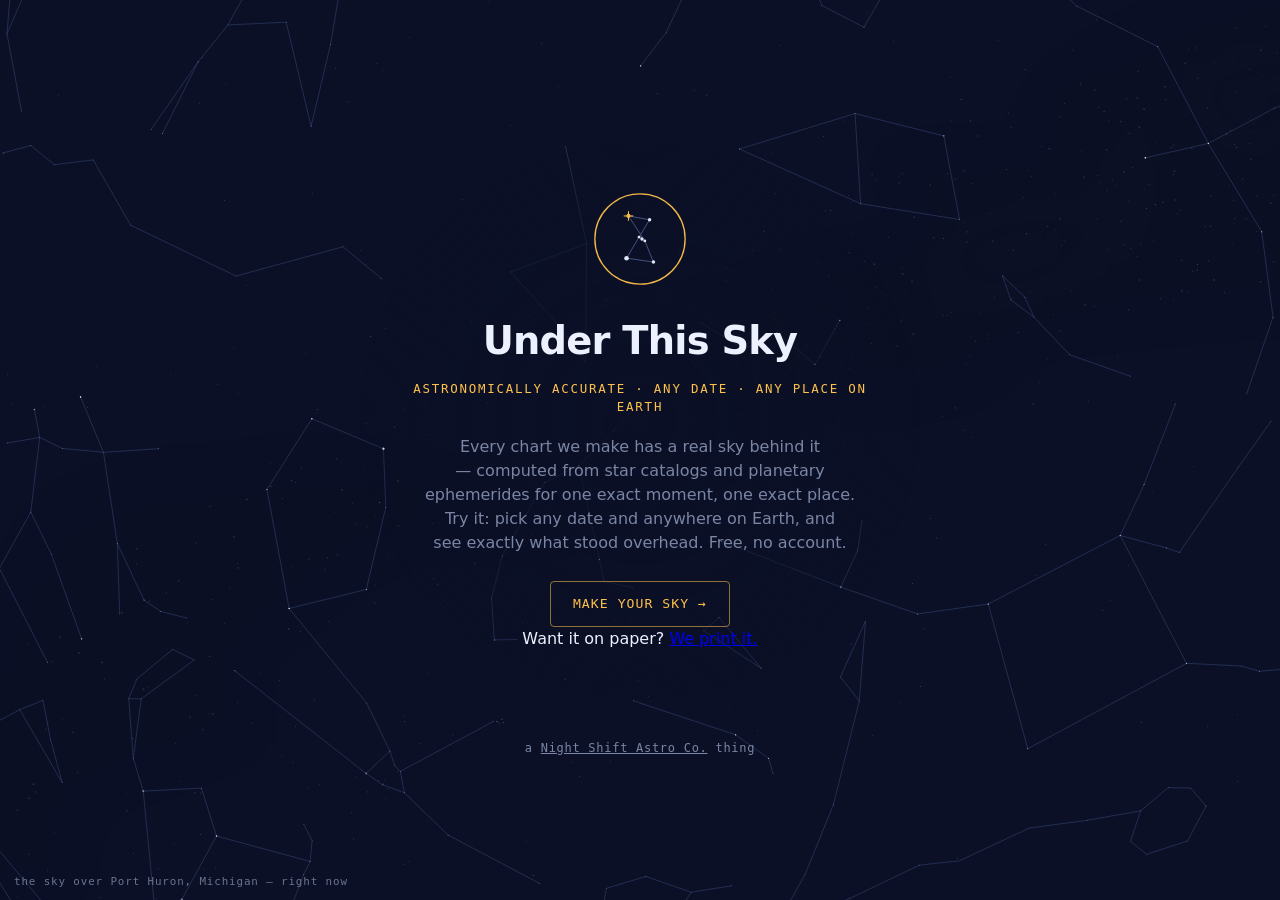
<file: index.html>
<!doctype html>
<html lang="en">
<head>
<meta charset="utf-8">
<meta name="viewport" content="width=device-width, initial-scale=1, viewport-fit=cover">
<title>Under This Sky — the real night sky, for your moment</title>
<meta name="description" content="Astronomically accurate personalized star charts. Every chart has a real sky behind it — scan the code on yours to explore it.">
<style>
  :root {
    --void: #0B1026; --raised: #141C30; --line: #1E2740;
    --dust: #7B86A4; --star: #EDF1FF; --gold: #FFC24B;
  }
  * { box-sizing: border-box; margin: 0; }
  html { -webkit-text-size-adjust: 100%; }
  body {
    min-height: 100dvh; background: var(--void); color: var(--star);
    font-family: ui-sans-serif, system-ui, -apple-system, "Segoe UI", Roboto, sans-serif;
    font-size: 16px; line-height: 1.5; display: flex; flex-direction: column;
    align-items: center; justify-content: center; text-align: center;
    padding: 24px 20px calc(24px + env(safe-area-inset-bottom));
    overflow-x: hidden;
  }
  #sky { position: fixed; inset: 0; z-index: 0; width: 100vw; height: 100dvh; }
  main {
    position: relative; z-index: 1; max-width: 560px;
    padding: 48px 28px; border-radius: 16px;
    background: radial-gradient(closest-side,
      rgba(11, 16, 38, 0.86), rgba(11, 16, 38, 0.55) 70%,
      rgba(11, 16, 38, 0) 100%);
  }
  .skycap {
    position: fixed; left: 14px;
    bottom: calc(10px + env(safe-area-inset-bottom)); z-index: 1;
    color: var(--dust); font-family: ui-monospace, monospace;
    font-size: 0.68rem; letter-spacing: 0.08em; opacity: 0.85;
  }
  .mark { width: 96px; height: 96px; margin: 0 auto 18px; opacity: 0.95; }
  h1 {
    font-size: clamp(1.6rem, 6vw, 2.4rem); font-weight: 800;
    letter-spacing: -0.02em; text-wrap: balance;
  }
  .tag {
    margin-top: 10px; color: var(--gold); font-family: ui-monospace, monospace;
    font-size: 0.78rem; letter-spacing: 0.14em; text-transform: uppercase;
  }
  p.lead { margin-top: 18px; color: var(--dust); font-size: 1.0rem; text-wrap: balance; }
  .cta {
    display: inline-block; margin-top: 26px; min-height: 44px; padding: 12px 22px;
    border: 1px solid color-mix(in srgb, var(--gold) 55%, transparent);
    border-radius: 4px; color: var(--gold); text-decoration: none;
    font-family: ui-monospace, monospace; font-size: 0.82rem;
    letter-spacing: 0.08em; text-transform: uppercase;
  }
  .cta:hover { background: color-mix(in srgb, var(--gold) 12%, transparent); }
  footer {
    position: relative; z-index: 1; margin-top: 40px; color: var(--dust);
    font-size: 0.75rem; font-family: ui-monospace, monospace; letter-spacing: 0.06em;
  }
  footer a { color: var(--dust); }
</style>
</head>
<body>
<canvas id="sky" aria-hidden="true"></canvas>
<main>
  <svg class="mark" viewBox="0 0 100 100" aria-hidden="true">
    <circle cx="50" cy="50" r="47" fill="none" stroke="#FFC24B" stroke-width="1.4"/>
    <g stroke="#4A5A8A" stroke-width="1">
      <line x1="38" y1="26" x2="60" y2="30"/><line x1="38" y1="26" x2="55" y2="52"/>
      <line x1="60" y1="30" x2="49" y2="48"/><line x1="49" y1="48" x2="52" y2="50"/>
      <line x1="52" y1="50" x2="55" y2="52"/><line x1="55" y1="52" x2="64" y2="74"/>
      <line x1="49" y1="48" x2="36" y2="70"/><line x1="36" y1="70" x2="64" y2="74"/>
    </g>
    <g fill="#EDF1FF">
      <circle cx="60" cy="30" r="1.8"/><circle cx="49" cy="48" r="1.5"/>
      <circle cx="52" cy="50" r="1.7"/><circle cx="55" cy="52" r="1.5"/>
      <circle cx="64" cy="74" r="1.8"/><circle cx="36" cy="70" r="2.4"/>
    </g>
    <g stroke="#FFC24B" stroke-width="1.1">
      <line x1="33" y1="26" x2="43" y2="26"/><line x1="38" y1="21" x2="38" y2="31"/>
    </g>
    <circle cx="38" cy="26" r="2.2" fill="#FFC24B"/>
  </svg>
  <h1>Under This Sky</h1>
  <div class="tag">Astronomically accurate &middot; any date &middot; any place on Earth</div>
  <p class="lead">Every chart we make has a real sky behind it — computed from star
  catalogs and planetary ephemerides for one exact moment, one exact place.
  Try it: pick any date and anywhere on Earth, and see exactly what stood
  overhead. Free, no account.</p>
  <a class="cta" href="/make.html">Make your sky &rarr;</a>
  <p class="sub">Want it on paper? <a href="https://nightshiftastroco.etsy.com"
  rel="noopener">We print it.</a></p>
</main>
<footer>a <a href="https://nightshiftastroco.etsy.com" rel="noopener">Night Shift Astro Co.</a> thing</footer>
<div class="skycap">the sky over Port Huron, Michigan — right now</div>
<script src="viewer/projection.js"></script>
<script src="home_sky.js"></script>
<script src="landing.js"></script>
</body>
</html>
</file>
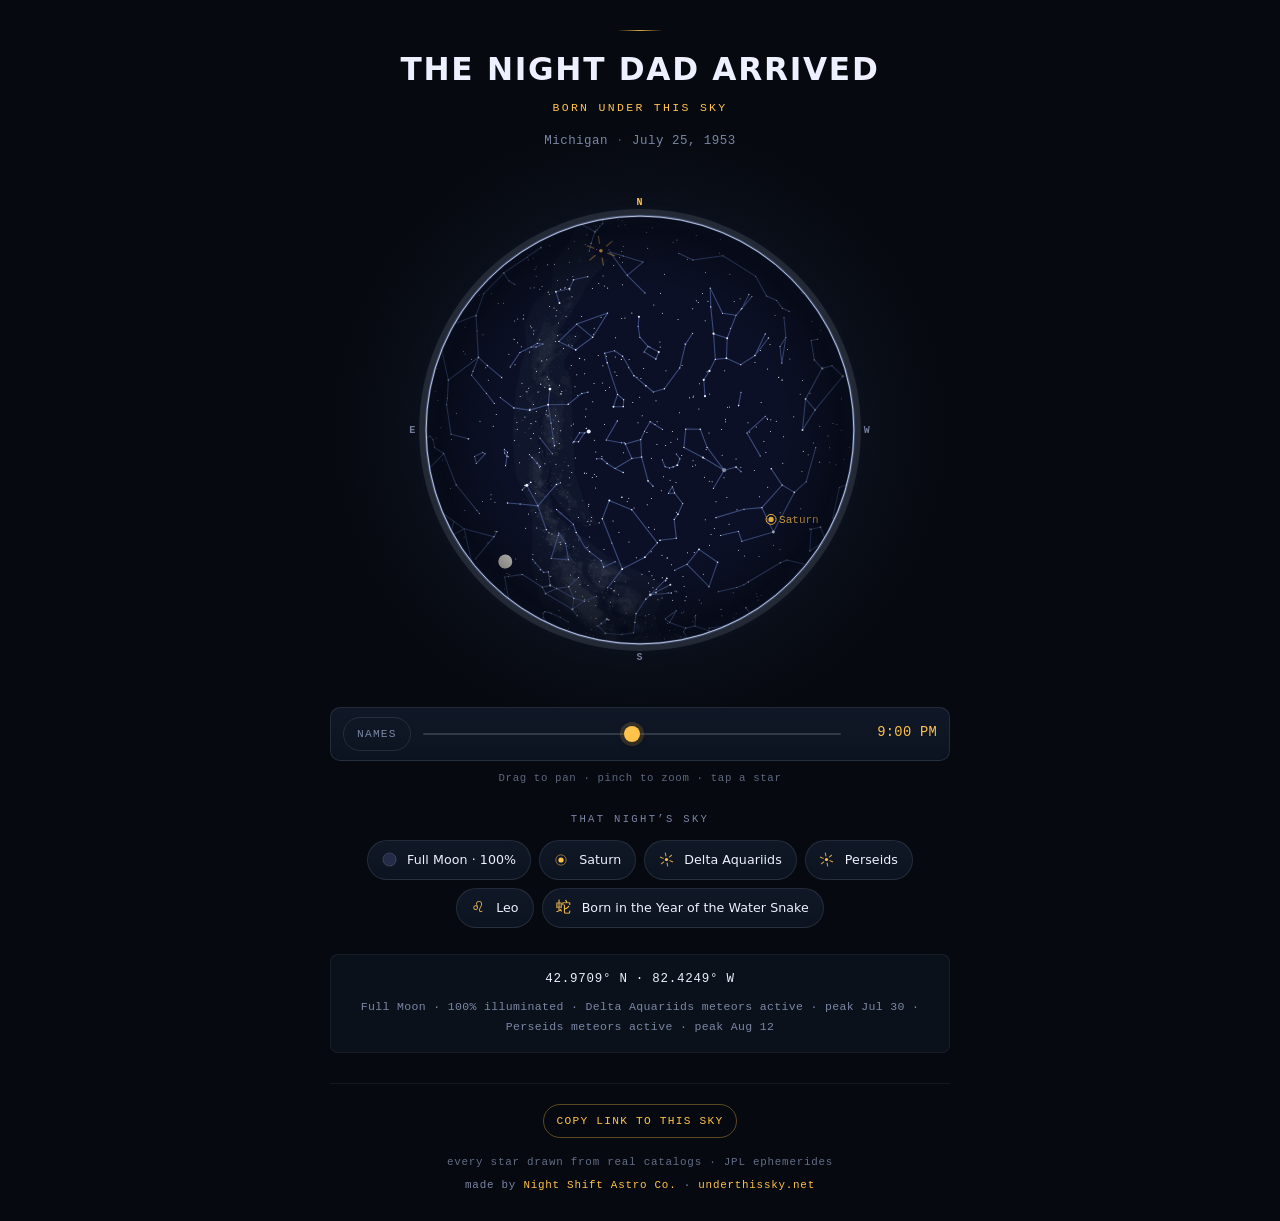
<file: s/obkqxfbf/index.html>
<!doctype html>
<html lang="en">
<head>
<meta charset="utf-8">
<meta name="viewport" content="width=device-width, initial-scale=1, viewport-fit=cover">
<title>THE NIGHT DAD ARRIVED — Under This Sky</title>
<meta name="description" content="The real night sky over Michigan — July 25, 1953. Astronomically accurate, interactive.">
<meta name="robots" content="noindex">
<link rel="stylesheet" href="sky.css">
</head>
<body>
<div class="page">
  <header class="keep">
    <div class="rule" aria-hidden="true"></div>
    <h1>THE NIGHT DAD ARRIVED</h1>
    <div class="occasion">Born under this sky</div>
    <div class="whereline">
      <span>Michigan</span>
      <span class="sep" aria-hidden="true">·</span>
      <span id="when">July 25, 1953</span>
    </div>
  </header>

  <div class="stage">
    <div class="skywrap">
      <canvas id="sky" aria-label="Interactive star chart"></canvas>
      <div id="tip" role="status"></div>
    </div>
  </div>

  <div class="bar">
    <button id="labelsbtn" class="ctl" type="button" aria-pressed="false">Names</button>
    <input id="time" type="range" min="-360" max="360" step="5" value="0"
           aria-label="Time of night">
    <div class="clock" id="tlabel"></div>
  </div>
  <p class="hint">Drag to pan &middot; pinch to zoom &middot; tap a star</p>

  <section class="details">
    <h2 class="eyebrow">That night&rsquo;s sky</h2>
    <div id="strip" class="strip" aria-label="That night's sky"></div>
    <div id="stripnote" class="stripnote" role="status"></div>
  </section>

  <section class="plate">
    <div class="coords">42.9709° N   ·   82.4249° W</div>
    <div class="events">Full Moon · 100% illuminated   ·   Delta Aquariids meteors active · peak Jul 30   ·   Perseids meteors active · peak Aug 12</div>
  </section>

  <footer>
    <button id="copybtn" class="ctl ghost" type="button">Copy link to this sky</button>
    <div class="prov">every star drawn from real catalogs &middot; JPL ephemerides</div>
    <div class="brand">made by
      <a href="https://nightshiftastroco.etsy.com" rel="noopener">Night Shift Astro Co.</a>
      &middot; <a href="https://underthissky.net">underthissky.net</a>
    </div>
  </footer>
</div>
<script>window.SKY = {"meta":{"title":"THE NIGHT DAD ARRIVED","subtitle":"Born under this sky","place":"Michigan","lat":42.9709,"lon":-82.4249,"tz":"America/Detroit","theme":"classic","date_label":"July 25, 1953","t0_epoch_ms":-518652000000,"utc_offset_min":-300,"events":["Full Moon \u00b7 100% illuminated","Delta Aquariids meteors active \u00b7 peak Jul 30","Perseids meteors active \u00b7 peak Aug 12"],"occasion":"birth","zodiac":{"label":"\u264c Leo","glyph":"\u264c","text":"Leo","tip":"Leo by the calendar \u2014 the Sun itself stood in Cancer that day.","target":"Leo"},"chinese":{"label":"Born in the Year of the Water Snake","tip":"Born in the Year of the Water Snake (\u7678\u5df3) \u2014 a year named by Jupiter, the Year Star (\u6b72\u661f), on its twelve-year journey. The Year Star is on this chart.","hanzi":"\u86c7","ganzhi":"\u7678\u5df3"},"showers":[{"name":"Delta Aquariids","ra":22.7,"dec":-16.4,"peak":"Jul 30"},{"name":"Perseids","ra":3.2,"dec":58.0,"peak":"Aug 12"}]},"window":{"start_min":-360,"step_min":30,"samples":[{"lst":10.72358,"moon":[19.7753,-22.63,0.994,1],"sun":[8.3663,19.446],"planets":[[8.2384,14.775],[5.3139,20.725],[8.026,21.566],[5.1303,22.307],[13.4192,-6.314]]},{"lst":11.22495,"moon":[19.8005,-22.577,0.994,1],"sun":[8.3676,19.441],"planets":[[8.2374,14.779],[5.3155,20.728],[8.027,21.563],[5.1306,22.308],[13.4193,-6.315]]},{"lst":11.72632,"moon":[19.825,-22.527,0.995,1],"sun":[8.369,19.437],"planets":[[8.2364,14.783],[5.3171,20.73],[8.0279,21.561],[5.1309,22.308],[13.4193,-6.315]]},{"lst":12.22769,"moon":[19.8488,-22.478,0.995,1],"sun":[8.3703,19.432],"planets":[[8.2354,14.786],[5.3188,20.733],[8.0288,21.558],[5.1312,22.309],[13.4194,-6.316]]},{"lst":12.72906,"moon":[19.8718,-22.43,0.996,1],"sun":[8.3717,19.427],"planets":[[8.2345,14.79],[5.3204,20.735],[8.0298,21.555],[5.1315,22.309],[13.4195,-6.316]]},{"lst":13.23043,"moon":[19.8941,-22.383,0.996,1],"sun":[8.373,19.423],"planets":[[8.2335,14.793],[5.322,20.738],[8.0307,21.553],[5.1318,22.309],[13.4195,-6.317]]},{"lst":13.7318,"moon":[19.9155,-22.335,0.996,1],"sun":[8.3744,19.418],"planets":[[8.2325,14.797],[5.3237,20.74],[8.0317,21.55],[5.1321,22.31],[13.4196,-6.317]]},{"lst":14.23317,"moon":[19.936,-22.288,0.996,1],"sun":[8.3758,19.413],"planets":[[8.2315,14.8],[5.3253,20.743],[8.0326,21.547],[5.1324,22.31],[13.4196,-6.318]]},{"lst":14.73453,"moon":[19.9557,-22.239,0.997,1],"sun":[8.3771,19.409],"planets":[[8.2306,14.804],[5.3269,20.745],[8.0336,21.545],[5.1327,22.31],[13.4197,-6.318]]},{"lst":15.2359,"moon":[19.9746,-22.188,0.997,1],"sun":[8.3785,19.404],"planets":[[8.2296,14.807],[5.3286,20.748],[8.0345,21.542],[5.133,22.311],[13.4198,-6.318]]},{"lst":15.73727,"moon":[19.9927,-22.135,0.997,1],"sun":[8.3799,19.399],"planets":[[8.2286,14.811],[5.3302,20.75],[8.0355,21.539],[5.1333,22.311],[13.4198,-6.319]]},{"lst":16.23864,"moon":[20.0101,-22.08,0.997,1],"sun":[8.3813,19.395],"planets":[[8.2277,14.815],[5.3319,20.753],[8.0364,21.537],[5.1336,22.311],[13.4199,-6.319]]},{"lst":16.74001,"moon":[20.0267,-22.022,0.998,1],"sun":[8.3826,19.39],"planets":[[8.2267,14.818],[5.3335,20.755],[8.0374,21.534],[5.1339,22.312],[13.42,-6.32]]},{"lst":17.24138,"moon":[20.0426,-21.959,0.998,1],"sun":[8.384,19.385],"planets":[[8.2258,14.822],[5.3352,20.758],[8.0383,21.531],[5.1341,22.312],[13.42,-6.32]]},{"lst":17.74275,"moon":[20.058,-21.893,0.998,1],"sun":[8.3854,19.38],"planets":[[8.2248,14.826],[5.3368,20.76],[8.0393,21.529],[5.1344,22.313],[13.4201,-6.321]]},{"lst":18.24412,"moon":[20.0729,-21.823,0.998,1],"sun":[8.3868,19.376],"planets":[[8.2239,14.829],[5.3385,20.763],[8.0403,21.526],[5.1347,22.313],[13.4201,-6.321]]},{"lst":18.74549,"moon":[20.0874,-21.748,0.998,1],"sun":[8.3882,19.371],"planets":[[8.2229,14.833],[5.3401,20.765],[8.0412,21.523],[5.135,22.313],[13.4202,-6.322]]},{"lst":19.24686,"moon":[20.1016,-21.668,0.998,1],"sun":[8.3895,19.366],"planets":[[8.222,14.837],[5.3417,20.768],[8.0422,21.521],[5.1353,22.314],[13.4203,-6.322]]},{"lst":19.74822,"moon":[20.1156,-21.583,0.998,1],"sun":[8.3909,19.362],"planets":[[8.2211,14.84],[5.3434,20.77],[8.0431,21.518],[5.1356,22.314],[13.4203,-6.323]]},{"lst":20.24959,"moon":[20.1295,-21.493,0.999,1],"sun":[8.3923,19.357],"planets":[[8.2201,14.844],[5.345,20.773],[8.0441,21.515],[5.1359,22.314],[13.4204,-6.323]]},{"lst":20.75096,"moon":[20.1435,-21.399,0.999,1],"sun":[8.3937,19.353],"planets":[[8.2192,14.848],[5.3467,20.775],[8.045,21.513],[5.1362,22.315],[13.4205,-6.324]]},{"lst":21.25233,"moon":[20.1576,-21.299,0.999,1],"sun":[8.3951,19.348],"planets":[[8.2183,14.852],[5.3483,20.778],[8.046,21.51],[5.1365,22.315],[13.4205,-6.324]]},{"lst":21.7537,"moon":[20.1719,-21.195,0.999,1],"sun":[8.3965,19.343],"planets":[[8.2173,14.856],[5.35,20.781],[8.0469,21.507],[5.1368,22.316],[13.4206,-6.325]]},{"lst":22.25507,"moon":[20.1866,-21.086,0.999,1],"sun":[8.3978,19.339],"planets":[[8.2164,14.859],[5.3516,20.783],[8.0479,21.505],[5.1371,22.316],[13.4207,-6.325]]},{"lst":22.75644,"moon":[20.2017,-20.974,0.999,1],"sun":[8.3992,19.334],"planets":[[8.2155,14.863],[5.3532,20.786],[8.0488,21.502],[5.1374,22.316],[13.4207,-6.326]]}],"planet_names":["Mercury","Venus","Mars","Jupiter","Saturn"]},"stars":[[0.0266,-77.066,4.8],[0.0327,-6.014,4.4],[0.0623,-17.336,4.5],[0.075,-10.51,5.0],[0.0889,-5.708,4.6],[0.1398,29.09,2.1],[0.1529,59.15,2.3],[0.1568,-45.747,3.9],[0.1877,-15.468,4.9],[0.2206,15.184,2.8],[0.2434,20.207,4.8],[0.244,-18.933,4.4],[0.2849,38.682,4.6],[0.3055,36.785,4.5],[0.3238,-8.824,3.6],[0.3341,-64.875,4.2],[0.3433,8.19,5.4],[0.4279,-77.254,2.8],[0.4367,-43.68,3.9],[0.4381,-42.306,2.4],[0.4655,-33.007,4.9],[0.5236,-48.804,4.8],[0.5257,-62.958,4.4],[0.5259,-62.966,4.5],[0.5295,54.522,4.7],[0.55,62.932,4.2],[0.6147,33.719,4.3],[0.6162,53.897,3.7],[0.6426,29.312,4.3],[0.6555,30.861,3.3],[0.6751,56.537,2.2],[0.6888,-46.085,4.6],[0.7011,50.513,4.8],[0.7226,-57.463,4.4],[0.7245,47.025,5.0],[0.7265,-17.987,2.0],[0.7365,-10.61,4.8],[0.7454,48.284,4.5],[0.789,24.267,4.1],[0.8048,7.3,5.9],[0.8114,7.585,4.4],[0.8139,50.968,4.9],[0.8183,57.815,3.5],[0.8302,41.079,4.5],[0.8835,-1.144,4.8],[0.8845,61.124,4.8],[0.9167,58.973,4.8],[0.9444,59.181,4.6],[0.9451,60.717,2.1],[0.9459,38.499,3.9],[0.9534,23.418,4.4],[0.9768,-29.357,4.3],[1.047,31.804,5.5],[1.0491,7.89,4.3],[1.1014,-46.718,3.3],[1.1397,-55.246,3.9],[1.1432,-10.182,3.5],[1.1456,86.257,4.2],[1.1584,47.242,4.3],[1.1622,35.621,2.1],[1.185,55.15,4.3],[1.1909,21.035,4.7],[1.1943,30.09,4.5],[1.2292,24.584,4.7],[1.253,-45.532,5.0],[1.2627,-68.876,4.2],[1.3244,27.264,4.7],[1.3347,58.232,5.0],[1.3723,45.529,4.9],[1.4004,-8.183,3.6],[1.427,-14.599,4.9],[1.4302,60.235,2.7],[1.4322,68.13,4.7],[1.4609,45.407,4.8],[1.4728,-43.318,3.4],[1.5031,6.144,4.8],[1.5209,-49.073,3.9],[1.5247,15.346,3.6],[1.5655,59.232,4.7],[1.6133,41.405,4.1],[1.6286,-57.237,0.5],[1.6332,48.628,3.6],[1.6763,40.577,5.0],[1.6905,5.488,4.5],[1.6964,42.613,5.0],[1.7121,-3.69,5.0],[1.7277,50.689,4.0],[1.7345,-15.937,3.5],[1.7566,9.158,4.3],[1.8264,-10.686,4.7],[1.8577,-10.335,3.7],[1.8847,29.579,3.4],[1.8922,19.294,3.9],[1.8926,3.188,4.6],[1.8941,-46.303,4.4],[1.9066,63.67,3.4],[1.9107,20.808,2.6],[1.9156,-67.647,4.7],[1.9326,-51.609,3.7],[1.9333,68.685,5.0],[1.9445,-22.527,4.9],[1.9528,-47.385,4.8],[1.9655,23.596,4.8],[1.9795,-61.57,2.9],[2.0001,-21.078,4.0],[2.0326,70.907,4.5],[2.0341,2.764,3.8],[2.0384,54.488,5.0],[2.0573,72.421,4.0],[2.065,42.33,2.1],[2.0748,-29.297,4.7],[2.1196,23.462,2.0],[2.1415,37.859,4.8],[2.157,25.94,5.0],[2.1591,34.987,3.0],[2.2062,30.303,4.9],[2.2167,8.847,4.4],[2.2204,44.232,4.8],[2.2752,-51.512,3.6],[2.2842,34.224,4.8],[2.2886,33.847,4.0],[2.3224,-2.978,6.5],[2.3625,-68.659,4.1],[2.4271,50.279,4.7],[2.4325,-12.29,4.9],[2.4498,-47.704,4.2],[2.4693,8.46,4.3],[2.4844,67.402,4.5],[2.5297,89.264,2.0],[2.5348,-15.245,4.7],[2.5641,-28.232,5.0],[2.5979,5.593,4.9],[2.658,0.329,4.1],[2.6594,-11.872,4.8],[2.6598,-68.267,4.1],[2.6633,-42.892,4.7],[2.6777,-54.55,5.2],[2.6778,-39.855,4.1],[2.7041,40.194,4.9],[2.7217,3.236,3.5],[2.7242,27.707,4.7],[2.7354,-13.859,4.2],[2.7366,49.228,4.1],[2.749,10.114,4.3],[2.7517,-18.573,4.5],[2.759,-67.617,4.8],[2.7985,29.247,4.5],[2.8182,-32.406,4.5],[2.8331,27.261,3.6],[2.8413,-75.067,4.8],[2.8431,38.319,4.2],[2.8449,55.895,3.8],[2.8506,-21.004,4.8],[2.8586,35.06,4.6],[2.9043,52.762,3.9],[2.9405,-8.898,3.9],[2.971,-40.305,2.9],[2.9794,39.663,4.7],[2.9799,-64.071,5.0],[2.9844,35.183,4.9],[2.9869,21.34,4.6],[2.9952,8.907,4.7],[3.038,4.09,2.5],[3.0399,-23.624,4.1],[3.0602,-59.738,5.1],[3.0799,53.506,2.9],[3.0863,38.84,3.3],[3.0923,56.706,4.8],[3.1361,40.956,2.1],[3.151,49.613,4.0],[3.1583,44.858,3.8],[3.1882,39.612,4.6],[3.1938,19.727,4.3],[3.199,74.394,4.8],[3.2012,-28.988,3.8],[3.2484,21.044,4.9],[3.2639,-8.82,4.8],[3.3061,-22.511,4.9],[3.3122,34.223,4.8],[3.3227,3.37,4.8],[3.3253,-21.758,3.7],[3.3319,-43.07,4.3],[3.3331,65.652,4.7],[3.339,29.048,4.5],[3.3574,43.33,5.0],[3.4054,49.861,1.8],[3.4136,9.029,3.6],[3.4528,9.733,3.7],[3.4675,49.063,5.0],[3.4845,59.94,4.2],[3.4895,49.509,4.7],[3.4896,-62.938,4.7],[3.4985,58.879,4.5],[3.5096,47.995,4.4],[3.5103,-5.075,4.7],[3.5145,12.937,4.1],[3.5488,-9.458,3.7],[3.5631,-21.633,4.3],[3.6082,48.193,4.3],[3.6146,0.402,4.3],[3.6182,-40.275,4.6],[3.7041,-31.938,5.0],[3.7063,33.965,5.0],[3.7139,-37.314,4.6],[3.7154,47.788,3.0],[3.7208,-9.763,3.5],[3.7366,-64.807,3.8],[3.7386,32.288,3.8],[3.7479,24.113,3.7],[3.7532,42.579,3.8],[3.7535,24.467,4.3],[3.7638,24.368,3.9],[3.7673,63.345,4.8],[3.769,-12.102,4.4],[3.7721,23.948,4.1],[3.7808,-23.25,4.2],[3.7873,-74.239,3.3],[3.7914,24.105,2.9],[3.81,-37.62,4.3],[3.8194,24.053,3.6],[3.8242,-36.2,4.2],[3.8254,65.526,4.4],[3.8393,71.332,4.6],[3.8952,-24.612,4.6],[3.9022,31.884,2.8],[3.9049,-2.955,4.5],[3.9523,61.109,5.0],[3.9571,63.072,5.0],[3.9642,40.01,2.9],[3.9672,-13.509,3.0],[3.9791,-61.4,4.6],[3.9827,35.791,4.0],[3.9987,-24.016,4.6],[4.0113,12.49,3.4],[4.0149,-62.159,4.5],[4.0217,-61.079,5.0],[4.0526,5.989,3.9],[4.0742,59.156,5.0],[4.0783,22.082,4.4],[4.1097,50.351,4.2],[4.1444,47.713,4.0],[4.1807,-41.994,4.9],[4.1978,-6.838,4.0],[4.2323,9.264,4.8],[4.2334,-42.294,3.9],[4.2399,-10.256,4.9],[4.2404,-62.474,3.3],[4.2481,40.484,4.7],[4.2483,48.409,4.1],[4.2545,-7.653,4.4],[4.2589,8.892,4.3],[4.2671,-51.487,4.3],[4.2747,-59.302,4.4],[4.2877,20.579,4.9],[4.2982,-33.798,3.5],[4.3041,50.296,4.6],[4.3299,15.628,3.6],[4.3392,27.351,5.0],[4.3402,34.567,4.9],[4.3592,46.499,4.8],[4.3822,17.543,3.8],[4.4006,-34.017,4.0],[4.4016,17.444,4.8],[4.4228,22.294,4.2],[4.4248,17.928,4.3],[4.4385,22.814,4.3],[4.4391,15.618,4.5],[4.4434,14.714,4.7],[4.474,16.36,5.0],[4.4762,15.962,3.8],[4.4769,19.18,3.5],[4.4777,15.871,3.4],[4.5093,16.194,4.8],[4.5139,-44.954,5.1],[4.5313,-0.044,4.9],[4.5585,-29.766,4.5],[4.5641,14.844,4.7],[4.5666,-55.045,3.3],[4.5925,-30.562,3.8],[4.5942,10.161,4.2],[4.5987,16.509,0.9],[4.6053,-3.352,3.9],[4.6115,41.265,4.2],[4.636,12.511,4.3],[4.6363,-14.304,3.9],[4.6482,-12.123,5.0],[4.6546,15.918,4.7],[4.674,-19.671,4.3],[4.676,-41.864,4.4],[4.701,-37.144,5.0],[4.7041,22.957,4.3],[4.7178,-70.931,5.5],[4.7584,-3.255,4.0],[4.8307,6.961,3.2],[4.8318,37.488,4.9],[4.8435,8.9,4.3],[4.8534,5.605,3.7],[4.8755,14.251,4.7],[4.8772,36.703,4.8],[4.8816,-5.453,4.4],[4.8897,2.508,5.3],[4.9008,66.343,4.3],[4.9042,2.441,3.7],[4.9149,10.151,4.6],[4.9395,13.514,4.1],[4.9499,33.166,2.7],[4.9548,53.752,4.4],[4.9758,1.714,4.5],[4.9876,37.89,4.9],[4.9988,-12.537,4.8],[5.0238,-20.052,4.9],[5.024,-7.174,4.8],[5.0328,43.823,3.0],[5.0413,41.076,3.7],[5.0516,21.59,4.6],[5.057,60.442,4.0],[5.0734,-35.483,4.5],[5.0762,15.404,4.7],[5.091,-22.371,3.2],[5.0919,-57.473,4.7],[5.1086,41.234,3.2],[5.1113,51.598,5.0],[5.1242,18.645,4.9],[5.1308,-5.086,2.8],[5.1524,-8.754,4.2],[5.1617,15.597,4.8],[5.205,-11.869,4.5],[5.2155,-16.205,3.3],[5.2205,-12.941,4.4],[5.2215,2.861,4.5],[5.2238,38.484,4.8],[5.2293,-67.185,4.8],[5.2423,-8.202,0.2],[5.2782,45.998,0.1],[5.2914,-34.895,4.8],[5.2934,-6.844,3.6],[5.3029,33.372,4.5],[5.319,40.099,4.7],[5.3213,22.096,5.0],[5.3263,-13.177,4.3],[5.3331,-12.316,5.3],[5.3408,-21.24,4.7],[5.3627,-0.382,4.7],[5.376,79.231,5.1],[5.3806,3.544,5.0],[5.3991,-7.808,4.1],[5.4071,17.384,5.0],[5.4079,-2.397,3.4],[5.4125,1.846,4.9],[5.4189,6.35,1.6],[5.4382,28.607,1.6],[5.4473,3.096,4.6],[5.4606,21.937,4.9],[5.4708,-20.759,2.8],[5.4955,-1.092,4.7],[5.5131,5.948,4.2],[5.5202,-35.471,3.9],[5.5313,-76.341,5.2],[5.5322,-7.302,4.6],[5.5334,-0.299,2.2],[5.5369,18.594,4.3],[5.5455,32.192,4.7],[5.5455,-17.822,2.6],[5.5604,-62.49,3.8],[5.5803,9.49,4.4],[5.5841,-6.002,4.8],[5.5856,9.934,3.4],[5.5877,-5.387,5.0],[5.5897,-5.416,5.0],[5.5898,-4.838,4.6],[5.5906,-5.91,2.8],[5.6036,-1.202,1.7],[5.6151,9.291,4.1],[5.6274,21.143,3.0],[5.6458,-2.6,3.8],[5.6481,-7.213,4.8],[5.6531,4.121,4.5],[5.6608,-34.074,2.6],[5.6793,-1.943,1.7],[5.6808,-1.129,5.0],[5.6883,16.534,4.8],[5.708,1.475,4.9],[5.7411,-22.448,3.6],[5.7462,-65.736,4.3],[5.7826,-14.822,3.5],[5.7881,-51.067,3.9],[5.7959,-9.67,2.1],[5.8169,24.568,4.9],[5.8196,39.181,4.5],[5.8258,12.651,4.9],[5.8305,-56.167,4.5],[5.8493,-35.768,3.1],[5.8507,37.306,4.7],[5.8554,-20.879,3.8],[5.8582,39.148,4.0],[5.874,1.855,4.8],[5.8852,-33.801,4.9],[5.8888,27.612,4.6],[5.9017,-63.09,4.7],[5.9064,20.276,4.4],[5.9141,55.707,5.0],[5.9195,7.407,0.5],[5.925,-37.121,5.0],[5.9401,-14.168,3.7],[5.9589,-35.283,4.4],[5.9666,25.954,4.8],[5.9858,-42.815,4.0],[5.9921,54.285,3.7],[5.9921,44.947,1.9],[5.9954,37.213,2.6],[5.9989,45.937,4.3],[6.0009,-3.074,4.5],[6.0307,-10.598,4.9],[6.0397,9.647,4.1],[6.0653,20.138,4.6],[6.0687,23.263,4.2],[6.0831,-16.484,4.9],[6.1026,-14.935,4.7],[6.1255,-37.253,5.0],[6.1262,14.768,4.4],[6.1716,-54.969,4.7],[6.199,14.209,4.5],[6.2009,16.13,5.0],[6.2476,-6.275,4.0],[6.248,22.507,3.3],[6.2563,29.498,4.3],[6.2625,-13.718,5.0],[6.2759,-35.141,4.4],[6.3141,69.32,4.8],[6.3271,59.011,4.4],[6.3332,-2.944,4.9],[6.3386,-30.063,3.0],[6.3686,-33.436,3.9],[6.3783,-17.956,2.0],[6.3827,22.514,2.9],[6.3961,4.593,4.4],[6.3992,-52.696,-0.6],[6.415,49.288,4.9],[6.4695,-32.58,4.5],[6.4803,-7.033,3.8],[6.4827,20.212,4.1],[6.5309,-23.418,4.3],[6.5484,7.333,4.5],[6.5829,-52.976,4.3],[6.5843,-22.965,4.5],[6.6114,-19.256,4.0],[6.6285,16.399,1.9],[6.6294,-43.196,3.2],[6.6315,-18.237,4.4],[6.6546,-14.146,4.8],[6.6555,42.489,4.8],[6.683,9.896,4.7],[6.7322,25.131,3.1],[6.7331,13.228,4.5],[6.7525,-16.716,-1.4],[6.7548,12.896,3.4],[6.7706,59.442,4.9],[6.7888,8.037,4.8],[6.7977,2.412,4.5],[6.8032,-61.941,3.2],[6.8307,-32.508,3.5],[6.8309,-53.622,4.4],[6.8323,-50.615,2.9],[6.8461,41.781,5.0],[6.8479,-34.367,5.0],[6.8798,33.961,3.6],[6.8925,-20.224,4.8],[6.9022,-24.184,3.9],[6.9032,-12.039,4.1],[6.9107,13.178,4.7],[6.9271,-20.136,4.7],[6.9352,-14.043,5.0],[6.9356,-17.054,4.4],[6.9378,-48.721,4.9],[6.9546,58.423,4.3],[6.9603,45.094,4.9],[6.9771,-28.972,1.5],[7.0011,76.977,4.5],[7.0287,-27.935,3.5],[7.0485,-4.239,5.0],[7.0504,-23.833,3.0],[7.0626,-15.633,4.1],[7.0649,-49.584,4.9],[7.0685,20.57,4.0],[7.1399,-26.393,1.8],[7.1458,-70.499,3.8],[7.1475,-39.656,4.8],[7.1705,-4.237,4.9],[7.1857,30.245,4.4],[7.1943,39.321,4.9],[7.1977,-0.493,4.2],[7.2093,-46.759,4.5],[7.2204,-45.183,4.9],[7.2256,-44.64,4.4],[7.2376,-26.353,4.4],[7.2439,-48.272,4.8],[7.2468,-26.773,4.0],[7.2764,-27.881,4.7],[7.2769,-23.316,4.8],[7.2805,-67.957,4.0],[7.2857,-37.097,2.7],[7.3015,16.54,3.6],[7.3051,-36.734,4.7],[7.3089,49.465,5.0],[7.3112,-24.559,4.9],[7.3118,-24.954,4.4],[7.3354,21.982,3.5],[7.3704,-19.017,4.9],[7.4016,-29.303,2.5],[7.4275,9.276,5.0],[7.4288,27.798,3.8],[7.4452,49.212,4.6],[7.4525,8.289,2.9],[7.4694,8.926,4.3],[7.4852,31.785,4.2],[7.4872,-43.301,3.2],[7.4966,12.007,4.5],[7.4976,-23.024,4.8],[7.5118,-30.962,4.7],[7.5179,82.411,4.9],[7.5633,-14.524,4.8],[7.5676,-22.296,4.4],[7.5766,31.888,1.6],[7.5897,-28.369,4.7],[7.5944,-52.534,4.9],[7.5987,26.896,4.1],[7.6228,-34.969,4.5],[7.6383,-25.365,4.7],[7.6472,-26.804,3.8],[7.6528,34.584,4.9],[7.655,5.225,0.4],[7.6576,-38.308,4.8],[7.6731,-15.264,5.0],[7.6875,-9.551,3.9],[7.697,-72.606,3.9],[7.7168,58.71,4.9],[7.7219,28.884,4.2],[7.7257,-28.411,4.6],[7.7301,-28.955,3.9],[7.7408,24.398,3.6],[7.7542,-37.969,3.6],[7.7553,28.026,1.2],[7.7687,18.51,4.9],[7.8014,-25.937,4.4],[7.8056,-47.078,4.7],[7.8171,-24.912,5.3],[7.8206,-46.373,4.1],[7.8216,-24.86,3.3],[7.8703,-40.576,3.7],[7.8774,-38.863,4.5],[7.8843,-49.613,4.6],[7.8884,-48.103,4.2],[7.8916,26.766,5.0],[7.9463,-52.982,3.5],[7.9477,-22.88,4.2],[7.9611,-30.335,4.8],[7.9707,-49.245,4.5],[7.9956,-3.68,4.9],[7.9978,-18.399,4.6],[8.0055,-63.567,4.8],[8.0204,-1.393,4.7],[8.0378,2.335,4.4],[8.0586,27.794,4.9],[8.0597,-40.003,2.2],[8.1257,-24.304,2.8],[8.1322,-68.617,4.3],[8.141,51.507,4.8],[8.1432,-2.984,4.4],[8.1502,-61.302,4.7],[8.1505,-19.245,4.4],[8.1589,-47.337,1.8],[8.1879,-12.927,4.7],[8.1893,-39.619,4.4],[8.1905,-42.987,4.7],[8.2035,17.648,4.7],[8.2222,-15.788,5.0],[8.2249,-35.9,4.8],[8.2341,-40.348,4.4],[8.2753,9.186,3.5],[8.3087,-76.92,4.0],[8.3093,-36.659,4.4],[8.3344,27.218,5.1],[8.3441,-77.484,4.3],[8.3564,-33.054,4.8],[8.3752,-59.509,1.9],[8.3755,-48.49,4.8],[8.3806,43.188,4.2],[8.4277,-3.906,3.9],[8.429,-66.137,3.8],[8.5044,60.718,3.4],[8.5888,-58.009,4.8],[8.6274,-42.989,4.1],[8.6276,5.704,4.1],[8.646,3.341,4.5],[8.6618,-29.561,4.9],[8.6671,-12.475,5.0],[8.6684,-35.308,4.0],[8.6702,64.328,4.6],[8.6716,-52.922,3.6],[8.677,-59.761,4.3],[8.6771,-46.649,3.8],[8.687,-47.317,4.7],[8.6954,-15.943,4.9],[8.7071,-53.114,4.8],[8.7204,3.399,4.3],[8.7214,21.469,4.7],[8.7265,-33.186,3.7],[8.7279,-7.234,4.6],[8.74,-42.649,4.0],[8.7447,18.154,3.9],[8.7451,-54.709,1.9],[8.7671,-46.042,3.9],[8.7729,-13.548,4.3],[8.7783,28.76,4.0],[8.7785,-56.77,4.5],[8.7796,6.419,3.4],[8.8072,5.838,4.3],[8.8299,-45.308,4.9],[8.8422,-27.71,4.0],[8.9175,-60.645,3.8],[8.9232,5.946,3.1],[8.9254,-27.682,4.9],[8.9387,-52.723,4.7],[8.9496,-59.229,4.9],[8.9748,11.858,4.3],[8.9868,48.042,3.1],[9.0015,-41.254,4.5],[9.0107,41.783,4.0],[9.0408,-66.396,4.0],[9.0424,67.63,4.7],[9.0604,47.157,3.6],[9.0692,-47.098,3.8],[9.0858,-72.603,4.5],[9.094,-70.538,4.7],[9.0995,5.092,5.0],[9.1088,38.452,4.6],[9.1333,-43.433,2.2],[9.1341,-25.859,4.6],[9.1479,51.605,4.5],[9.1732,67.134,4.8],[9.1819,63.514,4.7],[9.1828,-58.967,3.4],[9.1846,-44.868,5.0],[9.188,-62.317,4.0],[9.22,-69.717,1.7],[9.2394,2.314,3.9],[9.2602,-38.57,4.9],[9.2625,-37.413,4.6],[9.2698,54.022,4.8],[9.27,-57.541,4.3],[9.2848,-59.275,2.2],[9.3141,36.803,3.8],[9.3296,-11.975,4.8],[9.3414,-9.556,4.8],[9.3491,-62.405,4.8],[9.3509,34.393,3.1],[9.3582,-25.965,4.7],[9.3686,-55.011,2.5],[9.3867,-28.834,4.7],[9.4109,26.182,4.5],[9.4551,-22.344,4.7],[9.4598,-8.659,2.0],[9.4858,-2.769,4.6],[9.4874,-35.951,4.5],[9.5117,-40.467,3.6],[9.5204,-57.034,3.2],[9.5255,63.062,3.6],[9.5287,22.968,4.3],[9.5324,11.3,5.0],[9.533,-1.185,4.5],[9.5477,51.677,3.2],[9.5704,36.398,4.5],[9.5741,-59.23,4.1],[9.5747,69.83,4.5],[9.5804,52.051,4.5],[9.5844,39.621,4.8],[9.6138,-49.355,4.3],[9.6182,81.326,4.3],[9.6202,6.836,5.0],[9.6409,4.649,4.7],[9.6558,-61.328,4.5],[9.6643,-1.143,3.9],[9.6718,-14.332,5.1],[9.6858,9.892,3.5],[9.6881,-23.592,4.8],[9.704,-23.916,4.9],[9.7367,-27.769,4.8],[9.7541,-62.508,3.7],[9.7642,23.774,3.0],[9.785,-65.072,2.9],[9.8499,59.039,3.8],[9.858,-14.847,4.1],[9.8613,-46.548,4.6],[9.8684,54.064,4.5],[9.8794,26.007,3.9],[9.9034,-25.932,4.9],[9.9145,-19.009,4.9],[9.9477,-54.568,3.5],[9.9812,-35.891,5.2],[10.0036,8.044,4.7],[10.0854,-13.065,4.6],[10.1222,16.763,3.5],[10.1238,35.245,4.5],[10.1317,9.998,4.4],[10.1323,-0.372,4.5],[10.1395,11.967,1.4],[10.149,-51.811,4.8],[10.1765,-12.354,3.6],[10.229,-70.038,3.3],[10.2456,-42.122,3.9],[10.2782,23.417,3.4],[10.2847,-61.332,3.4],[10.285,42.914,3.5],[10.3269,-55.029,4.6],[10.3289,19.471,4.8],[10.3329,19.841,2.0],[10.3486,-56.043,4.5],[10.3721,-41.65,4.8],[10.3722,41.5,3.1],[10.3828,-66.901,5.0],[10.4022,65.566,4.9],[10.4066,-74.032,4.0],[10.4319,33.796,4.7],[10.4348,-16.836,3.8],[10.4525,-31.068,4.3],[10.4568,-57.639,4.7],[10.4646,-58.739,3.8],[10.4647,36.707,4.2],[10.5049,-0.637,5.1],[10.5056,-71.993,4.7],[10.5105,55.981,4.8],[10.5172,-73.221,4.9],[10.5228,-53.715,4.9],[10.5337,-61.685,3.3],[10.5469,9.307,3.8],[10.5539,40.426,4.7],[10.5849,75.713,4.9],[10.5912,-78.608,4.1],[10.5931,-57.558,4.5],[10.6205,-27.413,4.9],[10.6217,-48.226,3.8],[10.6259,-13.385,4.9],[10.643,-16.877,4.9],[10.6453,31.976,4.7],[10.6458,-59.183,4.7],[10.6551,-55.603,4.3],[10.7039,-64.466,4.8],[10.7159,-64.394,2.7],[10.7256,-60.567,4.6],[10.7353,-63.961,4.8],[10.7631,-80.54,4.5],[10.7795,-49.42,2.7],[10.7809,-64.383,4.9],[10.8271,-16.194,3.1],[10.8885,34.215,3.8],[10.8916,-58.853,3.8],[10.8996,43.19,4.7],[10.9269,24.75,4.3],[10.9453,-37.138,4.6],[10.9962,-18.299,4.1],[11.0026,-42.226,4.4],[11.0093,3.617,4.8],[11.0124,6.101,5.0],[11.0305,-2.485,4.7],[11.0307,56.382,2.3],[11.0388,20.18,4.4],[11.0622,61.751,1.8],[11.0836,7.336,4.6],[11.0889,-27.294,4.9],[11.109,-62.424,4.6],[11.1432,-58.975,3.9],[11.1611,44.498,3.0],[11.1943,-22.826,4.5],[11.21,-60.318,4.6],[11.2351,20.524,2.6],[11.2373,15.43,3.3],[11.2534,23.096,4.6],[11.2777,-3.652,4.5],[11.308,33.094,3.5],[11.3189,38.186,4.8],[11.3223,-14.779,3.6],[11.3501,-54.491,3.9],[11.3523,6.029,4.0],[11.3804,43.483,5.0],[11.3869,-36.165,5.0],[11.3987,10.53,4.0],[11.4102,-10.859,4.8],[11.4147,-17.684,4.1],[11.4656,2.856,5.0],[11.5052,-3.004,4.8],[11.5234,69.331,3.8],[11.5379,-29.261,4.9],[11.55,-31.858,3.5],[11.5794,-54.264,4.6],[11.5964,-63.02,3.1],[11.6114,-9.802,4.7],[11.6158,-0.824,4.3],[11.6702,-34.745,4.7],[11.6816,-62.09,4.9],[11.7253,-62.489,5.0],[11.746,-18.351,4.7],[11.7547,8.258,4.8],[11.7601,-66.729,3.6],[11.7643,6.529,4.0],[11.7675,47.779,3.7],[11.7752,-61.178,4.1],[11.7754,-40.5,4.9],[11.7998,20.219,4.5],[11.804,-66.815,4.8],[11.8177,14.572,2.1],[11.8281,-63.788,4.3],[11.8324,-70.226,5.0],[11.8449,1.765,3.6],[11.8524,-45.173,4.5],[11.8642,-65.206,4.9],[11.8818,-33.908,4.3],[11.8972,53.695,2.4],[11.9336,-17.151,5.2],[11.9938,-78.222,4.9],[12.0146,6.614,4.7],[12.0504,-63.313,4.3],[12.072,-63.166,4.7],[12.0868,8.733,4.1],[12.1147,-64.614,4.1],[12.1348,-50.661,4.5],[12.1393,-50.722,2.6],[12.1402,-24.729,4.0],[12.1687,-22.62,3.0],[12.1942,-52.368,4.0],[12.2524,-58.749,2.8],[12.2571,57.033,3.3],[12.2634,-17.542,2.6],[12.2724,23.945,4.9],[12.275,33.062,5.0],[12.2929,-67.961,4.1],[12.3058,-79.312,4.2],[12.3073,-64.003,4.1],[12.3318,-0.667,3.9],[12.3392,3.313,5.0],[12.3453,17.793,4.7],[12.356,-60.401,3.6],[12.3751,25.846,4.8],[12.4004,51.562,4.8],[12.44,27.268,4.9],[12.4422,-51.451,4.8],[12.4433,-63.099,0.8],[12.449,28.268,4.3],[12.4498,26.826,5.0],[12.4673,-50.231,3.9],[12.4977,-16.515,2.9],[12.5194,-57.113,1.6],[12.5345,-16.196,4.3],[12.5411,-72.133,3.8],[12.5581,69.788,3.9],[12.5624,41.357,4.2],[12.5731,-23.397,2.6],[12.5789,70.022,5.0],[12.5809,22.629,4.8],[12.6197,-69.136,2.7],[12.6284,-48.541,3.9],[12.6541,-7.996,4.7],[12.6646,-39.987,4.6],[12.692,-48.96,2.2],[12.6943,-1.449,2.7],[12.6981,10.236,4.9],[12.6991,-59.686,4.9],[12.7099,-48.813,4.7],[12.7606,-60.981,4.7],[12.7713,-68.108,3.0],[12.773,-56.489,4.6],[12.7954,-59.689,1.2],[12.8448,-33.999,4.9],[12.8616,27.541,4.9],[12.8853,-48.943,4.3],[12.8883,21.245,4.9],[12.8906,-40.179,4.2],[12.9005,55.96,1.8],[12.9059,-9.539,4.8],[12.9099,-57.178,4.0],[12.9109,-59.147,4.6],[12.9267,3.397,3.4],[12.9338,38.318,2.9],[12.9821,17.409,4.8],[13.0046,30.785,4.9],[13.0121,56.366,4.9],[13.0363,10.959,2.9],[13.0378,-71.549,3.6],[13.0593,-49.527,4.8],[13.1046,-48.463,4.7],[13.1152,-49.906,4.3],[13.1196,27.625,4.8],[13.1509,-23.118,4.9],[13.1658,-5.539,4.4],[13.1665,17.529,4.3],[13.1979,27.878,4.2],[13.2009,-37.803,4.8],[13.2049,-59.921,4.6],[13.2286,40.153,4.9],[13.2376,-59.103,4.9],[13.2542,-67.895,4.8],[13.287,-66.783,4.9],[13.2924,40.573,4.7],[13.2934,5.47,4.8],[13.3068,-18.311,4.7],[13.3154,-23.172,3.0],[13.3433,-36.712,2.8],[13.3772,-60.988,4.5],[13.3987,54.925,2.2],[13.4001,-64.536,4.5],[13.4199,-11.161,1.0],[13.4204,54.988,4.0],[13.4575,-15.974,4.8],[13.4738,13.779,5.0],[13.5174,-39.407,3.9],[13.5327,-6.256,4.7],[13.5689,3.659,4.9],[13.5742,49.016,4.7],[13.5782,-0.596,3.4],[13.5799,37.182,4.9],[13.6243,36.295,4.8],[13.6648,-53.466,2.3],[13.679,54.682,4.6],[13.6958,-54.559,5.0],[13.7615,-33.044,4.2],[13.7776,-51.433,4.6],[13.7877,17.457,4.5],[13.7924,49.313,1.9],[13.8241,-34.451,4.2],[13.8246,15.798,4.0],[13.8251,-41.688,3.4],[13.8269,-42.474,3.5],[13.8286,21.264,4.9],[13.8312,-18.134,5.0],[13.8572,64.723,4.6],[13.8632,34.444,4.8],[13.8638,-32.994,4.3],[13.8868,-31.928,4.8],[13.9114,18.398,2.7],[13.9257,-47.288,2.5],[13.9608,-63.687,4.7],[13.9712,-42.101,3.8],[13.978,-44.804,3.9],[14.0274,1.545,4.2],[14.0287,-45.603,4.3],[14.0637,-60.373,0.6],[14.0732,64.376,3.7],[14.1008,-41.18,4.4],[14.1062,-26.682,3.2],[14.1114,-36.37,2.1],[14.1475,77.548,4.8],[14.1652,-53.439,4.7],[14.1733,25.092,4.8],[14.1807,-16.302,4.9],[14.2044,2.409,5.0],[14.2128,-27.261,5.1],[14.2149,-10.274,4.2],[14.2247,51.79,4.5],[14.261,19.182,-0.1],[14.2669,-6.001,4.1],[14.2694,51.367,4.8],[14.2731,46.088,4.2],[14.3,35.51,4.8],[14.3039,-81.008,4.9],[14.3185,-13.371,4.5],[14.3234,-46.058,3.5],[14.3292,16.307,4.8],[14.3388,-56.386,4.3],[14.3426,-37.885,4.0],[14.3452,-45.187,4.8],[14.377,-58.459,4.8],[14.384,-39.512,4.4],[14.3849,-27.754,4.8],[14.3896,8.447,4.9],[14.42,51.851,4.0],[14.4356,-45.221,4.6],[14.4363,-45.379,4.3],[14.4488,-83.668,4.3],[14.4588,75.696,4.2],[14.4696,-29.492,5.0],[14.47,-2.228,4.8],[14.5305,30.371,3.6],[14.5346,38.308,3.0],[14.5436,-50.457,4.4],[14.578,29.745,4.5],[14.5918,-42.158,2.3],[14.6315,-49.426,4.0],[14.6603,-60.838,1.4],[14.6608,-60.834,-0.0],[14.6788,16.418,4.5],[14.6858,13.728,3.8],[14.6941,8.162,4.9],[14.6988,-47.388,2.3],[14.6993,-37.793,4.0],[14.7085,-64.975,3.2],[14.7177,-5.658,3.9],[14.7237,26.528,4.8],[14.7276,-35.174,4.1],[14.7498,-35.192,4.9],[14.7498,27.074,2.4],[14.754,16.964,4.6],[14.7708,1.893,3.7],[14.7977,-79.045,3.8],[14.8381,-27.96,4.4],[14.8451,74.156,2.1],[14.848,-16.042,2.8],[14.8503,-2.299,4.9],[14.8565,19.1,4.5],[14.8606,-43.575,4.3],[14.9531,-4.346,4.5],[14.9597,65.932,4.6],[14.9755,-43.134,2.7],[14.986,-42.104,3.1],[15.0162,-8.519,4.9],[15.0324,40.391,3.5],[15.0351,25.008,4.8],[15.0483,2.091,4.4],[15.0632,47.654,4.8],[15.0678,-25.282,3.2],[15.0741,26.948,4.5],[15.0853,-47.051,3.9],[15.1217,24.869,4.9],[15.1474,-45.28,4.1],[15.1989,-48.738,3.9],[15.2037,-19.792,4.5],[15.2048,-52.099,3.4],[15.2138,-44.5,4.8],[15.2437,-31.519,4.9],[15.2584,33.315,3.5],[15.2834,-9.383,2.6],[15.2919,-58.801,4.1],[15.2941,-63.61,4.8],[15.2972,-30.149,4.3],[15.3089,-47.875,4.3],[15.3152,-68.68,2.9],[15.3455,71.834,3.0],[15.3562,-40.648,3.2],[15.3634,-36.261,3.6],[15.369,-47.928,5.0],[15.378,-44.69,3.4],[15.3859,-36.858,4.5],[15.3867,30.288,5.0],[15.3896,-59.321,4.5],[15.4033,-10.322,4.9],[15.4082,37.377,4.3],[15.4155,58.966,3.3],[15.4223,-38.734,4.6],[15.4638,29.106,3.7],[15.5236,77.349,5.0],[15.5297,40.899,5.0],[15.5488,31.359,4.1],[15.5696,-10.065,4.6],[15.5781,26.715,2.2],[15.58,10.539,3.8],[15.5857,-41.167,2.8],[15.5921,-14.79,3.9],[15.5981,-44.958,4.5],[15.612,-66.317,4.1],[15.6171,-28.135,3.6],[15.6342,-42.567,4.3],[15.6443,-29.778,3.7],[15.6563,36.636,4.6],[15.6628,-34.412,4.7],[15.6714,-23.818,5.0],[15.6865,-44.661,4.6],[15.6925,19.67,4.5],[15.6991,-19.679,4.8],[15.7114,-34.71,4.8],[15.7124,26.296,3.8],[15.7343,77.794,4.3],[15.7378,6.426,2.6],[15.7698,15.422,3.6],[15.7741,7.353,4.4],[15.8123,18.142,4.1],[15.8266,26.068,4.6],[15.827,-3.43,3.5],[15.8469,4.478,3.7],[15.8493,-33.627,4.0],[15.8497,-25.751,4.6],[15.8539,35.657,4.8],[15.8544,20.978,4.7],[15.8779,42.452,4.6],[15.8935,-25.327,4.6],[15.8971,-16.729,4.1],[15.9191,-63.431,2.8],[15.9409,15.662,3.9],[15.9481,-29.214,3.9],[15.9598,26.878,4.1],[15.9632,54.75,5.0],[15.9698,-14.279,5.0],[15.9809,-26.114,2.9],[15.9917,-41.744,5.0],[16.002,-38.397,3.4],[16.0056,-22.622,2.3],[16.024,29.851,5.0],[16.0315,58.565,4.0],[16.0382,22.804,4.8],[16.0466,46.037,4.7],[16.0536,-49.23,4.7],[16.0557,-25.865,5.0],[16.0567,-38.603,4.9],[16.0589,-57.775,4.6],[16.0906,-19.805,2.6],[16.0907,-19.802,4.9],[16.1082,-45.173,4.7],[16.1099,-36.802,4.2],[16.1135,-20.669,3.9],[16.1212,-36.756,5.7],[16.1234,-20.869,4.3],[16.1346,17.047,5.0],[16.1462,44.935,4.2],[16.1495,36.491,4.7],[16.1999,-19.461,4.0],[16.2,-10.064,4.9],[16.2051,-27.926,4.6],[16.2246,-54.63,5.0],[16.2391,-3.694,2.7],[16.2573,-63.686,3.9],[16.2836,-50.068,5.0],[16.2918,75.755,5.0],[16.305,-28.614,4.8],[16.3054,-4.693,3.2],[16.329,46.313,3.9],[16.3307,-50.156,4.0],[16.3391,-78.696,4.7],[16.3439,-24.169,4.5],[16.3531,-25.593,2.9],[16.3653,19.153,3.7],[16.3679,1.029,4.8],[16.3683,30.892,4.9],[16.3999,61.514,2.7],[16.4017,-20.037,4.5],[16.4236,14.033,4.6],[16.4264,-23.447,4.6],[16.4504,-18.456,4.2],[16.4531,-47.555,4.5],[16.4634,-8.372,4.6],[16.4664,68.768,4.9],[16.4744,-70.084,4.9],[16.4774,41.882,4.8],[16.4901,-26.432,1.1],[16.5035,-25.115,4.8],[16.5037,21.49,2.8],[16.5152,1.984,3.8],[16.519,-16.613,4.3],[16.523,-34.704,4.2],[16.5356,-21.466,4.5],[16.5434,11.488,4.8],[16.5576,-78.897,3.9],[16.5681,-44.045,4.9],[16.5684,42.437,4.2],[16.598,-28.216,2.8],[16.6062,-35.255,4.2],[16.6193,-10.567,2.5],[16.6458,48.928,4.9],[16.682,64.589,4.8],[16.6881,31.603,2.8],[16.6929,-17.742,4.9],[16.7149,38.922,3.5],[16.7181,-77.517,4.2],[16.7549,56.782,4.8],[16.7662,82.037,4.2],[16.8111,-69.028,1.9],[16.8206,45.983,4.8],[16.8298,-59.041,3.8],[16.8306,-10.783,4.6],[16.8361,-34.293,2.3],[16.8645,-38.047,3.0],[16.8723,-38.018,3.6],[16.8999,-42.362,4.7],[16.9001,10.165,4.4],[16.9097,-42.361,3.6],[16.9337,65.135,4.9],[16.9611,9.375,3.2],[16.977,-55.99,3.1],[16.9931,-53.16,4.1],[17.0048,30.926,3.9],[17.0177,-4.223,4.8],[17.0522,14.092,5.0],[17.0804,-34.123,4.8],[17.0889,54.47,4.9],[17.0896,12.741,4.9],[17.1464,65.715,3.2],[17.173,-15.725,2.4],[17.2026,-43.239,3.3],[17.2441,14.39,2.8],[17.2505,24.839,3.1],[17.2508,36.809,3.2],[17.2558,-26.603,4.3],[17.2769,-0.445,4.7],[17.2888,33.1,4.8],[17.2945,37.291,4.6],[17.3471,-12.847,4.3],[17.3501,-21.113,4.4],[17.3665,-67.771,4.8],[17.3668,-25.0,3.3],[17.3947,37.146,4.2],[17.4217,-55.53,2.8],[17.4232,-56.378,3.3],[17.4395,-24.175,4.2],[17.4419,4.14,4.3],[17.4439,-5.087,4.5],[17.4559,-29.867,4.3],[17.5072,52.301,2.8],[17.5123,26.111,4.4],[17.5127,-37.296,2.7],[17.5183,-60.684,3.6],[17.5236,-23.963,4.8],[17.5307,-49.876,2.8],[17.5363,55.184,4.9],[17.5369,86.586,4.3],[17.5378,55.173,4.9],[17.5601,-37.104,1.6],[17.5822,12.56,2.1],[17.5943,-46.506,4.6],[17.6091,-38.635,4.3],[17.6159,68.758,4.8],[17.622,-42.998,1.9],[17.6264,-15.399,3.5],[17.6308,-8.119,4.6],[17.6577,46.006,3.8],[17.6733,-49.416,4.8],[17.6902,-12.875,4.2],[17.699,72.149,4.6],[17.7081,-39.03,2.4],[17.7238,-21.683,4.9],[17.7245,4.567,2.8],[17.7622,-64.724,3.6],[17.7743,27.721,3.4],[17.7927,-27.831,4.5],[17.7931,-40.127,3.0],[17.7982,2.707,3.8],[17.8196,-31.703,4.8],[17.831,-37.043,3.2],[17.8364,-40.09,4.8],[17.8921,56.873,3.7],[17.9376,37.251,3.9],[17.9434,51.489,2.2],[17.9465,-44.342,4.8],[17.9627,29.248,3.7],[17.9633,-41.716,4.9],[17.975,30.189,4.4],[17.9838,-9.774,3.3],[17.9848,-30.253,5.0],[17.9965,-23.816,4.7],[18.0009,16.751,4.7],[18.0044,4.369,4.8],[18.0081,-3.69,4.6],[18.0108,2.932,3.9],[18.0251,21.596,4.3],[18.0292,1.305,4.4],[18.0514,-8.18,4.8],[18.0837,-29.58,4.7],[18.0909,2.5,4.0],[18.0968,-30.424,3.0],[18.1005,22.219,5.0],[18.1021,-8.324,5.8],[18.1105,-50.091,3.6],[18.1139,-43.425,4.9],[18.1218,8.734,4.6],[18.1225,9.564,3.7],[18.1246,43.462,5.0],[18.1257,28.762,3.8],[18.1347,-28.457,4.5],[18.143,-63.669,4.3],[18.146,20.815,4.4],[18.1872,-45.954,4.5],[18.1954,-23.701,5.0],[18.1984,31.405,5.0],[18.2294,-21.059,3.8],[18.2315,64.397,5.0],[18.2938,-36.762,3.1],[18.3009,-27.043,4.7],[18.331,36.065,4.3],[18.3383,21.961,4.9],[18.346,71.338,4.2],[18.3478,3.377,4.8],[18.3499,-29.828,2.7],[18.3507,72.733,3.5],[18.3552,-2.899,3.2],[18.3871,-61.494,4.3],[18.3943,-8.934,4.7],[18.395,21.77,3.9],[18.3985,58.801,5.0],[18.4029,-34.385,1.8],[18.4225,-20.542,4.8],[18.4331,65.563,4.8],[18.4496,-45.968,3.5],[18.4535,0.196,5.2],[18.4662,-25.422,2.8],[18.4805,-49.071,4.1],[18.4866,-14.566,4.7],[18.5229,-62.278,4.6],[18.5293,-45.915,4.9],[18.5393,-39.704,5.2],[18.5429,57.046,4.8],[18.5584,-42.313,4.6],[18.5868,-8.244,3.9],[18.6156,38.784,0.0],[18.7046,-9.053,4.7],[18.7173,-71.428,4.0],[18.7253,-8.275,4.9],[18.7297,-38.323,5.1],[18.7387,-35.642,4.9],[18.739,39.67,4.7],[18.7397,39.613,4.6],[18.7462,37.605,4.3],[18.7575,-64.871,4.8],[18.7609,-26.991,3.2],[18.761,20.546,4.2],[18.7679,26.662,4.8],[18.7837,18.182,4.3],[18.7862,-4.748,4.2],[18.7914,-5.705,5.4],[18.8347,33.363,3.5],[18.8533,59.388,4.6],[18.8703,-62.188,4.2],[18.8871,50.708,4.9],[18.9028,-22.745,4.9],[18.9066,71.297,4.8],[18.9084,36.899,4.2],[18.912,-15.603,5.1],[18.9125,22.645,4.6],[18.9186,-22.671,5.0],[18.9211,-26.297,2.0],[18.9222,43.946,4.1],[18.937,4.204,4.6],[18.9374,4.202,5.0],[18.938,-42.711,5.3],[18.9446,-37.343,5.4],[18.9492,-67.233,4.4],[18.951,-5.846,4.8],[18.9622,-21.107,3.5],[18.9744,-52.939,4.8],[18.9787,-37.107,4.8],[18.9824,32.69,3.2],[18.9937,15.068,4.0],[19.0002,32.146,4.9],[19.024,46.935,5.0],[19.028,-5.739,4.0],[19.0435,-29.88,2.6],[19.0519,-42.095,4.7],[19.0781,-21.741,3.8],[19.0902,13.863,3.0],[19.1042,-4.883,3.4],[19.107,-37.063,4.2],[19.1157,-27.67,3.3],[19.1392,-40.497,4.6],[19.1579,-37.904,4.1],[19.1627,-21.024,2.9],[19.1672,-39.341,4.1],[19.2092,67.662,3.1],[19.2293,39.146,4.4],[19.232,57.705,5.0],[19.259,-25.257,4.9],[19.2592,73.355,4.5],[19.2703,21.39,4.8],[19.2728,38.134,4.3],[19.285,53.368,3.8],[19.2939,-18.953,4.9],[19.3425,-5.416,5.0],[19.3445,65.715,4.6],[19.3612,-17.847,3.9],[19.3621,-15.955,4.5],[19.3773,-44.459,4.0],[19.387,-44.8,4.3],[19.3981,-40.616,4.0],[19.4021,29.621,5.0],[19.425,3.115,3.4],[19.442,0.339,4.6],[19.4784,24.665,4.4],[19.4951,51.73,3.8],[19.512,27.96,3.0],[19.5295,34.453,4.7],[19.5391,69.661,4.7],[19.5682,7.379,4.5],[19.5764,19.773,5.0],[19.5869,-48.099,4.9],[19.6005,-24.719,5.6],[19.6074,50.221,4.5],[19.6118,-24.884,4.6],[19.612,-1.287,4.4],[19.6148,-7.027,4.9],[19.6563,30.153,4.7],[19.6683,18.014,4.4],[19.6841,17.476,4.4],[19.7379,37.354,4.9],[19.7496,45.131,2.9],[19.771,10.613,2.7],[19.7727,-19.761,4.9],[19.7738,33.728,5.0],[19.7898,18.534,3.7],[19.8028,70.268,3.8],[19.8464,8.868,0.8],[19.8511,22.61,4.9],[19.8745,1.006,3.9],[19.891,24.08,4.6],[19.9041,8.461,4.7],[19.921,-41.868,4.1],[19.9219,6.407,3.7],[19.9272,52.439,4.9],[19.9307,-26.3,4.7],[19.931,38.487,5.0],[19.9321,58.846,5.0],[19.9384,35.083,3.9],[19.9491,-27.17,4.5],[19.9793,19.492,3.5],[19.9826,-26.196,4.8],[19.9956,-35.276,4.4],[20.0098,-72.911,4.0],[20.0183,27.754,4.7],[20.0291,-59.376,5.0],[20.0443,-27.71,4.4],[20.047,67.874,4.5],[20.0593,-37.941,4.8],[20.0721,-32.056,5.0],[20.086,19.991,5.1],[20.1231,-52.881,4.9],[20.1452,-66.182,3.5],[20.1481,77.711,4.4],[20.1571,36.84,4.9],[20.1884,-0.821,3.2],[20.2217,46.816,4.8],[20.2233,56.568,4.3],[20.2272,46.741,3.8],[20.2379,15.198,4.9],[20.2422,36.806,4.9],[20.2544,25.592,4.8],[20.2579,47.714,4.0],[20.2628,27.814,4.5],[20.2941,-12.508,4.3],[20.2964,38.033,4.8],[20.3009,-12.545,3.6],[20.3444,-12.759,4.8],[20.3502,-14.781,3.0],[20.3705,40.257,2.2],[20.3977,32.19,4.4],[20.4275,-56.735,1.9],[20.481,-17.814,4.8],[20.4899,30.369,4.0],[20.493,62.994,4.2],[20.4942,-2.886,4.9],[20.501,48.952,4.9],[20.5535,11.303,4.0],[20.5651,35.251,4.6],[20.5885,14.674,4.6],[20.593,-60.582,4.8],[20.6121,-2.55,4.9],[20.6258,14.595,3.6],[20.6261,-47.292,3.1],[20.6265,-61.53,4.9],[20.639,-1.105,4.3],[20.642,21.201,4.8],[20.6606,15.912,3.8],[20.6905,45.28,1.2],[20.7243,15.075,4.4],[20.734,-51.921,4.5],[20.7479,25.271,4.9],[20.7493,-66.203,3.4],[20.7548,61.839,3.4],[20.7559,57.58,4.5],[20.761,30.72,4.2],[20.7683,-25.271,4.1],[20.7702,33.97,2.5],[20.7776,16.124,4.3],[20.7863,34.374,4.9],[20.7901,36.491,4.5],[20.7946,-9.496,3.8],[20.7956,-5.028,4.4],[20.8156,46.114,4.8],[20.8247,-46.227,4.9],[20.8328,-33.78,4.9],[20.8637,-26.919,4.1],[20.8688,27.097,4.6],[20.8776,-8.983,4.7],[20.8874,44.387,4.8],[20.9135,-58.454,3.7],[20.9529,41.167,3.9],[20.9971,47.521,4.7],[21.0215,-32.258,4.7],[21.0734,-19.855,4.8],[21.0822,43.928,3.7],[21.0991,-17.233,4.1],[21.11,47.648,4.6],[21.1188,-25.006,4.5],[21.1599,-11.372,4.5],[21.1724,10.132,4.7],[21.2156,30.227,3.2],[21.2413,10.007,4.5],[21.2465,38.045,3.7],[21.2637,5.248,3.9],[21.2903,39.395,4.2],[21.2986,34.897,4.4],[21.299,-32.173,4.7],[21.3096,62.586,2.5],[21.3311,-53.449,4.4],[21.346,-40.809,4.8],[21.3681,19.805,4.1],[21.3708,-16.835,4.3],[21.3816,6.811,5.2],[21.4407,-65.366,4.2],[21.4445,-22.411,3.8],[21.4777,70.561,3.2],[21.4787,-21.807,4.5],[21.4991,23.639,4.5],[21.526,-5.571,2.9],[21.5663,45.592,4.0],[21.5796,38.534,4.9],[21.618,-19.466,4.5],[21.6292,-7.854,4.7],[21.632,62.082,4.8],[21.6682,-16.662,3.7],[21.6913,-77.39,3.7],[21.6987,71.311,4.5],[21.7016,51.19,4.7],[21.711,-18.866,4.7],[21.7251,58.78,4.2],[21.7357,28.743,4.5],[21.7364,9.875,2.4],[21.7419,17.35,4.3],[21.7441,25.645,4.1],[21.7491,-33.026,4.3],[21.7575,61.121,4.2],[21.7799,49.31,4.2],[21.784,-16.127,2.9],[21.7956,-30.898,5.0],[21.8988,-37.365,3.0],[21.9653,-54.993,4.4],[22.014,-28.454,5.4],[22.0555,-56.786,4.7],[22.0552,-2.155,4.7],[22.0631,64.628,4.3],[22.0947,5.059,4.9],[22.0964,-0.32,3.0],[22.1019,-39.543,4.5],[22.1073,-13.87,4.3],[22.1168,25.345,3.8],[22.1372,-46.961,1.7],[22.1397,-32.988,4.5],[22.1405,-34.044,5.0],[22.1538,33.172,5.6],[22.1634,72.341,4.8],[22.1665,33.178,4.3],[22.1691,-32.548,4.9],[22.17,6.198,3.5],[22.1809,58.201,3.4],[22.2313,39.715,4.5],[22.2505,57.044,4.2],[22.2603,-41.347,4.8],[22.2662,37.749,4.1],[22.2806,-7.783,4.2],[22.3084,-60.26,2.9],[22.3504,46.537,4.5],[22.3554,28.331,4.8],[22.3586,12.205,4.8],[22.3609,-1.387,3.9],[22.3927,52.229,4.4],[22.4086,49.476,4.5],[22.4213,1.377,4.8],[22.4555,-64.966,4.5],[22.4643,4.696,4.8],[22.4805,-0.02,3.6],[22.4862,58.415,4.1],[22.4878,-43.496,4.0],[22.4922,47.707,4.3],[22.496,-43.749,4.1],[22.5081,43.123,4.5],[22.5108,-10.678,4.8],[22.5215,50.282,3.8],[22.5251,-32.346,4.3],[22.55,-61.982,4.9],[22.5893,-0.117,4.0],[22.6229,51.545,4.6],[22.6544,39.05,4.9],[22.6752,44.276,4.5],[22.6776,-27.044,4.2],[22.691,10.831,3.4],[22.6959,29.308,4.8],[22.7111,-46.885,2.1],[22.7167,30.221,2.9],[22.725,-41.414,4.8],[22.7265,-18.83,4.7],[22.7605,-53.5,4.8],[22.7677,-81.382,4.1],[22.7755,23.566,4.0],[22.7782,12.173,4.2],[22.7914,83.154,4.8],[22.8092,-51.317,3.5],[22.8265,-13.593,4.0],[22.828,66.2,3.5],[22.8334,24.602,3.5],[22.8672,43.312,5.0],[22.8754,-32.876,4.5],[22.8769,-7.58,3.7],[22.9068,84.346,4.7],[22.9108,-15.821,3.3],[22.9205,8.816,4.9],[22.9325,-32.54,4.2],[22.9406,49.734,5.0],[22.9608,-29.622,1.2],[23.0147,-52.754,4.1],[23.032,42.326,3.6],[23.0629,28.083,2.4],[23.0646,3.82,4.5],[23.0697,50.052,4.6],[23.0793,15.205,2.5],[23.1102,59.42,4.8],[23.1113,-23.743,4.5],[23.1147,-43.52,4.3],[23.1167,9.409,4.5],[23.1185,25.468,4.8],[23.1316,75.387,4.4],[23.1574,-21.172,3.7],[23.1652,-22.458,4.7],[23.1726,-45.247,3.9],[23.2092,49.406,4.5],[23.2387,-6.049,4.2],[23.2649,-9.088,4.2],[23.2808,-7.727,4.9],[23.2861,3.282,3.7],[23.2905,-58.236,4.0],[23.2957,49.015,4.8],[23.2984,-9.183,4.4],[23.3104,68.111,4.8],[23.3137,-32.532,4.4],[23.316,-9.611,5.0],[23.3391,5.381,5.0],[23.344,23.74,4.6],[23.3828,-20.101,4.0],[23.414,62.283,5.0],[23.423,23.404,4.4],[23.4341,-20.642,4.4],[23.4489,1.256,5.0],[23.4661,6.379,4.3],[23.4859,12.761,4.5],[23.5005,58.549,4.9],[23.5495,-37.818,4.4],[23.5546,-20.915,4.7],[23.5659,31.325,5.0],[23.5846,-42.615,4.7],[23.6261,46.458,3.8],[23.6308,-45.492,4.7],[23.6356,43.268,4.3],[23.6558,77.632,3.2],[23.6631,-14.222,5.0],[23.6658,5.626,4.1],[23.6735,44.334,4.2],[23.6961,-17.817,4.8],[23.7008,1.78,4.5],[23.712,-14.545,4.5],[23.7332,29.361,4.9],[23.7672,46.42,5.0],[23.7732,3.487,5.0],[23.7843,58.652,4.9],[23.8154,-28.13,4.6],[23.9064,57.499,4.5],[23.9597,-64.298,5.0],[23.9626,25.141,4.6],[23.9779,-3.556,4.9],[23.9835,55.755,4.9],[23.9885,6.863,4.0],[23.9986,-65.577,4.5],[5.2779,46.001,1.0],[7.5768,31.891,2.9],[8.7449,-54.708,5.0],[9.5118,-40.466,4.7],[11.3031,31.529,4.3],[11.3031,31.529,4.8],[12.6942,-1.449,3.5],[13.399,54.92,4.0],[16.0728,-11.375,4.8],[16.0728,-11.375,5.0],[17.1728,-15.727,3.4],[19.1068,-37.065,5.0]],"names":{"5":"Alpheratz","6":"Caph","9":"Algenib","19":"Ankaa","27":"Fulu","30":"Schedar","35":"Diphda","42":"Achird","47":"Castula","48":"Cih","55":"Wurren","59":"Mirach","68":"Adhil","71":"Ruchbah","77":"Alpherg","79":"Titawin","80":"Achernar","81":"Nembus","88":"Torcular","90":"Baten Kaitos","91":"Mothallah","92":"Mesarthim","95":"Segin","96":"Sheratan","106":"Alrescha","109":"Almach","111":"Hamal","128":"Polaris","139":"Kaffaljidhma","146":"Lilii Borea","148":"Bharani","151":"Miram","152":"Angetenar","155":"Azha","156":"Acamar","162":"Menkar","168":"Algol","170":"Misam","172":"Botein","174":"Dalim","176":"Zibal","181":"82 G. Eri","185":"Mirfak","196":"Ran","205":"Rana","207":"Atik","208":"Electra","210":"Taygeta","211":"Maia","214":"Merope","217":"Alcyone","219":"Atlas","229":"Zaurak","231":"Menkib","242":"Beid","249":"Keid","256":"Prima Hyadum","260":"Secunda Hyadum","261":"Beemim","270":"Ain","271":"Chamukuy","278":"Theemin","280":"Aldebaran","284":"Sceptrum","293":"Tabit","305":"Hassaleh","312":"Almaaz","313":"Saclateni","320":"Haedus","323":"Cursa","332":"Rigel","333":"Capella","349":"Bellatrix","350":"Elnath","353":"Nihal","359":"Mintaka","362":"Arneb","366":"Meissa","370":"Hatysa","371":"Alnilam","373":"Tianguan","377":"Phact","378":"Alnitak","386":"Saiph","391":"Wazn","401":"Betelgeuse","408":"Menkalinan","409":"Mahasim","418":"Elkurud","424":"Propus","431":"Furud","433":"Mirzam","434":"Tejat","436":"Canopus","446":"Alhena","452":"Mebsuta","454":"Sirius","455":"Alzirr","476":"Adhara","478":"Nganurganity","481":"Muliphein","483":"Mekbuda","484":"Wezen","506":"Wasat","508":"Aludra","512":"Gomeisa","522":"Castor","529":"Jishui","530":"Procyon","541":"Pollux","547":"Azmidi","563":"Naos","564":"Tureis","574":"Tegmine","578":"Tarf","584":"Avior","586":"Alsciaukat","589":"Muscida","593":"Minchir","605":"Asellus Borealis","609":"Asellus Australis","610":"Alsephina","615":"Ashlesha","624":"Acubens","625":"Talitha","630":"Alkaphrah","636":"Suhail","644":"Miaplacidus","650":"Aspidiske","657":"Markeb","661":"Alphard","667":"Alterf","681":"Ukdah","683":"Subra","688":"Ras Elased Australis","691":"Zhang","694":"Rasalas","696":"Felis","705":"Regulus","710":"Adhafera","712":"Tania Borealis","715":"Algieba","718":"Tania Australis","754":"Praecipua","759":"Alkes","764":"Merak","766":"Dubhe","774":"Zosma","775":"Chertan","778":"Alula Borealis","790":"Giausar","804":"Taiyangshou","809":"Denebola","812":"Zavijava","816":"Phecda","826":"Alchiba","829":"Imai","830":"Megrez","831":"Gienah","837":"Zaniah","840":"Ginan","845":"Acrux","849":"Algorab","850":"Gacrux","854":"Chara","855":"Kraz","863":"Porrima","870":"Mimosa","876":"Alioth","880":"Minelauva","881":"Cor Caroli","885":"Vindemiatrix","893":"Diadem","907":"Mizar","909":"Spica","910":"Alcor","917":"Heze","926":"Alkaid","937":"Muphrid","944":"Hadar","945":"Thuban","948":"Menkent","955":"Kang","957":"Arcturus","958":"Syrma","960":"Xuange","963":"Khambalia","979":"Elgafar","981":"Seginus","986":"Toliman","987":"Rigil Kentaurus","998":"Izar","1003":"Kochab","1004":"Zubenelgenubi","1013":"Nekkar","1017":"Brachium","1028":"Zubeneschamali","1034":"Pherkad","1043":"Alkalurops","1044":"Edasich","1046":"Nusakan","1051":"Alphecca","1054":"Zubenelhakrabi","1069":"Unukalhai","1072":"Gudja","1085":"Iklil","1089":"Fang","1092":"Dschubba","1101":"Acrab","1102":"Acrab B","1108":"Marsic","1111":"Jabbah","1115":"Yed Prior","1120":"Yed Posterior","1125":"Alniyat","1129":"Athebyne","1131":"Cujam","1139":"Antares","1141":"Kornephoros","1142":"Marfik","1150":"Paikauhale","1161":"Atria","1165":"Larawag","1166":"Xamidimura","1167":"Pipirima","1181":"Aldhibah","1182":"Sabik","1184":"Rasalgethi","1185":"Sarin","1187":"Guniibuu","1202":"Rastaban","1203":"Maasym","1204":"Lesath","1209":"Yildun","1211":"Shaula","1212":"Rasalhague","1216":"Sargas","1222":"Dziban","1225":"Cebalrai","1232":"Fuyue","1234":"Grumium","1236":"Eltanin","1253":"Alnasl","1268":"Polis","1276":"Kaus Media","1283":"Kaus Australis","1285":"Fafnir","1288":"Kaus Borealis","1297":"Vega","1313":"Sheliak","1317":"Ainalrami","1323":"Nunki","1325":"Alya","1326":"Alya B","1334":"Sulafat","1339":"Ascella","1342":"Okab","1347":"Meridiana","1348":"Albaldah","1350":"Altais","1351":"Aladfar","1363":"Arkab Prior","1364":"Arkab Posterior","1365":"Rukbat","1369":"Anser","1371":"Albireo","1373":"Alsafi","1383":"Sham","1386":"Fawaris","1387":"Tarazed","1392":"Altair","1396":"Libertas","1398":"Alshain","1400":"Terebellum","1431":"Algedi","1432":"Alshat","1433":"Dabih","1434":"Sadr","1436":"Peacock","1442":"Aldulfin","1447":"Rotanev","1452":"Sualocin","1453":"Deneb","1462":"Aljanah","1466":"Albali","1489":"Kitalpha","1493":"Alderamin","1501":"Alfirk","1504":"Sadalsuud","1508":"Bunda","1510":"Nashira","1513":"Azelfafage","1517":"Enif","1523":"Deneb Algedi","1525":"Aldhanab","1530":"Kurhah","1532":"Sadalmelik","1536":"Alnair","1543":"Biham","1549":"Ancha","1554":"Sadachbia","1575":"Homam","1577":"Tiaki","1578":"Matar","1589":"Sadalbari","1594":"Skat","1598":"Fomalhaut","1601":"Scheat","1602":"Fumalsamakah","1604":"Markab","1626":"Salm","1629":"Alkarab","1642":"Errai","1662":"Castor B","1665":"Alula Australis","1666":"Alula Australis B","1669":"Graffias"},"lines":[[1398,1392,0],[1392,1387,0],[1392,1367,0],[1367,1394,0],[1420,1394,0],[1367,1342,0],[1342,1335,0],[1367,1343,0],[5,29,1],[29,59,1],[109,59,1],[59,49,1],[49,43,1],[1635,51,2],[51,1623,2],[1623,1635,2],[1256,1207,3],[1207,1173,3],[1173,1163,3],[1163,1205,3],[1205,1197,3],[1197,1196,3],[1196,1256,3],[1082,1054,4],[1054,1028,4],[1028,1004,4],[1004,1017,4],[1017,1054,4],[116,126,5],[87,35,5],[35,14,5],[35,56,5],[56,69,5],[69,90,5],[90,124,5],[124,133,5],[133,141,5],[141,129,5],[129,87,5],[121,133,5],[121,132,5],[132,139,5],[139,162,5],[162,161,5],[161,143,5],[143,126,5],[126,131,5],[131,139,5],[148,111,6],[111,96,6],[96,92,6],[1311,1312,7],[1312,1320,7],[1320,1290,7],[1290,1296,7],[1296,1311,7],[596,606,8],[606,618,8],[989,957,9],[957,998,9],[998,1027,9],[1027,1013,9],[1013,981,9],[981,980,9],[980,957,9],[957,937,9],[937,928,9],[273,288,10],[288,289,10],[579,737,11],[737,835,11],[613,605,12],[605,581,12],[605,609,12],[609,578,12],[609,624,12],[1431,1433,13],[1433,1481,13],[1481,1497,13],[1497,1510,13],[1510,1523,13],[1497,1500,13],[1500,1481,13],[1433,1461,13],[1481,1471,13],[644,708,14],[708,747,14],[747,748,14],[748,770,14],[770,755,14],[755,726,14],[726,711,14],[711,650,14],[599,584,14],[584,436,14],[641,650,14],[641,599,14],[436,447,14],[584,563,14],[95,71,15],[71,48,15],[48,30,15],[30,6,15],[987,944,16],[944,920,16],[920,938,16],[938,941,16],[941,930,16],[930,929,16],[929,913,16],[913,905,16],[929,948,16],[930,984,16],[984,1011,16],[938,862,16],[862,848,16],[848,825,16],[825,793,16],[793,794,16],[1544,1588,17],[1588,1501,17],[1501,1493,17],[1493,1544,17],[1588,1642,17],[1642,1501,17],[893,894,18],[894,846,18],[854,881,19],[409,408,20],[408,333,20],[333,313,20],[313,305,20],[350,305,20],[350,409,20],[432,427,21],[427,404,21],[404,391,21],[391,406,21],[391,377,21],[377,356,21],[993,1041,22],[993,1029,22],[759,772,23],[772,787,23],[787,780,23],[780,759,23],[780,786,23],[786,795,23],[795,817,23],[817,800,23],[800,787,23],[1301,1328,24],[1328,1333,24],[1333,1344,24],[1344,1347,24],[1347,1349,24],[1349,1346,24],[1346,1340,24],[1340,1327,24],[1301,1293,24],[1049,1046,25],[1046,1051,25],[1051,1067,25],[1067,1073,25],[1073,1086,25],[1086,1093,25],[851,849,26],[849,831,26],[831,827,26],[827,826,26],[827,855,26],[855,849,26],[850,845,27],[870,829,27],[1357,1370,28],[1370,1386,28],[1386,1434,28],[1434,1453,28],[1434,1462,28],[1462,1486,28],[1486,1516,28],[1434,1403,28],[1403,1371,28],[1442,1447,29],[1447,1452,29],[1452,1463,29],[1463,1454,29],[1454,1447,29],[383,398,30],[398,363,30],[363,383,30],[363,277,30],[277,251,30],[1234,1236,31],[1236,1202,31],[1202,1210,31],[1210,1234,31],[1234,1350,31],[1350,1391,31],[1391,1354,31],[1354,1277,31],[1277,1181,31],[1181,1129,31],[1129,1094,31],[1094,1044,31],[1044,945,31],[945,853,31],[853,790,31],[1114,1122,32],[1122,1134,32],[1134,1097,32],[1097,1122,32],[1097,1114,32],[80,98,33],[98,118,33],[118,125,33],[125,135,33],[135,137,33],[137,156,33],[156,181,33],[181,218,33],[218,220,33],[220,254,33],[254,261,33],[261,278,33],[278,215,33],[215,197,33],[197,180,33],[180,163,33],[163,144,33],[144,155,33],[155,176,33],[176,196,33],[196,205,33],[205,281,33],[281,292,33],[292,299,33],[299,323,33],[323,324,33],[324,284,33],[1384,1390,34],[1390,1383,34],[1390,1405,34],[1405,1415,34],[147,174,35],[446,483,36],[483,506,36],[506,501,36],[501,455,36],[506,525,36],[525,539,36],[525,541,36],[525,510,36],[510,488,36],[488,522,36],[488,465,36],[488,452,36],[452,440,36],[452,434,36],[434,424,36],[424,415,36],[189,227,37],[227,301,37],[189,222,37],[222,301,37],[222,343,37],[468,481,38],[481,472,38],[472,454,38],[454,480,38],[480,484,38],[484,496,38],[496,508,38],[476,478,38],[478,484,38],[445,444,38],[445,433,38],[445,454,38],[476,460,38],[431,476,38],[472,468,38],[926,907,39],[907,876,39],[876,830,39],[830,766,39],[766,764,39],[764,816,39],[816,830,39],[816,804,39],[804,771,39],[771,712,39],[771,718,39],[764,693,39],[693,670,39],[670,630,39],[670,625,39],[693,690,39],[690,589,39],[589,666,39],[666,766,39],[1607,1562,40],[1562,1536,40],[1536,1577,40],[1577,1613,40],[1613,1607,40],[1577,1599,40],[1577,1586,40],[1536,1533,40],[1533,1525,40],[1219,1235,41],[1235,1195,41],[1195,1190,41],[1190,1186,41],[1186,1157,41],[1157,1149,41],[1149,1121,41],[1121,1080,41],[1157,1155,41],[1155,1141,41],[1141,1126,41],[1155,1175,41],[1175,1203,41],[1203,1185,41],[1227,1238,41],[1238,1261,41],[1175,1186,41],[1227,1203,41],[244,136,42],[136,164,42],[604,593,43],[593,592,43],[592,615,43],[615,616,43],[616,604,43],[616,620,43],[620,645,43],[645,669,43],[669,662,43],[662,661,43],[661,652,43],[652,682,43],[682,691,43],[691,707,43],[707,723,43],[723,753,43],[753,768,43],[768,792,43],[792,815,43],[815,891,43],[891,904,43],[904,947,43],[947,954,43],[954,971,43],[971,1002,43],[17,216,44],[216,134,44],[134,122,44],[122,103,44],[1494,1448,45],[1448,1475,45],[1475,1494,45],[1548,1565,46],[1565,1563,46],[1563,1556,46],[1556,1555,46],[1555,1567,46],[1567,1563,46],[423,490,47],[439,490,47],[490,457,47],[457,435,47],[435,442,47],[442,451,47],[457,451,47],[490,560,47],[560,567,47],[560,533,47],[417,403,48],[403,384,48],[384,362,48],[362,327,48],[362,393,48],[393,382,48],[382,353,48],[353,318,48],[362,353,48],[327,339,48],[327,328,48],[318,327,48],[328,326,48],[339,340,48],[809,775,49],[775,705,49],[705,701,49],[701,715,49],[715,774,49],[774,809,49],[715,710,49],[710,694,49],[694,688,49],[774,775,49],[1076,1106,50],[1106,1091,50],[1091,1076,50],[1091,1053,50],[1053,1035,50],[1035,1036,50],[1035,1010,50],[1053,1058,50],[1058,1024,50],[1024,991,50],[1024,985,50],[991,975,50],[991,1010,50],[655,651,51],[651,635,51],[635,627,51],[627,586,51],[586,511,51],[511,474,51],[474,429,51],[1297,1305,52],[1305,1313,52],[1313,1334,52],[1334,1319,52],[1319,1305,52],[724,698,53],[1492,1478,54],[1478,1470,54],[868,802,55],[802,852,55],[852,858,55],[858,868,55],[1511,1582,56],[1582,976,56],[976,1511,56],[1001,1147,57],[1147,1158,57],[1212,1225,58],[1182,1225,58],[1212,1172,58],[1172,1120,58],[1120,1152,58],[1152,1182,58],[1182,1206,58],[378,371,59],[371,359,59],[422,421,59],[422,414,59],[414,399,59],[421,419,59],[419,399,59],[421,413,59],[413,401,59],[401,378,59],[378,386,59],[386,332,59],[332,359,59],[359,349,59],[349,366,59],[366,401,59],[349,293,59],[293,296,59],[296,300,59],[300,302,59],[302,307,59],[293,295,59],[295,303,59],[419,413,59],[1436,1499,60],[1499,1457,60],[1457,1417,60],[1417,1436,60],[1417,1408,60],[1408,1299,60],[1299,1329,60],[1329,1417,60],[1329,1315,60],[1315,1279,60],[1279,1263,60],[1263,1315,60],[1263,1226,60],[9,1604,61],[1601,1578,61],[1578,1539,61],[1601,1589,61],[1589,1583,61],[1583,1535,61],[1535,1519,61],[1604,1584,61],[1584,1575,61],[1575,1543,61],[1543,1517,61],[5,1601,61],[5,9,61],[1601,1604,61],[459,390,62],[390,385,62],[207,224,63],[224,231,63],[231,228,63],[228,204,63],[204,185,63],[185,165,63],[165,151,63],[185,168,63],[168,166,63],[166,150,63],[1485,1487,64],[1487,1498,64],[1498,1489,64],[1489,1485,64],[530,512,65],[754,727,66],[727,702,66],[702,671,66],[702,754,66],[1369,1409,67],[128,1209,68],[1209,1160,68],[1160,1068,68],[1068,1118,68],[1118,1034,68],[1034,1003,68],[1003,1068,68],[55,54,69],[54,18,69],[18,55,69],[54,76,69],[76,94,69],[94,54,69],[54,74,69],[74,18,69],[18,19,69],[19,7,69],[7,18,69],[52,63,70],[52,66,70],[66,63,70],[63,77,70],[77,88,70],[88,106,70],[106,93,70],[93,83,70],[83,75,70],[75,53,70],[53,39,70],[39,16,70],[16,1659,70],[1659,1644,70],[1644,1651,70],[1651,1647,70],[1647,1631,70],[1631,1618,70],[1618,1625,70],[1625,1632,70],[1632,1644,70],[1598,1574,71],[1574,1527,71],[1527,1524,71],[1524,1542,71],[1542,1568,71],[1568,1596,71],[534,485,72],[485,565,72],[565,534,72],[565,499,72],[565,588,72],[588,628,72],[628,565,72],[564,545,73],[545,500,73],[500,447,73],[447,462,73],[462,515,73],[515,563,73],[563,564,73],[246,252,74],[252,230,74],[230,206,74],[206,246,74],[1276,1288,75],[1270,1283,75],[1283,1253,75],[1253,1228,75],[1253,1276,75],[1276,1283,75],[1283,1339,75],[1339,1307,75],[1307,1276,75],[1307,1288,75],[1288,1268,75],[1339,1345,75],[1345,1323,75],[1323,1307,75],[1323,1331,75],[1331,1341,75],[1341,1358,75],[1358,1361,75],[1345,1377,75],[1377,1411,75],[1411,1407,75],[1407,1397,75],[1397,1365,75],[1397,1364,75],[1211,1223,76],[1223,1229,76],[1229,1216,76],[1216,1183,76],[1183,1168,76],[1168,1166,76],[1166,1165,76],[1165,1150,76],[1150,1139,76],[1139,1092,76],[1139,1089,76],[1139,1101,76],[1115,1074,77],[1074,1075,77],[1075,1069,77],[1069,1052,77],[1052,1070,77],[1070,1084,77],[1084,1072,77],[1072,1070,77],[1325,1287,77],[1287,1278,77],[1278,1255,77],[1255,1241,77],[1241,1221,77],[1221,1217,77],[1217,1191,77],[728,704,78],[357,291,79],[350,290,80],[290,270,80],[280,373,80],[256,260,80],[256,233,80],[233,186,80],[280,270,80],[280,271,80],[271,256,80],[270,264,80],[264,260,80],[260,219,80],[1289,1286,81],[1550,1619,82],[1619,15,82],[1619,22,82],[120,114,83],[114,91,83],[91,120,83],[1161,1033,84],[1033,1083,84],[1083,1161,84],[1504,1532,85],[1532,1554,85],[1554,1560,85],[1560,1570,85],[1570,1592,85],[1592,1616,85],[1616,1627,85],[1532,1549,85],[1549,1534,85],[1549,1566,85],[1566,1587,85],[1587,1594,85],[1594,1611,85],[1466,1504,85],[803,837,86],[837,863,86],[863,909,86],[909,955,86],[955,958,86],[958,994,86],[909,917,86],[917,942,86],[942,1000,86],[917,880,86],[880,885,86],[880,863,86],[570,598,87],[598,610,87],[610,657,87],[657,697,87],[697,751,87],[751,740,87],[740,709,87],[709,664,87],[664,636,87],[636,570,87]],"cons":["Aquila","Andromeda","Sculptor","Ara","Libra","Cetus","Aries","Scutum","Pyxis","Bo\u00f6tes","Caelum","Chamaeleon","Cancer","Capricornus","Carina","Cassiopeia","Centaurus","Cepheus","Coma Berenices","Canes Venatici","Auriga","Columba","Circinus","Crater","Corona Australis","Corona Borealis","Corvus","Crux","Cygnus","Delphinus","Dorado","Draco","Norma","Eridanus","Sagitta","Fornax","Gemini","Camelopardalis","Canis Major","Ursa Major","Grus","Hercules","Horologium","Hydra","Hydrus","Indus","Lacerta","Monoceros","Lepus","Leo","Lupus","Lynx","Lyra","Antlia","Microscopium","Musca","Octans","Apus","Ophiuchus","Orion","Pavo","Pegasus","Pictor","Perseus","Equuleus","Canis Minor","Leo Minor","Vulpecula","Ursa Minor","Phoenix","Pisces","Piscis Austrinus","Volans","Puppis","Reticulum","Sagittarius","Scorpius","Serpens","Sextans","Mensa","Taurus","Telescopium","Tucana","Triangulum","Triangulum Australe","Aquarius","Virgo","Vela"],"milky":[[[18.302,-32.86],[18.408,-30.21],[18.509,-27.56],[18.607,-24.9],[18.703,-22.23],[18.796,-19.56],[18.887,-16.89],[18.978,-14.22],[19.067,-11.55],[19.156,-8.89],[19.245,-6.23],[19.335,-3.58],[19.425,-0.93],[19.516,1.7],[19.609,4.33],[19.704,6.94],[19.801,9.54],[19.901,12.12],[20.004,14.68],[20.111,17.22],[20.223,19.73],[20.339,22.22],[20.46,24.67],[20.588,27.09],[20.723,29.47],[20.865,31.81],[21.016,34.09],[21.177,36.31],[21.348,38.47],[21.531,40.55],[21.727,42.55],[21.937,44.45],[22.162,46.24],[22.403,47.91],[22.66,49.44],[22.934,50.81],[23.225,52.01],[23.531,53.02],[23.851,53.82],[0.182,54.4],[0.522,54.76],[0.865,54.87],[1.209,54.75],[1.548,54.38],[1.879,53.79],[2.198,52.98],[2.504,51.96],[2.793,50.75],[3.067,49.37],[3.323,47.84],[3.563,46.16],[3.787,44.37],[3.997,42.46],[4.192,40.46],[4.375,38.37],[4.545,36.21],[4.706,33.99],[4.856,31.7],[4.998,29.36],[5.133,26.98],[5.26,24.56],[5.381,22.1],[5.497,19.62],[5.608,17.1],[5.715,14.56],[5.818,12.0],[5.918,9.42],[6.015,6.82],[6.11,4.21],[6.202,1.58],[6.294,-1.05],[6.384,-3.7],[6.473,-6.35],[6.563,-9.01],[6.652,-11.68],[6.741,-14.34],[6.831,-17.01],[6.923,-19.68],[7.016,-22.35],[7.112,-25.02],[7.21,-27.68],[7.311,-30.33],[7.417,-32.98],[7.528,-35.62],[7.644,-38.24],[7.768,-40.84],[7.9,-43.42],[8.042,-45.98],[8.196,-48.51],[8.363,-50.99],[8.548,-53.43],[8.752,-55.82],[8.981,-58.13],[9.239,-60.34],[9.53,-62.45],[9.863,-64.42],[10.241,-66.21],[10.672,-67.78],[11.157,-69.08],[11.693,-70.06],[12.27,-70.67],[12.871,-70.87],[13.471,-70.65],[14.047,-70.03],[14.581,-69.03],[15.063,-67.72],[15.491,-66.13],[15.868,-64.33],[16.198,-62.36],[16.488,-60.25],[16.744,-58.02],[16.972,-55.71],[17.176,-53.32],[17.359,-50.88],[17.526,-48.39],[17.679,-45.87],[17.821,-43.31],[17.952,-40.72],[18.076,-38.12],[18.192,-35.5],[18.302,-32.86]],[[18.026,-30.96],[18.137,-28.35],[18.244,-25.72],[18.347,-23.08],[18.447,-20.43],[18.544,-17.77],[18.639,-15.1],[18.732,-12.44],[18.824,-9.77],[18.915,-7.1],[19.006,-4.43],[19.097,-1.76],[19.188,0.9],[19.28,3.56],[19.373,6.21],[19.468,8.85],[19.564,11.48],[19.663,14.1],[19.765,16.7],[19.871,19.28],[19.981,21.85],[20.095,24.39],[20.215,26.91],[20.341,29.4],[20.473,31.85],[20.614,34.27],[20.764,36.64],[20.924,38.95],[21.095,41.21],[21.279,43.4],[21.477,45.51],[21.691,47.53],[21.923,49.44],[22.173,51.23],[22.444,52.88],[22.736,54.38],[23.048,55.69],[23.382,56.81],[23.734,57.7],[0.102,58.35],[0.481,58.74],[0.866,58.87],[1.251,58.73],[1.63,58.32],[1.997,57.66],[2.348,56.76],[2.681,55.64],[2.993,54.31],[3.283,52.81],[3.553,51.15],[3.803,49.36],[4.033,47.44],[4.247,45.41],[4.444,43.3],[4.628,41.11],[4.798,38.85],[4.958,36.53],[5.107,34.16],[5.247,31.74],[5.38,29.29],[5.505,26.8],[5.625,24.28],[5.739,21.73],[5.848,19.17],[5.954,16.58],[6.056,13.98],[6.155,11.36],[6.251,8.73],[6.346,6.09],[6.439,3.44],[6.531,0.78],[6.622,-1.88],[6.713,-4.55],[6.803,-7.22],[6.895,-9.89],[6.987,-12.56],[7.08,-15.23],[7.175,-17.89],[7.272,-20.55],[7.372,-23.2],[7.475,-25.84],[7.582,-28.47],[7.694,-31.08],[7.811,-33.68],[7.935,-36.25],[8.067,-38.8],[8.207,-41.33],[8.358,-43.81],[8.521,-46.26],[8.698,-48.65],[8.892,-50.98],[9.105,-53.25],[9.34,-55.42],[9.601,-57.49],[9.891,-59.43],[10.214,-61.22],[10.574,-62.83],[10.97,-64.22],[11.404,-65.35],[11.871,-66.19],[12.363,-66.7],[12.869,-66.87],[13.374,-66.69],[13.865,-66.16],[14.331,-65.3],[14.763,-64.16],[15.158,-62.76],[15.516,-61.15],[15.837,-59.35],[16.126,-57.4],[16.386,-55.32],[16.62,-53.14],[16.832,-50.88],[17.025,-48.54],[17.201,-46.15],[17.363,-43.7],[17.514,-41.21],[17.654,-38.69],[17.785,-36.14],[17.909,-33.56],[18.026,-30.96]],[[17.76,-28.94],[17.877,-26.36],[17.988,-23.77],[18.095,-21.16],[18.198,-18.54],[18.298,-15.9],[18.395,-13.26],[18.49,-10.6],[18.584,-7.94],[18.676,-5.28],[18.768,-2.61],[18.859,0.06],[18.951,2.73],[19.042,5.4],[19.135,8.06],[19.229,10.72],[19.324,13.38],[19.421,16.02],[19.521,18.66],[19.625,21.28],[19.732,23.89],[19.843,26.48],[19.96,29.05],[20.082,31.6],[20.211,34.12],[20.349,36.61],[20.495,39.05],[20.652,41.46],[20.82,43.81],[21.002,46.11],[21.2,48.33],[21.416,50.47],[21.651,52.51],[21.909,54.44],[22.191,56.23],[22.5,57.86],[22.836,59.31],[23.2,60.55],[23.589,61.55],[0.002,62.28],[0.43,62.73],[0.867,62.87],[1.304,62.71],[1.732,62.25],[2.143,61.51],[2.532,60.5],[2.895,59.25],[3.229,57.79],[3.537,56.15],[3.818,54.35],[4.074,52.42],[4.309,50.37],[4.524,48.23],[4.721,46.0],[4.902,43.71],[5.07,41.35],[5.227,38.94],[5.372,36.49],[5.509,34.01],[5.638,31.48],[5.76,28.94],[5.877,26.36],[5.988,23.77],[6.095,21.16],[6.198,18.54],[6.298,15.9],[6.395,13.26],[6.49,10.6],[6.584,7.94],[6.676,5.28],[6.768,2.61],[6.859,-0.06],[6.951,-2.73],[7.042,-5.4],[7.135,-8.06],[7.229,-10.72],[7.324,-13.38],[7.421,-16.02],[7.521,-18.66],[7.625,-21.28],[7.732,-23.89],[7.843,-26.48],[7.96,-29.05],[8.082,-31.6],[8.211,-34.12],[8.349,-36.61],[8.495,-39.05],[8.652,-41.46],[8.82,-43.81],[9.002,-46.11],[9.2,-48.33],[9.416,-50.47],[9.651,-52.51],[9.909,-54.44],[10.191,-56.23],[10.5,-57.86],[10.836,-59.31],[11.2,-60.55],[11.589,-61.55],[12.002,-62.28],[12.43,-62.73],[12.867,-62.87],[13.304,-62.71],[13.732,-62.25],[14.143,-61.51],[14.532,-60.5],[14.895,-59.25],[15.229,-57.79],[15.537,-56.15],[15.818,-54.35],[16.074,-52.42],[16.309,-50.37],[16.524,-48.23],[16.721,-46.0],[16.902,-43.71],[17.07,-41.35],[17.227,-38.94],[17.372,-36.49],[17.509,-34.01],[17.638,-31.48],[17.76,-28.94]],[[17.505,-26.8],[17.625,-24.28],[17.739,-21.73],[17.848,-19.17],[17.954,-16.58],[18.056,-13.98],[18.155,-11.36],[18.251,-8.73],[18.346,-6.09],[18.439,-3.44],[18.531,-0.78],[18.622,1.88],[18.713,4.55],[18.803,7.22],[18.895,9.89],[18.987,12.56],[19.08,15.23],[19.175,17.89],[19.272,20.55],[19.372,23.2],[19.475,25.84],[19.582,28.47],[19.694,31.08],[19.811,33.68],[19.935,36.25],[20.067,38.8],[20.207,41.33],[20.358,43.81],[20.521,46.26],[20.698,48.65],[20.892,50.98],[21.105,53.25],[21.34,55.42],[21.601,57.49],[21.891,59.43],[22.214,61.22],[22.574,62.83],[22.97,64.22],[23.404,65.35],[23.871,66.19],[0.363,66.7],[0.869,66.87],[1.374,66.69],[1.865,66.16],[2.331,65.3],[2.763,64.16],[3.158,62.76],[3.516,61.15],[3.837,59.35],[4.126,57.4],[4.386,55.32],[4.62,53.14],[4.832,50.88],[5.025,48.54],[5.201,46.15],[5.363,43.7],[5.514,41.21],[5.654,38.69],[5.785,36.14],[5.909,33.56],[6.026,30.96],[6.137,28.35],[6.244,25.72],[6.347,23.08],[6.447,20.43],[6.544,17.77],[6.639,15.1],[6.732,12.44],[6.824,9.77],[6.915,7.1],[7.006,4.43],[7.097,1.76],[7.188,-0.9],[7.28,-3.56],[7.373,-6.21],[7.468,-8.85],[7.564,-11.48],[7.663,-14.1],[7.765,-16.7],[7.871,-19.28],[7.981,-21.85],[8.095,-24.39],[8.215,-26.91],[8.341,-29.4],[8.473,-31.85],[8.614,-34.27],[8.764,-36.64],[8.924,-38.95],[9.095,-41.21],[9.279,-43.4],[9.477,-45.51],[9.691,-47.53],[9.923,-49.44],[10.173,-51.23],[10.444,-52.88],[10.736,-54.38],[11.048,-55.69],[11.382,-56.81],[11.734,-57.7],[12.102,-58.35],[12.481,-58.74],[12.866,-58.87],[13.251,-58.73],[13.63,-58.32],[13.997,-57.66],[14.348,-56.76],[14.681,-55.64],[14.993,-54.31],[15.283,-52.81],[15.553,-51.15],[15.803,-49.36],[16.033,-47.44],[16.247,-45.41],[16.444,-43.3],[16.628,-41.11],[16.798,-38.85],[16.958,-36.53],[17.107,-34.16],[17.247,-31.74],[17.38,-29.29],[17.505,-26.8]],[[17.26,-24.56],[17.381,-22.1],[17.497,-19.62],[17.608,-17.1],[17.715,-14.56],[17.818,-12.0],[17.918,-9.42],[18.015,-6.82],[18.11,-4.21],[18.202,-1.58],[18.294,1.05],[18.384,3.7],[18.473,6.35],[18.563,9.01],[18.652,11.68],[18.741,14.34],[18.831,17.01],[18.923,19.68],[19.016,22.35],[19.112,25.02],[19.21,27.68],[19.311,30.33],[19.417,32.98],[19.528,35.62],[19.644,38.24],[19.768,40.84],[19.9,43.42],[20.042,45.98],[20.196,48.51],[20.363,50.99],[20.548,53.43],[20.752,55.82],[20.981,58.13],[21.239,60.34],[21.53,62.45],[21.863,64.42],[22.241,66.21],[22.672,67.78],[23.157,69.08],[23.693,70.06],[0.27,70.67],[0.871,70.87],[1.471,70.65],[2.047,70.03],[2.581,69.03],[3.063,67.72],[3.491,66.13],[3.868,64.33],[4.198,62.36],[4.488,60.25],[4.744,58.02],[4.972,55.71],[5.176,53.32],[5.359,50.88],[5.526,48.39],[5.679,45.87],[5.821,43.31],[5.952,40.72],[6.076,38.12],[6.192,35.5],[6.302,32.86],[6.408,30.21],[6.509,27.56],[6.607,24.9],[6.703,22.23],[6.796,19.56],[6.887,16.89],[6.978,14.22],[7.067,11.55],[7.156,8.89],[7.245,6.23],[7.335,3.58],[7.425,0.93],[7.516,-1.7],[7.609,-4.33],[7.704,-6.94],[7.801,-9.54],[7.901,-12.12],[8.004,-14.68],[8.111,-17.22],[8.223,-19.73],[8.339,-22.22],[8.46,-24.67],[8.588,-27.09],[8.723,-29.47],[8.865,-31.81],[9.016,-34.09],[9.177,-36.31],[9.348,-38.47],[9.531,-40.55],[9.727,-42.55],[9.937,-44.45],[10.162,-46.24],[10.403,-47.91],[10.66,-49.44],[10.934,-50.81],[11.225,-52.01],[11.531,-53.02],[11.851,-53.82],[12.182,-54.4],[12.522,-54.76],[12.865,-54.87],[13.209,-54.75],[13.548,-54.38],[13.879,-53.79],[14.198,-52.98],[14.504,-51.96],[14.793,-50.75],[15.067,-49.37],[15.323,-47.84],[15.563,-46.16],[15.787,-44.37],[15.997,-42.46],[16.192,-40.46],[16.375,-38.37],[16.545,-36.21],[16.706,-33.99],[16.856,-31.7],[16.998,-29.36],[17.133,-26.98],[17.26,-24.56]]],"mw":[[[[6.517,34.7],[5.662,42.8],[4.476,45.8],[3.958,47.4],[3.25,48.3],[2.831,56.6],[3.261,62.8],[1.434,65.7],[0.124,65.5],[22.594,59.1],[22.028,66.9],[21.178,56.5],[20.973,55.6],[20.072,52.3],[19.421,42.3],[18.961,31.9],[18.654,20.6],[18.271,10.9],[17.806,1.4],[18.52,1.9],[19.154,9.4],[19.388,20.2],[19.355,12.8],[18.95,2.3],[18.225,-3.6],[17.517,-11.0],[16.697,-17.0],[16.063,-23.7],[16.377,-35.1],[16.126,-47.2],[15.334,-57.7],[15.61,-54.0],[16.134,-43.1],[15.071,-45.1],[14.208,-53.6],[12.861,-53.4],[11.658,-48.8],[10.445,-47.0],[9.444,-41.1],[8.843,-31.5],[8.416,-20.9],[7.728,-12.8],[7.429,-1.4],[7.102,9.7],[7.236,23.4],[6.727,33.3]],[[5.406,26.5],[5.11,33.6],[4.649,39.5],[3.889,41.4],[3.175,44.1],[2.529,48.5],[1.729,50.2],[0.907,54.3],[0.164,49.5],[23.417,46.8],[22.611,46.0],[22.041,41.0],[21.559,35.4],[21.156,29.3],[20.815,22.9],[20.487,16.5],[20.191,9.8],[19.762,4.3],[19.494,-2.6],[19.404,-10.8],[19.414,-19.5],[19.274,-27.1],[19.172,-34.8],[18.764,-41.2],[18.228,-47.2],[17.521,-52.5],[17.118,-59.9],[16.59,-67.4],[15.061,-69.8],[13.573,-73.3],[11.72,-73.9],[10.061,-70.9],[9.303,-63.8],[8.73,-56.8],[8.295,-49.7],[7.699,-45.9],[7.594,-37.5],[7.255,-31.4],[6.88,-25.1],[6.881,-16.3],[6.634,-9.1],[6.176,-3.6],[6.194,4.2],[5.776,10.1],[5.363,15.7],[5.546,23.2]],[[19.993,27.9],[19.965,27.3],[19.931,26.8],[19.872,26.4],[19.826,26.0],[19.781,25.5],[19.754,24.9],[19.728,24.3],[19.703,23.7],[19.677,23.1],[19.652,22.5],[19.627,21.9],[19.663,22.2],[19.689,22.8],[19.727,23.3],[19.753,23.9],[19.779,24.5],[19.824,24.9],[19.869,25.4],[19.928,25.7],[19.995,25.9],[20.04,26.1],[20.052,26.7],[20.055,27.5],[20.058,28.3],[20.074,29.0],[20.103,29.6],[20.132,30.2],[20.162,30.8],[20.192,31.3],[20.223,31.9],[20.254,32.5],[20.285,33.1],[20.317,33.6],[20.336,34.3],[20.355,35.0],[20.368,35.8],[20.331,35.5],[20.312,34.8],[20.3,34.0],[20.274,33.4],[20.243,32.8],[20.199,32.4],[20.168,31.8],[20.151,31.1],[20.121,30.5],[20.092,29.9],[20.063,29.3],[20.021,28.8],[20.006,28.1]],[[18.409,-9.7],[18.412,-10.0],[18.423,-10.4],[18.435,-10.7],[18.453,-10.8],[18.471,-11.0],[18.495,-10.9],[18.523,-10.8],[18.538,-10.6],[18.56,-10.4],[18.563,-10.1],[18.561,-9.7],[18.542,-9.6],[18.524,-9.5],[18.504,-9.4],[18.482,-9.4],[18.461,-9.3],[18.434,-9.4],[18.412,-9.6]],[[17.454,-24.4],[17.45,-24.5],[17.452,-24.6],[17.454,-24.7],[17.456,-24.9],[17.459,-25.0],[17.454,-25.1],[17.451,-25.2],[17.453,-25.3],[17.455,-25.5],[17.451,-25.5],[17.447,-25.6],[17.442,-25.7],[17.439,-25.8],[17.434,-25.9],[17.43,-26.0],[17.426,-26.0],[17.422,-26.1],[17.424,-26.3],[17.426,-26.4],[17.422,-26.5],[17.424,-26.6],[17.431,-26.7],[17.437,-26.7],[17.443,-26.8],[17.453,-26.8],[17.457,-26.7],[17.468,-26.6],[17.478,-26.6],[17.482,-26.5],[17.486,-26.5],[17.49,-26.4],[17.494,-26.3],[17.504,-26.3],[17.515,-26.2],[17.519,-26.1],[17.523,-26.1],[17.533,-26.0],[17.543,-26.0],[17.548,-25.9],[17.551,-25.8],[17.562,-25.8],[17.572,-25.8],[17.576,-25.7],[17.574,-25.6],[17.571,-25.4],[17.569,-25.3],[17.567,-25.1],[17.565,-25],[17.563,-24.9],[17.556,-24.8],[17.55,-24.8],[17.544,-24.7],[17.538,-24.6],[17.531,-24.6],[17.525,-24.5],[17.519,-24.5],[17.513,-24.4],[17.507,-24.4],[17.501,-24.3],[17.495,-24.3],[17.484,-24.3],[17.474,-24.3],[17.464,-24.4],[17.454,-24.4]],[[17.601,-29.8],[17.601,-30.2],[17.596,-30.5],[17.589,-30.8],[17.597,-31.2],[17.608,-31.5],[17.628,-31.7],[17.648,-31.9],[17.649,-31.6],[17.655,-31.3],[17.64,-31.1],[17.639,-30.7],[17.638,-30.4],[17.638,-30.0],[17.65,-29.7],[17.63,-29.6],[17.605,-29.7]],[[17.3,-34.1],[17.291,-34.3],[17.281,-34.4],[17.272,-34.6],[17.263,-34.8],[17.253,-34.9],[17.244,-35.1],[17.228,-35.2],[17.211,-35.3],[17.195,-35.4],[17.172,-35.4],[17.156,-35.5],[17.164,-35.7],[17.178,-35.9],[17.191,-36.0],[17.204,-36.1],[17.227,-36.1],[17.234,-36.1],[17.253,-36.1],[17.276,-36.1],[17.298,-36.1],[17.321,-36.0],[17.344,-36.0],[17.354,-35.8],[17.363,-35.6],[17.372,-35.5],[17.381,-35.3],[17.391,-35.1],[17.413,-35.1],[17.422,-34.9],[17.431,-34.7],[17.441,-34.6],[17.443,-34.4],[17.429,-34.2],[17.425,-34.0],[17.421,-33.7],[17.416,-33.4],[17.412,-33.1],[17.408,-32.9],[17.404,-32.6],[17.391,-32.5],[17.378,-32.4],[17.368,-32.5],[17.359,-32.7],[17.364,-33.0],[17.355,-33.1],[17.346,-33.3],[17.336,-33.5],[17.328,-33.6],[17.318,-33.8],[17.309,-33.9],[17.3,-34.1]],[[16.65,-35.6],[16.634,-35.8],[16.63,-36.2],[16.632,-36.4],[16.65,-36.6],[16.685,-36.6],[16.72,-36.6],[16.736,-36.4],[16.752,-36.1],[16.774,-36.0],[16.796,-35.8],[16.799,-35.4],[16.791,-35.1],[16.767,-35.0],[16.733,-35.0],[16.705,-35.1],[16.689,-35.3],[16.661,-35.4]],[[17.056,-39.1],[17.061,-39.6],[17.066,-40.0],[17.05,-40.2],[17.034,-40.5],[17.032,-40.8],[17.016,-41.1],[17.013,-41.4],[17.011,-41.8],[17.027,-42.0],[17.037,-42.4],[17.059,-42.6],[17.075,-42.8],[17.073,-43.2],[17.056,-43.4],[17.047,-43.7],[17.038,-44.0],[17.021,-44.3],[16.996,-44.4],[16.957,-44.5],[16.96,-44.8],[16.988,-44.9],[17.028,-44.8],[17.052,-44.6],[17.084,-44.5],[17.101,-44.3],[17.132,-44.2],[17.141,-43.9],[17.15,-43.6],[17.152,-43.2],[17.168,-43.0],[17.184,-42.7],[17.2,-42.5],[17.216,-42.2],[17.231,-42.0],[17.247,-41.8],[17.248,-41.4],[17.256,-41.1],[17.245,-40.8],[17.234,-40.4],[17.217,-40.2],[17.201,-39.9],[17.191,-39.6],[17.164,-39.5],[17.139,-39.4],[17.118,-39.2],[17.097,-39.0],[17.071,-38.9],[17.056,-39.1]],[[12.789,-61.0],[12.748,-61.0],[12.707,-61.0],[12.665,-61.0],[12.65,-61.3],[12.606,-61.6],[12.59,-61.9],[12.559,-62.1],[12.543,-62.4],[12.54,-62.7],[12.522,-63.0],[12.519,-63.3],[12.516,-63.6],[12.513,-63.9],[12.51,-64.2],[12.506,-64.5],[12.503,-64.8],[12.518,-64.9],[12.547,-65.1],[12.578,-65.3],[12.626,-65.3],[12.643,-65.1],[12.659,-64.9],[12.692,-64.7],[12.708,-64.5],[12.755,-64.3],[12.786,-64.2],[12.832,-64.1],[12.862,-64.0],[12.908,-64.0],[12.937,-63.8],[12.983,-63.8],[12.996,-63.6],[13.026,-63.5],[13.07,-63.5],[13.099,-63.3],[13.096,-63.0],[13.124,-62.9],[13.137,-62.7],[13.134,-62.4],[13.131,-62.1],[13.127,-61.8],[13.11,-61.5],[13.081,-61.3],[13.064,-61.0],[13.022,-60.9],[12.98,-60.7],[12.939,-60.7],[12.899,-60.9],[12.858,-60.9],[12.817,-61]]],[[[5.781,32.0],[5.796,31.8],[5.797,31.6],[5.78,31.6],[5.772,31.8],[5.781,32.0]],[[5.614,33.8],[5.623,33.7],[5.614,33.5],[5.591,33.5],[5.583,33.7],[5.592,33.9],[5.61,33.9]],[[5.429,34.2],[5.436,33.9],[5.432,33.7],[5.425,33.2],[5.419,32.8],[5.395,32.7],[5.368,32.9],[5.348,33.1],[5.341,33.4],[5.352,33.7],[5.363,34.0],[5.383,34.2],[5.403,34.4],[5.429,34.2]],[[5.495,35.4],[5.497,35.2],[5.479,35.1],[5.463,35.2],[5.472,35.4],[5.49,35.5]],[[5.281,33.6],[5.284,33.4],[5.275,33.2],[5.262,33.0],[5.249,32.9],[5.233,33.0],[5.224,33.2],[5.221,33.4],[5.23,33.6],[5.243,33.7],[5.261,33.8],[5.276,33.7]],[[5.159,41.9],[5.168,41.6],[5.164,41.3],[5.173,41.0],[5.189,40.8],[5.204,40.5],[5.193,40.2],[5.162,40.2],[5.137,40.2],[5.101,40.3],[5.076,40.3],[5.055,40.1],[5.029,40.0],[5.003,39.9],[4.966,40.0],[4.943,40.2],[4.927,40.4],[4.931,40.8],[4.934,41.1],[4.924,41.4],[4.908,41.6],[4.884,41.8],[4.867,42.0],[4.864,42.4],[4.854,42.7],[4.836,42.9],[4.812,43.1],[4.787,43.3],[4.763,43.4],[4.745,43.6],[4.754,44.0],[4.787,44.0],[4.826,44.0],[4.852,44.0],[4.877,43.8],[4.902,43.6],[4.933,43.5],[4.966,43.6],[4.983,43.3],[4.993,43.0],[5.01,42.8],[5.026,42.5],[5.043,42.3],[5.059,42.1],[5.09,42.0],[5.117,42.0],[5.154,42.0]],[[5.102,41.4],[5.118,41.2],[5.102,40.9],[5.081,40.8],[5.063,40.8],[5.048,41.1],[5.031,41.3],[5.034,41.6],[5.059,41.6],[5.077,41.5],[5.102,41.4]],[[2.354,57.4],[2.389,57.3],[2.41,56.9],[2.408,56.6],[2.384,56.4],[2.342,56.3],[2.304,56.3],[2.266,56.3],[2.228,56.3],[2.202,56.6],[2.19,56.9],[2.213,57.2],[2.249,57.4],[2.292,57.5],[2.331,57.5]],[[1.586,60.8],[1.615,60.9],[1.637,60.6],[1.631,60.4],[1.613,60.3],[1.584,60.2],[1.558,60.2],[1.549,60.4],[1.554,60.6],[1.586,60.8]],[[0.925,60.6],[0.952,60.6],[0.979,60.5],[0.978,60.3],[0.951,60.2],[0.923,60.0],[0.897,60.1],[0.897,60.3],[0.911,60.5]],[[0.461,63.2],[0.504,63.3],[0.551,63.1],[0.553,62.8],[0.556,62.5],[0.544,62.2],[0.519,61.9],[0.48,61.6],[0.442,61.3],[0.4,61.3],[0.368,61.5],[0.35,61.8],[0.345,62.1],[0.341,62.4],[0.364,62.7],[0.405,63.0],[0.447,63.2]],[[0.109,64.2],[0.139,64.3],[0.171,64.2],[0.206,64.0],[0.225,63.8],[0.259,63.7],[0.278,63.5],[0.296,63.3],[0.3,63.1],[0.303,62.9],[0.292,62.7],[0.281,62.5],[0.253,62.4],[0.224,62.4],[0.198,62.3],[0.172,62.2],[0.144,62.1],[0.118,62.0],[0.092,61.9],[0.067,61.7],[0.058,61.5],[0.063,61.3],[0.054,61.1],[0.045,60.9],[0.023,60.7],[23.999,60.5],[23.97,60.6],[23.938,60.7],[23.919,60.9],[23.899,61.1],[23.894,61.3],[23.861,61.4],[23.833,61.4],[23.803,61.4],[23.772,61.5],[23.739,61.6],[23.708,61.7],[23.687,61.9],[23.68,62.1],[23.686,62.3],[23.71,62.4],[23.734,62.6],[23.763,62.6],[23.787,62.8],[23.812,62.9],[23.82,63.1],[23.845,63.3],[23.853,63.5],[23.879,63.6],[23.902,63.9],[23.932,63.9],[23.961,63.9],[23.991,64.0],[0.021,64.0],[0.051,64.1],[0.078,64.2],[0.109,64.2]],[[23.37,61.4],[23.414,61.4],[23.458,61.4],[23.498,61.2],[23.497,60.8],[23.466,60.6],[23.428,60.5],[23.394,60.3],[23.36,60.1],[23.331,59.8],[23.298,59.6],[23.257,59.6],[23.206,59.8],[23.191,60.0],[23.189,60.3],[23.217,60.6],[23.255,60.8],[23.289,61.0],[23.323,61.1],[23.357,61.3]],[[21.977,57.7],[22.241,57.5],[22.449,58.4],[22.763,58.6],[22.993,60.0],[23.133,58.5],[23.001,56.4],[23.218,56.5],[23.291,54.6],[23.494,55.0],[23.342,54.2],[23.125,53.1],[22.914,52.1],[22.739,50.7],[22.588,50.0],[22.45,48.4],[22.341,47.4],[22.264,48.2],[22.168,46.8],[21.971,46.0],[21.844,44.9],[21.64,44.2],[21.492,42.9],[21.338,43.0],[21.153,42.4],[21.108,44.2],[20.947,43.6],[20.785,45.0],[20.574,44.7],[20.385,45.2],[20.196,45.1],[20.214,46.6],[20.406,47.2],[20.459,49.2],[20.659,48.3],[20.864,48.5],[21.013,48.6],[21.198,49.0],[21.328,49.8],[21.299,51.8],[21.409,50.0],[21.491,52.1],[21.564,54.1],[21.599,55.7],[21.806,54.8],[21.948,56.5]],[[23.219,52.1],[23.216,51.8],[23.197,51.8],[23.179,51.9],[23.194,52.1],[23.219,52.1]],[[23.095,55.3],[23.113,55.5],[23.139,55.4],[23.154,55.4],[23.152,55.2],[23.139,54.9],[23.118,54.8],[23.092,54.8],[23.083,55.0],[23.085,55.3]],[[21.654,47.5],[21.677,47.7],[21.713,47.8],[21.754,47.7],[21.788,47.6],[21.807,47.4],[21.826,47.1],[21.811,47.0],[21.783,47.0],[21.748,47.0],[21.713,47.0],[21.685,46.9],[21.65,46.8],[21.638,47.1],[21.654,47.4]],[[21.994,63.2],[22.005,63.3],[22.017,63.3],[22.029,63.4],[22.041,63.4],[22.062,63.4],[22.083,63.4],[22.103,63.4],[22.112,63.3],[22.12,63.2],[22.129,63.1],[22.138,63.0],[22.146,63.0],[22.142,62.8],[22.139,62.7],[22.135,62.5],[22.124,62.5],[22.12,62.4],[22.109,62.3],[22.097,62.2],[22.086,62.2],[22.074,62.1],[22.063,62.1],[22.051,62.0],[22.059,61.9],[22.068,61.8],[22.076,61.8],[22.096,61.7],[22.115,61.7],[22.135,61.7],[22.154,61.7],[22.174,61.6],[22.182,61.6],[22.19,61.5],[22.198,61.4],[22.194,61.3],[22.19,61.1],[22.179,61.1],[22.168,61.0],[22.156,60.9],[22.138,61.0],[22.118,61.0],[22.099,61.0],[22.091,61.1],[22.072,61.1],[22.061,61.1],[22.041,61.1],[22.022,61.1],[22.003,61.1],[21.984,61.1],[21.975,61.2],[21.967,61.3],[21.97,61.4],[21.972,61.6],[21.975,61.7],[21.966,61.8],[21.969,61.9],[21.972,62.1],[21.963,62.2],[21.966,62.3],[21.968,62.4],[21.971,62.6],[21.962,62.7],[21.965,62.8],[21.976,62.9],[21.979,63.0],[21.991,63.1],[21.994,63.2]],[[22.042,59.7],[22.069,59.6],[22.055,59.4],[22.029,59.5],[22.042,59.7]],[[21.678,62.0],[21.719,62.1],[21.77,62.1],[21.821,62.1],[21.859,62.0],[21.885,61.7],[21.889,61.4],[21.865,61.1],[21.825,61.0],[21.777,61.1],[21.751,61.3],[21.713,61.5],[21.686,61.7]],[[21.793,59.4],[21.84,59.4],[21.875,59.3],[21.879,58.9],[21.849,58.7],[21.819,58.5],[21.773,58.5],[21.739,58.7],[21.724,59.0],[21.745,59.2],[21.783,59.3]],[[22.067,56.4],[22.089,56.7],[22.113,56.6],[22.093,56.4],[22.069,56.5],[22.067,56.4]],[[21.569,57.6],[21.597,57.8],[21.641,57.9],[21.685,57.8],[21.709,57.5],[21.706,57.3],[21.703,57.0],[21.691,56.6],[21.679,56.3],[21.646,56.3],[21.604,56.4],[21.571,56.6],[21.546,56.8],[21.531,57.1],[21.541,57.4],[21.569,57.6]],[[21.359,60.1],[21.368,60.3],[21.387,60.4],[21.416,60.5],[21.435,60.3],[21.444,60.1],[21.434,59.9],[21.415,59.8],[21.377,59.8],[21.359,59.9]],[[21.181,57.8],[21.189,58.0],[21.216,58.1],[21.242,58.0],[21.243,57.7],[21.217,57.7],[21.191,57.6],[21.181,57.8]],[[21.256,47.9],[21.27,48.1],[21.291,48.2],[21.327,48.1],[21.348,47.9],[21.361,47.6],[21.361,47.2],[21.354,46.9],[21.353,46.4],[21.346,46.1],[21.333,45.8],[21.305,45.8],[21.285,46.0],[21.278,46.4],[21.285,46.7],[21.285,47.1],[21.271,47.4],[21.256,47.7]],[[21.378,44.5],[21.385,44.7],[21.405,44.6],[21.417,44.4],[21.411,44.2],[21.391,44.2],[21.378,44.3]],[[20.327,53.9],[20.346,54.1],[20.374,54.3],[20.415,54.3],[20.443,54.1],[20.464,53.9],[20.47,53.6],[20.484,53.3],[20.512,53.1],[20.545,53.0],[20.583,53.1],[20.609,52.9],[20.635,52.8],[20.655,52.5],[20.681,52.3],[20.706,52.1],[20.725,51.9],[20.705,51.6],[20.677,51.5],[20.632,51.4],[20.604,51.2],[20.609,51.0],[20.634,50.8],[20.638,50.5],[20.617,50.4],[20.573,50.3],[20.542,50.4],[20.515,50.3],[20.48,50.1],[20.448,50.2],[20.411,50.2],[20.379,50.3],[20.353,50.5],[20.327,50.7],[20.307,50.9],[20.281,51.1],[20.26,51.3],[20.23,51.3],[20.222,51.0],[20.237,50.6],[20.238,50.3],[20.229,50.0],[20.213,49.7],[20.181,49.8],[20.18,50.2],[20.165,50.5],[20.138,50.7],[20.131,50.9],[20.148,51.2],[20.165,51.4],[20.182,51.7],[20.199,51.9],[20.226,52.1],[20.243,52.4],[20.261,52.6],[20.288,52.8],[20.306,53.1],[20.324,53.3],[20.333,53.6]],[[20.537,54.8],[20.557,55.0],[20.587,55.2],[20.636,55.2],[20.671,55.1],[20.691,54.9],[20.698,54.5],[20.686,54.2],[20.647,54.1],[20.616,54.0],[20.568,54.0],[20.534,54.1],[20.52,54.4],[20.53,54.7]],[[20.424,46.1],[20.441,46.4],[20.468,46.4],[20.503,46.4],[20.513,46.2],[20.496,45.9],[20.471,45.8],[20.439,45.6],[20.429,45.8]],[[20.691,36.3],[20.711,36.8],[20.75,37.0],[20.776,37.4],[20.803,37.8],[20.849,38.0],[20.887,37.8],[20.913,37.4],[20.96,37.5],[20.974,38.1],[20.965,38.7],[20.987,39.0],[21.036,39.0],[21.073,38.8],[21.069,38.3],[21.041,37.9],[21.02,37.4],[21.039,37.1],[21.098,37.1],[21.132,37.4],[21.142,38.0],[21.165,38.4],[21.212,38.6],[21.255,38.4],[21.273,37.9],[21.257,37.4],[21.216,37.2],[21.181,37.0],[21.141,36.8],[21.125,36.3],[21.091,36.0],[21.039,35.9],[20.998,36.1],[20.94,36.0],[20.913,35.7],[20.874,35.4],[20.842,35.1],[20.853,34.5],[20.884,34.2],[20.869,33.8],[20.85,33.3],[20.831,32.9],[20.8,32.6],[20.75,32.6],[20.719,32.9],[20.688,33.2],[20.671,33.7],[20.695,34.1],[20.684,34.8],[20.661,35.2],[20.656,35.8],[20.681,36.2]],[[20.019,45.7],[20.037,45.8],[20.048,45.6],[20.03,45.5],[20.019,45.7]],[[19.817,42.8],[19.881,44.0],[19.955,45.2],[20.092,44.9],[20.057,43.7],[20.035,43.1],[20.138,42.3],[20.227,41.3],[20.282,39.9],[20.381,39.1],[20.319,37.9],[20.274,36.6],[20.229,35.2],[20.208,34.0],[20.142,33.1],[20.061,32.1],[20.029,30.7],[19.991,29.3],[19.897,28.7],[19.836,27.5],[19.726,27.2],[19.658,26.3],[19.54,25.7],[19.497,24.6],[19.574,24.3],[19.525,23.3],[19.482,24.3],[19.361,24.2],[19.284,25.2],[19.299,26.2],[19.405,26.1],[19.357,27.0],[19.274,27.9],[19.22,29.0],[19.292,29.9],[19.369,30.8],[19.42,32.0],[19.492,33.1],[19.463,34.3],[19.501,35.6],[19.541,36.9],[19.581,38.2],[19.608,39.6],[19.72,39.7],[19.756,40.8],[19.794,42.2]],[[19.942,35.1],[19.957,35.3],[19.971,35.1],[19.989,35.1],[19.981,35.0],[19.965,34.8],[19.951,34.9],[19.938,35.1]],[[19.381,29.8],[19.375,30.0],[19.389,29.9],[19.395,29.7],[19.388,29.5],[19.378,29.7]],[[19.789,22.8],[19.79,23.0],[19.81,23.1],[19.819,22.9],[19.811,22.7],[19.795,22.7]],[[19.991,22.4],[19.992,22.6],[20.006,22.7],[20.018,22.6],[20.017,22.4],[20.003,22.3],[19.991,22.4]],[[19.431,12.8],[19.566,14.7],[19.539,17.1],[19.619,19.1],[19.734,20.7],[19.901,22.1],[20.028,20.8],[19.985,19.0],[19.968,16.1],[19.901,13.9],[19.884,12.1],[19.704,11.1],[19.683,10.4],[19.825,9.4],[19.735,8.7],[19.649,7.3],[19.572,5.0],[19.499,2.7],[19.351,1.1],[19.427,-0.8],[19.31,-1.8],[19.148,-2.8],[18.992,-3.8],[19.075,-6.0],[19.104,-8.7],[18.981,-10.6],[18.85,-11.9],[18.85,-14.4],[18.789,-12.1],[18.619,-11.3],[18.58,-8.8],[18.601,-6.0],[18.592,-3.9],[18.75,-4.1],[18.867,-3.1],[18.842,-1.7],[18.841,0.3],[19.044,0.7],[19.002,3.2],[19.134,4.2],[19.176,6.4],[19.287,4.4],[19.365,6.0],[19.303,8.5],[19.453,9.2],[19.41,11.8]],[[19.228,15.8],[19.238,16.0],[19.263,16.1],[19.278,15.8],[19.293,15.6],[19.301,15.2],[19.31,14.8],[19.294,14.6],[19.275,14.5],[19.254,14.5],[19.242,14.9],[19.234,15.3],[19.231,15.6]],[[18.755,15.6],[18.77,15.8],[18.789,15.7],[18.804,15.4],[18.819,15.2],[18.832,14.9],[18.838,14.6],[18.829,14.4],[18.811,14.3],[18.789,14.3],[18.78,14.7],[18.764,15.0],[18.755,15.4]],[[18.419,10.2],[18.498,10.5],[18.562,10.1],[18.592,11.0],[18.631,11.7],[18.688,12.3],[18.725,13.1],[18.801,13.4],[18.872,13.2],[18.939,13.8],[18.983,14.6],[19.02,15.2],[19.005,16.1],[18.981,16.9],[19.009,17.7],[19.0,18.8],[19.073,19.1],[19.088,18.0],[19.074,17.1],[19.108,16.3],[19.128,15.2],[19.148,14.0],[19.165,12.7],[19.136,12.0],[19.082,12.6],[19.04,13.6],[18.976,13.3],[18.926,12.5],[18.984,12.0],[19.011,11.2],[18.959,10.8],[18.922,10.4],[18.891,9.6],[18.809,9.4],[18.719,9.2],[18.679,8.5],[18.655,7.5],[18.666,6.3],[18.675,5.3],[18.659,4.4],[18.6,4.8],[18.555,5.5],[18.574,6.5],[18.517,7.0],[18.457,7.0],[18.4,6.9],[18.406,8.0],[18.459,8.7],[18.45,9.5]],[[18.167,4.9],[18.17,5.0],[18.173,5.1],[18.176,5.2],[18.179,5.3],[18.188,5.3],[18.191,5.4],[18.194,5.5],[18.203,5.5],[18.206,5.6],[18.214,5.6],[18.217,5.7],[18.22,5.8],[18.223,5.9],[18.232,6.0],[18.229,6.1],[18.238,6.1],[18.247,6.2],[18.253,6.1],[18.262,6.2],[18.268,6.1],[18.274,6.1],[18.28,6.0],[18.286,6.0],[18.292,5.9],[18.295,5.8],[18.301,5.8],[18.307,5.7],[18.31,5.6],[18.313,5.5],[18.31,5.4],[18.307,5.3],[18.304,5.2],[18.301,5.1],[18.298,5.0],[18.295,4.9],[18.286,4.9],[18.277,4.8],[18.274,4.8],[18.265,4.7],[18.262,4.6],[18.259,4.5],[18.256,4.4],[18.253,4.4],[18.25,4.3],[18.253,4.1],[18.25,4.0],[18.247,4.0],[18.244,3.9],[18.241,3.8],[18.238,3.7],[18.235,3.6],[18.232,3.5],[18.229,3.4],[18.22,3.4],[18.211,3.3],[18.202,3.3],[18.193,3.3],[18.184,3.2],[18.178,3.3],[18.172,3.3],[18.166,3.4],[18.161,3.4],[18.155,3.5],[18.152,3.6],[18.155,3.7],[18.158,3.8],[18.155,3.9],[18.158,4.0],[18.161,4.1],[18.158,4.2],[18.155,4.3],[18.158,4.4],[18.161,4.5],[18.164,4.6],[18.167,4.7],[18.164,4.8],[18.167,4.9]],[[19.639,5.5],[19.649,5.8],[19.67,6.0],[19.688,6.0],[19.709,6.0],[19.72,5.7],[19.711,5.4],[19.701,5.2],[19.674,5.0],[19.653,5.1],[19.636,5.2],[19.639,5.5]],[[19.281,1.9],[19.287,2.1],[19.302,2.1],[19.314,2.0],[19.313,1.7],[19.319,1.5],[19.307,1.3],[19.292,1.4],[19.28,1.4],[19.28,1.7],[19.281,1.9]],[[18.584,-2.6],[18.588,-2.3],[18.603,-2.1],[18.624,-1.9],[18.645,-1.7],[18.663,-1.6],[18.681,-1.8],[18.695,-2.0],[18.692,-2.3],[18.683,-2.6],[18.667,-2.8],[18.653,-3.0],[18.631,-3.2],[18.611,-3.1],[18.596,-2.9],[18.584,-2.6]],[[18.08,2.2],[18.083,2.5],[18.104,2.6],[18.124,2.6],[18.139,2.4],[18.142,2.0],[18.133,1.7],[18.112,1.8],[18.091,1.8],[18.08,2.2]],[[18.189,-5.2],[18.195,-5.0],[18.213,-5.0],[18.225,-5.1],[18.231,-5.3],[18.219,-5.4],[18.206,-5.6],[18.194,-5.5],[18.189,-5.2]],[[18.457,-6.2],[18.472,-6.0],[18.496,-6.0],[18.514,-6.1],[18.511,-6.4],[18.501,-6.7],[18.477,-6.7],[18.459,-6.6],[18.457,-6.2]],[[18.231,-12.0],[18.241,-11.8],[18.263,-11.6],[18.285,-11.4],[18.306,-11.3],[18.328,-11.1],[18.349,-11.1],[18.364,-11.4],[18.369,-11.6],[18.366,-11.9],[18.344,-12.1],[18.328,-12.3],[18.313,-12.6],[18.291,-12.7],[18.266,-12.8],[18.248,-12.6],[18.237,-12.3]],[[17.903,-10.8],[17.913,-10.6],[17.935,-10.4],[17.959,-10.4],[17.977,-10.5],[17.985,-10.9],[17.987,-11.3],[17.983,-11.6],[17.961,-11.8],[17.94,-11.7],[17.926,-11.5],[17.908,-11.3],[17.906,-11.0]],[[17.817,-9.4],[17.824,-9.2],[17.825,-9.0],[17.813,-8.9],[17.801,-9.0],[17.794,-9.2],[17.803,-9.4],[17.817,-9.4]],[[18.627,-12.6],[18.642,-12.6],[18.648,-12.9],[18.636,-13.0],[18.627,-12.8],[18.627,-12.6]],[[18.939,-14.0],[18.942,-13.7],[18.957,-13.5],[18.979,-13.5],[18.997,-13.7],[19.001,-14.0],[18.985,-14.2],[18.964,-14.4],[18.946,-14.3],[18.939,-14.0]],[[18.982,-17.1],[18.988,-16.9],[19.0,-16.8],[19.013,-16.9],[19.026,-16.9],[19.026,-17.2],[19.02,-17.3],[19.014,-17.5],[18.998,-17.5],[18.989,-17.3],[18.979,-17.2]],[[19.03,-20.6],[19.032,-20.2],[19.01,-20.2],[18.994,-20.2],[18.979,-20.4],[18.976,-20.7],[18.996,-20.9],[19.021,-20.8],[19.03,-20.6]],[[16.946,-19.8],[17.144,-17.4],[17.329,-14.8],[17.521,-12.7],[17.739,-11.6],[17.949,-13.3],[18.029,-16.9],[17.949,-20.3],[17.833,-23.6],[17.95,-22.3],[18.098,-20.4],[18.139,-17.6],[18.12,-14.6],[18.295,-14.9],[18.358,-14.3],[18.488,-11.5],[18.675,-14.3],[18.891,-16.1],[18.943,-19.9],[18.898,-22.8],[18.801,-22.4],[18.767,-25.5],[18.833,-28.8],[18.695,-31.3],[18.588,-34.2],[18.393,-36.7],[18.211,-39.6],[18.016,-42.2],[17.708,-43.9],[17.555,-47.1],[17.45,-48.7],[17.288,-51.3],[17.203,-47.9],[17.288,-44.8],[17.384,-41.1],[17.369,-38.3],[17.495,-39.2],[17.624,-38.5],[17.563,-35.2],[17.761,-32.4],[17.731,-28.4],[17.828,-26.3],[17.719,-26.2],[17.535,-24.1],[17.4,-21.2],[17.122,-21.0]],[[18.244,-19.6],[18.263,-19.6],[18.275,-19.9],[18.287,-20.2],[18.295,-20.6],[18.285,-20.9],[18.27,-20.6],[18.264,-20.4],[18.252,-20.0],[18.24,-19.7]],[[18.093,-23.8],[18.1,-23.7],[18.11,-23.6],[18.123,-23.7],[18.132,-23.9],[18.131,-24.1],[18.124,-24.3],[18.108,-24.3],[18.092,-24.3],[18.086,-24.0],[18.093,-23.8]],[[17.936,-26.0],[17.944,-25.8],[17.958,-25.7],[17.971,-25.5],[17.981,-25.7],[17.973,-25.9],[17.959,-26.0],[17.943,-26.0]],[[18.569,-25.7],[18.579,-25.6],[18.592,-25.7],[18.579,-25.9],[18.566,-25.8]],[[17.444,-19.7],[17.458,-19.5],[17.473,-19.6],[17.481,-19.8],[17.48,-20.0],[17.478,-20.2],[17.47,-20.4],[17.462,-20.2],[17.454,-20.0],[17.446,-19.8]],[[17.612,-27.5],[17.62,-27.4],[17.637,-27.4],[17.653,-27.4],[17.662,-27.6],[17.667,-27.9],[17.659,-28.0],[17.644,-28.2],[17.628,-28.1],[17.615,-28.0],[17.606,-27.8],[17.608,-27.6]],[[17.205,-24.2],[17.218,-24.0],[17.236,-23.8],[17.26,-23.7],[17.278,-23.8],[17.282,-24.1],[17.27,-24.4],[17.263,-24.7],[17.245,-24.9],[17.229,-24.8],[17.211,-24.6],[17.197,-24.4]],[[16.723,-25.9],[16.796,-25.4],[16.821,-24.3],[16.885,-24.4],[16.919,-23.7],[16.983,-23.0],[17.061,-22.7],[17.138,-22.6],[17.231,-22.7],[17.297,-22.2],[17.367,-22.8],[17.373,-23.9],[17.436,-24.6],[17.422,-25.8],[17.358,-26.5],[17.259,-26.7],[17.164,-26.7],[17.192,-27.3],[17.283,-27.3],[17.383,-27.1],[17.464,-27.5],[17.51,-28.3],[17.562,-29.1],[17.548,-30.3],[17.467,-30.8],[17.381,-30.7],[17.299,-30.8],[17.273,-31.8],[17.254,-32.8],[17.216,-33.9],[17.144,-34.6],[17.064,-35.2],[16.967,-35.3],[16.886,-34.8],[16.827,-33.9],[16.774,-33.0],[16.817,-32.0],[16.8,-30.7],[16.749,-31.2],[16.701,-32.1],[16.642,-31.6],[16.709,-30.9],[16.669,-29.9],[16.688,-28.9],[16.711,-27.7],[16.716,-26.4]],[[16.988,-37.9],[16.984,-37.6],[17.001,-37.5],[17.025,-37.5],[17.038,-37.6],[17.047,-37.8],[17.036,-38.0],[17.019,-38.1],[17.001,-38.0],[16.988,-37.9]],[[16.827,-37.4],[16.83,-37.0],[16.859,-36.9],[16.883,-37.0],[16.898,-37.3],[16.912,-37.6],[16.921,-37.9],[16.906,-38.2],[16.883,-38.3],[16.841,-38.3],[16.817,-38.3],[16.799,-38.4],[16.78,-38.2],[16.796,-38.0],[16.819,-37.8],[16.822,-37.5]],[[16.591,-37.7],[16.621,-37.7],[16.645,-37.8],[16.659,-38.1],[16.655,-38.4],[16.638,-38.6],[16.608,-38.6],[16.588,-38.4],[16.575,-38.1],[16.586,-37.8]],[[16.608,-39.9],[16.62,-39.8],[16.631,-39.6],[16.636,-39.4],[16.641,-39.2],[16.646,-39.0],[16.651,-38.8],[16.669,-38.8],[16.682,-39.0],[16.695,-39.1],[16.714,-39.1],[16.738,-39.1],[16.756,-39.0],[16.774,-39.1],[16.793,-39.1],[16.806,-39.3],[16.819,-39.4],[16.832,-39.5],[16.846,-39.6],[16.859,-39.8],[16.873,-39.9],[16.886,-40.0],[16.9,-40.1],[16.908,-40.4],[16.911,-40.6],[16.907,-40.9],[16.902,-41.1],[16.898,-41.3],[16.894,-41.5],[16.883,-41.7],[16.878,-41.9],[16.86,-42.0],[16.842,-42.1],[16.822,-42.0],[16.803,-42.0],[16.783,-41.9],[16.758,-41.9],[16.744,-41.8],[16.731,-41.7],[16.717,-41.5],[16.704,-41.4],[16.69,-41.3],[16.683,-41.1],[16.669,-40.9],[16.65,-40.9],[16.632,-41.0],[16.613,-40.9],[16.594,-40.9],[16.587,-40.6],[16.586,-40.4],[16.591,-40.1],[16.602,-40.0]],[[16.495,-45.1],[16.514,-44.9],[16.547,-44.8],[16.573,-44.7],[16.592,-44.5],[16.611,-44.2],[16.629,-44.0],[16.648,-43.8],[16.673,-43.6],[16.691,-43.4],[16.716,-43.2],[16.754,-43.2],[16.764,-43.6],[16.779,-43.8],[16.818,-43.8],[16.851,-43.8],[16.867,-44.1],[16.876,-44.4],[16.866,-44.7],[16.841,-44.9],[16.808,-45.0],[16.781,-44.9],[16.76,-44.8],[16.72,-44.9],[16.688,-45.0],[16.675,-45.1],[16.67,-45.3],[16.704,-45.4],[16.732,-45.5],[16.747,-45.8],[16.763,-46.0],[16.772,-46.4],[16.776,-46.8],[16.772,-47.2],[16.76,-47.5],[16.741,-47.7],[16.729,-48.0],[16.702,-48.1],[16.675,-48.3],[16.648,-48.5],[16.62,-48.6],[16.591,-48.5],[16.575,-48.2],[16.588,-47.9],[16.579,-47.6],[16.564,-47.3],[16.536,-47.2],[16.508,-47.0],[16.479,-46.9],[16.458,-46.7],[16.451,-46.4],[16.457,-46.0],[16.469,-45.7],[16.482,-45.4],[16.495,-45.1]],[[15.962,-38.0],[15.974,-37.8],[15.998,-37.9],[16.003,-38.1],[16.008,-38.3],[15.996,-38.4],[15.978,-38.5],[15.96,-38.4],[15.961,-38.1]],[[15.748,-43.0],[15.755,-43.0],[15.762,-42.9],[15.769,-42.8],[15.782,-42.9],[15.789,-42.8],[15.801,-42.8],[15.807,-42.9],[15.82,-42.9],[15.826,-43.0],[15.831,-43.1],[15.844,-43.1],[15.857,-43.1],[15.863,-43.2],[15.869,-43.2],[15.875,-43.3],[15.881,-43.4],[15.879,-43.5],[15.878,-43.7],[15.877,-43.8],[15.87,-43.9],[15.863,-43.9],[15.856,-44.0],[15.849,-44.1],[15.842,-44.1],[15.835,-44.2],[15.828,-44.3],[15.821,-44.3],[15.814,-44.4],[15.806,-44.5],[15.799,-44.5],[15.798,-44.7],[15.791,-44.7],[15.783,-44.8],[15.776,-44.8],[15.769,-44.9],[15.761,-45.0],[15.754,-45.0],[15.753,-45.2],[15.751,-45.3],[15.75,-45.4],[15.748,-45.6],[15.741,-45.6],[15.728,-45.6],[15.72,-45.7],[15.712,-45.8],[15.699,-45.7],[15.693,-45.7],[15.688,-45.6],[15.689,-45.4],[15.691,-45.3],[15.693,-45.2],[15.694,-45.0],[15.688,-44.9],[15.682,-44.9],[15.677,-44.8],[15.671,-44.7],[15.665,-44.6],[15.667,-44.5],[15.674,-44.4],[15.682,-44.4],[15.689,-44.3],[15.691,-44.2],[15.698,-44.1],[15.705,-44.0],[15.712,-44.0],[15.719,-43.9],[15.721,-43.8],[15.728,-43.7],[15.729,-43.6],[15.737,-43.5],[15.738,-43.4],[15.739,-43.2],[15.741,-43.1],[15.748,-43.0]],[[15.44,-49.4],[15.456,-49.3],[15.479,-49.2],[15.501,-49.2],[15.524,-49.2],[15.546,-49.1],[15.575,-49.2],[15.595,-49.3],[15.624,-49.3],[15.644,-49.4],[15.656,-49.6],[15.669,-49.8],[15.673,-50.0],[15.669,-50.2],[15.674,-50.5],[15.678,-50.7],[15.682,-50.9],[15.678,-51.2],[15.668,-51.4],[15.657,-51.6],[15.64,-51.7],[15.629,-51.9],[15.612,-52.0],[15.594,-52.1],[15.577,-52.3],[15.559,-52.4],[15.541,-52.5],[15.53,-52.7],[15.512,-52.8],[15.487,-52.8],[15.463,-52.9],[15.432,-52.8],[15.42,-52.7],[15.417,-52.4],[15.405,-52.3],[15.392,-52.1],[15.381,-51.9],[15.369,-51.8],[15.357,-51.6],[15.354,-51.4],[15.342,-51.2],[15.331,-51.0],[15.319,-50.9],[15.316,-50.7],[15.323,-50.4],[15.34,-50.3],[15.358,-50.2],[15.375,-50.1],[15.397,-50.0],[15.415,-49.9],[15.426,-49.7],[15.431,-49.4]],[[16.293,-46.6],[16.424,-46.5],[16.44,-47.8],[16.535,-48.8],[16.464,-49.0],[16.342,-48.9],[16.312,-50.5],[16.484,-50.8],[16.662,-50.7],[16.813,-50.1],[16.856,-48.7],[16.966,-49.4],[17.075,-50.3],[16.982,-51.1],[17.003,-52.0],[16.959,-53.4],[16.912,-54.6],[16.914,-55.8],[16.792,-56.8],[16.656,-56.1],[16.563,-57.3],[16.416,-57.7],[16.338,-58.9],[16.312,-60.1],[16.197,-61.2],[16.024,-60.9],[15.866,-60.3],[15.678,-60.1],[15.494,-60.6],[15.343,-61.5],[15.147,-61.3],[14.976,-60.5],[15.134,-60.0],[15.219,-60.0],[15.299,-58.9],[15.456,-58.3],[15.606,-57.5],[15.706,-56.3],[15.844,-55.5],[15.984,-54.7],[16.012,-53.2],[16.09,-51.9],[16.142,-50.4],[16.241,-49.3],[16.328,-48.4],[16.314,-47.2]],[[15.604,-59.0],[15.614,-59.5],[15.609,-59.2],[15.582,-58.8],[15.568,-59.0],[15.573,-59.2],[15.578,-59.4],[15.604,-59.5],[15.604,-59.0]],[[15.149,-52.1],[15.188,-52.1],[15.224,-52.3],[15.241,-52.5],[15.207,-52.6],[15.2,-52.9],[15.16,-52.9],[15.136,-52.9],[15.109,-52.7],[15.112,-52.3],[15.14,-52.1]],[[15.202,-53.1],[15.23,-52.9],[15.264,-52.9],[15.31,-53.0],[15.346,-53.1],[15.365,-53.4],[15.365,-53.7],[15.343,-54.0],[15.302,-54.0],[15.264,-53.8],[15.243,-53.7],[15.212,-53.6],[15.175,-53.5],[15.193,-53.1]],[[15.666,-61.3],[15.705,-61.3],[15.744,-61.4],[15.761,-61.5],[15.768,-61.8],[15.785,-61.9],[15.803,-62.1],[15.821,-62.2],[15.828,-62.4],[15.847,-62.6],[15.843,-62.9],[15.811,-62.9],[15.779,-63.0],[15.759,-63.0],[15.727,-63.0],[15.706,-63.0],[15.666,-62.9],[15.636,-62.8],[15.628,-62.8],[15.604,-62.9],[15.598,-63.2],[15.592,-63.4],[15.568,-63.6],[15.553,-63.8],[15.529,-63.9],[15.504,-64.0],[15.471,-64.0],[15.428,-64.0],[15.408,-63.9],[15.366,-63.9],[15.336,-63.8],[15.32,-63.6],[15.316,-63.4],[15.333,-63.2],[15.349,-63.0],[15.374,-62.9],[15.398,-62.8],[15.422,-62.7],[15.446,-62.6],[15.478,-62.5],[15.509,-62.5],[15.541,-62.5],[15.57,-62.6],[15.599,-62.7],[15.613,-62.5],[15.608,-62.2],[15.602,-62.0],[15.608,-61.7],[15.622,-61.5],[15.644,-61.4],[15.666,-61.3]],[[15.318,-65.0],[15.348,-64.8],[15.413,-64.9],[15.44,-65.1],[15.467,-65.4],[15.482,-65.7],[15.461,-66.0],[15.421,-66.2],[15.353,-66.1],[15.312,-65.9],[15.299,-65.6],[15.3,-65.2]],[[13.928,-55.9],[13.962,-55.8],[13.999,-55.8],[14.037,-55.8],[14.071,-55.8],[14.105,-55.7],[14.138,-55.6],[14.179,-55.7],[14.179,-56],[14.164,-56.3],[14.145,-56.4],[14.121,-56.8],[14.097,-57.2],[14.072,-57.5],[14.036,-57.6],[14.001,-57.7],[13.965,-57.8],[13.932,-58.0],[13.929,-58.3],[13.939,-58.6],[13.97,-58.7],[14.011,-58.7],[14.051,-58.7],[14.092,-58.7],[14.14,-58.9],[14.152,-59.2],[14.164,-59.5],[14.164,-59.8],[14.163,-60.1],[14.15,-60.5],[14.123,-60.9],[14.092,-61.1],[14.052,-61.2],[14.012,-61.3],[13.978,-61.2],[13.954,-60.9],[13.93,-60.6],[13.92,-60.4],[13.897,-60.1],[13.874,-59.8],[13.842,-59.7],[13.807,-59.4],[13.76,-59.2],[13.714,-59.0],[13.681,-58.7],[13.661,-58.5],[13.666,-58.1],[13.698,-57.9],[13.702,-57.6],[13.736,-57.4],[13.767,-57.1],[13.8,-57.0],[13.829,-56.7],[13.862,-56.6],[13.876,-56.2],[13.908,-56.0]],[[14.459,-58.5],[14.575,-58.3],[14.663,-58.9],[14.736,-59.6],[14.776,-60.5],[14.843,-61.2],[14.824,-62.1],[14.726,-62.7],[14.682,-63.8],[14.596,-64.5],[14.625,-65.4],[14.492,-65.7],[14.339,-65.8],[14.221,-65.5],[14.083,-65.8],[13.942,-66.0],[13.795,-66.1],[13.65,-65.8],[13.553,-65.3],[13.42,-65.8],[13.282,-66.3],[13.129,-66.1],[12.982,-66.3],[12.902,-67.2],[12.748,-67.2],[12.592,-67.4],[12.442,-67.0],[12.487,-66.1],[12.623,-65.6],[12.722,-64.9],[12.848,-64.4],[12.985,-64.2],[13.116,-63.5],[13.237,-62.6],[13.362,-62.3],[13.496,-62.4],[13.602,-63.1],[13.704,-63.5],[13.831,-63.2],[13.907,-64.0],[14.037,-64.1],[14.163,-63.7],[14.205,-62.7],[14.295,-62.0],[14.359,-61.2],[14.354,-60.3],[14.375,-59.3],[14.459,-58.5]],[[14.362,-63.6],[14.403,-63.5],[14.448,-63.7],[14.464,-64.0],[14.448,-64.2],[14.405,-64.3],[14.367,-64.5],[14.329,-64.7],[14.347,-64.5],[14.345,-64.1],[14.344,-63.8]],[[13.901,-61.8],[13.939,-61.7],[13.987,-61.8],[14.012,-62.0],[14.024,-62.3],[13.99,-62.6],[13.952,-62.8],[13.906,-62.8],[13.881,-62.5],[13.871,-62.2],[13.901,-61.8]],[[13.416,-58.5],[13.429,-58.5],[13.441,-58.4],[13.454,-58.4],[13.466,-58.4],[13.479,-58.4],[13.494,-58.5],[13.508,-58.6],[13.521,-58.5],[13.536,-58.6],[13.538,-58.7],[13.54,-58.8],[13.542,-58.9],[13.544,-59.0],[13.546,-59.1],[13.536,-59.2],[13.525,-59.4],[13.527,-59.5],[13.516,-59.6],[13.506,-59.7],[13.493,-59.7],[13.494,-59.8],[13.483,-59.9],[13.486,-60.0],[13.474,-60.1],[13.49,-60.2],[13.505,-60.3],[13.521,-60.4],[13.536,-60.5],[13.552,-60.5],[13.554,-60.6],[13.57,-60.7],[13.572,-60.8],[13.588,-60.9],[13.59,-61.0],[13.593,-61.1],[13.595,-61.2],[13.598,-61.3],[13.6,-61.4],[13.589,-61.5],[13.578,-61.6],[13.566,-61.7],[13.553,-61.8],[13.541,-61.9],[13.527,-61.9],[13.513,-61.9],[13.499,-61.9],[13.485,-61.9],[13.469,-61.9],[13.455,-61.9],[13.439,-61.8],[13.437,-61.7],[13.435,-61.6],[13.433,-61.5],[13.431,-61.4],[13.429,-61.3],[13.427,-61.2],[13.425,-61.1],[13.423,-61.0],[13.421,-60.9],[13.419,-60.8],[13.418,-60.7],[13.416,-60.6],[13.4,-60.5],[13.385,-60.4],[13.37,-60.3],[13.357,-60.3],[13.342,-60.3],[13.327,-60.2],[13.312,-60.1],[13.297,-60.0],[13.296,-59.9],[13.294,-59.8],[13.293,-59.7],[13.304,-59.6],[13.316,-59.5],[13.327,-59.4],[13.34,-59.4],[13.352,-59.2],[13.35,-59.1],[13.348,-59.0],[13.359,-58.9],[13.358,-58.8],[13.356,-58.7],[13.368,-58.6],[13.378,-58.5],[13.391,-58.5],[13.404,-58.5],[13.416,-58.5]],[[11.443,-56.6],[11.592,-57.4],[11.666,-58.6],[11.85,-59.1],[12.025,-58.9],[12.099,-60.4],[12.227,-60.1],[12.419,-59.8],[12.61,-59.0],[12.804,-57.8],[12.881,-59.1],[12.925,-60.5],[12.722,-60.5],[12.508,-61.6],[12.462,-63.1],[12.474,-64.6],[12.357,-66.0],[12.101,-66.3],[11.999,-65.3],[12.034,-64.6],[11.811,-64.2],[11.599,-63.7],[11.483,-62.5],[11.347,-61.8],[11.114,-62.0],[10.894,-62.7],[10.728,-63.8],[10.48,-63.7],[10.222,-63.8],[10.087,-62.7],[9.907,-61.9],[9.855,-60.4],[9.731,-59.7],[9.845,-58.4],[10.02,-58.6],[10.174,-58.1],[10.308,-57.0],[10.526,-56.6],[10.51,-55.3],[10.337,-54.8],[10.284,-53.7],[10.473,-53.4],[10.609,-54.4],[10.729,-55.4],[10.888,-56.0],[10.999,-55.9],[11.178,-56.2],[11.363,-56.4]],[[12.208,-61.1],[12.233,-61.2],[12.243,-61.4],[12.216,-61.4],[12.206,-61.2]],[[11.786,-56.9],[11.813,-56.8],[11.833,-57.0],[11.828,-57.2],[11.798,-57.3],[11.774,-57.3],[11.753,-57.1],[11.771,-57.0]],[[12.244,-66.7],[12.277,-66.7],[12.309,-66.8],[12.304,-67.0],[12.266,-67.2],[12.233,-67.2],[12.22,-67.0],[12.225,-66.8]],[[11.094,-63.3],[11.116,-63.5],[11.091,-63.6],[11.069,-63.5],[11.094,-63.3]],[[10.604,-53.2],[10.629,-53.2],[10.628,-53.4],[10.603,-53.4],[10.604,-53.2]],[[9.718,-53.4],[9.744,-53.6],[9.756,-54.0],[9.743,-54.3],[9.712,-54.4],[9.679,-54.4],[9.638,-54.4],[9.62,-54.1],[9.626,-53.8],[9.648,-53.5],[9.67,-53.3],[9.709,-53.4]],[[9.415,-52.7],[9.431,-52.9],[9.447,-53.0],[9.448,-53.3],[9.441,-53.5],[9.45,-53.7],[9.458,-53.9],[9.475,-54.0],[9.484,-54.3],[9.485,-54.5],[9.478,-54.8],[9.47,-55.0],[9.463,-55.2],[9.447,-55.3],[9.431,-55.5],[9.414,-55.6],[9.398,-55.8],[9.382,-55.9],[9.365,-56.1],[9.331,-56.1],[9.306,-56.0],[9.297,-55.8],[9.289,-55.6],[9.273,-55.4],[9.257,-55.3],[9.249,-55.1],[9.233,-54.9],[9.225,-54.7],[9.209,-54.6],[9.193,-54.4],[9.169,-54.3],[9.145,-54.3],[9.113,-54.3],[9.098,-54.1],[9.082,-54.0],[9.075,-53.7],[9.069,-53.5],[9.078,-53.3],[9.086,-53.1],[9.103,-53.0],[9.112,-52.8],[9.12,-52.6],[9.136,-52.4],[9.145,-52.2],[9.161,-52.1],[9.184,-52.0],[9.214,-52.0],[9.245,-52.0],[9.268,-52.1],[9.291,-52.2],[9.306,-52.3],[9.322,-52.5],[9.345,-52.5],[9.361,-52.7],[9.392,-52.7],[9.415,-52.7]],[[9.132,-42.9],[9.145,-43.0],[9.157,-43.2],[9.15,-43.4],[9.137,-43.5],[9.117,-43.6],[9.098,-43.5],[9.085,-43.4],[9.086,-43.1],[9.1,-42.9],[9.119,-42.9]],[[8.813,-45.6],[8.825,-45.8],[8.837,-45.9],[8.842,-46.2],[8.854,-46.3],[8.859,-46.5],[8.872,-46.7],[8.885,-46.8],[8.897,-47.0],[8.903,-47.2],[8.908,-47.4],[8.899,-47.6],[8.884,-47.8],[8.869,-47.9],[8.848,-47.9],[8.826,-48.0],[8.804,-48.0],[8.783,-48.1],[8.761,-48.1],[8.739,-48.2],[8.717,-48.2],[8.695,-48.3],[8.667,-48.3],[8.647,-48.2],[8.627,-48.1],[8.599,-48.0],[8.577,-48.1],[8.555,-48.1],[8.533,-48.1],[8.511,-48.2],[8.489,-48.2],[8.467,-48.3],[8.447,-48.2],[8.428,-48.1],[8.416,-47.9],[8.413,-47.7],[8.423,-47.5],[8.428,-47.2],[8.444,-47.1],[8.459,-47.0],[8.475,-46.8],[8.491,-46.7],[8.518,-46.8],[8.54,-46.7],[8.561,-46.7],[8.571,-46.5],[8.58,-46.3],[8.576,-46.1],[8.586,-45.9],[8.595,-45.7],[8.604,-45.5],[8.619,-45.3],[8.629,-45.1],[8.644,-45.0],[8.658,-44.9],[8.673,-44.8],[8.694,-44.7],[8.706,-44.9],[8.725,-45.0],[8.736,-45.1],[8.756,-45.2],[8.775,-45.3],[8.787,-45.5],[8.799,-45.6]],[[8.094,-42.9],[8.099,-42.9],[8.104,-43.0],[8.117,-43.0],[8.114,-43.2],[8.111,-43.3],[8.116,-43.4],[8.121,-43.5],[8.126,-43.6],[8.131,-43.7],[8.128,-43.8],[8.133,-43.9],[8.138,-44.0],[8.135,-44.1],[8.133,-44.2],[8.13,-44.4],[8.122,-44.4],[8.114,-44.5],[8.101,-44.5],[8.093,-44.5],[8.08,-44.5],[8.075,-44.4],[8.063,-44.4],[8.05,-44.3],[8.037,-44.3],[8.032,-44.2],[8.027,-44.1],[8.022,-44.0],[8.018,-44.0],[8.012,-43.9],[8.016,-43.7],[8.019,-43.6],[8.006,-43.6],[8.001,-43.5],[7.993,-43.5],[7.981,-43.5],[7.973,-43.6],[7.965,-43.6],[7.957,-43.7],[7.945,-43.6],[7.932,-43.6],[7.927,-43.5],[7.915,-43.5],[7.91,-43.4],[7.906,-43.3],[7.901,-43.2],[7.896,-43.1],[7.892,-43.1],[7.895,-42.9],[7.898,-42.8],[7.906,-42.7],[7.914,-42.7],[7.926,-42.7],[7.939,-42.7],[7.943,-42.8],[7.956,-42.9],[7.968,-42.9],[7.973,-43.0],[7.985,-43.0],[7.99,-43.1],[8.003,-43.1],[8.01,-43.1],[8.018,-43.0],[8.026,-43.0],[8.034,-42.9],[8.036,-42.8],[8.044,-42.7],[8.052,-42.7],[8.064,-42.7],[8.072,-42.7],[8.084,-42.7],[8.097,-42.7],[8.094,-42.9]],[[8.056,-39.9],[8.054,-39.7],[8.034,-39.7],[8.024,-39.9],[8.041,-40.0],[8.056,-39.9]],[[8.018,-33.3],[8.005,-33.0],[7.976,-33.0],[7.956,-33.1],[7.951,-33.4],[7.95,-33.8],[7.963,-34.0],[7.989,-34.2],[8.014,-34.1],[8.014,-33.7],[8.022,-33.3]],[[7.584,-29.8],[7.595,-29.8],[7.596,-30.1],[7.582,-30.2],[7.565,-30.2],[7.557,-30.0],[7.567,-29.8],[7.584,-29.8]],[[7.661,-27.7],[7.637,-27.6],[7.61,-27.6],[7.6,-27.7],[7.605,-28.1],[7.616,-28.3],[7.634,-28.5],[7.654,-28.4],[7.666,-28.1],[7.661,-27.7]],[[7.986,-18.1],[7.973,-18.0],[7.96,-18.1],[7.962,-18.3],[7.977,-18.3],[7.986,-18.1]],[[7.852,-20.2],[7.868,-20.1],[7.869,-20.4],[7.867,-20.5],[7.858,-20.7],[7.842,-20.7],[7.841,-20.5],[7.84,-20.3],[7.852,-20.2]],[[7.607,-14.1],[7.591,-13.9],[7.581,-13.7],[7.559,-13.5],[7.537,-13.6],[7.526,-13.9],[7.524,-14.2],[7.519,-14.5],[7.517,-14.9],[7.521,-15.2],[7.543,-15.3],[7.564,-15.3],[7.583,-15.1],[7.594,-14.8],[7.605,-14.5],[7.607,-14.1]],[[7.409,-19.7],[7.516,-21.4],[7.567,-23.3],[7.587,-25.2],[7.532,-26.3],[7.529,-27.5],[7.475,-28.9],[7.445,-30.7],[7.325,-31.8],[7.444,-31.9],[7.593,-31.2],[7.703,-31.7],[7.743,-30.0],[7.794,-28.0],[7.791,-29.3],[7.884,-30.9],[7.991,-32.2],[8.118,-32.1],[8.075,-33.3],[8.17,-34.9],[8.101,-36.5],[8.209,-37.9],[8.361,-37.5],[8.486,-36.2],[8.607,-36.5],[8.633,-34.6],[8.517,-34.7],[8.48,-33.4],[8.533,-32.3],[8.443,-31.4],[8.472,-30.0],[8.547,-29.7],[8.424,-29.0],[8.289,-28.9],[8.321,-27.4],[8.273,-26.3],[8.168,-25.8],[8.143,-23.6],[8.027,-23.4],[7.895,-22.1],[7.802,-22.1],[7.758,-22.5],[7.711,-20.5],[7.59,-20.8],[7.459,-20.6],[7.356,-21.7],[7.301,-19.9]],[[7.658,-27.7],[7.669,-27.9],[7.66,-28.3],[7.641,-28.5],[7.62,-28.4],[7.609,-28.1],[7.604,-27.8],[7.603,-27.6],[7.627,-27.5],[7.658,-27.7]],[[7.587,-29.7],[7.595,-29.8],[7.596,-30.1],[7.582,-30.2],[7.565,-30.2],[7.557,-30.0],[7.567,-29.8],[7.581,-29.7]],[[7.391,-26.0],[7.398,-26.2],[7.405,-26.3],[7.406,-26.6],[7.406,-26.8],[7.397,-27.0],[7.384,-27.1],[7.37,-27.1],[7.357,-27.2],[7.34,-27.2],[7.32,-27.2],[7.307,-27.0],[7.29,-27.0],[7.273,-27.0],[7.26,-27.1],[7.246,-27.2],[7.226,-27.1],[7.226,-26.9],[7.226,-26.7],[7.239,-26.6],[7.253,-26.5],[7.266,-26.4],[7.272,-26.2],[7.282,-26.0],[7.282,-25.7],[7.275,-25.6],[7.268,-25.4],[7.255,-25.3],[7.248,-25.1],[7.248,-24.9],[7.248,-24.6],[7.247,-24.4],[7.247,-24.2],[7.257,-24.0],[7.276,-24.1],[7.296,-24.2],[7.316,-24.3],[7.322,-24.4],[7.336,-24.6],[7.343,-24.7],[7.35,-24.9],[7.356,-25.1],[7.363,-25.3],[7.364,-25.5],[7.377,-25.6],[7.384,-25.8],[7.391,-26.0]],[[7.223,-22.9],[7.233,-23.2],[7.236,-23.5],[7.22,-23.7],[7.194,-23.7],[7.175,-23.6],[7.158,-23.4],[7.161,-23.0],[7.181,-22.9],[7.203,-22.8]],[[7.038,-23.4],[7.054,-23.7],[7.051,-24.0],[7.038,-24.3],[7.018,-24.5],[6.989,-24.3],[6.979,-24.1],[6.97,-23.8],[6.983,-23.5],[7.003,-23.3],[7.029,-23.4]],[[7.858,-20.1],[7.872,-20.2],[7.867,-20.5],[7.858,-20.7],[7.842,-20.7],[7.841,-20.5],[7.84,-20.3],[7.852,-20.2]],[[7.982,-18.0],[7.983,-18.2],[7.971,-18.3],[7.958,-18.2],[7.966,-18.0],[7.982,-18.0]],[[7.587,-13.8],[7.603,-14.0],[7.608,-14.3],[7.6,-14.8],[7.585,-15.0],[7.57,-15.2],[7.549,-15.3],[7.53,-15.2],[7.514,-15.0],[7.516,-14.6],[7.521,-14.4],[7.523,-14.0],[7.535,-13.7],[7.553,-13.5],[7.577,-13.6],[7.587,-13.8]],[[7.476,-13.4],[7.491,-13.6],[7.501,-13.8],[7.49,-14.2],[7.479,-14.5],[7.464,-14.7],[7.446,-14.9],[7.43,-14.6],[7.414,-14.4],[7.416,-14.1],[7.4,-13.9],[7.382,-14],[7.363,-13.9],[7.375,-13.6],[7.396,-13.5],[7.412,-13.8],[7.424,-13.4],[7.441,-13.3],[7.466,-13.3]],[[6.138,24.2],[6.136,23.8],[6.12,23.6],[6.101,23.4],[6.078,23.6],[6.073,23.9],[6.082,24.3],[6.101,24.5],[6.131,24.4]]],[[[22.079,55.7],[22.217,55.8],[22.304,56.5],[22.401,57.2],[22.494,57.8],[22.63,57.5],[22.758,57.5],[22.803,56.6],[22.707,56.0],[22.568,56.0],[22.451,55.9],[22.556,55.4],[22.603,54.4],[22.531,53.7],[22.49,52.6],[22.484,51.5],[22.382,51.2],[22.316,50.3],[22.209,50.2],[22.119,49.7],[22.036,49.1],[22.031,47.9],[21.935,47.5],[21.856,48.0],[21.778,48.7],[21.703,49.2],[21.633,48.5],[21.592,47.5],[21.564,46.3],[21.488,45.7],[21.42,45.7],[21.395,46.9],[21.432,47.9],[21.435,49.0],[21.496,49.9],[21.516,51.0],[21.552,52.1],[21.567,53.3],[21.692,53.2],[21.763,52.5],[21.701,51.6],[21.694,50.7],[21.786,50.3],[21.829,51.4],[21.82,52.6],[21.872,53.6],[21.927,54.6],[22.02,55.2]],[[21.624,46.0],[21.659,46.1],[21.692,46.0],[21.696,45.6],[21.675,45.4],[21.647,45.3],[21.621,45.5],[21.609,45.8],[21.624,46.0]],[[20.72,47.3],[20.745,47.6],[20.785,47.8],[20.834,47.9],[20.877,47.8],[20.913,47.6],[20.93,47.2],[20.927,46.7],[20.956,46.5],[20.996,46.6],[21.015,47.0],[21.034,47.4],[21.053,47.7],[21.087,48.0],[21.136,48.0],[21.152,47.6],[21.173,47.3],[21.209,47.1],[21.23,46.7],[21.23,46.3],[21.238,45.8],[21.245,45.3],[21.239,44.8],[21.233,44.3],[21.194,44.2],[21.173,44.5],[21.146,44.8],[21.119,45.1],[21.078,45.2],[21.053,44.9],[21.034,44.5],[21.009,44.2],[20.964,44.1],[20.93,44.3],[20.901,44.6],[20.879,44.9],[20.863,45.3],[20.833,45.6],[20.786,45.6],[20.738,45.6],[20.691,45.6],[20.667,45.3],[20.625,45.4],[20.628,45.8],[20.659,46.0],[20.69,46.3],[20.707,46.7],[20.716,47.1]],[[20.267,38.9],[20.284,39.0],[20.293,38.8],[20.276,38.7],[20.267,38.9]],[[19.563,32.8],[19.576,33.7],[19.597,34.6],[19.592,35.6],[19.652,35.8],[19.726,36.0],[19.771,36.7],[19.725,37.4],[19.744,38.2],[19.782,39.0],[19.851,39.5],[19.905,40.2],[19.984,40.7],[20.058,41.1],[20.134,41.5],[20.174,40.7],[20.159,39.8],[20.181,38.9],[20.186,38.2],[20.224,37.8],[20.23,37.0],[20.202,36.2],[20.174,35.3],[20.093,34.9],[20.045,35.6],[19.965,35.8],[19.871,35.4],[19.833,34.7],[19.803,33.8],[19.825,32.7],[19.875,32.2],[19.876,31.3],[19.827,30.6],[19.791,29.9],[19.828,29.1],[19.826,28.3],[19.753,27.8],[19.668,27.7],[19.613,27.4],[19.606,26.4],[19.532,26.5],[19.512,27.5],[19.46,28.1],[19.442,29.1],[19.448,30.1],[19.467,31.0],[19.5,31.8],[19.541,32.5]],[[19.876,33.4],[19.888,33.7],[19.907,33.9],[19.934,34.0],[19.967,34.1],[20.0,34.2],[20.029,34.2],[20.05,34.1],[20.066,33.8],[20.073,33.4],[20.06,33.1],[20.034,33.0],[20.005,33.0],[19.983,32.9],[19.964,32.7],[19.931,32.6],[19.903,32.6],[19.874,32.6],[19.873,33.0],[19.871,33.3]],[[19.888,30.4],[19.906,30.6],[19.925,30.8],[19.951,31.0],[19.974,30.9],[19.986,30.6],[19.993,30.1],[19.987,29.8],[19.969,29.6],[19.937,29.5],[19.913,29.6],[19.89,29.7],[19.874,29.9],[19.873,30.3]],[[19.448,12.4],[19.468,13.0],[19.506,13.3],[19.544,13.7],[19.576,14.2],[19.62,14.5],[19.623,15.1],[19.597,15.7],[19.599,16.4],[19.62,16.9],[19.641,17.4],[19.637,18.1],[19.679,18.4],[19.712,18.8],[19.733,19.3],[19.755,19.8],[19.8,19.9],[19.845,20.0],[19.848,20.7],[19.891,20.9],[19.907,20.3],[19.903,19.6],[19.905,18.9],[19.902,18.2],[19.898,17.6],[19.864,17.2],[19.849,16.6],[19.846,15.9],[19.819,15.5],[19.798,14.9],[19.817,14.4],[19.797,13.9],[19.782,13.4],[19.762,12.8],[19.741,12.3],[19.703,12.0],[19.666,11.6],[19.634,11.2],[19.596,10.8],[19.559,10.4],[19.527,10.0],[19.482,10.0],[19.453,10.5],[19.448,11.2],[19.444,11.9]],[[18.771,10.9],[18.78,11.2],[18.795,11.4],[18.816,11.6],[18.831,11.8],[18.841,12.1],[18.862,12.2],[18.883,12.2],[18.899,12.0],[18.901,11.6],[18.898,11.3],[18.877,11.1],[18.849,11.0],[18.822,10.9],[18.813,10.6],[18.798,10.4],[18.773,10.3],[18.761,10.6],[18.771,10.9]],[[18.616,9.5],[18.622,9.7],[18.628,9.9],[18.64,10.0],[18.652,9.9],[18.658,9.6],[18.658,9.4],[18.652,9.2],[18.64,9.1],[18.625,9.1],[18.619,9.4]],[[18.58,8.2],[18.58,8.4],[18.595,8.4],[18.595,8.2],[18.58,8.2]],[[19.327,8.3],[19.333,8.5],[19.34,8.7],[19.352,8.8],[19.37,8.9],[19.382,8.8],[19.397,8.8],[19.409,8.7],[19.421,8.6],[19.436,8.6],[19.451,8.6],[19.469,8.6],[19.482,8.8],[19.494,8.9],[19.501,9.1],[19.507,9.2],[19.525,9.3],[19.54,9.3],[19.556,9.3],[19.567,9.2],[19.583,9.2],[19.594,9.1],[19.606,9.0],[19.611,8.7],[19.599,8.6],[19.586,8.5],[19.58,8.3],[19.574,8.1],[19.573,7.9],[19.572,7.7],[19.566,7.5],[19.565,7.3],[19.559,7.1],[19.558,6.9],[19.552,6.7],[19.54,6.6],[19.528,6.5],[19.516,6.6],[19.498,6.5],[19.482,6.5],[19.467,6.5],[19.453,6.5],[19.438,6.5],[19.426,6.6],[19.417,6.8],[19.405,6.9],[19.394,7.0],[19.382,7.1],[19.37,7.2],[19.358,7.3],[19.346,7.4],[19.334,7.4],[19.326,7.6],[19.32,7.9],[19.321,8.1],[19.327,8.3]],[[19.37,4.0],[19.373,4.1],[19.376,4.2],[19.38,4.3],[19.383,4.3],[19.386,4.4],[19.389,4.5],[19.392,4.6],[19.389,4.7],[19.398,4.8],[19.407,4.8],[19.413,4.8],[19.422,4.8],[19.431,4.9],[19.441,4.9],[19.449,4.9],[19.459,5.0],[19.464,4.9],[19.47,4.9],[19.476,4.8],[19.479,4.7],[19.476,4.6],[19.479,4.5],[19.481,4.3],[19.478,4.3],[19.475,4.2],[19.478,4.0],[19.475,4.0],[19.471,3.9],[19.468,3.8],[19.465,3.7],[19.462,3.6],[19.453,3.6],[19.45,3.5],[19.447,3.4],[19.444,3.3],[19.435,3.3],[19.432,3.2],[19.428,3.1],[19.419,3.0],[19.416,3.0],[19.413,2.9],[19.404,2.8],[19.401,2.7],[19.398,2.6],[19.395,2.6],[19.392,2.5],[19.383,2.4],[19.38,2.3],[19.371,2.3],[19.362,2.3],[19.356,2.3],[19.353,2.4],[19.347,2.5],[19.344,2.6],[19.341,2.8],[19.339,2.9],[19.342,3.0],[19.345,3.1],[19.348,3.2],[19.351,3.2],[19.354,3.3],[19.357,3.4],[19.361,3.5],[19.358,3.6],[19.361,3.7],[19.364,3.8],[19.367,3.9],[19.37,4.0]],[[18.834,-0.6],[18.852,-0.3],[18.888,-0.1],[18.918,-0.1],[18.944,-0.2],[18.971,-0.1],[18.996,0.2],[19.029,0.3],[19.058,0.3],[19.088,0.5],[19.106,0.8],[19.113,1.2],[19.108,1.7],[19.102,2.2],[19.085,2.5],[19.061,2.7],[19.037,2.9],[19.032,3.4],[19.044,3.7],[19.074,4.0],[19.101,3.9],[19.128,3.8],[19.155,3.7],[19.178,3.5],[19.199,3.2],[19.207,2.8],[19.207,2.4],[19.212,1.9],[19.217,1.4],[19.205,1.0],[19.181,0.8],[19.163,0.5],[19.151,0.1],[19.132,-0.2],[19.108,-0.5],[19.09,-0.8],[19.078,-1.1],[19.066,-1.5],[19.053,-1.8],[19.021,-1.9],[18.994,-1.8],[18.967,-1.7],[18.94,-1.6],[18.916,-1.5],[18.893,-1.3],[18.866,-1.2],[18.839,-1.1],[18.831,-0.7]],[[19.246,-0.2],[19.261,0.0],[19.279,0.1],[19.281,-0.2],[19.284,-0.6],[19.281,-0.9],[19.263,-1.0],[19.245,-0.9],[19.242,-0.5],[19.246,-0.2]],[[18.632,-5.5],[18.644,-5.2],[18.668,-4.9],[18.698,-4.7],[18.728,-4.7],[18.749,-5.0],[18.767,-5.4],[18.794,-5.2],[18.818,-5.0],[18.854,-4.8],[18.866,-4.4],[18.89,-4.2],[18.914,-4.4],[18.926,-4.9],[18.946,-5.2],[18.973,-5.3],[19.0,-5.4],[19.027,-5.4],[19.042,-5.9],[19.042,-6.3],[19.036,-6.7],[19.035,-7.2],[19.044,-7.6],[19.062,-7.9],[19.062,-8.4],[19.032,-8.6],[19.008,-8.9],[18.99,-9.2],[18.966,-9.4],[18.948,-9.8],[18.935,-10.1],[18.917,-10.4],[18.887,-10.6],[18.859,-10.8],[18.835,-11.0],[18.811,-11.3],[18.783,-11.4],[18.756,-11.3],[18.729,-11.2],[18.702,-11.2],[18.674,-11.1],[18.669,-10.6],[18.669,-10.1],[18.669,-9.7],[18.664,-9.2],[18.649,-8.7],[18.635,-8.3],[18.623,-7.7],[18.618,-7.2],[18.624,-6.8],[18.625,-6.4],[18.631,-6.0],[18.632,-5.5]],[[18.139,-15.5],[18.143,-15.2],[18.159,-15.0],[18.187,-14.9],[18.209,-14.9],[18.23,-15.0],[18.248,-15.1],[18.263,-15.3],[18.275,-15.7],[18.265,-15.9],[18.255,-16.2],[18.245,-16.5],[18.229,-16.7],[18.207,-16.8],[18.189,-16.7],[18.174,-16.5],[18.162,-16.1],[18.151,-15.8],[18.139,-15.5]],[[17.775,-28.4],[17.901,-27.2],[18.01,-25.8],[18.133,-24.7],[18.139,-22.7],[18.176,-20.9],[18.31,-21.3],[18.348,-19.4],[18.268,-18.8],[18.14,-19.4],[18.17,-17.8],[18.337,-17.2],[18.408,-15.9],[18.414,-13.8],[18.481,-12.2],[18.571,-13.8],[18.672,-15.1],[18.727,-17.3],[18.83,-17.9],[18.797,-19.3],[18.696,-18.4],[18.627,-19.0],[18.646,-20.9],[18.679,-22.9],[18.625,-24.6],[18.51,-26.0],[18.581,-27.6],[18.677,-28.5],[18.569,-29.1],[18.606,-30.6],[18.512,-32.0],[18.432,-33.4],[18.358,-35.0],[18.253,-36.5],[18.181,-38.1],[18.065,-39.4],[17.948,-40.8],[17.78,-41.3],[17.579,-41.6],[17.581,-40.4],[17.675,-38.9],[17.694,-36.8],[17.619,-35.1],[17.707,-33.5],[17.805,-32.0],[17.755,-30.0]],[[18.498,-15.6],[18.52,-15.4],[18.545,-15.4],[18.569,-15.3],[18.591,-15.4],[18.606,-15.6],[18.609,-16.0],[18.606,-16.3],[18.596,-16.5],[18.578,-16.6],[18.562,-16.4],[18.544,-16.3],[18.525,-16.1],[18.51,-15.9],[18.498,-15.6]],[[18.621,-17.4],[18.633,-17.3],[18.649,-17.3],[18.661,-17.3],[18.655,-17.5],[18.649,-17.7],[18.636,-17.6],[18.624,-17.5]],[[18.407,-20.2],[18.414,-20.0],[18.43,-20.0],[18.442,-20.1],[18.452,-20.3],[18.445,-20.5],[18.429,-20.5],[18.417,-20.4],[18.407,-20.2]],[[17.695,-39.8],[17.704,-39.7],[17.714,-39.9],[17.713,-40.1],[17.698,-40.0]],[[17.175,-18.2],[17.219,-17.4],[17.28,-16.8],[17.323,-16.1],[17.395,-15.6],[17.467,-15.1],[17.526,-14.4],[17.556,-13.6],[17.622,-13.1],[17.698,-12.6],[17.767,-12.9],[17.752,-13.7],[17.751,-14.5],[17.821,-13.9],[17.891,-14.1],[17.944,-14.8],[17.997,-15.5],[17.974,-16.5],[17.979,-17.5],[17.929,-17.0],[17.875,-17.1],[17.873,-18.2],[17.878,-19.2],[17.908,-20.3],[17.859,-21.1],[17.847,-22.1],[17.823,-23.1],[17.779,-23.9],[17.698,-24.4],[17.615,-24.5],[17.583,-23.5],[17.555,-22.8],[17.494,-22.2],[17.509,-21.2],[17.517,-20.1],[17.498,-19.2],[17.442,-18.6],[17.372,-18.3],[17.293,-18.4],[17.225,-18.2],[17.229,-19.5],[17.282,-19.7],[17.321,-20.3],[17.242,-20.5],[17.213,-19.5],[17.159,-18.9]],[[17.378,-20.4],[17.392,-20.2],[17.384,-20.1],[17.372,-19.9],[17.352,-20.0],[17.344,-20.2],[17.356,-20.3],[17.368,-20.4]],[[17.623,-20.0],[17.634,-19.7],[17.624,-19.4],[17.598,-19.4],[17.575,-19.5],[17.564,-19.8],[17.574,-20.1],[17.592,-20.3],[17.609,-20.1]],[[17.756,-20.2],[17.766,-19.9],[17.78,-19.8],[17.802,-19.9],[17.816,-20.1],[17.824,-20.5],[17.835,-20.8],[17.83,-21.2],[17.813,-21.4],[17.802,-21.6],[17.785,-21.8],[17.77,-21.6],[17.775,-21.3],[17.78,-21.0],[17.769,-20.6],[17.754,-20.4]],[[17.285,-25.5],[17.298,-25.2],[17.316,-25.0],[17.328,-24.8],[17.353,-24.7],[17.379,-24.7],[17.393,-24.9],[17.393,-25.3],[17.387,-25.6],[17.369,-25.8],[17.356,-26.0],[17.332,-26.1],[17.305,-26.1],[17.282,-26.0],[17.272,-25.7],[17.285,-25.5]],[[17.148,-23.4],[17.156,-23.3],[17.172,-23.3],[17.184,-23.4],[17.182,-23.6],[17.167,-23.7],[17.153,-23.8],[17.141,-23.7],[17.144,-23.5]],[[16.871,-26.2],[16.924,-25.7],[16.983,-25.3],[16.989,-24.4],[17.023,-23.8],[17.078,-23.6],[17.094,-24.1],[17.06,-24.8],[17.058,-25.5],[17.123,-25.6],[17.134,-26.5],[17.105,-27.2],[17.128,-27.7],[17.192,-27.8],[17.259,-27.9],[17.292,-28.7],[17.333,-28.9],[17.374,-28.3],[17.353,-28.0],[17.416,-28.2],[17.449,-29.0],[17.481,-29.6],[17.445,-30.2],[17.377,-30.1],[17.322,-29.7],[17.271,-29.9],[17.229,-30.5],[17.202,-31.0],[17.23,-31.9],[17.206,-32.7],[17.181,-33.4],[17.144,-34.1],[17.066,-34.4],[17.041,-34.1],[16.994,-34.0],[16.921,-34.2],[16.881,-33.6],[16.846,-32.8],[16.861,-32.0],[16.846,-30.9],[16.828,-30.1],[16.799,-29.3],[16.796,-28.2],[16.838,-27.7],[16.857,-26.9]],[[16.739,-40.2],[16.756,-40.0],[16.782,-40.1],[16.79,-40.4],[16.816,-40.5],[16.842,-40.6],[16.857,-40.9],[16.847,-41.2],[16.823,-41.4],[16.791,-41.3],[16.765,-41.2],[16.745,-41.0],[16.736,-40.7],[16.733,-40.3]],[[17.375,-43.2],[17.38,-43.1],[17.385,-43.1],[17.398,-43.0],[17.41,-43.0],[17.423,-43.0],[17.431,-43.0],[17.443,-43.0],[17.451,-43.1],[17.463,-43.0],[17.471,-43.1],[17.479,-43.1],[17.486,-43.2],[17.489,-43.3],[17.492,-43.5],[17.487,-43.6],[17.489,-43.7],[17.492,-43.8],[17.487,-43.9],[17.495,-44.0],[17.498,-44.1],[17.506,-44.2],[17.508,-44.3],[17.511,-44.4],[17.514,-44.6],[17.517,-44.7],[17.512,-44.8],[17.515,-44.9],[17.518,-45.1],[17.521,-45.2],[17.524,-45.3],[17.527,-45.5],[17.521,-45.6],[17.516,-45.6],[17.511,-45.7],[17.498,-45.8],[17.485,-45.8],[17.472,-45.8],[17.464,-45.8],[17.451,-45.8],[17.442,-45.7],[17.435,-45.7],[17.421,-45.7],[17.414,-45.7],[17.406,-45.6],[17.398,-45.5],[17.384,-45.6],[17.377,-45.5],[17.369,-45.5],[17.361,-45.4],[17.353,-45.3],[17.35,-45.2],[17.348,-45.1],[17.345,-44.9],[17.343,-44.8],[17.341,-44.7],[17.346,-44.6],[17.343,-44.4],[17.349,-44.4],[17.354,-44.3],[17.359,-44.2],[17.356,-44.0],[17.362,-44.0],[17.367,-43.9],[17.364,-43.7],[17.369,-43.7],[17.367,-43.5],[17.372,-43.4],[17.37,-43.3],[17.375,-43.2]],[[16.588,-46.4],[16.614,-46.3],[16.641,-46.1],[16.674,-46.0],[16.709,-46.1],[16.724,-46.4],[16.734,-46.7],[16.729,-47.1],[16.717,-47.4],[16.698,-47.6],[16.671,-47.7],[16.642,-47.6],[16.627,-47.3],[16.611,-47.1],[16.596,-46.8],[16.588,-46.4]],[[15.519,-50.3],[15.538,-50.1],[15.57,-50.0],[15.588,-50.2],[15.59,-50.6],[15.591,-50.9],[15.572,-51.2],[15.528,-51.1],[15.509,-50.9],[15.508,-50.5]],[[16.171,-50.7],[16.245,-50.7],[16.312,-51.0],[16.409,-51.1],[16.493,-51.3],[16.584,-51.4],[16.661,-51.6],[16.712,-51.4],[16.777,-51.0],[16.848,-51.3],[16.857,-52.1],[16.791,-52.4],[16.732,-52.7],[16.721,-53.3],[16.712,-54.0],[16.651,-54.5],[16.577,-54.3],[16.489,-54.5],[16.425,-55.0],[16.36,-55.4],[16.31,-56.0],[16.276,-56.7],[16.198,-56.9],[16.114,-56.6],[16.026,-56.8],[16.049,-57.3],[16.135,-57.6],[16.249,-57.6],[16.266,-58.3],[16.167,-58.5],[16.067,-58.7],[15.982,-59.0],[15.905,-59.4],[15.827,-59.0],[15.736,-58.9],[15.691,-58.3],[15.705,-57.4],[15.751,-56.8],[15.809,-56.2],[15.889,-56.0],[15.952,-55.5],[16.022,-55.1],[16.036,-54.4],[16.057,-53.5],[16.1,-52.9],[16.142,-52.3],[16.138,-51.4],[16.171,-50.7]],[[15.356,-59.3],[15.396,-59.2],[15.429,-59.0],[15.472,-59.1],[15.473,-59.5],[15.448,-59.8],[15.415,-59.9],[15.367,-59.9],[15.345,-59.7],[15.353,-59.4]],[[13.386,-62.7],[13.415,-62.7],[13.446,-62.8],[13.477,-62.9],[13.508,-62.9],[13.527,-63.1],[13.547,-63.3],[13.552,-63.5],[13.557,-63.7],[13.562,-63.9],[13.567,-64.1],[13.542,-64.3],[13.517,-64.5],[13.491,-64.8],[13.462,-64.9],[13.452,-65.1],[13.422,-65.2],[13.393,-65.4],[13.361,-65.4],[13.332,-65.5],[13.302,-65.6],[13.269,-65.7],[13.237,-65.7],[13.205,-65.7],[13.172,-65.6],[13.139,-65.6],[13.107,-65.6],[13.075,-65.7],[13.043,-65.7],[13.011,-65.7],[12.978,-65.6],[12.945,-65.6],[12.913,-65.6],[12.881,-65.7],[12.849,-65.8],[12.817,-65.7],[12.817,-65.5],[12.817,-65.3],[12.832,-65.1],[12.864,-65.0],[12.895,-64.9],[12.926,-64.9],[12.958,-64.9],[12.989,-64.8],[13.019,-64.7],[13.048,-64.5],[13.078,-64.3],[13.108,-64.2],[13.138,-64.1],[13.167,-64.0],[13.197,-64.0],[13.227,-64.0],[13.259,-64.1],[13.289,-64.0],[13.301,-63.8],[13.297,-63.6],[13.279,-63.4],[13.276,-63.2],[13.288,-63.0],[13.314,-62.8],[13.343,-62.8],[13.371,-62.8]],[[12.253,-64.0],[12.298,-64.0],[12.341,-64.2],[12.383,-64.5],[12.394,-64.8],[12.389,-65.1],[12.369,-65.4],[12.316,-65.6],[12.266,-65.7],[12.218,-65.6],[12.174,-65.4],[12.181,-65.1],[12.204,-64.8],[12.21,-64.5],[12.217,-64.2],[12.253,-64.0]],[[12.249,-62.6],[12.278,-62.7],[12.303,-62.9],[12.285,-63.1],[12.267,-63.3],[12.239,-63.1],[12.229,-62.9],[12.233,-62.7]],[[11.356,-57.7],[11.419,-58.4],[11.489,-59.0],[11.596,-59.1],[11.699,-59.2],[11.791,-59.7],[11.9,-59.7],[11.964,-60.3],[11.943,-61.1],[12.044,-61.5],[12.111,-62.3],[12.048,-63.0],[12.027,-63.8],[11.902,-63.9],[11.792,-63.5],[11.684,-63.1],[11.571,-62.9],[11.631,-62.2],[11.565,-61.6],[11.45,-61.6],[11.349,-61.2],[11.25,-60.8],[11.158,-61.4],[11.05,-62.0],[10.905,-62.3],[10.771,-62.4],[10.642,-62.4],[10.528,-62.2],[10.403,-62.5],[10.271,-62.6],[10.176,-62.1],[10.093,-61.6],[10.011,-61.0],[9.966,-60.2],[9.99,-59.4],[10.121,-59.4],[10.222,-59.7],[10.302,-59.1],[10.336,-58.4],[10.358,-57.5],[10.466,-57.2],[10.576,-57.3],[10.651,-57.9],[10.729,-58.4],[10.814,-58.0],[10.91,-58.2],[11.0,-58.1],[11.04,-57.4],[11.137,-57.1],[11.237,-57.2],[11.317,-57.7]],[[10.662,-56.4],[10.711,-56.3],[10.754,-56.3],[10.792,-56.3],[10.819,-56.5],[10.841,-56.9],[10.835,-57.2],[10.819,-57.4],[10.769,-57.6],[10.73,-57.5],[10.692,-57.5],[10.665,-57.2],[10.655,-57.0],[10.651,-56.6]],[[9.371,-54.3],[9.387,-54.4],[9.396,-54.6],[9.388,-54.8],[9.364,-54.9],[9.339,-54.9],[9.323,-54.7],[9.331,-54.5],[9.347,-54.4],[9.371,-54.3]],[[8.774,-46.1],[8.778,-46.5],[8.775,-46.7],[8.758,-47.0],[8.729,-47.1],[8.704,-46.9],[8.701,-46.6],[8.711,-46.2],[8.728,-46.0],[8.755,-46.0]],[[8.366,-33.0],[8.371,-33.0],[8.376,-33.1],[8.38,-33.2],[8.385,-33.3],[8.389,-33.4],[8.387,-33.5],[8.386,-33.6],[8.384,-33.8],[8.377,-33.8],[8.371,-33.9],[8.353,-33.9],[8.342,-33.9],[8.331,-33.9],[8.324,-33.9],[8.317,-34.0],[8.311,-34.1],[8.304,-34.1],[8.297,-34.2],[8.291,-34.2],[8.284,-34.3],[8.278,-34.3],[8.266,-34.3],[8.26,-34.4],[8.249,-34.4],[8.237,-34.3],[8.226,-34.3],[8.215,-34.3],[8.21,-34.2],[8.206,-34.1],[8.201,-34.0],[8.197,-33.9],[8.199,-33.8],[8.201,-33.7],[8.204,-33.5],[8.206,-33.4],[8.208,-33.2],[8.21,-33.1],[8.206,-33.0],[8.208,-32.9],[8.203,-32.8],[8.199,-32.7],[8.194,-32.6],[8.19,-32.6],[8.186,-32.5],[8.181,-32.4],[8.177,-32.3],[8.179,-32.2],[8.175,-32.1],[8.177,-31.9],[8.183,-31.9],[8.19,-31.8],[8.196,-31.8],[8.208,-31.8],[8.218,-31.8],[8.223,-31.9],[8.234,-31.9],[8.238,-32.0],[8.242,-32.1],[8.247,-32.2],[8.258,-32.2],[8.262,-32.3],[8.273,-32.3],[8.284,-32.3],[8.291,-32.3],[8.302,-32.3],[8.308,-32.3],[8.319,-32.3],[8.33,-32.3],[8.334,-32.4],[8.339,-32.5],[8.344,-32.6],[8.348,-32.6],[8.353,-32.7],[8.357,-32.8],[8.362,-32.9],[8.366,-33.0]],[[8.083,-30.5],[8.108,-30.6],[8.114,-30.9],[8.099,-31.2],[8.079,-31.3],[8.06,-31.5],[8.032,-31.5],[8.006,-31.3],[8.0,-31.0],[8.011,-30.7],[8.031,-30.5],[8.051,-30.4],[8.083,-30.5]],[[7.935,-27.8],[7.947,-28.0],[7.946,-28.4],[7.927,-28.6],[7.902,-28.4],[7.896,-28.1],[7.891,-27.8],[7.91,-27.6],[7.935,-27.8]],[[7.888,-24.7],[7.902,-24.8],[7.903,-25.0],[7.911,-25.2],[7.912,-25.4],[7.908,-25.7],[7.903,-25.9],[7.898,-26.2],[7.889,-26.4],[7.876,-26.5],[7.863,-26.6],[7.847,-26.6],[7.83,-26.6],[7.814,-26.7],[7.793,-26.6],[7.78,-26.7],[7.768,-26.8],[7.755,-26.9],[7.742,-27.0],[7.729,-27.1],[7.715,-27.0],[7.707,-26.8],[7.7,-26.6],[7.699,-26.4],[7.704,-26.1],[7.703,-25.9],[7.708,-25.6],[7.707,-25.4],[7.713,-25.1],[7.712,-24.9],[7.704,-24.7],[7.703,-24.5],[7.696,-24.4],[7.682,-24.2],[7.668,-24.1],[7.655,-24.0],[7.66,-23.7],[7.676,-23.7],[7.689,-23.6],[7.703,-23.7],[7.716,-23.8],[7.711,-24.1],[7.718,-24.3],[7.735,-24.3],[7.755,-24.3],[7.771,-24.3],[7.791,-24.4],[7.805,-24.5],[7.819,-24.6],[7.833,-24.8],[7.853,-24.8],[7.865,-24.7],[7.888,-24.7]]],[[[22.128,54.8],[22.157,55.0],[22.198,55.0],[22.247,54.9],[22.266,54.7],[22.244,54.4],[22.215,54.2],[22.187,54.1],[22.159,53.9],[22.13,54.1],[22.129,54.4],[22.128,54.8]],[[22.138,52.4],[22.156,52.5],[22.173,52.7],[22.204,52.6],[22.198,52.3],[22.192,52.0],[22.181,51.9],[22.157,51.8],[22.127,51.9],[22.123,52.1],[22.129,52.4]],[[21.571,50.1],[21.587,50.4],[21.617,50.4],[21.629,50.1],[21.626,49.7],[21.617,49.3],[21.601,49.0],[21.571,48.9],[21.536,49.0],[21.53,49.4],[21.546,49.6],[21.562,49.9]],[[21.045,46.6],[21.057,46.9],[21.077,47.1],[21.104,47.1],[21.126,46.9],[21.147,46.7],[21.141,46.3],[21.129,46.1],[21.109,45.8],[21.069,45.8],[21.041,46.0],[21.026,46.2],[21.038,46.5]],[[19.926,36.5],[19.928,36.8],[19.929,37.0],[19.919,37.2],[19.905,37.3],[19.891,37.4],[19.875,37.3],[19.873,37.0],[19.876,36.9],[19.882,36.6],[19.896,36.5],[19.914,36.5]],[[19.588,30.9],[19.596,31.1],[19.61,31.2],[19.624,31.3],[19.639,31.5],[19.656,31.5],[19.67,31.4],[19.676,31.1],[19.685,30.9],[19.695,30.7],[19.708,30.6],[19.718,30.4],[19.731,30.3],[19.741,30.1],[19.746,29.9],[19.752,29.6],[19.751,29.4],[19.749,29.1],[19.748,28.9],[19.747,28.7],[19.739,28.5],[19.725,28.4],[19.704,28.3],[19.688,28.3],[19.671,28.4],[19.657,28.5],[19.634,28.5],[19.63,28.4],[19.616,28.3],[19.602,28.2],[19.588,28.1],[19.571,28.1],[19.554,28.1],[19.541,28.2],[19.532,28.4],[19.522,28.5],[19.523,28.8],[19.523,29.0],[19.531,29.2],[19.538,29.3],[19.546,29.5],[19.553,29.7],[19.567,29.8],[19.574,30.0],[19.589,30.1],[19.589,30.3],[19.59,30.6],[19.584,30.8]],[[19.657,16.0],[19.685,16.1],[19.707,16.1],[19.728,16.0],[19.73,15.6],[19.708,15.5],[19.683,15.5],[19.665,15.6],[19.657,16.0]],[[19.478,12.2],[19.488,12.5],[19.504,12.7],[19.526,12.8],[19.554,13.0],[19.569,12.7],[19.571,12.4],[19.585,12.1],[19.596,11.8],[19.592,11.5],[19.582,11.2],[19.566,11.0],[19.551,10.8],[19.529,10.7],[19.507,10.5],[19.489,10.6],[19.478,10.9],[19.476,11.3],[19.474,11.7],[19.472,12.0]],[[19.359,7.9],[19.36,8.2],[19.372,8.3],[19.384,8.2],[19.392,8.0],[19.392,7.8],[19.374,7.7],[19.362,7.8]],[[18.659,-5.6],[18.674,-5.4],[18.689,-5.2],[18.713,-5.2],[18.731,-5.3],[18.746,-5.5],[18.76,-5.8],[18.781,-5.8],[18.802,-5.9],[18.826,-5.8],[18.847,-5.6],[18.874,-5.5],[18.895,-5.6],[18.913,-5.7],[18.931,-5.8],[18.946,-6.1],[18.949,-6.4],[18.951,-6.8],[18.96,-7.2],[18.972,-7.5],[18.975,-7.8],[18.966,-8.1],[18.951,-8.3],[18.93,-8.5],[18.914,-8.7],[18.899,-9.0],[18.884,-9.2],[18.869,-9.4],[18.842,-9.5],[18.824,-9.4],[18.806,-9.2],[18.788,-9.1],[18.773,-8.9],[18.755,-8.8],[18.737,-8.6],[18.719,-8.5],[18.698,-8.4],[18.677,-8.4],[18.662,-8.1],[18.65,-7.8],[18.642,-7.4],[18.639,-7.1],[18.642,-6.8],[18.646,-6.4],[18.649,-6.1],[18.652,-5.8]],[[18.432,-14.4],[18.442,-14.1],[18.457,-13.9],[18.467,-13.6],[18.482,-13.4],[18.492,-13.2],[18.513,-13.2],[18.525,-13.5],[18.534,-13.9],[18.531,-14.2],[18.527,-14.6],[18.517,-14.8],[18.49,-14.9],[18.468,-14.9],[18.447,-14.8],[18.432,-14.6]],[[18.459,-16.6],[18.472,-16.5],[18.491,-16.4],[18.503,-16.5],[18.509,-16.8],[18.509,-17.0],[18.49,-17.1],[18.478,-17.0],[18.465,-16.9],[18.459,-16.6]],[[18.164,-18.6],[18.187,-18.4],[18.212,-18.4],[18.237,-18.3],[18.233,-18.6],[18.223,-18.9],[18.201,-19.1],[18.175,-19.1],[18.16,-18.9],[18.164,-18.6]],[[17.458,-17.3],[17.465,-17.2],[17.479,-17.0],[17.492,-16.9],[17.507,-16.9],[17.526,-16.9],[17.534,-16.7],[17.535,-16.5],[17.548,-16.4],[17.561,-16.3],[17.575,-16.2],[17.594,-16.1],[17.601,-15.9],[17.608,-15.8],[17.609,-15.5],[17.616,-15.4],[17.624,-15.2],[17.631,-15.0],[17.649,-15.0],[17.665,-15.0],[17.67,-15.3],[17.668,-15.5],[17.667,-15.7],[17.666,-15.9],[17.671,-16.2],[17.664,-16.4],[17.656,-16.5],[17.655,-16.8],[17.654,-17.0],[17.662,-17.2],[17.671,-17.4],[17.683,-17.5],[17.691,-17.6],[17.696,-17.9],[17.688,-18.1],[17.681,-18.3],[17.674,-18.4],[17.66,-18.5],[17.647,-18.7],[17.628,-18.7],[17.608,-18.8],[17.589,-18.9],[17.57,-18.9],[17.554,-18.9],[17.538,-18.9],[17.526,-18.8],[17.518,-18.6],[17.51,-18.4],[17.502,-18.2],[17.49,-18.1],[17.478,-18.0],[17.47,-17.8],[17.462,-17.6],[17.458,-17.3]],[[17.797,-15.9],[17.804,-15.7],[17.822,-15.6],[17.838,-15.7],[17.85,-15.8],[17.858,-16.0],[17.851,-16.1],[17.833,-16.2],[17.817,-16.2],[17.801,-16.2],[17.793,-16.0]],[[17.766,-17.6],[17.773,-17.4],[17.761,-17.3],[17.746,-17.3],[17.73,-17.3],[17.717,-17.4],[17.71,-17.6],[17.718,-17.8],[17.734,-17.8],[17.749,-17.8],[17.763,-17.7]],[[17.583,-21.3],[17.654,-21.2],[17.646,-21.3],[17.626,-21.4],[17.622,-21.5],[17.607,-21.5],[17.591,-21.4],[17.583,-21.3]],[[17.669,-23.3],[17.68,-23.0],[17.698,-22.8],[17.715,-22.6],[17.739,-22.5],[17.754,-22.7],[17.758,-23.0],[17.753,-23.3],[17.736,-23.5],[17.718,-23.7],[17.694,-23.9],[17.668,-23.9],[17.657,-23.6],[17.669,-23.3]],[[17.787,-29.9],[17.794,-28.8],[17.858,-28.1],[17.916,-27.4],[17.986,-26.8],[18.036,-26.0],[18.085,-25.3],[18.174,-25.1],[18.197,-24.2],[18.187,-23.0],[18.19,-21.8],[18.267,-22.0],[18.332,-21.6],[18.4,-21.0],[18.47,-21.3],[18.54,-21.6],[18.585,-22.6],[18.539,-23.4],[18.474,-23.8],[18.442,-24.3],[18.497,-25.0],[18.451,-25.8],[18.45,-26.9],[18.437,-27.9],[18.423,-28.9],[18.389,-29.8],[18.354,-30.7],[18.326,-31.6],[18.297,-32.5],[18.276,-33.5],[18.246,-34.4],[18.188,-35.2],[18.157,-36.1],[18.096,-36.8],[18.079,-37.8],[18.024,-38.6],[17.943,-38.9],[17.846,-39.3],[17.772,-38.8],[17.808,-37.8],[17.753,-37.0],[17.719,-35.9],[17.671,-35.0],[17.706,-34.1],[17.803,-33.6],[17.816,-32.6],[17.836,-31.6],[17.793,-30.5]],[[16.976,-28.1],[16.985,-27.9],[17.002,-28.0],[17.018,-28.0],[17.039,-28.0],[17.061,-28.0],[17.077,-28.0],[17.094,-28.0],[17.101,-28.2],[17.114,-28.3],[17.126,-28.5],[17.138,-28.6],[17.153,-28.5],[17.168,-28.4],[17.183,-28.3],[17.204,-28.2],[17.221,-28.3],[17.238,-28.3],[17.246,-28.5],[17.254,-28.7],[17.257,-29.0],[17.255,-29.2],[17.246,-29.4],[17.231,-29.5],[17.216,-29.6],[17.207,-29.7],[17.186,-29.8],[17.164,-29.8],[17.152,-29.7],[17.139,-29.6],[17.127,-29.5],[17.109,-29.3],[17.104,-29.4],[17.089,-29.5],[17.074,-29.6],[17.058,-29.7],[17.043,-29.8],[17.028,-29.9],[17.006,-29.9],[16.985,-29.9],[16.972,-29.8],[16.96,-29.7],[16.948,-29.6],[16.941,-29.4],[16.944,-29.2],[16.953,-29.0],[16.956,-28.8],[16.966,-28.6],[16.969,-28.4],[16.972,-28.2]],[[16.894,-31.3],[16.897,-31.1],[16.907,-30.9],[16.916,-30.8],[16.938,-30.7],[16.959,-30.7],[16.972,-30.8],[16.984,-30.9],[16.996,-31.1],[17.009,-31.2],[17.021,-31.3],[17.034,-31.4],[17.049,-31.3],[17.065,-31.2],[17.08,-31.1],[17.096,-31.0],[17.117,-31.0],[17.13,-31.1],[17.143,-31.2],[17.155,-31.3],[17.159,-31.6],[17.156,-31.8],[17.147,-32.0],[17.15,-32.3],[17.153,-32.6],[17.151,-32.8],[17.148,-33.0],[17.144,-33.2],[17.135,-33.4],[17.126,-33.5],[17.108,-33.5],[17.095,-33.4],[17.087,-33.2],[17.074,-33.1],[17.062,-32.9],[17.039,-33.0],[17.024,-33.1],[17.001,-33.1],[16.979,-33.1],[16.971,-32.9],[16.959,-32.8],[16.956,-32.5],[16.966,-32.4],[16.969,-32.2],[16.979,-32.0],[16.971,-31.8],[16.959,-31.7],[16.937,-31.7],[16.919,-31.7],[16.907,-31.5],[16.895,-31.4]],[[16.205,-51.7],[16.221,-51.6],[16.236,-51.5],[16.266,-51.5],[16.297,-51.5],[16.327,-51.5],[16.357,-51.5],[16.388,-51.5],[16.418,-51.5],[16.441,-51.5],[16.463,-51.6],[16.479,-51.7],[16.495,-51.9],[16.511,-52.0],[16.512,-52.3],[16.52,-52.5],[16.536,-52.6],[16.545,-52.8],[16.554,-53.0],[16.539,-53.2],[16.524,-53.3],[16.509,-53.5],[16.494,-53.6],[16.478,-53.8],[16.463,-53.9],[16.447,-54.1],[16.431,-54.2],[16.416,-54.4],[16.392,-54.4],[16.376,-54.6],[16.351,-54.6],[16.327,-54.7],[16.311,-54.9],[16.294,-55.0],[16.269,-55.1],[16.236,-55.1],[16.212,-55.0],[16.188,-54.9],[16.155,-54.9],[16.131,-54.8],[16.106,-54.7],[16.091,-54.6],[16.084,-54.4],[16.077,-54.2],[16.079,-53.9],[16.088,-53.7],[16.105,-53.5],[16.114,-53.3],[16.13,-53.2],[16.139,-53.0],[16.155,-52.8],[16.171,-52.7],[16.18,-52.5],[16.196,-52.4],[16.196,-52.1],[16.205,-51.9]],[[13.412,-63.3],[13.442,-63.3],[13.461,-63.5],[13.45,-63.7],[13.419,-63.6],[13.4,-63.4]],[[11.806,-60.9],[11.843,-61.1],[11.877,-61.4],[11.915,-61.5],[11.951,-61.8],[11.97,-62.1],[11.948,-62.4],[11.899,-62.5],[11.857,-62.5],[11.825,-62.1],[11.79,-61.8],[11.752,-61.7],[11.736,-61.3],[11.759,-61.1],[11.806,-60.9]],[[11.482,-59.9],[11.52,-59.9],[11.547,-60.3],[11.582,-60.5],[11.621,-60.6],[11.623,-60.9],[11.576,-61.0],[11.532,-61.0],[11.493,-60.9],[11.454,-60.8],[11.415,-60.7],[11.385,-60.5],[11.385,-60.1],[11.423,-59.9],[11.469,-59.8]],[[10.762,-59.0],[10.797,-59.1],[10.826,-59.4],[10.856,-59.6],[10.908,-59.4],[10.936,-59.2],[10.976,-59.0],[11.004,-58.8],[11.031,-58.5],[11.046,-58.3],[11.084,-58.1],[11.124,-58.1],[11.155,-58.3],[11.181,-58.6],[11.166,-58.9],[11.128,-59.1],[11.101,-59.3],[11.098,-59.6],[11.124,-59.9],[11.156,-60.1],[11.166,-60.5],[11.164,-60.8],[11.136,-61.1],[11.107,-61.3],[11.052,-61.5],[11.023,-61.7],[10.967,-61.8],[10.916,-61.9],[10.872,-61.9],[10.822,-61.9],[10.771,-62.0],[10.727,-61.9],[10.683,-61.9],[10.639,-61.8],[10.609,-61.6],[10.572,-61.4],[10.543,-61.2],[10.514,-60.9],[10.486,-60.7],[10.451,-60.6],[10.423,-60.3],[10.396,-60.1],[10.394,-59.7],[10.438,-59.6],[10.473,-59.5],[10.521,-59.5],[10.568,-59.4],[10.599,-59.2],[10.618,-59.0],[10.659,-58.8],[10.699,-58.9],[10.739,-58.9]]]]};</script>
<script src="projection.js"></script>
<script src="sky.js"></script>
</body>
</html>
</file>
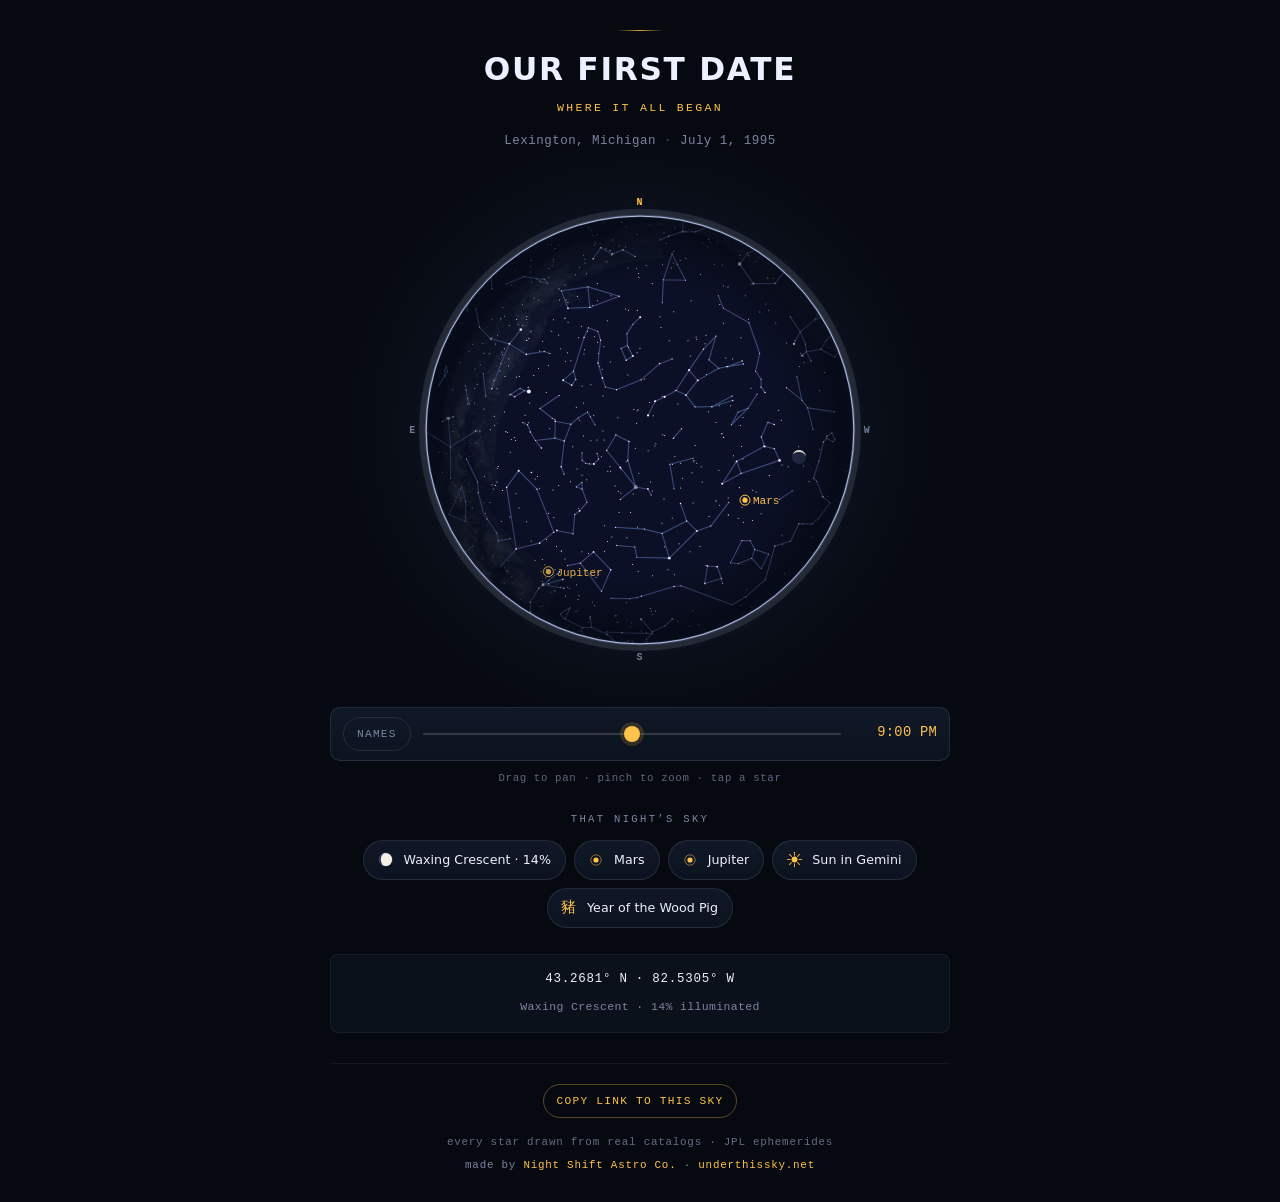
<file: s/ss4ahape/index.html>
<!doctype html>
<html lang="en">
<head>
<meta charset="utf-8">
<meta name="viewport" content="width=device-width, initial-scale=1, viewport-fit=cover">
<title>OUR FIRST DATE — Under This Sky</title>
<meta name="description" content="The real night sky over Lexington, Michigan — July 1, 1995. Astronomically accurate, interactive.">
<meta name="robots" content="noindex">
<link rel="stylesheet" href="sky.css">
</head>
<body>
<div class="page">
  <header class="keep">
    <div class="rule" aria-hidden="true"></div>
    <h1>OUR FIRST DATE</h1>
    <div class="occasion">Where it all began</div>
    <div class="whereline">
      <span>Lexington, Michigan</span>
      <span class="sep" aria-hidden="true">·</span>
      <span id="when">July 1, 1995</span>
    </div>
  </header>

  <div class="stage">
    <div class="skywrap">
      <canvas id="sky" aria-label="Interactive star chart"></canvas>
      <div id="tip" role="status"></div>
    </div>
  </div>

  <div class="bar">
    <button id="labelsbtn" class="ctl" type="button" aria-pressed="false">Names</button>
    <input id="time" type="range" min="-360" max="360" step="5" value="0"
           aria-label="Time of night">
    <div class="clock" id="tlabel"></div>
  </div>
  <p class="hint">Drag to pan &middot; pinch to zoom &middot; tap a star</p>

  <section class="details">
    <h2 class="eyebrow">That night&rsquo;s sky</h2>
    <div id="strip" class="strip" aria-label="That night's sky"></div>
    <div id="stripnote" class="stripnote" role="status"></div>
  </section>

  <section class="plate">
    <div class="coords">43.2681° N   ·   82.5305° W</div>
    <div class="events">Waxing Crescent · 14% illuminated</div>
  </section>

  <footer>
    <button id="copybtn" class="ctl ghost" type="button">Copy link to this sky</button>
    <div class="prov">every star drawn from real catalogs &middot; JPL ephemerides</div>
    <div class="brand">made by
      <a href="https://nightshiftastroco.etsy.com" rel="noopener">Night Shift Astro Co.</a>
      &middot; <a href="https://underthissky.net">underthissky.net</a>
    </div>
  </footer>
</div>
<script>window.SKY = {"meta":{"title":"OUR FIRST DATE","subtitle":"Where it all began","place":"Lexington, Michigan","lat":43.2681,"lon":-82.5305,"tz":"America/Detroit","theme":"classic","date_label":"July 1, 1995","t0_epoch_ms":804646800000,"utc_offset_min":-240,"events":["Waxing Crescent \u00b7 14% illuminated"],"occasion":"first-date","zodiac":{"label":"\u2609 Sun in Gemini","glyph":"\u2609","text":"Sun in Gemini","tip":"The Sun stood in Gemini that day \u2014 Cancer on the tropical calendar.","target":"Gemini"},"chinese":{"label":"Year of the Wood Pig","tip":"It was the Year of the Wood Pig (\u4e59\u4ea5) \u2014 a year named by Jupiter, the Year Star (\u6b72\u661f). The Year Star is on this chart.","hanzi":"\u8c6c","ganzhi":"\u4e59\u4ea5"},"showers":[]},"window":{"start_min":-360,"step_min":30,"samples":[{"lst":8.122,"moon":[9.5014,9.287,0.132,1],"sun":[6.6918,23.096],"planets":[[5.1381,20.022],[5.6955,23.106],[11.337,5.091],[16.3602,-20.782],[23.7374,-4.006]]},{"lst":8.62337,"moon":[9.5125,9.215,0.133,1],"sun":[6.6932,23.094],"planets":[[5.1397,20.028],[5.6973,23.107],[11.3377,5.086],[16.3601,-20.782],[23.7374,-4.006]]},{"lst":9.12473,"moon":[9.5234,9.142,0.134,1],"sun":[6.6946,23.093],"planets":[[5.1412,20.034],[5.6991,23.109],[11.3384,5.081],[16.36,-20.782],[23.7374,-4.006]]},{"lst":9.6261,"moon":[9.5342,9.066,0.135,1],"sun":[6.6961,23.091],"planets":[[5.1428,20.039],[5.701,23.111],[11.3391,5.076],[16.3598,-20.782],[23.7374,-4.006]]},{"lst":10.12747,"moon":[9.545,8.989,0.136,1],"sun":[6.6975,23.09],"planets":[[5.1444,20.045],[5.7028,23.112],[11.3398,5.071],[16.3597,-20.781],[23.7374,-4.006]]},{"lst":10.62884,"moon":[9.556,8.91,0.137,1],"sun":[6.6989,23.088],"planets":[[5.1459,20.051],[5.7046,23.114],[11.3405,5.066],[16.3596,-20.781],[23.7375,-4.006]]},{"lst":11.13021,"moon":[9.5672,8.829,0.138,1],"sun":[6.7003,23.087],"planets":[[5.1475,20.057],[5.7065,23.115],[11.3412,5.062],[16.3594,-20.781],[23.7375,-4.006]]},{"lst":11.63158,"moon":[9.5786,8.746,0.139,1],"sun":[6.7018,23.085],"planets":[[5.1491,20.062],[5.7083,23.117],[11.3419,5.057],[16.3593,-20.781],[23.7375,-4.006]]},{"lst":12.13295,"moon":[9.5905,8.662,0.14,1],"sun":[6.7032,23.084],"planets":[[5.1507,20.068],[5.7102,23.119],[11.3426,5.052],[16.3592,-20.78],[23.7375,-4.006]]},{"lst":12.63432,"moon":[9.6028,8.576,0.141,1],"sun":[6.7046,23.082],"planets":[[5.1522,20.074],[5.712,23.12],[11.3432,5.047],[16.359,-20.78],[23.7375,-4.006]]},{"lst":13.13569,"moon":[9.6156,8.49,0.142,1],"sun":[6.7061,23.081],"planets":[[5.1538,20.08],[5.7139,23.122],[11.3439,5.042],[16.3589,-20.78],[23.7375,-4.006]]},{"lst":13.63705,"moon":[9.629,8.402,0.144,1],"sun":[6.7075,23.079],"planets":[[5.1554,20.085],[5.7157,23.123],[11.3446,5.037],[16.3588,-20.78],[23.7375,-4.006]]},{"lst":14.13842,"moon":[9.6431,8.314,0.145,1],"sun":[6.709,23.078],"planets":[[5.157,20.091],[5.7176,23.125],[11.3453,5.032],[16.3586,-20.78],[23.7376,-4.006]]},{"lst":14.63979,"moon":[9.6578,8.225,0.146,1],"sun":[6.7104,23.076],"planets":[[5.1586,20.097],[5.7194,23.126],[11.346,5.028],[16.3585,-20.779],[23.7376,-4.006]]},{"lst":15.14116,"moon":[9.6733,8.135,0.148,1],"sun":[6.7118,23.075],"planets":[[5.1602,20.103],[5.7213,23.128],[11.3467,5.023],[16.3584,-20.779],[23.7376,-4.006]]},{"lst":15.64253,"moon":[9.6895,8.046,0.149,1],"sun":[6.7133,23.073],"planets":[[5.1618,20.109],[5.7231,23.129],[11.3474,5.018],[16.3582,-20.779],[23.7376,-4.006]]},{"lst":16.1439,"moon":[9.7064,7.956,0.151,1],"sun":[6.7147,23.072],"planets":[[5.1634,20.115],[5.725,23.131],[11.3481,5.013],[16.3581,-20.779],[23.7376,-4.006]]},{"lst":16.64527,"moon":[9.7241,7.867,0.152,1],"sun":[6.7162,23.07],"planets":[[5.1651,20.12],[5.7268,23.133],[11.3488,5.008],[16.3579,-20.778],[23.7376,-4.006]]},{"lst":17.14664,"moon":[9.7424,7.778,0.154,1],"sun":[6.7176,23.068],"planets":[[5.1667,20.126],[5.7287,23.134],[11.3495,5.003],[16.3578,-20.778],[23.7376,-4.006]]},{"lst":17.64801,"moon":[9.7614,7.69,0.156,1],"sun":[6.7191,23.067],"planets":[[5.1683,20.132],[5.7305,23.136],[11.3502,4.999],[16.3577,-20.778],[23.7376,-4.006]]},{"lst":18.14938,"moon":[9.7811,7.602,0.157,1],"sun":[6.7205,23.065],"planets":[[5.1699,20.138],[5.7324,23.137],[11.3509,4.994],[16.3575,-20.778],[23.7377,-4.006]]},{"lst":18.65074,"moon":[9.8013,7.516,0.159,1],"sun":[6.722,23.064],"planets":[[5.1715,20.144],[5.7342,23.139],[11.3516,4.989],[16.3574,-20.777],[23.7377,-4.006]]},{"lst":19.15211,"moon":[9.822,7.43,0.161,1],"sun":[6.7234,23.062],"planets":[[5.1732,20.15],[5.7361,23.14],[11.3523,4.984],[16.3573,-20.777],[23.7377,-4.006]]},{"lst":19.65348,"moon":[9.8432,7.345,0.163,1],"sun":[6.7249,23.061],"planets":[[5.1748,20.156],[5.7379,23.142],[11.353,4.979],[16.3571,-20.777],[23.7377,-4.007]]},{"lst":20.15485,"moon":[9.8648,7.262,0.165,1],"sun":[6.7263,23.06],"planets":[[5.1764,20.162],[5.7398,23.144],[11.3537,4.974],[16.357,-20.777],[23.7377,-4.007]]}],"planet_names":["Mercury","Venus","Mars","Jupiter","Saturn"]},"stars":[[0.0266,-77.066,4.8],[0.0327,-6.014,4.4],[0.0623,-17.336,4.5],[0.075,-10.51,5.0],[0.0889,-5.708,4.6],[0.1398,29.09,2.1],[0.1529,59.15,2.3],[0.1568,-45.747,3.9],[0.1877,-15.468,4.9],[0.2206,15.184,2.8],[0.2434,20.207,4.8],[0.244,-18.933,4.4],[0.2849,38.682,4.6],[0.3055,36.785,4.5],[0.3238,-8.824,3.6],[0.3341,-64.875,4.2],[0.3433,8.19,5.4],[0.4279,-77.254,2.8],[0.4367,-43.68,3.9],[0.4381,-42.306,2.4],[0.4655,-33.007,4.9],[0.5236,-48.804,4.8],[0.5257,-62.958,4.4],[0.5259,-62.966,4.5],[0.5295,54.522,4.7],[0.55,62.932,4.2],[0.6147,33.719,4.3],[0.6162,53.897,3.7],[0.6426,29.312,4.3],[0.6555,30.861,3.3],[0.6751,56.537,2.2],[0.6888,-46.085,4.6],[0.7011,50.513,4.8],[0.7226,-57.463,4.4],[0.7245,47.025,5.0],[0.7265,-17.987,2.0],[0.7365,-10.61,4.8],[0.7454,48.284,4.5],[0.789,24.267,4.1],[0.8048,7.3,5.9],[0.8114,7.585,4.4],[0.8139,50.968,4.9],[0.8183,57.815,3.5],[0.8302,41.079,4.5],[0.8835,-1.144,4.8],[0.8845,61.124,4.8],[0.9167,58.973,4.8],[0.9444,59.181,4.6],[0.9451,60.717,2.1],[0.9459,38.499,3.9],[0.9534,23.418,4.4],[0.9768,-29.357,4.3],[1.047,31.804,5.5],[1.0491,7.89,4.3],[1.1014,-46.718,3.3],[1.1397,-55.246,3.9],[1.1432,-10.182,3.5],[1.1456,86.257,4.2],[1.1584,47.242,4.3],[1.1622,35.621,2.1],[1.185,55.15,4.3],[1.1909,21.035,4.7],[1.1943,30.09,4.5],[1.2292,24.584,4.7],[1.253,-45.532,5.0],[1.2627,-68.876,4.2],[1.3244,27.264,4.7],[1.3347,58.232,5.0],[1.3723,45.529,4.9],[1.4004,-8.183,3.6],[1.427,-14.599,4.9],[1.4302,60.235,2.7],[1.4322,68.13,4.7],[1.4609,45.407,4.8],[1.4728,-43.318,3.4],[1.5031,6.144,4.8],[1.5209,-49.073,3.9],[1.5247,15.346,3.6],[1.5655,59.232,4.7],[1.6133,41.405,4.1],[1.6286,-57.237,0.5],[1.6332,48.628,3.6],[1.6763,40.577,5.0],[1.6905,5.488,4.5],[1.6964,42.613,5.0],[1.7121,-3.69,5.0],[1.7277,50.689,4.0],[1.7345,-15.937,3.5],[1.7566,9.158,4.3],[1.8264,-10.686,4.7],[1.8577,-10.335,3.7],[1.8847,29.579,3.4],[1.8922,19.294,3.9],[1.8926,3.188,4.6],[1.8941,-46.303,4.4],[1.9066,63.67,3.4],[1.9107,20.808,2.6],[1.9156,-67.647,4.7],[1.9326,-51.609,3.7],[1.9333,68.685,5.0],[1.9445,-22.527,4.9],[1.9528,-47.385,4.8],[1.9655,23.596,4.8],[1.9795,-61.57,2.9],[2.0001,-21.078,4.0],[2.0326,70.907,4.5],[2.0341,2.764,3.8],[2.0384,54.488,5.0],[2.0573,72.421,4.0],[2.065,42.33,2.1],[2.0748,-29.297,4.7],[2.1196,23.462,2.0],[2.1415,37.859,4.8],[2.157,25.94,5.0],[2.1591,34.987,3.0],[2.2062,30.303,4.9],[2.2167,8.847,4.4],[2.2204,44.232,4.8],[2.2752,-51.512,3.6],[2.2842,34.224,4.8],[2.2886,33.847,4.0],[2.3224,-2.978,6.5],[2.3625,-68.659,4.1],[2.4271,50.279,4.7],[2.4325,-12.29,4.9],[2.4498,-47.704,4.2],[2.4693,8.46,4.3],[2.4844,67.402,4.5],[2.5297,89.264,2.0],[2.5348,-15.245,4.7],[2.5641,-28.232,5.0],[2.5979,5.593,4.9],[2.658,0.329,4.1],[2.6594,-11.872,4.8],[2.6598,-68.267,4.1],[2.6633,-42.892,4.7],[2.6777,-54.55,5.2],[2.6778,-39.855,4.1],[2.7041,40.194,4.9],[2.7217,3.236,3.5],[2.7242,27.707,4.7],[2.7354,-13.859,4.2],[2.7366,49.228,4.1],[2.749,10.114,4.3],[2.7517,-18.573,4.5],[2.759,-67.617,4.8],[2.7985,29.247,4.5],[2.8182,-32.406,4.5],[2.8331,27.261,3.6],[2.8413,-75.067,4.8],[2.8431,38.319,4.2],[2.8449,55.895,3.8],[2.8506,-21.004,4.8],[2.8586,35.06,4.6],[2.9043,52.762,3.9],[2.9405,-8.898,3.9],[2.971,-40.305,2.9],[2.9794,39.663,4.7],[2.9799,-64.071,5.0],[2.9844,35.183,4.9],[2.9869,21.34,4.6],[2.9952,8.907,4.7],[3.038,4.09,2.5],[3.0399,-23.624,4.1],[3.0602,-59.738,5.1],[3.0799,53.506,2.9],[3.0863,38.84,3.3],[3.0923,56.706,4.8],[3.1361,40.956,2.1],[3.151,49.613,4.0],[3.1583,44.858,3.8],[3.1882,39.612,4.6],[3.1938,19.727,4.3],[3.199,74.394,4.8],[3.2012,-28.988,3.8],[3.2484,21.044,4.9],[3.2639,-8.82,4.8],[3.3061,-22.511,4.9],[3.3122,34.223,4.8],[3.3227,3.37,4.8],[3.3253,-21.758,3.7],[3.3319,-43.07,4.3],[3.3331,65.652,4.7],[3.339,29.048,4.5],[3.3574,43.33,5.0],[3.4054,49.861,1.8],[3.4136,9.029,3.6],[3.4528,9.733,3.7],[3.4675,49.063,5.0],[3.4845,59.94,4.2],[3.4895,49.509,4.7],[3.4896,-62.938,4.7],[3.4985,58.879,4.5],[3.5096,47.995,4.4],[3.5103,-5.075,4.7],[3.5145,12.937,4.1],[3.5488,-9.458,3.7],[3.5631,-21.633,4.3],[3.6082,48.193,4.3],[3.6146,0.402,4.3],[3.6182,-40.275,4.6],[3.7041,-31.938,5.0],[3.7063,33.965,5.0],[3.7139,-37.314,4.6],[3.7154,47.788,3.0],[3.7208,-9.763,3.5],[3.7366,-64.807,3.8],[3.7386,32.288,3.8],[3.7479,24.113,3.7],[3.7532,42.579,3.8],[3.7535,24.467,4.3],[3.7638,24.368,3.9],[3.7673,63.345,4.8],[3.769,-12.102,4.4],[3.7721,23.948,4.1],[3.7808,-23.25,4.2],[3.7873,-74.239,3.3],[3.7914,24.105,2.9],[3.81,-37.62,4.3],[3.8194,24.053,3.6],[3.8242,-36.2,4.2],[3.8254,65.526,4.4],[3.8393,71.332,4.6],[3.8952,-24.612,4.6],[3.9022,31.884,2.8],[3.9049,-2.955,4.5],[3.9523,61.109,5.0],[3.9571,63.072,5.0],[3.9642,40.01,2.9],[3.9672,-13.509,3.0],[3.9791,-61.4,4.6],[3.9827,35.791,4.0],[3.9987,-24.016,4.6],[4.0113,12.49,3.4],[4.0149,-62.159,4.5],[4.0217,-61.079,5.0],[4.0526,5.989,3.9],[4.0742,59.156,5.0],[4.0783,22.082,4.4],[4.1097,50.351,4.2],[4.1444,47.713,4.0],[4.1807,-41.994,4.9],[4.1978,-6.838,4.0],[4.2323,9.264,4.8],[4.2334,-42.294,3.9],[4.2399,-10.256,4.9],[4.2404,-62.474,3.3],[4.2481,40.484,4.7],[4.2483,48.409,4.1],[4.2545,-7.653,4.4],[4.2589,8.892,4.3],[4.2671,-51.487,4.3],[4.2747,-59.302,4.4],[4.2877,20.579,4.9],[4.2982,-33.798,3.5],[4.3041,50.296,4.6],[4.3299,15.628,3.6],[4.3392,27.351,5.0],[4.3402,34.567,4.9],[4.3592,46.499,4.8],[4.3822,17.543,3.8],[4.4006,-34.017,4.0],[4.4016,17.444,4.8],[4.4228,22.294,4.2],[4.4248,17.928,4.3],[4.4385,22.814,4.3],[4.4391,15.618,4.5],[4.4434,14.714,4.7],[4.474,16.36,5.0],[4.4762,15.962,3.8],[4.4769,19.18,3.5],[4.4777,15.871,3.4],[4.5093,16.194,4.8],[4.5139,-44.954,5.1],[4.5313,-0.044,4.9],[4.5585,-29.766,4.5],[4.5641,14.844,4.7],[4.5666,-55.045,3.3],[4.5925,-30.562,3.8],[4.5942,10.161,4.2],[4.5987,16.509,0.9],[4.6053,-3.352,3.9],[4.6115,41.265,4.2],[4.636,12.511,4.3],[4.6363,-14.304,3.9],[4.6482,-12.123,5.0],[4.6546,15.918,4.7],[4.674,-19.671,4.3],[4.676,-41.864,4.4],[4.701,-37.144,5.0],[4.7041,22.957,4.3],[4.7178,-70.931,5.5],[4.7584,-3.255,4.0],[4.8307,6.961,3.2],[4.8318,37.488,4.9],[4.8435,8.9,4.3],[4.8534,5.605,3.7],[4.8755,14.251,4.7],[4.8772,36.703,4.8],[4.8816,-5.453,4.4],[4.8897,2.508,5.3],[4.9008,66.343,4.3],[4.9042,2.441,3.7],[4.9149,10.151,4.6],[4.9395,13.514,4.1],[4.9499,33.166,2.7],[4.9548,53.752,4.4],[4.9758,1.714,4.5],[4.9876,37.89,4.9],[4.9988,-12.537,4.8],[5.0238,-20.052,4.9],[5.024,-7.174,4.8],[5.0328,43.823,3.0],[5.0413,41.076,3.7],[5.0516,21.59,4.6],[5.057,60.442,4.0],[5.0734,-35.483,4.5],[5.0762,15.404,4.7],[5.091,-22.371,3.2],[5.0919,-57.473,4.7],[5.1086,41.234,3.2],[5.1113,51.598,5.0],[5.1242,18.645,4.9],[5.1308,-5.086,2.8],[5.1524,-8.754,4.2],[5.1617,15.597,4.8],[5.205,-11.869,4.5],[5.2155,-16.205,3.3],[5.2205,-12.941,4.4],[5.2215,2.861,4.5],[5.2238,38.484,4.8],[5.2293,-67.185,4.8],[5.2423,-8.202,0.2],[5.2782,45.998,0.1],[5.2914,-34.895,4.8],[5.2934,-6.844,3.6],[5.3029,33.372,4.5],[5.319,40.099,4.7],[5.3213,22.096,5.0],[5.3263,-13.177,4.3],[5.3331,-12.316,5.3],[5.3408,-21.24,4.7],[5.3627,-0.382,4.7],[5.376,79.231,5.1],[5.3806,3.544,5.0],[5.3991,-7.808,4.1],[5.4071,17.384,5.0],[5.4079,-2.397,3.4],[5.4125,1.846,4.9],[5.4189,6.35,1.6],[5.4382,28.607,1.6],[5.4473,3.096,4.6],[5.4606,21.937,4.9],[5.4708,-20.759,2.8],[5.4955,-1.092,4.7],[5.5131,5.948,4.2],[5.5202,-35.471,3.9],[5.5313,-76.341,5.2],[5.5322,-7.302,4.6],[5.5334,-0.299,2.2],[5.5369,18.594,4.3],[5.5455,32.192,4.7],[5.5455,-17.822,2.6],[5.5604,-62.49,3.8],[5.5803,9.49,4.4],[5.5841,-6.002,4.8],[5.5856,9.934,3.4],[5.5877,-5.387,5.0],[5.5897,-5.416,5.0],[5.5898,-4.838,4.6],[5.5906,-5.91,2.8],[5.6036,-1.202,1.7],[5.6151,9.291,4.1],[5.6274,21.143,3.0],[5.6458,-2.6,3.8],[5.6481,-7.213,4.8],[5.6531,4.121,4.5],[5.6608,-34.074,2.6],[5.6793,-1.943,1.7],[5.6808,-1.129,5.0],[5.6883,16.534,4.8],[5.708,1.475,4.9],[5.7411,-22.448,3.6],[5.7462,-65.736,4.3],[5.7826,-14.822,3.5],[5.7881,-51.067,3.9],[5.7959,-9.67,2.1],[5.8169,24.568,4.9],[5.8196,39.181,4.5],[5.8258,12.651,4.9],[5.8305,-56.167,4.5],[5.8493,-35.768,3.1],[5.8507,37.306,4.7],[5.8554,-20.879,3.8],[5.8582,39.148,4.0],[5.874,1.855,4.8],[5.8852,-33.801,4.9],[5.8888,27.612,4.6],[5.9017,-63.09,4.7],[5.9064,20.276,4.4],[5.9141,55.707,5.0],[5.9195,7.407,0.5],[5.925,-37.121,5.0],[5.9401,-14.168,3.7],[5.9589,-35.283,4.4],[5.9666,25.954,4.8],[5.9858,-42.815,4.0],[5.9921,54.285,3.7],[5.9921,44.947,1.9],[5.9954,37.213,2.6],[5.9989,45.937,4.3],[6.0009,-3.074,4.5],[6.0307,-10.598,4.9],[6.0397,9.647,4.1],[6.0653,20.138,4.6],[6.0687,23.263,4.2],[6.0831,-16.484,4.9],[6.1026,-14.935,4.7],[6.1255,-37.253,5.0],[6.1262,14.768,4.4],[6.1716,-54.969,4.7],[6.199,14.209,4.5],[6.2009,16.13,5.0],[6.2476,-6.275,4.0],[6.248,22.507,3.3],[6.2563,29.498,4.3],[6.2625,-13.718,5.0],[6.2759,-35.141,4.4],[6.3141,69.32,4.8],[6.3271,59.011,4.4],[6.3332,-2.944,4.9],[6.3386,-30.063,3.0],[6.3686,-33.436,3.9],[6.3783,-17.956,2.0],[6.3827,22.514,2.9],[6.3961,4.593,4.4],[6.3992,-52.696,-0.6],[6.415,49.288,4.9],[6.4695,-32.58,4.5],[6.4803,-7.033,3.8],[6.4827,20.212,4.1],[6.5309,-23.418,4.3],[6.5484,7.333,4.5],[6.5829,-52.976,4.3],[6.5843,-22.965,4.5],[6.6114,-19.256,4.0],[6.6285,16.399,1.9],[6.6294,-43.196,3.2],[6.6315,-18.237,4.4],[6.6546,-14.146,4.8],[6.6555,42.489,4.8],[6.683,9.896,4.7],[6.7322,25.131,3.1],[6.7331,13.228,4.5],[6.7525,-16.716,-1.4],[6.7548,12.896,3.4],[6.7706,59.442,4.9],[6.7888,8.037,4.8],[6.7977,2.412,4.5],[6.8032,-61.941,3.2],[6.8307,-32.508,3.5],[6.8309,-53.622,4.4],[6.8323,-50.615,2.9],[6.8461,41.781,5.0],[6.8479,-34.367,5.0],[6.8798,33.961,3.6],[6.8925,-20.224,4.8],[6.9022,-24.184,3.9],[6.9032,-12.039,4.1],[6.9107,13.178,4.7],[6.9271,-20.136,4.7],[6.9352,-14.043,5.0],[6.9356,-17.054,4.4],[6.9378,-48.721,4.9],[6.9546,58.423,4.3],[6.9603,45.094,4.9],[6.9771,-28.972,1.5],[7.0011,76.977,4.5],[7.0287,-27.935,3.5],[7.0485,-4.239,5.0],[7.0504,-23.833,3.0],[7.0626,-15.633,4.1],[7.0649,-49.584,4.9],[7.0685,20.57,4.0],[7.1399,-26.393,1.8],[7.1458,-70.499,3.8],[7.1475,-39.656,4.8],[7.1705,-4.237,4.9],[7.1857,30.245,4.4],[7.1943,39.321,4.9],[7.1977,-0.493,4.2],[7.2093,-46.759,4.5],[7.2204,-45.183,4.9],[7.2256,-44.64,4.4],[7.2376,-26.353,4.4],[7.2439,-48.272,4.8],[7.2468,-26.773,4.0],[7.2764,-27.881,4.7],[7.2769,-23.316,4.8],[7.2805,-67.957,4.0],[7.2857,-37.097,2.7],[7.3015,16.54,3.6],[7.3051,-36.734,4.7],[7.3089,49.465,5.0],[7.3112,-24.559,4.9],[7.3118,-24.954,4.4],[7.3354,21.982,3.5],[7.3704,-19.017,4.9],[7.4016,-29.303,2.5],[7.4275,9.276,5.0],[7.4288,27.798,3.8],[7.4452,49.212,4.6],[7.4525,8.289,2.9],[7.4694,8.926,4.3],[7.4852,31.785,4.2],[7.4872,-43.301,3.2],[7.4966,12.007,4.5],[7.4976,-23.024,4.8],[7.5118,-30.962,4.7],[7.5179,82.411,4.9],[7.5633,-14.524,4.8],[7.5676,-22.296,4.4],[7.5766,31.888,1.6],[7.5897,-28.369,4.7],[7.5944,-52.534,4.9],[7.5987,26.896,4.1],[7.6228,-34.969,4.5],[7.6383,-25.365,4.7],[7.6472,-26.804,3.8],[7.6528,34.584,4.9],[7.655,5.225,0.4],[7.6576,-38.308,4.8],[7.6731,-15.264,5.0],[7.6875,-9.551,3.9],[7.697,-72.606,3.9],[7.7168,58.71,4.9],[7.7219,28.884,4.2],[7.7257,-28.411,4.6],[7.7301,-28.955,3.9],[7.7408,24.398,3.6],[7.7542,-37.969,3.6],[7.7553,28.026,1.2],[7.7687,18.51,4.9],[7.8014,-25.937,4.4],[7.8056,-47.078,4.7],[7.8171,-24.912,5.3],[7.8206,-46.373,4.1],[7.8216,-24.86,3.3],[7.8703,-40.576,3.7],[7.8774,-38.863,4.5],[7.8843,-49.613,4.6],[7.8884,-48.103,4.2],[7.8916,26.766,5.0],[7.9463,-52.982,3.5],[7.9477,-22.88,4.2],[7.9611,-30.335,4.8],[7.9707,-49.245,4.5],[7.9956,-3.68,4.9],[7.9978,-18.399,4.6],[8.0055,-63.567,4.8],[8.0204,-1.393,4.7],[8.0378,2.335,4.4],[8.0586,27.794,4.9],[8.0597,-40.003,2.2],[8.1257,-24.304,2.8],[8.1322,-68.617,4.3],[8.141,51.507,4.8],[8.1432,-2.984,4.4],[8.1502,-61.302,4.7],[8.1505,-19.245,4.4],[8.1589,-47.337,1.8],[8.1879,-12.927,4.7],[8.1893,-39.619,4.4],[8.1905,-42.987,4.7],[8.2035,17.648,4.7],[8.2222,-15.788,5.0],[8.2249,-35.9,4.8],[8.2341,-40.348,4.4],[8.2753,9.186,3.5],[8.3087,-76.92,4.0],[8.3093,-36.659,4.4],[8.3344,27.218,5.1],[8.3441,-77.484,4.3],[8.3564,-33.054,4.8],[8.3752,-59.509,1.9],[8.3755,-48.49,4.8],[8.3806,43.188,4.2],[8.4277,-3.906,3.9],[8.429,-66.137,3.8],[8.5044,60.718,3.4],[8.5888,-58.009,4.8],[8.6274,-42.989,4.1],[8.6276,5.704,4.1],[8.646,3.341,4.5],[8.6618,-29.561,4.9],[8.6671,-12.475,5.0],[8.6684,-35.308,4.0],[8.6702,64.328,4.6],[8.6716,-52.922,3.6],[8.677,-59.761,4.3],[8.6771,-46.649,3.8],[8.687,-47.317,4.7],[8.6954,-15.943,4.9],[8.7071,-53.114,4.8],[8.7204,3.399,4.3],[8.7214,21.469,4.7],[8.7265,-33.186,3.7],[8.7279,-7.234,4.6],[8.74,-42.649,4.0],[8.7447,18.154,3.9],[8.7451,-54.709,1.9],[8.7671,-46.042,3.9],[8.7729,-13.548,4.3],[8.7783,28.76,4.0],[8.7785,-56.77,4.5],[8.7796,6.419,3.4],[8.8072,5.838,4.3],[8.8299,-45.308,4.9],[8.8422,-27.71,4.0],[8.9175,-60.645,3.8],[8.9232,5.946,3.1],[8.9254,-27.682,4.9],[8.9387,-52.723,4.7],[8.9496,-59.229,4.9],[8.9748,11.858,4.3],[8.9868,48.042,3.1],[9.0015,-41.254,4.5],[9.0107,41.783,4.0],[9.0408,-66.396,4.0],[9.0424,67.63,4.7],[9.0604,47.157,3.6],[9.0692,-47.098,3.8],[9.0858,-72.603,4.5],[9.094,-70.538,4.7],[9.0995,5.092,5.0],[9.1088,38.452,4.6],[9.1333,-43.433,2.2],[9.1341,-25.859,4.6],[9.1479,51.605,4.5],[9.1732,67.134,4.8],[9.1819,63.514,4.7],[9.1828,-58.967,3.4],[9.1846,-44.868,5.0],[9.188,-62.317,4.0],[9.22,-69.717,1.7],[9.2394,2.314,3.9],[9.2602,-38.57,4.9],[9.2625,-37.413,4.6],[9.2698,54.022,4.8],[9.27,-57.541,4.3],[9.2848,-59.275,2.2],[9.3141,36.803,3.8],[9.3296,-11.975,4.8],[9.3414,-9.556,4.8],[9.3491,-62.405,4.8],[9.3509,34.393,3.1],[9.3582,-25.965,4.7],[9.3686,-55.011,2.5],[9.3867,-28.834,4.7],[9.4109,26.182,4.5],[9.4551,-22.344,4.7],[9.4598,-8.659,2.0],[9.4858,-2.769,4.6],[9.4874,-35.951,4.5],[9.5117,-40.467,3.6],[9.5204,-57.034,3.2],[9.5255,63.062,3.6],[9.5287,22.968,4.3],[9.5324,11.3,5.0],[9.533,-1.185,4.5],[9.5477,51.677,3.2],[9.5704,36.398,4.5],[9.5741,-59.23,4.1],[9.5747,69.83,4.5],[9.5804,52.051,4.5],[9.5844,39.621,4.8],[9.6138,-49.355,4.3],[9.6182,81.326,4.3],[9.6202,6.836,5.0],[9.6409,4.649,4.7],[9.6558,-61.328,4.5],[9.6643,-1.143,3.9],[9.6718,-14.332,5.1],[9.6858,9.892,3.5],[9.6881,-23.592,4.8],[9.704,-23.916,4.9],[9.7367,-27.769,4.8],[9.7541,-62.508,3.7],[9.7642,23.774,3.0],[9.785,-65.072,2.9],[9.8499,59.039,3.8],[9.858,-14.847,4.1],[9.8613,-46.548,4.6],[9.8684,54.064,4.5],[9.8794,26.007,3.9],[9.9034,-25.932,4.9],[9.9145,-19.009,4.9],[9.9477,-54.568,3.5],[9.9812,-35.891,5.2],[10.0036,8.044,4.7],[10.0854,-13.065,4.6],[10.1222,16.763,3.5],[10.1238,35.245,4.5],[10.1317,9.998,4.4],[10.1323,-0.372,4.5],[10.1395,11.967,1.4],[10.149,-51.811,4.8],[10.1765,-12.354,3.6],[10.229,-70.038,3.3],[10.2456,-42.122,3.9],[10.2782,23.417,3.4],[10.2847,-61.332,3.4],[10.285,42.914,3.5],[10.3269,-55.029,4.6],[10.3289,19.471,4.8],[10.3329,19.841,2.0],[10.3486,-56.043,4.5],[10.3721,-41.65,4.8],[10.3722,41.5,3.1],[10.3828,-66.901,5.0],[10.4022,65.566,4.9],[10.4066,-74.032,4.0],[10.4319,33.796,4.7],[10.4348,-16.836,3.8],[10.4525,-31.068,4.3],[10.4568,-57.639,4.7],[10.4646,-58.739,3.8],[10.4647,36.707,4.2],[10.5049,-0.637,5.1],[10.5056,-71.993,4.7],[10.5105,55.981,4.8],[10.5172,-73.221,4.9],[10.5228,-53.715,4.9],[10.5337,-61.685,3.3],[10.5469,9.307,3.8],[10.5539,40.426,4.7],[10.5849,75.713,4.9],[10.5912,-78.608,4.1],[10.5931,-57.558,4.5],[10.6205,-27.413,4.9],[10.6217,-48.226,3.8],[10.6259,-13.385,4.9],[10.643,-16.877,4.9],[10.6453,31.976,4.7],[10.6458,-59.183,4.7],[10.6551,-55.603,4.3],[10.7039,-64.466,4.8],[10.7159,-64.394,2.7],[10.7256,-60.567,4.6],[10.7353,-63.961,4.8],[10.7631,-80.54,4.5],[10.7795,-49.42,2.7],[10.7809,-64.383,4.9],[10.8271,-16.194,3.1],[10.8885,34.215,3.8],[10.8916,-58.853,3.8],[10.8996,43.19,4.7],[10.9269,24.75,4.3],[10.9453,-37.138,4.6],[10.9962,-18.299,4.1],[11.0026,-42.226,4.4],[11.0093,3.617,4.8],[11.0124,6.101,5.0],[11.0305,-2.485,4.7],[11.0307,56.382,2.3],[11.0388,20.18,4.4],[11.0622,61.751,1.8],[11.0836,7.336,4.6],[11.0889,-27.294,4.9],[11.109,-62.424,4.6],[11.1432,-58.975,3.9],[11.1611,44.498,3.0],[11.1943,-22.826,4.5],[11.21,-60.318,4.6],[11.2351,20.524,2.6],[11.2373,15.43,3.3],[11.2534,23.096,4.6],[11.2777,-3.652,4.5],[11.308,33.094,3.5],[11.3189,38.186,4.8],[11.3223,-14.779,3.6],[11.3501,-54.491,3.9],[11.3523,6.029,4.0],[11.3804,43.483,5.0],[11.3869,-36.165,5.0],[11.3987,10.53,4.0],[11.4102,-10.859,4.8],[11.4147,-17.684,4.1],[11.4656,2.856,5.0],[11.5052,-3.004,4.8],[11.5234,69.331,3.8],[11.5379,-29.261,4.9],[11.55,-31.858,3.5],[11.5794,-54.264,4.6],[11.5964,-63.02,3.1],[11.6114,-9.802,4.7],[11.6158,-0.824,4.3],[11.6702,-34.745,4.7],[11.6816,-62.09,4.9],[11.7253,-62.489,5.0],[11.746,-18.351,4.7],[11.7547,8.258,4.8],[11.7601,-66.729,3.6],[11.7643,6.529,4.0],[11.7675,47.779,3.7],[11.7752,-61.178,4.1],[11.7754,-40.5,4.9],[11.7998,20.219,4.5],[11.804,-66.815,4.8],[11.8177,14.572,2.1],[11.8281,-63.788,4.3],[11.8324,-70.226,5.0],[11.8449,1.765,3.6],[11.8524,-45.173,4.5],[11.8642,-65.206,4.9],[11.8818,-33.908,4.3],[11.8972,53.695,2.4],[11.9336,-17.151,5.2],[11.9938,-78.222,4.9],[12.0146,6.614,4.7],[12.0504,-63.313,4.3],[12.072,-63.166,4.7],[12.0868,8.733,4.1],[12.1147,-64.614,4.1],[12.1348,-50.661,4.5],[12.1393,-50.722,2.6],[12.1402,-24.729,4.0],[12.1687,-22.62,3.0],[12.1942,-52.368,4.0],[12.2524,-58.749,2.8],[12.2571,57.033,3.3],[12.2634,-17.542,2.6],[12.2724,23.945,4.9],[12.275,33.062,5.0],[12.2929,-67.961,4.1],[12.3058,-79.312,4.2],[12.3073,-64.003,4.1],[12.3318,-0.667,3.9],[12.3392,3.313,5.0],[12.3453,17.793,4.7],[12.356,-60.401,3.6],[12.3751,25.846,4.8],[12.4004,51.562,4.8],[12.44,27.268,4.9],[12.4422,-51.451,4.8],[12.4433,-63.099,0.8],[12.449,28.268,4.3],[12.4498,26.826,5.0],[12.4673,-50.231,3.9],[12.4977,-16.515,2.9],[12.5194,-57.113,1.6],[12.5345,-16.196,4.3],[12.5411,-72.133,3.8],[12.5581,69.788,3.9],[12.5624,41.357,4.2],[12.5731,-23.397,2.6],[12.5789,70.022,5.0],[12.5809,22.629,4.8],[12.6197,-69.136,2.7],[12.6284,-48.541,3.9],[12.6541,-7.996,4.7],[12.6646,-39.987,4.6],[12.692,-48.96,2.2],[12.6943,-1.449,2.7],[12.6981,10.236,4.9],[12.6991,-59.686,4.9],[12.7099,-48.813,4.7],[12.7606,-60.981,4.7],[12.7713,-68.108,3.0],[12.773,-56.489,4.6],[12.7954,-59.689,1.2],[12.8448,-33.999,4.9],[12.8616,27.541,4.9],[12.8853,-48.943,4.3],[12.8883,21.245,4.9],[12.8906,-40.179,4.2],[12.9005,55.96,1.8],[12.9059,-9.539,4.8],[12.9099,-57.178,4.0],[12.9109,-59.147,4.6],[12.9267,3.397,3.4],[12.9338,38.318,2.9],[12.9821,17.409,4.8],[13.0046,30.785,4.9],[13.0121,56.366,4.9],[13.0363,10.959,2.9],[13.0378,-71.549,3.6],[13.0593,-49.527,4.8],[13.1046,-48.463,4.7],[13.1152,-49.906,4.3],[13.1196,27.625,4.8],[13.1509,-23.118,4.9],[13.1658,-5.539,4.4],[13.1665,17.529,4.3],[13.1979,27.878,4.2],[13.2009,-37.803,4.8],[13.2049,-59.921,4.6],[13.2286,40.153,4.9],[13.2376,-59.103,4.9],[13.2542,-67.895,4.8],[13.287,-66.783,4.9],[13.2924,40.573,4.7],[13.2934,5.47,4.8],[13.3068,-18.311,4.7],[13.3154,-23.172,3.0],[13.3433,-36.712,2.8],[13.3772,-60.988,4.5],[13.3987,54.925,2.2],[13.4001,-64.536,4.5],[13.4199,-11.161,1.0],[13.4204,54.988,4.0],[13.4575,-15.974,4.8],[13.4738,13.779,5.0],[13.5174,-39.407,3.9],[13.5327,-6.256,4.7],[13.5689,3.659,4.9],[13.5742,49.016,4.7],[13.5782,-0.596,3.4],[13.5799,37.182,4.9],[13.6243,36.295,4.8],[13.6648,-53.466,2.3],[13.679,54.682,4.6],[13.6958,-54.559,5.0],[13.7615,-33.044,4.2],[13.7776,-51.433,4.6],[13.7877,17.457,4.5],[13.7924,49.313,1.9],[13.8241,-34.451,4.2],[13.8246,15.798,4.0],[13.8251,-41.688,3.4],[13.8269,-42.474,3.5],[13.8286,21.264,4.9],[13.8312,-18.134,5.0],[13.8572,64.723,4.6],[13.8632,34.444,4.8],[13.8638,-32.994,4.3],[13.8868,-31.928,4.8],[13.9114,18.398,2.7],[13.9257,-47.288,2.5],[13.9608,-63.687,4.7],[13.9712,-42.101,3.8],[13.978,-44.804,3.9],[14.0274,1.545,4.2],[14.0287,-45.603,4.3],[14.0637,-60.373,0.6],[14.0732,64.376,3.7],[14.1008,-41.18,4.4],[14.1062,-26.682,3.2],[14.1114,-36.37,2.1],[14.1475,77.548,4.8],[14.1652,-53.439,4.7],[14.1733,25.092,4.8],[14.1807,-16.302,4.9],[14.2044,2.409,5.0],[14.2128,-27.261,5.1],[14.2149,-10.274,4.2],[14.2247,51.79,4.5],[14.261,19.182,-0.1],[14.2669,-6.001,4.1],[14.2694,51.367,4.8],[14.2731,46.088,4.2],[14.3,35.51,4.8],[14.3039,-81.008,4.9],[14.3185,-13.371,4.5],[14.3234,-46.058,3.5],[14.3292,16.307,4.8],[14.3388,-56.386,4.3],[14.3426,-37.885,4.0],[14.3452,-45.187,4.8],[14.377,-58.459,4.8],[14.384,-39.512,4.4],[14.3849,-27.754,4.8],[14.3896,8.447,4.9],[14.42,51.851,4.0],[14.4356,-45.221,4.6],[14.4363,-45.379,4.3],[14.4488,-83.668,4.3],[14.4588,75.696,4.2],[14.4696,-29.492,5.0],[14.47,-2.228,4.8],[14.5305,30.371,3.6],[14.5346,38.308,3.0],[14.5436,-50.457,4.4],[14.578,29.745,4.5],[14.5918,-42.158,2.3],[14.6315,-49.426,4.0],[14.6603,-60.838,1.4],[14.6608,-60.834,-0.0],[14.6788,16.418,4.5],[14.6858,13.728,3.8],[14.6941,8.162,4.9],[14.6988,-47.388,2.3],[14.6993,-37.793,4.0],[14.7085,-64.975,3.2],[14.7177,-5.658,3.9],[14.7237,26.528,4.8],[14.7276,-35.174,4.1],[14.7498,-35.192,4.9],[14.7498,27.074,2.4],[14.754,16.964,4.6],[14.7708,1.893,3.7],[14.7977,-79.045,3.8],[14.8381,-27.96,4.4],[14.8451,74.156,2.1],[14.848,-16.042,2.8],[14.8503,-2.299,4.9],[14.8565,19.1,4.5],[14.8606,-43.575,4.3],[14.9531,-4.346,4.5],[14.9597,65.932,4.6],[14.9755,-43.134,2.7],[14.986,-42.104,3.1],[15.0162,-8.519,4.9],[15.0324,40.391,3.5],[15.0351,25.008,4.8],[15.0483,2.091,4.4],[15.0632,47.654,4.8],[15.0678,-25.282,3.2],[15.0741,26.948,4.5],[15.0853,-47.051,3.9],[15.1217,24.869,4.9],[15.1474,-45.28,4.1],[15.1989,-48.738,3.9],[15.2037,-19.792,4.5],[15.2048,-52.099,3.4],[15.2138,-44.5,4.8],[15.2437,-31.519,4.9],[15.2584,33.315,3.5],[15.2834,-9.383,2.6],[15.2919,-58.801,4.1],[15.2941,-63.61,4.8],[15.2972,-30.149,4.3],[15.3089,-47.875,4.3],[15.3152,-68.68,2.9],[15.3455,71.834,3.0],[15.3562,-40.648,3.2],[15.3634,-36.261,3.6],[15.369,-47.928,5.0],[15.378,-44.69,3.4],[15.3859,-36.858,4.5],[15.3867,30.288,5.0],[15.3896,-59.321,4.5],[15.4033,-10.322,4.9],[15.4082,37.377,4.3],[15.4155,58.966,3.3],[15.4223,-38.734,4.6],[15.4638,29.106,3.7],[15.5236,77.349,5.0],[15.5297,40.899,5.0],[15.5488,31.359,4.1],[15.5696,-10.065,4.6],[15.5781,26.715,2.2],[15.58,10.539,3.8],[15.5857,-41.167,2.8],[15.5921,-14.79,3.9],[15.5981,-44.958,4.5],[15.612,-66.317,4.1],[15.6171,-28.135,3.6],[15.6342,-42.567,4.3],[15.6443,-29.778,3.7],[15.6563,36.636,4.6],[15.6628,-34.412,4.7],[15.6714,-23.818,5.0],[15.6865,-44.661,4.6],[15.6925,19.67,4.5],[15.6991,-19.679,4.8],[15.7114,-34.71,4.8],[15.7124,26.296,3.8],[15.7343,77.794,4.3],[15.7378,6.426,2.6],[15.7698,15.422,3.6],[15.7741,7.353,4.4],[15.8123,18.142,4.1],[15.8266,26.068,4.6],[15.827,-3.43,3.5],[15.8469,4.478,3.7],[15.8493,-33.627,4.0],[15.8497,-25.751,4.6],[15.8539,35.657,4.8],[15.8544,20.978,4.7],[15.8779,42.452,4.6],[15.8935,-25.327,4.6],[15.8971,-16.729,4.1],[15.9191,-63.431,2.8],[15.9409,15.662,3.9],[15.9481,-29.214,3.9],[15.9598,26.878,4.1],[15.9632,54.75,5.0],[15.9698,-14.279,5.0],[15.9809,-26.114,2.9],[15.9917,-41.744,5.0],[16.002,-38.397,3.4],[16.0056,-22.622,2.3],[16.024,29.851,5.0],[16.0315,58.565,4.0],[16.0382,22.804,4.8],[16.0466,46.037,4.7],[16.0536,-49.23,4.7],[16.0557,-25.865,5.0],[16.0567,-38.603,4.9],[16.0589,-57.775,4.6],[16.0906,-19.805,2.6],[16.0907,-19.802,4.9],[16.1082,-45.173,4.7],[16.1099,-36.802,4.2],[16.1135,-20.669,3.9],[16.1212,-36.756,5.7],[16.1234,-20.869,4.3],[16.1346,17.047,5.0],[16.1462,44.935,4.2],[16.1495,36.491,4.7],[16.1999,-19.461,4.0],[16.2,-10.064,4.9],[16.2051,-27.926,4.6],[16.2246,-54.63,5.0],[16.2391,-3.694,2.7],[16.2573,-63.686,3.9],[16.2836,-50.068,5.0],[16.2918,75.755,5.0],[16.305,-28.614,4.8],[16.3054,-4.693,3.2],[16.329,46.313,3.9],[16.3307,-50.156,4.0],[16.3391,-78.696,4.7],[16.3439,-24.169,4.5],[16.3531,-25.593,2.9],[16.3653,19.153,3.7],[16.3679,1.029,4.8],[16.3683,30.892,4.9],[16.3999,61.514,2.7],[16.4017,-20.037,4.5],[16.4236,14.033,4.6],[16.4264,-23.447,4.6],[16.4504,-18.456,4.2],[16.4531,-47.555,4.5],[16.4634,-8.372,4.6],[16.4664,68.768,4.9],[16.4744,-70.084,4.9],[16.4774,41.882,4.8],[16.4901,-26.432,1.1],[16.5035,-25.115,4.8],[16.5037,21.49,2.8],[16.5152,1.984,3.8],[16.519,-16.613,4.3],[16.523,-34.704,4.2],[16.5356,-21.466,4.5],[16.5434,11.488,4.8],[16.5576,-78.897,3.9],[16.5681,-44.045,4.9],[16.5684,42.437,4.2],[16.598,-28.216,2.8],[16.6062,-35.255,4.2],[16.6193,-10.567,2.5],[16.6458,48.928,4.9],[16.682,64.589,4.8],[16.6881,31.603,2.8],[16.6929,-17.742,4.9],[16.7149,38.922,3.5],[16.7181,-77.517,4.2],[16.7549,56.782,4.8],[16.7662,82.037,4.2],[16.8111,-69.028,1.9],[16.8206,45.983,4.8],[16.8298,-59.041,3.8],[16.8306,-10.783,4.6],[16.8361,-34.293,2.3],[16.8645,-38.047,3.0],[16.8723,-38.018,3.6],[16.8999,-42.362,4.7],[16.9001,10.165,4.4],[16.9097,-42.361,3.6],[16.9337,65.135,4.9],[16.9611,9.375,3.2],[16.977,-55.99,3.1],[16.9931,-53.16,4.1],[17.0048,30.926,3.9],[17.0177,-4.223,4.8],[17.0522,14.092,5.0],[17.0804,-34.123,4.8],[17.0889,54.47,4.9],[17.0896,12.741,4.9],[17.1464,65.715,3.2],[17.173,-15.725,2.4],[17.2026,-43.239,3.3],[17.2441,14.39,2.8],[17.2505,24.839,3.1],[17.2508,36.809,3.2],[17.2558,-26.603,4.3],[17.2769,-0.445,4.7],[17.2888,33.1,4.8],[17.2945,37.291,4.6],[17.3471,-12.847,4.3],[17.3501,-21.113,4.4],[17.3665,-67.771,4.8],[17.3668,-25.0,3.3],[17.3947,37.146,4.2],[17.4217,-55.53,2.8],[17.4232,-56.378,3.3],[17.4395,-24.175,4.2],[17.4419,4.14,4.3],[17.4439,-5.087,4.5],[17.4559,-29.867,4.3],[17.5072,52.301,2.8],[17.5123,26.111,4.4],[17.5127,-37.296,2.7],[17.5183,-60.684,3.6],[17.5236,-23.963,4.8],[17.5307,-49.876,2.8],[17.5363,55.184,4.9],[17.5369,86.586,4.3],[17.5378,55.173,4.9],[17.5601,-37.104,1.6],[17.5822,12.56,2.1],[17.5943,-46.506,4.6],[17.6091,-38.635,4.3],[17.6159,68.758,4.8],[17.622,-42.998,1.9],[17.6264,-15.399,3.5],[17.6308,-8.119,4.6],[17.6577,46.006,3.8],[17.6733,-49.416,4.8],[17.6902,-12.875,4.2],[17.699,72.149,4.6],[17.7081,-39.03,2.4],[17.7238,-21.683,4.9],[17.7245,4.567,2.8],[17.7622,-64.724,3.6],[17.7743,27.721,3.4],[17.7927,-27.831,4.5],[17.7931,-40.127,3.0],[17.7982,2.707,3.8],[17.8196,-31.703,4.8],[17.831,-37.043,3.2],[17.8364,-40.09,4.8],[17.8921,56.873,3.7],[17.9376,37.251,3.9],[17.9434,51.489,2.2],[17.9465,-44.342,4.8],[17.9627,29.248,3.7],[17.9633,-41.716,4.9],[17.975,30.189,4.4],[17.9838,-9.774,3.3],[17.9848,-30.253,5.0],[17.9965,-23.816,4.7],[18.0009,16.751,4.7],[18.0044,4.369,4.8],[18.0081,-3.69,4.6],[18.0108,2.932,3.9],[18.0251,21.596,4.3],[18.0292,1.305,4.4],[18.0514,-8.18,4.8],[18.0837,-29.58,4.7],[18.0909,2.5,4.0],[18.0968,-30.424,3.0],[18.1005,22.219,5.0],[18.1021,-8.324,5.8],[18.1105,-50.091,3.6],[18.1139,-43.425,4.9],[18.1218,8.734,4.6],[18.1225,9.564,3.7],[18.1246,43.462,5.0],[18.1257,28.762,3.8],[18.1347,-28.457,4.5],[18.143,-63.669,4.3],[18.146,20.815,4.4],[18.1872,-45.954,4.5],[18.1954,-23.701,5.0],[18.1984,31.405,5.0],[18.2294,-21.059,3.8],[18.2315,64.397,5.0],[18.2938,-36.762,3.1],[18.3009,-27.043,4.7],[18.331,36.065,4.3],[18.3383,21.961,4.9],[18.346,71.338,4.2],[18.3478,3.377,4.8],[18.3499,-29.828,2.7],[18.3507,72.733,3.5],[18.3552,-2.899,3.2],[18.3871,-61.494,4.3],[18.3943,-8.934,4.7],[18.395,21.77,3.9],[18.3985,58.801,5.0],[18.4029,-34.385,1.8],[18.4225,-20.542,4.8],[18.4331,65.563,4.8],[18.4496,-45.968,3.5],[18.4535,0.196,5.2],[18.4662,-25.422,2.8],[18.4805,-49.071,4.1],[18.4866,-14.566,4.7],[18.5229,-62.278,4.6],[18.5293,-45.915,4.9],[18.5393,-39.704,5.2],[18.5429,57.046,4.8],[18.5584,-42.313,4.6],[18.5868,-8.244,3.9],[18.6156,38.784,0.0],[18.7046,-9.053,4.7],[18.7173,-71.428,4.0],[18.7253,-8.275,4.9],[18.7297,-38.323,5.1],[18.7387,-35.642,4.9],[18.739,39.67,4.7],[18.7397,39.613,4.6],[18.7462,37.605,4.3],[18.7575,-64.871,4.8],[18.7609,-26.991,3.2],[18.761,20.546,4.2],[18.7679,26.662,4.8],[18.7837,18.182,4.3],[18.7862,-4.748,4.2],[18.7914,-5.705,5.4],[18.8347,33.363,3.5],[18.8533,59.388,4.6],[18.8703,-62.188,4.2],[18.8871,50.708,4.9],[18.9028,-22.745,4.9],[18.9066,71.297,4.8],[18.9084,36.899,4.2],[18.912,-15.603,5.1],[18.9125,22.645,4.6],[18.9186,-22.671,5.0],[18.9211,-26.297,2.0],[18.9222,43.946,4.1],[18.937,4.204,4.6],[18.9374,4.202,5.0],[18.938,-42.711,5.3],[18.9446,-37.343,5.4],[18.9492,-67.233,4.4],[18.951,-5.846,4.8],[18.9622,-21.107,3.5],[18.9744,-52.939,4.8],[18.9787,-37.107,4.8],[18.9824,32.69,3.2],[18.9937,15.068,4.0],[19.0002,32.146,4.9],[19.024,46.935,5.0],[19.028,-5.739,4.0],[19.0435,-29.88,2.6],[19.0519,-42.095,4.7],[19.0781,-21.741,3.8],[19.0902,13.863,3.0],[19.1042,-4.883,3.4],[19.107,-37.063,4.2],[19.1157,-27.67,3.3],[19.1392,-40.497,4.6],[19.1579,-37.904,4.1],[19.1627,-21.024,2.9],[19.1672,-39.341,4.1],[19.2092,67.662,3.1],[19.2293,39.146,4.4],[19.232,57.705,5.0],[19.259,-25.257,4.9],[19.2592,73.355,4.5],[19.2703,21.39,4.8],[19.2728,38.134,4.3],[19.285,53.368,3.8],[19.2939,-18.953,4.9],[19.3425,-5.416,5.0],[19.3445,65.715,4.6],[19.3612,-17.847,3.9],[19.3621,-15.955,4.5],[19.3773,-44.459,4.0],[19.387,-44.8,4.3],[19.3981,-40.616,4.0],[19.4021,29.621,5.0],[19.425,3.115,3.4],[19.442,0.339,4.6],[19.4784,24.665,4.4],[19.4951,51.73,3.8],[19.512,27.96,3.0],[19.5295,34.453,4.7],[19.5391,69.661,4.7],[19.5682,7.379,4.5],[19.5764,19.773,5.0],[19.5869,-48.099,4.9],[19.6005,-24.719,5.6],[19.6074,50.221,4.5],[19.6118,-24.884,4.6],[19.612,-1.287,4.4],[19.6148,-7.027,4.9],[19.6563,30.153,4.7],[19.6683,18.014,4.4],[19.6841,17.476,4.4],[19.7379,37.354,4.9],[19.7496,45.131,2.9],[19.771,10.613,2.7],[19.7727,-19.761,4.9],[19.7738,33.728,5.0],[19.7898,18.534,3.7],[19.8028,70.268,3.8],[19.8464,8.868,0.8],[19.8511,22.61,4.9],[19.8745,1.006,3.9],[19.891,24.08,4.6],[19.9041,8.461,4.7],[19.921,-41.868,4.1],[19.9219,6.407,3.7],[19.9272,52.439,4.9],[19.9307,-26.3,4.7],[19.931,38.487,5.0],[19.9321,58.846,5.0],[19.9384,35.083,3.9],[19.9491,-27.17,4.5],[19.9793,19.492,3.5],[19.9826,-26.196,4.8],[19.9956,-35.276,4.4],[20.0098,-72.911,4.0],[20.0183,27.754,4.7],[20.0291,-59.376,5.0],[20.0443,-27.71,4.4],[20.047,67.874,4.5],[20.0593,-37.941,4.8],[20.0721,-32.056,5.0],[20.086,19.991,5.1],[20.1231,-52.881,4.9],[20.1452,-66.182,3.5],[20.1481,77.711,4.4],[20.1571,36.84,4.9],[20.1884,-0.821,3.2],[20.2217,46.816,4.8],[20.2233,56.568,4.3],[20.2272,46.741,3.8],[20.2379,15.198,4.9],[20.2422,36.806,4.9],[20.2544,25.592,4.8],[20.2579,47.714,4.0],[20.2628,27.814,4.5],[20.2941,-12.508,4.3],[20.2964,38.033,4.8],[20.3009,-12.545,3.6],[20.3444,-12.759,4.8],[20.3502,-14.781,3.0],[20.3705,40.257,2.2],[20.3977,32.19,4.4],[20.4275,-56.735,1.9],[20.481,-17.814,4.8],[20.4899,30.369,4.0],[20.493,62.994,4.2],[20.4942,-2.886,4.9],[20.501,48.952,4.9],[20.5535,11.303,4.0],[20.5651,35.251,4.6],[20.5885,14.674,4.6],[20.593,-60.582,4.8],[20.6121,-2.55,4.9],[20.6258,14.595,3.6],[20.6261,-47.292,3.1],[20.6265,-61.53,4.9],[20.639,-1.105,4.3],[20.642,21.201,4.8],[20.6606,15.912,3.8],[20.6905,45.28,1.2],[20.7243,15.075,4.4],[20.734,-51.921,4.5],[20.7479,25.271,4.9],[20.7493,-66.203,3.4],[20.7548,61.839,3.4],[20.7559,57.58,4.5],[20.761,30.72,4.2],[20.7683,-25.271,4.1],[20.7702,33.97,2.5],[20.7776,16.124,4.3],[20.7863,34.374,4.9],[20.7901,36.491,4.5],[20.7946,-9.496,3.8],[20.7956,-5.028,4.4],[20.8156,46.114,4.8],[20.8247,-46.227,4.9],[20.8328,-33.78,4.9],[20.8637,-26.919,4.1],[20.8688,27.097,4.6],[20.8776,-8.983,4.7],[20.8874,44.387,4.8],[20.9135,-58.454,3.7],[20.9529,41.167,3.9],[20.9971,47.521,4.7],[21.0215,-32.258,4.7],[21.0734,-19.855,4.8],[21.0822,43.928,3.7],[21.0991,-17.233,4.1],[21.11,47.648,4.6],[21.1188,-25.006,4.5],[21.1599,-11.372,4.5],[21.1724,10.132,4.7],[21.2156,30.227,3.2],[21.2413,10.007,4.5],[21.2465,38.045,3.7],[21.2637,5.248,3.9],[21.2903,39.395,4.2],[21.2986,34.897,4.4],[21.299,-32.173,4.7],[21.3096,62.586,2.5],[21.3311,-53.449,4.4],[21.346,-40.809,4.8],[21.3681,19.805,4.1],[21.3708,-16.835,4.3],[21.3816,6.811,5.2],[21.4407,-65.366,4.2],[21.4445,-22.411,3.8],[21.4777,70.561,3.2],[21.4787,-21.807,4.5],[21.4991,23.639,4.5],[21.526,-5.571,2.9],[21.5663,45.592,4.0],[21.5796,38.534,4.9],[21.618,-19.466,4.5],[21.6292,-7.854,4.7],[21.632,62.082,4.8],[21.6682,-16.662,3.7],[21.6913,-77.39,3.7],[21.6987,71.311,4.5],[21.7016,51.19,4.7],[21.711,-18.866,4.7],[21.7251,58.78,4.2],[21.7357,28.743,4.5],[21.7364,9.875,2.4],[21.7419,17.35,4.3],[21.7441,25.645,4.1],[21.7491,-33.026,4.3],[21.7575,61.121,4.2],[21.7799,49.31,4.2],[21.784,-16.127,2.9],[21.7956,-30.898,5.0],[21.8988,-37.365,3.0],[21.9653,-54.993,4.4],[22.014,-28.454,5.4],[22.0555,-56.786,4.7],[22.0552,-2.155,4.7],[22.0631,64.628,4.3],[22.0947,5.059,4.9],[22.0964,-0.32,3.0],[22.1019,-39.543,4.5],[22.1073,-13.87,4.3],[22.1168,25.345,3.8],[22.1372,-46.961,1.7],[22.1397,-32.988,4.5],[22.1405,-34.044,5.0],[22.1538,33.172,5.6],[22.1634,72.341,4.8],[22.1665,33.178,4.3],[22.1691,-32.548,4.9],[22.17,6.198,3.5],[22.1809,58.201,3.4],[22.2313,39.715,4.5],[22.2505,57.044,4.2],[22.2603,-41.347,4.8],[22.2662,37.749,4.1],[22.2806,-7.783,4.2],[22.3084,-60.26,2.9],[22.3504,46.537,4.5],[22.3554,28.331,4.8],[22.3586,12.205,4.8],[22.3609,-1.387,3.9],[22.3927,52.229,4.4],[22.4086,49.476,4.5],[22.4213,1.377,4.8],[22.4555,-64.966,4.5],[22.4643,4.696,4.8],[22.4805,-0.02,3.6],[22.4862,58.415,4.1],[22.4878,-43.496,4.0],[22.4922,47.707,4.3],[22.496,-43.749,4.1],[22.5081,43.123,4.5],[22.5108,-10.678,4.8],[22.5215,50.282,3.8],[22.5251,-32.346,4.3],[22.55,-61.982,4.9],[22.5893,-0.117,4.0],[22.6229,51.545,4.6],[22.6544,39.05,4.9],[22.6752,44.276,4.5],[22.6776,-27.044,4.2],[22.691,10.831,3.4],[22.6959,29.308,4.8],[22.7111,-46.885,2.1],[22.7167,30.221,2.9],[22.725,-41.414,4.8],[22.7265,-18.83,4.7],[22.7605,-53.5,4.8],[22.7677,-81.382,4.1],[22.7755,23.566,4.0],[22.7782,12.173,4.2],[22.7914,83.154,4.8],[22.8092,-51.317,3.5],[22.8265,-13.593,4.0],[22.828,66.2,3.5],[22.8334,24.602,3.5],[22.8672,43.312,5.0],[22.8754,-32.876,4.5],[22.8769,-7.58,3.7],[22.9068,84.346,4.7],[22.9108,-15.821,3.3],[22.9205,8.816,4.9],[22.9325,-32.54,4.2],[22.9406,49.734,5.0],[22.9608,-29.622,1.2],[23.0147,-52.754,4.1],[23.032,42.326,3.6],[23.0629,28.083,2.4],[23.0646,3.82,4.5],[23.0697,50.052,4.6],[23.0793,15.205,2.5],[23.1102,59.42,4.8],[23.1113,-23.743,4.5],[23.1147,-43.52,4.3],[23.1167,9.409,4.5],[23.1185,25.468,4.8],[23.1316,75.387,4.4],[23.1574,-21.172,3.7],[23.1652,-22.458,4.7],[23.1726,-45.247,3.9],[23.2092,49.406,4.5],[23.2387,-6.049,4.2],[23.2649,-9.088,4.2],[23.2808,-7.727,4.9],[23.2861,3.282,3.7],[23.2905,-58.236,4.0],[23.2957,49.015,4.8],[23.2984,-9.183,4.4],[23.3104,68.111,4.8],[23.3137,-32.532,4.4],[23.316,-9.611,5.0],[23.3391,5.381,5.0],[23.344,23.74,4.6],[23.3828,-20.101,4.0],[23.414,62.283,5.0],[23.423,23.404,4.4],[23.4341,-20.642,4.4],[23.4489,1.256,5.0],[23.4661,6.379,4.3],[23.4859,12.761,4.5],[23.5005,58.549,4.9],[23.5495,-37.818,4.4],[23.5546,-20.915,4.7],[23.5659,31.325,5.0],[23.5846,-42.615,4.7],[23.6261,46.458,3.8],[23.6308,-45.492,4.7],[23.6356,43.268,4.3],[23.6558,77.632,3.2],[23.6631,-14.222,5.0],[23.6658,5.626,4.1],[23.6735,44.334,4.2],[23.6961,-17.817,4.8],[23.7008,1.78,4.5],[23.712,-14.545,4.5],[23.7332,29.361,4.9],[23.7672,46.42,5.0],[23.7732,3.487,5.0],[23.7843,58.652,4.9],[23.8154,-28.13,4.6],[23.9064,57.499,4.5],[23.9597,-64.298,5.0],[23.9626,25.141,4.6],[23.9779,-3.556,4.9],[23.9835,55.755,4.9],[23.9885,6.863,4.0],[23.9986,-65.577,4.5],[5.2779,46.001,1.0],[7.5768,31.891,2.9],[8.7449,-54.708,5.0],[9.5118,-40.466,4.7],[11.3031,31.529,4.3],[11.3031,31.529,4.8],[12.6942,-1.449,3.5],[13.399,54.92,4.0],[16.0728,-11.375,4.8],[16.0728,-11.375,5.0],[17.1728,-15.727,3.4],[19.1068,-37.065,5.0]],"names":{"5":"Alpheratz","6":"Caph","9":"Algenib","19":"Ankaa","27":"Fulu","30":"Schedar","35":"Diphda","42":"Achird","47":"Castula","48":"Cih","55":"Wurren","59":"Mirach","68":"Adhil","71":"Ruchbah","77":"Alpherg","79":"Titawin","80":"Achernar","81":"Nembus","88":"Torcular","90":"Baten Kaitos","91":"Mothallah","92":"Mesarthim","95":"Segin","96":"Sheratan","106":"Alrescha","109":"Almach","111":"Hamal","128":"Polaris","139":"Kaffaljidhma","146":"Lilii Borea","148":"Bharani","151":"Miram","152":"Angetenar","155":"Azha","156":"Acamar","162":"Menkar","168":"Algol","170":"Misam","172":"Botein","174":"Dalim","176":"Zibal","181":"82 G. Eri","185":"Mirfak","196":"Ran","205":"Rana","207":"Atik","208":"Electra","210":"Taygeta","211":"Maia","214":"Merope","217":"Alcyone","219":"Atlas","229":"Zaurak","231":"Menkib","242":"Beid","249":"Keid","256":"Prima Hyadum","260":"Secunda Hyadum","261":"Beemim","270":"Ain","271":"Chamukuy","278":"Theemin","280":"Aldebaran","284":"Sceptrum","293":"Tabit","305":"Hassaleh","312":"Almaaz","313":"Saclateni","320":"Haedus","323":"Cursa","332":"Rigel","333":"Capella","349":"Bellatrix","350":"Elnath","353":"Nihal","359":"Mintaka","362":"Arneb","366":"Meissa","370":"Hatysa","371":"Alnilam","373":"Tianguan","377":"Phact","378":"Alnitak","386":"Saiph","391":"Wazn","401":"Betelgeuse","408":"Menkalinan","409":"Mahasim","418":"Elkurud","424":"Propus","431":"Furud","433":"Mirzam","434":"Tejat","436":"Canopus","446":"Alhena","452":"Mebsuta","454":"Sirius","455":"Alzirr","476":"Adhara","478":"Nganurganity","481":"Muliphein","483":"Mekbuda","484":"Wezen","506":"Wasat","508":"Aludra","512":"Gomeisa","522":"Castor","529":"Jishui","530":"Procyon","541":"Pollux","547":"Azmidi","563":"Naos","564":"Tureis","574":"Tegmine","578":"Tarf","584":"Avior","586":"Alsciaukat","589":"Muscida","593":"Minchir","605":"Asellus Borealis","609":"Asellus Australis","610":"Alsephina","615":"Ashlesha","624":"Acubens","625":"Talitha","630":"Alkaphrah","636":"Suhail","644":"Miaplacidus","650":"Aspidiske","657":"Markeb","661":"Alphard","667":"Alterf","681":"Ukdah","683":"Subra","688":"Ras Elased Australis","691":"Zhang","694":"Rasalas","696":"Felis","705":"Regulus","710":"Adhafera","712":"Tania Borealis","715":"Algieba","718":"Tania Australis","754":"Praecipua","759":"Alkes","764":"Merak","766":"Dubhe","774":"Zosma","775":"Chertan","778":"Alula Borealis","790":"Giausar","804":"Taiyangshou","809":"Denebola","812":"Zavijava","816":"Phecda","826":"Alchiba","829":"Imai","830":"Megrez","831":"Gienah","837":"Zaniah","840":"Ginan","845":"Acrux","849":"Algorab","850":"Gacrux","854":"Chara","855":"Kraz","863":"Porrima","870":"Mimosa","876":"Alioth","880":"Minelauva","881":"Cor Caroli","885":"Vindemiatrix","893":"Diadem","907":"Mizar","909":"Spica","910":"Alcor","917":"Heze","926":"Alkaid","937":"Muphrid","944":"Hadar","945":"Thuban","948":"Menkent","955":"Kang","957":"Arcturus","958":"Syrma","960":"Xuange","963":"Khambalia","979":"Elgafar","981":"Seginus","986":"Toliman","987":"Rigil Kentaurus","998":"Izar","1003":"Kochab","1004":"Zubenelgenubi","1013":"Nekkar","1017":"Brachium","1028":"Zubeneschamali","1034":"Pherkad","1043":"Alkalurops","1044":"Edasich","1046":"Nusakan","1051":"Alphecca","1054":"Zubenelhakrabi","1069":"Unukalhai","1072":"Gudja","1085":"Iklil","1089":"Fang","1092":"Dschubba","1101":"Acrab","1102":"Acrab B","1108":"Marsic","1111":"Jabbah","1115":"Yed Prior","1120":"Yed Posterior","1125":"Alniyat","1129":"Athebyne","1131":"Cujam","1139":"Antares","1141":"Kornephoros","1142":"Marfik","1150":"Paikauhale","1161":"Atria","1165":"Larawag","1166":"Xamidimura","1167":"Pipirima","1181":"Aldhibah","1182":"Sabik","1184":"Rasalgethi","1185":"Sarin","1187":"Guniibuu","1202":"Rastaban","1203":"Maasym","1204":"Lesath","1209":"Yildun","1211":"Shaula","1212":"Rasalhague","1216":"Sargas","1222":"Dziban","1225":"Cebalrai","1232":"Fuyue","1234":"Grumium","1236":"Eltanin","1253":"Alnasl","1268":"Polis","1276":"Kaus Media","1283":"Kaus Australis","1285":"Fafnir","1288":"Kaus Borealis","1297":"Vega","1313":"Sheliak","1317":"Ainalrami","1323":"Nunki","1325":"Alya","1326":"Alya B","1334":"Sulafat","1339":"Ascella","1342":"Okab","1347":"Meridiana","1348":"Albaldah","1350":"Altais","1351":"Aladfar","1363":"Arkab Prior","1364":"Arkab Posterior","1365":"Rukbat","1369":"Anser","1371":"Albireo","1373":"Alsafi","1383":"Sham","1386":"Fawaris","1387":"Tarazed","1392":"Altair","1396":"Libertas","1398":"Alshain","1400":"Terebellum","1431":"Algedi","1432":"Alshat","1433":"Dabih","1434":"Sadr","1436":"Peacock","1442":"Aldulfin","1447":"Rotanev","1452":"Sualocin","1453":"Deneb","1462":"Aljanah","1466":"Albali","1489":"Kitalpha","1493":"Alderamin","1501":"Alfirk","1504":"Sadalsuud","1508":"Bunda","1510":"Nashira","1513":"Azelfafage","1517":"Enif","1523":"Deneb Algedi","1525":"Aldhanab","1530":"Kurhah","1532":"Sadalmelik","1536":"Alnair","1543":"Biham","1549":"Ancha","1554":"Sadachbia","1575":"Homam","1577":"Tiaki","1578":"Matar","1589":"Sadalbari","1594":"Skat","1598":"Fomalhaut","1601":"Scheat","1602":"Fumalsamakah","1604":"Markab","1626":"Salm","1629":"Alkarab","1642":"Errai","1662":"Castor B","1665":"Alula Australis","1666":"Alula Australis B","1669":"Graffias"},"lines":[[1398,1392,0],[1392,1387,0],[1392,1367,0],[1367,1394,0],[1420,1394,0],[1367,1342,0],[1342,1335,0],[1367,1343,0],[5,29,1],[29,59,1],[109,59,1],[59,49,1],[49,43,1],[1635,51,2],[51,1623,2],[1623,1635,2],[1256,1207,3],[1207,1173,3],[1173,1163,3],[1163,1205,3],[1205,1197,3],[1197,1196,3],[1196,1256,3],[1082,1054,4],[1054,1028,4],[1028,1004,4],[1004,1017,4],[1017,1054,4],[116,126,5],[87,35,5],[35,14,5],[35,56,5],[56,69,5],[69,90,5],[90,124,5],[124,133,5],[133,141,5],[141,129,5],[129,87,5],[121,133,5],[121,132,5],[132,139,5],[139,162,5],[162,161,5],[161,143,5],[143,126,5],[126,131,5],[131,139,5],[148,111,6],[111,96,6],[96,92,6],[1311,1312,7],[1312,1320,7],[1320,1290,7],[1290,1296,7],[1296,1311,7],[596,606,8],[606,618,8],[989,957,9],[957,998,9],[998,1027,9],[1027,1013,9],[1013,981,9],[981,980,9],[980,957,9],[957,937,9],[937,928,9],[273,288,10],[288,289,10],[579,737,11],[737,835,11],[613,605,12],[605,581,12],[605,609,12],[609,578,12],[609,624,12],[1431,1433,13],[1433,1481,13],[1481,1497,13],[1497,1510,13],[1510,1523,13],[1497,1500,13],[1500,1481,13],[1433,1461,13],[1481,1471,13],[644,708,14],[708,747,14],[747,748,14],[748,770,14],[770,755,14],[755,726,14],[726,711,14],[711,650,14],[599,584,14],[584,436,14],[641,650,14],[641,599,14],[436,447,14],[584,563,14],[95,71,15],[71,48,15],[48,30,15],[30,6,15],[987,944,16],[944,920,16],[920,938,16],[938,941,16],[941,930,16],[930,929,16],[929,913,16],[913,905,16],[929,948,16],[930,984,16],[984,1011,16],[938,862,16],[862,848,16],[848,825,16],[825,793,16],[793,794,16],[1544,1588,17],[1588,1501,17],[1501,1493,17],[1493,1544,17],[1588,1642,17],[1642,1501,17],[893,894,18],[894,846,18],[854,881,19],[409,408,20],[408,333,20],[333,313,20],[313,305,20],[350,305,20],[350,409,20],[432,427,21],[427,404,21],[404,391,21],[391,406,21],[391,377,21],[377,356,21],[993,1041,22],[993,1029,22],[759,772,23],[772,787,23],[787,780,23],[780,759,23],[780,786,23],[786,795,23],[795,817,23],[817,800,23],[800,787,23],[1301,1328,24],[1328,1333,24],[1333,1344,24],[1344,1347,24],[1347,1349,24],[1349,1346,24],[1346,1340,24],[1340,1327,24],[1301,1293,24],[1049,1046,25],[1046,1051,25],[1051,1067,25],[1067,1073,25],[1073,1086,25],[1086,1093,25],[851,849,26],[849,831,26],[831,827,26],[827,826,26],[827,855,26],[855,849,26],[850,845,27],[870,829,27],[1357,1370,28],[1370,1386,28],[1386,1434,28],[1434,1453,28],[1434,1462,28],[1462,1486,28],[1486,1516,28],[1434,1403,28],[1403,1371,28],[1442,1447,29],[1447,1452,29],[1452,1463,29],[1463,1454,29],[1454,1447,29],[383,398,30],[398,363,30],[363,383,30],[363,277,30],[277,251,30],[1234,1236,31],[1236,1202,31],[1202,1210,31],[1210,1234,31],[1234,1350,31],[1350,1391,31],[1391,1354,31],[1354,1277,31],[1277,1181,31],[1181,1129,31],[1129,1094,31],[1094,1044,31],[1044,945,31],[945,853,31],[853,790,31],[1114,1122,32],[1122,1134,32],[1134,1097,32],[1097,1122,32],[1097,1114,32],[80,98,33],[98,118,33],[118,125,33],[125,135,33],[135,137,33],[137,156,33],[156,181,33],[181,218,33],[218,220,33],[220,254,33],[254,261,33],[261,278,33],[278,215,33],[215,197,33],[197,180,33],[180,163,33],[163,144,33],[144,155,33],[155,176,33],[176,196,33],[196,205,33],[205,281,33],[281,292,33],[292,299,33],[299,323,33],[323,324,33],[324,284,33],[1384,1390,34],[1390,1383,34],[1390,1405,34],[1405,1415,34],[147,174,35],[446,483,36],[483,506,36],[506,501,36],[501,455,36],[506,525,36],[525,539,36],[525,541,36],[525,510,36],[510,488,36],[488,522,36],[488,465,36],[488,452,36],[452,440,36],[452,434,36],[434,424,36],[424,415,36],[189,227,37],[227,301,37],[189,222,37],[222,301,37],[222,343,37],[468,481,38],[481,472,38],[472,454,38],[454,480,38],[480,484,38],[484,496,38],[496,508,38],[476,478,38],[478,484,38],[445,444,38],[445,433,38],[445,454,38],[476,460,38],[431,476,38],[472,468,38],[926,907,39],[907,876,39],[876,830,39],[830,766,39],[766,764,39],[764,816,39],[816,830,39],[816,804,39],[804,771,39],[771,712,39],[771,718,39],[764,693,39],[693,670,39],[670,630,39],[670,625,39],[693,690,39],[690,589,39],[589,666,39],[666,766,39],[1607,1562,40],[1562,1536,40],[1536,1577,40],[1577,1613,40],[1613,1607,40],[1577,1599,40],[1577,1586,40],[1536,1533,40],[1533,1525,40],[1219,1235,41],[1235,1195,41],[1195,1190,41],[1190,1186,41],[1186,1157,41],[1157,1149,41],[1149,1121,41],[1121,1080,41],[1157,1155,41],[1155,1141,41],[1141,1126,41],[1155,1175,41],[1175,1203,41],[1203,1185,41],[1227,1238,41],[1238,1261,41],[1175,1186,41],[1227,1203,41],[244,136,42],[136,164,42],[604,593,43],[593,592,43],[592,615,43],[615,616,43],[616,604,43],[616,620,43],[620,645,43],[645,669,43],[669,662,43],[662,661,43],[661,652,43],[652,682,43],[682,691,43],[691,707,43],[707,723,43],[723,753,43],[753,768,43],[768,792,43],[792,815,43],[815,891,43],[891,904,43],[904,947,43],[947,954,43],[954,971,43],[971,1002,43],[17,216,44],[216,134,44],[134,122,44],[122,103,44],[1494,1448,45],[1448,1475,45],[1475,1494,45],[1548,1565,46],[1565,1563,46],[1563,1556,46],[1556,1555,46],[1555,1567,46],[1567,1563,46],[423,490,47],[439,490,47],[490,457,47],[457,435,47],[435,442,47],[442,451,47],[457,451,47],[490,560,47],[560,567,47],[560,533,47],[417,403,48],[403,384,48],[384,362,48],[362,327,48],[362,393,48],[393,382,48],[382,353,48],[353,318,48],[362,353,48],[327,339,48],[327,328,48],[318,327,48],[328,326,48],[339,340,48],[809,775,49],[775,705,49],[705,701,49],[701,715,49],[715,774,49],[774,809,49],[715,710,49],[710,694,49],[694,688,49],[774,775,49],[1076,1106,50],[1106,1091,50],[1091,1076,50],[1091,1053,50],[1053,1035,50],[1035,1036,50],[1035,1010,50],[1053,1058,50],[1058,1024,50],[1024,991,50],[1024,985,50],[991,975,50],[991,1010,50],[655,651,51],[651,635,51],[635,627,51],[627,586,51],[586,511,51],[511,474,51],[474,429,51],[1297,1305,52],[1305,1313,52],[1313,1334,52],[1334,1319,52],[1319,1305,52],[724,698,53],[1492,1478,54],[1478,1470,54],[868,802,55],[802,852,55],[852,858,55],[858,868,55],[1511,1582,56],[1582,976,56],[976,1511,56],[1001,1147,57],[1147,1158,57],[1212,1225,58],[1182,1225,58],[1212,1172,58],[1172,1120,58],[1120,1152,58],[1152,1182,58],[1182,1206,58],[378,371,59],[371,359,59],[422,421,59],[422,414,59],[414,399,59],[421,419,59],[419,399,59],[421,413,59],[413,401,59],[401,378,59],[378,386,59],[386,332,59],[332,359,59],[359,349,59],[349,366,59],[366,401,59],[349,293,59],[293,296,59],[296,300,59],[300,302,59],[302,307,59],[293,295,59],[295,303,59],[419,413,59],[1436,1499,60],[1499,1457,60],[1457,1417,60],[1417,1436,60],[1417,1408,60],[1408,1299,60],[1299,1329,60],[1329,1417,60],[1329,1315,60],[1315,1279,60],[1279,1263,60],[1263,1315,60],[1263,1226,60],[9,1604,61],[1601,1578,61],[1578,1539,61],[1601,1589,61],[1589,1583,61],[1583,1535,61],[1535,1519,61],[1604,1584,61],[1584,1575,61],[1575,1543,61],[1543,1517,61],[5,1601,61],[5,9,61],[1601,1604,61],[459,390,62],[390,385,62],[207,224,63],[224,231,63],[231,228,63],[228,204,63],[204,185,63],[185,165,63],[165,151,63],[185,168,63],[168,166,63],[166,150,63],[1485,1487,64],[1487,1498,64],[1498,1489,64],[1489,1485,64],[530,512,65],[754,727,66],[727,702,66],[702,671,66],[702,754,66],[1369,1409,67],[128,1209,68],[1209,1160,68],[1160,1068,68],[1068,1118,68],[1118,1034,68],[1034,1003,68],[1003,1068,68],[55,54,69],[54,18,69],[18,55,69],[54,76,69],[76,94,69],[94,54,69],[54,74,69],[74,18,69],[18,19,69],[19,7,69],[7,18,69],[52,63,70],[52,66,70],[66,63,70],[63,77,70],[77,88,70],[88,106,70],[106,93,70],[93,83,70],[83,75,70],[75,53,70],[53,39,70],[39,16,70],[16,1659,70],[1659,1644,70],[1644,1651,70],[1651,1647,70],[1647,1631,70],[1631,1618,70],[1618,1625,70],[1625,1632,70],[1632,1644,70],[1598,1574,71],[1574,1527,71],[1527,1524,71],[1524,1542,71],[1542,1568,71],[1568,1596,71],[534,485,72],[485,565,72],[565,534,72],[565,499,72],[565,588,72],[588,628,72],[628,565,72],[564,545,73],[545,500,73],[500,447,73],[447,462,73],[462,515,73],[515,563,73],[563,564,73],[246,252,74],[252,230,74],[230,206,74],[206,246,74],[1276,1288,75],[1270,1283,75],[1283,1253,75],[1253,1228,75],[1253,1276,75],[1276,1283,75],[1283,1339,75],[1339,1307,75],[1307,1276,75],[1307,1288,75],[1288,1268,75],[1339,1345,75],[1345,1323,75],[1323,1307,75],[1323,1331,75],[1331,1341,75],[1341,1358,75],[1358,1361,75],[1345,1377,75],[1377,1411,75],[1411,1407,75],[1407,1397,75],[1397,1365,75],[1397,1364,75],[1211,1223,76],[1223,1229,76],[1229,1216,76],[1216,1183,76],[1183,1168,76],[1168,1166,76],[1166,1165,76],[1165,1150,76],[1150,1139,76],[1139,1092,76],[1139,1089,76],[1139,1101,76],[1115,1074,77],[1074,1075,77],[1075,1069,77],[1069,1052,77],[1052,1070,77],[1070,1084,77],[1084,1072,77],[1072,1070,77],[1325,1287,77],[1287,1278,77],[1278,1255,77],[1255,1241,77],[1241,1221,77],[1221,1217,77],[1217,1191,77],[728,704,78],[357,291,79],[350,290,80],[290,270,80],[280,373,80],[256,260,80],[256,233,80],[233,186,80],[280,270,80],[280,271,80],[271,256,80],[270,264,80],[264,260,80],[260,219,80],[1289,1286,81],[1550,1619,82],[1619,15,82],[1619,22,82],[120,114,83],[114,91,83],[91,120,83],[1161,1033,84],[1033,1083,84],[1083,1161,84],[1504,1532,85],[1532,1554,85],[1554,1560,85],[1560,1570,85],[1570,1592,85],[1592,1616,85],[1616,1627,85],[1532,1549,85],[1549,1534,85],[1549,1566,85],[1566,1587,85],[1587,1594,85],[1594,1611,85],[1466,1504,85],[803,837,86],[837,863,86],[863,909,86],[909,955,86],[955,958,86],[958,994,86],[909,917,86],[917,942,86],[942,1000,86],[917,880,86],[880,885,86],[880,863,86],[570,598,87],[598,610,87],[610,657,87],[657,697,87],[697,751,87],[751,740,87],[740,709,87],[709,664,87],[664,636,87],[636,570,87]],"cons":["Aquila","Andromeda","Sculptor","Ara","Libra","Cetus","Aries","Scutum","Pyxis","Bo\u00f6tes","Caelum","Chamaeleon","Cancer","Capricornus","Carina","Cassiopeia","Centaurus","Cepheus","Coma Berenices","Canes Venatici","Auriga","Columba","Circinus","Crater","Corona Australis","Corona Borealis","Corvus","Crux","Cygnus","Delphinus","Dorado","Draco","Norma","Eridanus","Sagitta","Fornax","Gemini","Camelopardalis","Canis Major","Ursa Major","Grus","Hercules","Horologium","Hydra","Hydrus","Indus","Lacerta","Monoceros","Lepus","Leo","Lupus","Lynx","Lyra","Antlia","Microscopium","Musca","Octans","Apus","Ophiuchus","Orion","Pavo","Pegasus","Pictor","Perseus","Equuleus","Canis Minor","Leo Minor","Vulpecula","Ursa Minor","Phoenix","Pisces","Piscis Austrinus","Volans","Puppis","Reticulum","Sagittarius","Scorpius","Serpens","Sextans","Mensa","Taurus","Telescopium","Tucana","Triangulum","Triangulum Australe","Aquarius","Virgo","Vela"],"milky":[[[18.302,-32.86],[18.408,-30.21],[18.509,-27.56],[18.607,-24.9],[18.703,-22.23],[18.796,-19.56],[18.887,-16.89],[18.978,-14.22],[19.067,-11.55],[19.156,-8.89],[19.245,-6.23],[19.335,-3.58],[19.425,-0.93],[19.516,1.7],[19.609,4.33],[19.704,6.94],[19.801,9.54],[19.901,12.12],[20.004,14.68],[20.111,17.22],[20.223,19.73],[20.339,22.22],[20.46,24.67],[20.588,27.09],[20.723,29.47],[20.865,31.81],[21.016,34.09],[21.177,36.31],[21.348,38.47],[21.531,40.55],[21.727,42.55],[21.937,44.45],[22.162,46.24],[22.403,47.91],[22.66,49.44],[22.934,50.81],[23.225,52.01],[23.531,53.02],[23.851,53.82],[0.182,54.4],[0.522,54.76],[0.865,54.87],[1.209,54.75],[1.548,54.38],[1.879,53.79],[2.198,52.98],[2.504,51.96],[2.793,50.75],[3.067,49.37],[3.323,47.84],[3.563,46.16],[3.787,44.37],[3.997,42.46],[4.192,40.46],[4.375,38.37],[4.545,36.21],[4.706,33.99],[4.856,31.7],[4.998,29.36],[5.133,26.98],[5.26,24.56],[5.381,22.1],[5.497,19.62],[5.608,17.1],[5.715,14.56],[5.818,12.0],[5.918,9.42],[6.015,6.82],[6.11,4.21],[6.202,1.58],[6.294,-1.05],[6.384,-3.7],[6.473,-6.35],[6.563,-9.01],[6.652,-11.68],[6.741,-14.34],[6.831,-17.01],[6.923,-19.68],[7.016,-22.35],[7.112,-25.02],[7.21,-27.68],[7.311,-30.33],[7.417,-32.98],[7.528,-35.62],[7.644,-38.24],[7.768,-40.84],[7.9,-43.42],[8.042,-45.98],[8.196,-48.51],[8.363,-50.99],[8.548,-53.43],[8.752,-55.82],[8.981,-58.13],[9.239,-60.34],[9.53,-62.45],[9.863,-64.42],[10.241,-66.21],[10.672,-67.78],[11.157,-69.08],[11.693,-70.06],[12.27,-70.67],[12.871,-70.87],[13.471,-70.65],[14.047,-70.03],[14.581,-69.03],[15.063,-67.72],[15.491,-66.13],[15.868,-64.33],[16.198,-62.36],[16.488,-60.25],[16.744,-58.02],[16.972,-55.71],[17.176,-53.32],[17.359,-50.88],[17.526,-48.39],[17.679,-45.87],[17.821,-43.31],[17.952,-40.72],[18.076,-38.12],[18.192,-35.5],[18.302,-32.86]],[[18.026,-30.96],[18.137,-28.35],[18.244,-25.72],[18.347,-23.08],[18.447,-20.43],[18.544,-17.77],[18.639,-15.1],[18.732,-12.44],[18.824,-9.77],[18.915,-7.1],[19.006,-4.43],[19.097,-1.76],[19.188,0.9],[19.28,3.56],[19.373,6.21],[19.468,8.85],[19.564,11.48],[19.663,14.1],[19.765,16.7],[19.871,19.28],[19.981,21.85],[20.095,24.39],[20.215,26.91],[20.341,29.4],[20.473,31.85],[20.614,34.27],[20.764,36.64],[20.924,38.95],[21.095,41.21],[21.279,43.4],[21.477,45.51],[21.691,47.53],[21.923,49.44],[22.173,51.23],[22.444,52.88],[22.736,54.38],[23.048,55.69],[23.382,56.81],[23.734,57.7],[0.102,58.35],[0.481,58.74],[0.866,58.87],[1.251,58.73],[1.63,58.32],[1.997,57.66],[2.348,56.76],[2.681,55.64],[2.993,54.31],[3.283,52.81],[3.553,51.15],[3.803,49.36],[4.033,47.44],[4.247,45.41],[4.444,43.3],[4.628,41.11],[4.798,38.85],[4.958,36.53],[5.107,34.16],[5.247,31.74],[5.38,29.29],[5.505,26.8],[5.625,24.28],[5.739,21.73],[5.848,19.17],[5.954,16.58],[6.056,13.98],[6.155,11.36],[6.251,8.73],[6.346,6.09],[6.439,3.44],[6.531,0.78],[6.622,-1.88],[6.713,-4.55],[6.803,-7.22],[6.895,-9.89],[6.987,-12.56],[7.08,-15.23],[7.175,-17.89],[7.272,-20.55],[7.372,-23.2],[7.475,-25.84],[7.582,-28.47],[7.694,-31.08],[7.811,-33.68],[7.935,-36.25],[8.067,-38.8],[8.207,-41.33],[8.358,-43.81],[8.521,-46.26],[8.698,-48.65],[8.892,-50.98],[9.105,-53.25],[9.34,-55.42],[9.601,-57.49],[9.891,-59.43],[10.214,-61.22],[10.574,-62.83],[10.97,-64.22],[11.404,-65.35],[11.871,-66.19],[12.363,-66.7],[12.869,-66.87],[13.374,-66.69],[13.865,-66.16],[14.331,-65.3],[14.763,-64.16],[15.158,-62.76],[15.516,-61.15],[15.837,-59.35],[16.126,-57.4],[16.386,-55.32],[16.62,-53.14],[16.832,-50.88],[17.025,-48.54],[17.201,-46.15],[17.363,-43.7],[17.514,-41.21],[17.654,-38.69],[17.785,-36.14],[17.909,-33.56],[18.026,-30.96]],[[17.76,-28.94],[17.877,-26.36],[17.988,-23.77],[18.095,-21.16],[18.198,-18.54],[18.298,-15.9],[18.395,-13.26],[18.49,-10.6],[18.584,-7.94],[18.676,-5.28],[18.768,-2.61],[18.859,0.06],[18.951,2.73],[19.042,5.4],[19.135,8.06],[19.229,10.72],[19.324,13.38],[19.421,16.02],[19.521,18.66],[19.625,21.28],[19.732,23.89],[19.843,26.48],[19.96,29.05],[20.082,31.6],[20.211,34.12],[20.349,36.61],[20.495,39.05],[20.652,41.46],[20.82,43.81],[21.002,46.11],[21.2,48.33],[21.416,50.47],[21.651,52.51],[21.909,54.44],[22.191,56.23],[22.5,57.86],[22.836,59.31],[23.2,60.55],[23.589,61.55],[0.002,62.28],[0.43,62.73],[0.867,62.87],[1.304,62.71],[1.732,62.25],[2.143,61.51],[2.532,60.5],[2.895,59.25],[3.229,57.79],[3.537,56.15],[3.818,54.35],[4.074,52.42],[4.309,50.37],[4.524,48.23],[4.721,46.0],[4.902,43.71],[5.07,41.35],[5.227,38.94],[5.372,36.49],[5.509,34.01],[5.638,31.48],[5.76,28.94],[5.877,26.36],[5.988,23.77],[6.095,21.16],[6.198,18.54],[6.298,15.9],[6.395,13.26],[6.49,10.6],[6.584,7.94],[6.676,5.28],[6.768,2.61],[6.859,-0.06],[6.951,-2.73],[7.042,-5.4],[7.135,-8.06],[7.229,-10.72],[7.324,-13.38],[7.421,-16.02],[7.521,-18.66],[7.625,-21.28],[7.732,-23.89],[7.843,-26.48],[7.96,-29.05],[8.082,-31.6],[8.211,-34.12],[8.349,-36.61],[8.495,-39.05],[8.652,-41.46],[8.82,-43.81],[9.002,-46.11],[9.2,-48.33],[9.416,-50.47],[9.651,-52.51],[9.909,-54.44],[10.191,-56.23],[10.5,-57.86],[10.836,-59.31],[11.2,-60.55],[11.589,-61.55],[12.002,-62.28],[12.43,-62.73],[12.867,-62.87],[13.304,-62.71],[13.732,-62.25],[14.143,-61.51],[14.532,-60.5],[14.895,-59.25],[15.229,-57.79],[15.537,-56.15],[15.818,-54.35],[16.074,-52.42],[16.309,-50.37],[16.524,-48.23],[16.721,-46.0],[16.902,-43.71],[17.07,-41.35],[17.227,-38.94],[17.372,-36.49],[17.509,-34.01],[17.638,-31.48],[17.76,-28.94]],[[17.505,-26.8],[17.625,-24.28],[17.739,-21.73],[17.848,-19.17],[17.954,-16.58],[18.056,-13.98],[18.155,-11.36],[18.251,-8.73],[18.346,-6.09],[18.439,-3.44],[18.531,-0.78],[18.622,1.88],[18.713,4.55],[18.803,7.22],[18.895,9.89],[18.987,12.56],[19.08,15.23],[19.175,17.89],[19.272,20.55],[19.372,23.2],[19.475,25.84],[19.582,28.47],[19.694,31.08],[19.811,33.68],[19.935,36.25],[20.067,38.8],[20.207,41.33],[20.358,43.81],[20.521,46.26],[20.698,48.65],[20.892,50.98],[21.105,53.25],[21.34,55.42],[21.601,57.49],[21.891,59.43],[22.214,61.22],[22.574,62.83],[22.97,64.22],[23.404,65.35],[23.871,66.19],[0.363,66.7],[0.869,66.87],[1.374,66.69],[1.865,66.16],[2.331,65.3],[2.763,64.16],[3.158,62.76],[3.516,61.15],[3.837,59.35],[4.126,57.4],[4.386,55.32],[4.62,53.14],[4.832,50.88],[5.025,48.54],[5.201,46.15],[5.363,43.7],[5.514,41.21],[5.654,38.69],[5.785,36.14],[5.909,33.56],[6.026,30.96],[6.137,28.35],[6.244,25.72],[6.347,23.08],[6.447,20.43],[6.544,17.77],[6.639,15.1],[6.732,12.44],[6.824,9.77],[6.915,7.1],[7.006,4.43],[7.097,1.76],[7.188,-0.9],[7.28,-3.56],[7.373,-6.21],[7.468,-8.85],[7.564,-11.48],[7.663,-14.1],[7.765,-16.7],[7.871,-19.28],[7.981,-21.85],[8.095,-24.39],[8.215,-26.91],[8.341,-29.4],[8.473,-31.85],[8.614,-34.27],[8.764,-36.64],[8.924,-38.95],[9.095,-41.21],[9.279,-43.4],[9.477,-45.51],[9.691,-47.53],[9.923,-49.44],[10.173,-51.23],[10.444,-52.88],[10.736,-54.38],[11.048,-55.69],[11.382,-56.81],[11.734,-57.7],[12.102,-58.35],[12.481,-58.74],[12.866,-58.87],[13.251,-58.73],[13.63,-58.32],[13.997,-57.66],[14.348,-56.76],[14.681,-55.64],[14.993,-54.31],[15.283,-52.81],[15.553,-51.15],[15.803,-49.36],[16.033,-47.44],[16.247,-45.41],[16.444,-43.3],[16.628,-41.11],[16.798,-38.85],[16.958,-36.53],[17.107,-34.16],[17.247,-31.74],[17.38,-29.29],[17.505,-26.8]],[[17.26,-24.56],[17.381,-22.1],[17.497,-19.62],[17.608,-17.1],[17.715,-14.56],[17.818,-12.0],[17.918,-9.42],[18.015,-6.82],[18.11,-4.21],[18.202,-1.58],[18.294,1.05],[18.384,3.7],[18.473,6.35],[18.563,9.01],[18.652,11.68],[18.741,14.34],[18.831,17.01],[18.923,19.68],[19.016,22.35],[19.112,25.02],[19.21,27.68],[19.311,30.33],[19.417,32.98],[19.528,35.62],[19.644,38.24],[19.768,40.84],[19.9,43.42],[20.042,45.98],[20.196,48.51],[20.363,50.99],[20.548,53.43],[20.752,55.82],[20.981,58.13],[21.239,60.34],[21.53,62.45],[21.863,64.42],[22.241,66.21],[22.672,67.78],[23.157,69.08],[23.693,70.06],[0.27,70.67],[0.871,70.87],[1.471,70.65],[2.047,70.03],[2.581,69.03],[3.063,67.72],[3.491,66.13],[3.868,64.33],[4.198,62.36],[4.488,60.25],[4.744,58.02],[4.972,55.71],[5.176,53.32],[5.359,50.88],[5.526,48.39],[5.679,45.87],[5.821,43.31],[5.952,40.72],[6.076,38.12],[6.192,35.5],[6.302,32.86],[6.408,30.21],[6.509,27.56],[6.607,24.9],[6.703,22.23],[6.796,19.56],[6.887,16.89],[6.978,14.22],[7.067,11.55],[7.156,8.89],[7.245,6.23],[7.335,3.58],[7.425,0.93],[7.516,-1.7],[7.609,-4.33],[7.704,-6.94],[7.801,-9.54],[7.901,-12.12],[8.004,-14.68],[8.111,-17.22],[8.223,-19.73],[8.339,-22.22],[8.46,-24.67],[8.588,-27.09],[8.723,-29.47],[8.865,-31.81],[9.016,-34.09],[9.177,-36.31],[9.348,-38.47],[9.531,-40.55],[9.727,-42.55],[9.937,-44.45],[10.162,-46.24],[10.403,-47.91],[10.66,-49.44],[10.934,-50.81],[11.225,-52.01],[11.531,-53.02],[11.851,-53.82],[12.182,-54.4],[12.522,-54.76],[12.865,-54.87],[13.209,-54.75],[13.548,-54.38],[13.879,-53.79],[14.198,-52.98],[14.504,-51.96],[14.793,-50.75],[15.067,-49.37],[15.323,-47.84],[15.563,-46.16],[15.787,-44.37],[15.997,-42.46],[16.192,-40.46],[16.375,-38.37],[16.545,-36.21],[16.706,-33.99],[16.856,-31.7],[16.998,-29.36],[17.133,-26.98],[17.26,-24.56]]],"mw":[[[[6.517,34.7],[5.662,42.8],[4.476,45.8],[3.958,47.4],[3.25,48.3],[2.831,56.6],[3.261,62.8],[1.434,65.7],[0.124,65.5],[22.594,59.1],[22.028,66.9],[21.178,56.5],[20.973,55.6],[20.072,52.3],[19.421,42.3],[18.961,31.9],[18.654,20.6],[18.271,10.9],[17.806,1.4],[18.52,1.9],[19.154,9.4],[19.388,20.2],[19.355,12.8],[18.95,2.3],[18.225,-3.6],[17.517,-11.0],[16.697,-17.0],[16.063,-23.7],[16.377,-35.1],[16.126,-47.2],[15.334,-57.7],[15.61,-54.0],[16.134,-43.1],[15.071,-45.1],[14.208,-53.6],[12.861,-53.4],[11.658,-48.8],[10.445,-47.0],[9.444,-41.1],[8.843,-31.5],[8.416,-20.9],[7.728,-12.8],[7.429,-1.4],[7.102,9.7],[7.236,23.4],[6.727,33.3]],[[5.406,26.5],[5.11,33.6],[4.649,39.5],[3.889,41.4],[3.175,44.1],[2.529,48.5],[1.729,50.2],[0.907,54.3],[0.164,49.5],[23.417,46.8],[22.611,46.0],[22.041,41.0],[21.559,35.4],[21.156,29.3],[20.815,22.9],[20.487,16.5],[20.191,9.8],[19.762,4.3],[19.494,-2.6],[19.404,-10.8],[19.414,-19.5],[19.274,-27.1],[19.172,-34.8],[18.764,-41.2],[18.228,-47.2],[17.521,-52.5],[17.118,-59.9],[16.59,-67.4],[15.061,-69.8],[13.573,-73.3],[11.72,-73.9],[10.061,-70.9],[9.303,-63.8],[8.73,-56.8],[8.295,-49.7],[7.699,-45.9],[7.594,-37.5],[7.255,-31.4],[6.88,-25.1],[6.881,-16.3],[6.634,-9.1],[6.176,-3.6],[6.194,4.2],[5.776,10.1],[5.363,15.7],[5.546,23.2]],[[19.993,27.9],[19.965,27.3],[19.931,26.8],[19.872,26.4],[19.826,26.0],[19.781,25.5],[19.754,24.9],[19.728,24.3],[19.703,23.7],[19.677,23.1],[19.652,22.5],[19.627,21.9],[19.663,22.2],[19.689,22.8],[19.727,23.3],[19.753,23.9],[19.779,24.5],[19.824,24.9],[19.869,25.4],[19.928,25.7],[19.995,25.9],[20.04,26.1],[20.052,26.7],[20.055,27.5],[20.058,28.3],[20.074,29.0],[20.103,29.6],[20.132,30.2],[20.162,30.8],[20.192,31.3],[20.223,31.9],[20.254,32.5],[20.285,33.1],[20.317,33.6],[20.336,34.3],[20.355,35.0],[20.368,35.8],[20.331,35.5],[20.312,34.8],[20.3,34.0],[20.274,33.4],[20.243,32.8],[20.199,32.4],[20.168,31.8],[20.151,31.1],[20.121,30.5],[20.092,29.9],[20.063,29.3],[20.021,28.8],[20.006,28.1]],[[18.409,-9.7],[18.412,-10.0],[18.423,-10.4],[18.435,-10.7],[18.453,-10.8],[18.471,-11.0],[18.495,-10.9],[18.523,-10.8],[18.538,-10.6],[18.56,-10.4],[18.563,-10.1],[18.561,-9.7],[18.542,-9.6],[18.524,-9.5],[18.504,-9.4],[18.482,-9.4],[18.461,-9.3],[18.434,-9.4],[18.412,-9.6]],[[17.454,-24.4],[17.45,-24.5],[17.452,-24.6],[17.454,-24.7],[17.456,-24.9],[17.459,-25.0],[17.454,-25.1],[17.451,-25.2],[17.453,-25.3],[17.455,-25.5],[17.451,-25.5],[17.447,-25.6],[17.442,-25.7],[17.439,-25.8],[17.434,-25.9],[17.43,-26.0],[17.426,-26.0],[17.422,-26.1],[17.424,-26.3],[17.426,-26.4],[17.422,-26.5],[17.424,-26.6],[17.431,-26.7],[17.437,-26.7],[17.443,-26.8],[17.453,-26.8],[17.457,-26.7],[17.468,-26.6],[17.478,-26.6],[17.482,-26.5],[17.486,-26.5],[17.49,-26.4],[17.494,-26.3],[17.504,-26.3],[17.515,-26.2],[17.519,-26.1],[17.523,-26.1],[17.533,-26.0],[17.543,-26.0],[17.548,-25.9],[17.551,-25.8],[17.562,-25.8],[17.572,-25.8],[17.576,-25.7],[17.574,-25.6],[17.571,-25.4],[17.569,-25.3],[17.567,-25.1],[17.565,-25],[17.563,-24.9],[17.556,-24.8],[17.55,-24.8],[17.544,-24.7],[17.538,-24.6],[17.531,-24.6],[17.525,-24.5],[17.519,-24.5],[17.513,-24.4],[17.507,-24.4],[17.501,-24.3],[17.495,-24.3],[17.484,-24.3],[17.474,-24.3],[17.464,-24.4],[17.454,-24.4]],[[17.601,-29.8],[17.601,-30.2],[17.596,-30.5],[17.589,-30.8],[17.597,-31.2],[17.608,-31.5],[17.628,-31.7],[17.648,-31.9],[17.649,-31.6],[17.655,-31.3],[17.64,-31.1],[17.639,-30.7],[17.638,-30.4],[17.638,-30.0],[17.65,-29.7],[17.63,-29.6],[17.605,-29.7]],[[17.3,-34.1],[17.291,-34.3],[17.281,-34.4],[17.272,-34.6],[17.263,-34.8],[17.253,-34.9],[17.244,-35.1],[17.228,-35.2],[17.211,-35.3],[17.195,-35.4],[17.172,-35.4],[17.156,-35.5],[17.164,-35.7],[17.178,-35.9],[17.191,-36.0],[17.204,-36.1],[17.227,-36.1],[17.234,-36.1],[17.253,-36.1],[17.276,-36.1],[17.298,-36.1],[17.321,-36.0],[17.344,-36.0],[17.354,-35.8],[17.363,-35.6],[17.372,-35.5],[17.381,-35.3],[17.391,-35.1],[17.413,-35.1],[17.422,-34.9],[17.431,-34.7],[17.441,-34.6],[17.443,-34.4],[17.429,-34.2],[17.425,-34.0],[17.421,-33.7],[17.416,-33.4],[17.412,-33.1],[17.408,-32.9],[17.404,-32.6],[17.391,-32.5],[17.378,-32.4],[17.368,-32.5],[17.359,-32.7],[17.364,-33.0],[17.355,-33.1],[17.346,-33.3],[17.336,-33.5],[17.328,-33.6],[17.318,-33.8],[17.309,-33.9],[17.3,-34.1]],[[16.65,-35.6],[16.634,-35.8],[16.63,-36.2],[16.632,-36.4],[16.65,-36.6],[16.685,-36.6],[16.72,-36.6],[16.736,-36.4],[16.752,-36.1],[16.774,-36.0],[16.796,-35.8],[16.799,-35.4],[16.791,-35.1],[16.767,-35.0],[16.733,-35.0],[16.705,-35.1],[16.689,-35.3],[16.661,-35.4]],[[17.056,-39.1],[17.061,-39.6],[17.066,-40.0],[17.05,-40.2],[17.034,-40.5],[17.032,-40.8],[17.016,-41.1],[17.013,-41.4],[17.011,-41.8],[17.027,-42.0],[17.037,-42.4],[17.059,-42.6],[17.075,-42.8],[17.073,-43.2],[17.056,-43.4],[17.047,-43.7],[17.038,-44.0],[17.021,-44.3],[16.996,-44.4],[16.957,-44.5],[16.96,-44.8],[16.988,-44.9],[17.028,-44.8],[17.052,-44.6],[17.084,-44.5],[17.101,-44.3],[17.132,-44.2],[17.141,-43.9],[17.15,-43.6],[17.152,-43.2],[17.168,-43.0],[17.184,-42.7],[17.2,-42.5],[17.216,-42.2],[17.231,-42.0],[17.247,-41.8],[17.248,-41.4],[17.256,-41.1],[17.245,-40.8],[17.234,-40.4],[17.217,-40.2],[17.201,-39.9],[17.191,-39.6],[17.164,-39.5],[17.139,-39.4],[17.118,-39.2],[17.097,-39.0],[17.071,-38.9],[17.056,-39.1]],[[12.789,-61.0],[12.748,-61.0],[12.707,-61.0],[12.665,-61.0],[12.65,-61.3],[12.606,-61.6],[12.59,-61.9],[12.559,-62.1],[12.543,-62.4],[12.54,-62.7],[12.522,-63.0],[12.519,-63.3],[12.516,-63.6],[12.513,-63.9],[12.51,-64.2],[12.506,-64.5],[12.503,-64.8],[12.518,-64.9],[12.547,-65.1],[12.578,-65.3],[12.626,-65.3],[12.643,-65.1],[12.659,-64.9],[12.692,-64.7],[12.708,-64.5],[12.755,-64.3],[12.786,-64.2],[12.832,-64.1],[12.862,-64.0],[12.908,-64.0],[12.937,-63.8],[12.983,-63.8],[12.996,-63.6],[13.026,-63.5],[13.07,-63.5],[13.099,-63.3],[13.096,-63.0],[13.124,-62.9],[13.137,-62.7],[13.134,-62.4],[13.131,-62.1],[13.127,-61.8],[13.11,-61.5],[13.081,-61.3],[13.064,-61.0],[13.022,-60.9],[12.98,-60.7],[12.939,-60.7],[12.899,-60.9],[12.858,-60.9],[12.817,-61]]],[[[5.781,32.0],[5.796,31.8],[5.797,31.6],[5.78,31.6],[5.772,31.8],[5.781,32.0]],[[5.614,33.8],[5.623,33.7],[5.614,33.5],[5.591,33.5],[5.583,33.7],[5.592,33.9],[5.61,33.9]],[[5.429,34.2],[5.436,33.9],[5.432,33.7],[5.425,33.2],[5.419,32.8],[5.395,32.7],[5.368,32.9],[5.348,33.1],[5.341,33.4],[5.352,33.7],[5.363,34.0],[5.383,34.2],[5.403,34.4],[5.429,34.2]],[[5.495,35.4],[5.497,35.2],[5.479,35.1],[5.463,35.2],[5.472,35.4],[5.49,35.5]],[[5.281,33.6],[5.284,33.4],[5.275,33.2],[5.262,33.0],[5.249,32.9],[5.233,33.0],[5.224,33.2],[5.221,33.4],[5.23,33.6],[5.243,33.7],[5.261,33.8],[5.276,33.7]],[[5.159,41.9],[5.168,41.6],[5.164,41.3],[5.173,41.0],[5.189,40.8],[5.204,40.5],[5.193,40.2],[5.162,40.2],[5.137,40.2],[5.101,40.3],[5.076,40.3],[5.055,40.1],[5.029,40.0],[5.003,39.9],[4.966,40.0],[4.943,40.2],[4.927,40.4],[4.931,40.8],[4.934,41.1],[4.924,41.4],[4.908,41.6],[4.884,41.8],[4.867,42.0],[4.864,42.4],[4.854,42.7],[4.836,42.9],[4.812,43.1],[4.787,43.3],[4.763,43.4],[4.745,43.6],[4.754,44.0],[4.787,44.0],[4.826,44.0],[4.852,44.0],[4.877,43.8],[4.902,43.6],[4.933,43.5],[4.966,43.6],[4.983,43.3],[4.993,43.0],[5.01,42.8],[5.026,42.5],[5.043,42.3],[5.059,42.1],[5.09,42.0],[5.117,42.0],[5.154,42.0]],[[5.102,41.4],[5.118,41.2],[5.102,40.9],[5.081,40.8],[5.063,40.8],[5.048,41.1],[5.031,41.3],[5.034,41.6],[5.059,41.6],[5.077,41.5],[5.102,41.4]],[[2.354,57.4],[2.389,57.3],[2.41,56.9],[2.408,56.6],[2.384,56.4],[2.342,56.3],[2.304,56.3],[2.266,56.3],[2.228,56.3],[2.202,56.6],[2.19,56.9],[2.213,57.2],[2.249,57.4],[2.292,57.5],[2.331,57.5]],[[1.586,60.8],[1.615,60.9],[1.637,60.6],[1.631,60.4],[1.613,60.3],[1.584,60.2],[1.558,60.2],[1.549,60.4],[1.554,60.6],[1.586,60.8]],[[0.925,60.6],[0.952,60.6],[0.979,60.5],[0.978,60.3],[0.951,60.2],[0.923,60.0],[0.897,60.1],[0.897,60.3],[0.911,60.5]],[[0.461,63.2],[0.504,63.3],[0.551,63.1],[0.553,62.8],[0.556,62.5],[0.544,62.2],[0.519,61.9],[0.48,61.6],[0.442,61.3],[0.4,61.3],[0.368,61.5],[0.35,61.8],[0.345,62.1],[0.341,62.4],[0.364,62.7],[0.405,63.0],[0.447,63.2]],[[0.109,64.2],[0.139,64.3],[0.171,64.2],[0.206,64.0],[0.225,63.8],[0.259,63.7],[0.278,63.5],[0.296,63.3],[0.3,63.1],[0.303,62.9],[0.292,62.7],[0.281,62.5],[0.253,62.4],[0.224,62.4],[0.198,62.3],[0.172,62.2],[0.144,62.1],[0.118,62.0],[0.092,61.9],[0.067,61.7],[0.058,61.5],[0.063,61.3],[0.054,61.1],[0.045,60.9],[0.023,60.7],[23.999,60.5],[23.97,60.6],[23.938,60.7],[23.919,60.9],[23.899,61.1],[23.894,61.3],[23.861,61.4],[23.833,61.4],[23.803,61.4],[23.772,61.5],[23.739,61.6],[23.708,61.7],[23.687,61.9],[23.68,62.1],[23.686,62.3],[23.71,62.4],[23.734,62.6],[23.763,62.6],[23.787,62.8],[23.812,62.9],[23.82,63.1],[23.845,63.3],[23.853,63.5],[23.879,63.6],[23.902,63.9],[23.932,63.9],[23.961,63.9],[23.991,64.0],[0.021,64.0],[0.051,64.1],[0.078,64.2],[0.109,64.2]],[[23.37,61.4],[23.414,61.4],[23.458,61.4],[23.498,61.2],[23.497,60.8],[23.466,60.6],[23.428,60.5],[23.394,60.3],[23.36,60.1],[23.331,59.8],[23.298,59.6],[23.257,59.6],[23.206,59.8],[23.191,60.0],[23.189,60.3],[23.217,60.6],[23.255,60.8],[23.289,61.0],[23.323,61.1],[23.357,61.3]],[[21.977,57.7],[22.241,57.5],[22.449,58.4],[22.763,58.6],[22.993,60.0],[23.133,58.5],[23.001,56.4],[23.218,56.5],[23.291,54.6],[23.494,55.0],[23.342,54.2],[23.125,53.1],[22.914,52.1],[22.739,50.7],[22.588,50.0],[22.45,48.4],[22.341,47.4],[22.264,48.2],[22.168,46.8],[21.971,46.0],[21.844,44.9],[21.64,44.2],[21.492,42.9],[21.338,43.0],[21.153,42.4],[21.108,44.2],[20.947,43.6],[20.785,45.0],[20.574,44.7],[20.385,45.2],[20.196,45.1],[20.214,46.6],[20.406,47.2],[20.459,49.2],[20.659,48.3],[20.864,48.5],[21.013,48.6],[21.198,49.0],[21.328,49.8],[21.299,51.8],[21.409,50.0],[21.491,52.1],[21.564,54.1],[21.599,55.7],[21.806,54.8],[21.948,56.5]],[[23.219,52.1],[23.216,51.8],[23.197,51.8],[23.179,51.9],[23.194,52.1],[23.219,52.1]],[[23.095,55.3],[23.113,55.5],[23.139,55.4],[23.154,55.4],[23.152,55.2],[23.139,54.9],[23.118,54.8],[23.092,54.8],[23.083,55.0],[23.085,55.3]],[[21.654,47.5],[21.677,47.7],[21.713,47.8],[21.754,47.7],[21.788,47.6],[21.807,47.4],[21.826,47.1],[21.811,47.0],[21.783,47.0],[21.748,47.0],[21.713,47.0],[21.685,46.9],[21.65,46.8],[21.638,47.1],[21.654,47.4]],[[21.994,63.2],[22.005,63.3],[22.017,63.3],[22.029,63.4],[22.041,63.4],[22.062,63.4],[22.083,63.4],[22.103,63.4],[22.112,63.3],[22.12,63.2],[22.129,63.1],[22.138,63.0],[22.146,63.0],[22.142,62.8],[22.139,62.7],[22.135,62.5],[22.124,62.5],[22.12,62.4],[22.109,62.3],[22.097,62.2],[22.086,62.2],[22.074,62.1],[22.063,62.1],[22.051,62.0],[22.059,61.9],[22.068,61.8],[22.076,61.8],[22.096,61.7],[22.115,61.7],[22.135,61.7],[22.154,61.7],[22.174,61.6],[22.182,61.6],[22.19,61.5],[22.198,61.4],[22.194,61.3],[22.19,61.1],[22.179,61.1],[22.168,61.0],[22.156,60.9],[22.138,61.0],[22.118,61.0],[22.099,61.0],[22.091,61.1],[22.072,61.1],[22.061,61.1],[22.041,61.1],[22.022,61.1],[22.003,61.1],[21.984,61.1],[21.975,61.2],[21.967,61.3],[21.97,61.4],[21.972,61.6],[21.975,61.7],[21.966,61.8],[21.969,61.9],[21.972,62.1],[21.963,62.2],[21.966,62.3],[21.968,62.4],[21.971,62.6],[21.962,62.7],[21.965,62.8],[21.976,62.9],[21.979,63.0],[21.991,63.1],[21.994,63.2]],[[22.042,59.7],[22.069,59.6],[22.055,59.4],[22.029,59.5],[22.042,59.7]],[[21.678,62.0],[21.719,62.1],[21.77,62.1],[21.821,62.1],[21.859,62.0],[21.885,61.7],[21.889,61.4],[21.865,61.1],[21.825,61.0],[21.777,61.1],[21.751,61.3],[21.713,61.5],[21.686,61.7]],[[21.793,59.4],[21.84,59.4],[21.875,59.3],[21.879,58.9],[21.849,58.7],[21.819,58.5],[21.773,58.5],[21.739,58.7],[21.724,59.0],[21.745,59.2],[21.783,59.3]],[[22.067,56.4],[22.089,56.7],[22.113,56.6],[22.093,56.4],[22.069,56.5],[22.067,56.4]],[[21.569,57.6],[21.597,57.8],[21.641,57.9],[21.685,57.8],[21.709,57.5],[21.706,57.3],[21.703,57.0],[21.691,56.6],[21.679,56.3],[21.646,56.3],[21.604,56.4],[21.571,56.6],[21.546,56.8],[21.531,57.1],[21.541,57.4],[21.569,57.6]],[[21.359,60.1],[21.368,60.3],[21.387,60.4],[21.416,60.5],[21.435,60.3],[21.444,60.1],[21.434,59.9],[21.415,59.8],[21.377,59.8],[21.359,59.9]],[[21.181,57.8],[21.189,58.0],[21.216,58.1],[21.242,58.0],[21.243,57.7],[21.217,57.7],[21.191,57.6],[21.181,57.8]],[[21.256,47.9],[21.27,48.1],[21.291,48.2],[21.327,48.1],[21.348,47.9],[21.361,47.6],[21.361,47.2],[21.354,46.9],[21.353,46.4],[21.346,46.1],[21.333,45.8],[21.305,45.8],[21.285,46.0],[21.278,46.4],[21.285,46.7],[21.285,47.1],[21.271,47.4],[21.256,47.7]],[[21.378,44.5],[21.385,44.7],[21.405,44.6],[21.417,44.4],[21.411,44.2],[21.391,44.2],[21.378,44.3]],[[20.327,53.9],[20.346,54.1],[20.374,54.3],[20.415,54.3],[20.443,54.1],[20.464,53.9],[20.47,53.6],[20.484,53.3],[20.512,53.1],[20.545,53.0],[20.583,53.1],[20.609,52.9],[20.635,52.8],[20.655,52.5],[20.681,52.3],[20.706,52.1],[20.725,51.9],[20.705,51.6],[20.677,51.5],[20.632,51.4],[20.604,51.2],[20.609,51.0],[20.634,50.8],[20.638,50.5],[20.617,50.4],[20.573,50.3],[20.542,50.4],[20.515,50.3],[20.48,50.1],[20.448,50.2],[20.411,50.2],[20.379,50.3],[20.353,50.5],[20.327,50.7],[20.307,50.9],[20.281,51.1],[20.26,51.3],[20.23,51.3],[20.222,51.0],[20.237,50.6],[20.238,50.3],[20.229,50.0],[20.213,49.7],[20.181,49.8],[20.18,50.2],[20.165,50.5],[20.138,50.7],[20.131,50.9],[20.148,51.2],[20.165,51.4],[20.182,51.7],[20.199,51.9],[20.226,52.1],[20.243,52.4],[20.261,52.6],[20.288,52.8],[20.306,53.1],[20.324,53.3],[20.333,53.6]],[[20.537,54.8],[20.557,55.0],[20.587,55.2],[20.636,55.2],[20.671,55.1],[20.691,54.9],[20.698,54.5],[20.686,54.2],[20.647,54.1],[20.616,54.0],[20.568,54.0],[20.534,54.1],[20.52,54.4],[20.53,54.7]],[[20.424,46.1],[20.441,46.4],[20.468,46.4],[20.503,46.4],[20.513,46.2],[20.496,45.9],[20.471,45.8],[20.439,45.6],[20.429,45.8]],[[20.691,36.3],[20.711,36.8],[20.75,37.0],[20.776,37.4],[20.803,37.8],[20.849,38.0],[20.887,37.8],[20.913,37.4],[20.96,37.5],[20.974,38.1],[20.965,38.7],[20.987,39.0],[21.036,39.0],[21.073,38.8],[21.069,38.3],[21.041,37.9],[21.02,37.4],[21.039,37.1],[21.098,37.1],[21.132,37.4],[21.142,38.0],[21.165,38.4],[21.212,38.6],[21.255,38.4],[21.273,37.9],[21.257,37.4],[21.216,37.2],[21.181,37.0],[21.141,36.8],[21.125,36.3],[21.091,36.0],[21.039,35.9],[20.998,36.1],[20.94,36.0],[20.913,35.7],[20.874,35.4],[20.842,35.1],[20.853,34.5],[20.884,34.2],[20.869,33.8],[20.85,33.3],[20.831,32.9],[20.8,32.6],[20.75,32.6],[20.719,32.9],[20.688,33.2],[20.671,33.7],[20.695,34.1],[20.684,34.8],[20.661,35.2],[20.656,35.8],[20.681,36.2]],[[20.019,45.7],[20.037,45.8],[20.048,45.6],[20.03,45.5],[20.019,45.7]],[[19.817,42.8],[19.881,44.0],[19.955,45.2],[20.092,44.9],[20.057,43.7],[20.035,43.1],[20.138,42.3],[20.227,41.3],[20.282,39.9],[20.381,39.1],[20.319,37.9],[20.274,36.6],[20.229,35.2],[20.208,34.0],[20.142,33.1],[20.061,32.1],[20.029,30.7],[19.991,29.3],[19.897,28.7],[19.836,27.5],[19.726,27.2],[19.658,26.3],[19.54,25.7],[19.497,24.6],[19.574,24.3],[19.525,23.3],[19.482,24.3],[19.361,24.2],[19.284,25.2],[19.299,26.2],[19.405,26.1],[19.357,27.0],[19.274,27.9],[19.22,29.0],[19.292,29.9],[19.369,30.8],[19.42,32.0],[19.492,33.1],[19.463,34.3],[19.501,35.6],[19.541,36.9],[19.581,38.2],[19.608,39.6],[19.72,39.7],[19.756,40.8],[19.794,42.2]],[[19.942,35.1],[19.957,35.3],[19.971,35.1],[19.989,35.1],[19.981,35.0],[19.965,34.8],[19.951,34.9],[19.938,35.1]],[[19.381,29.8],[19.375,30.0],[19.389,29.9],[19.395,29.7],[19.388,29.5],[19.378,29.7]],[[19.789,22.8],[19.79,23.0],[19.81,23.1],[19.819,22.9],[19.811,22.7],[19.795,22.7]],[[19.991,22.4],[19.992,22.6],[20.006,22.7],[20.018,22.6],[20.017,22.4],[20.003,22.3],[19.991,22.4]],[[19.431,12.8],[19.566,14.7],[19.539,17.1],[19.619,19.1],[19.734,20.7],[19.901,22.1],[20.028,20.8],[19.985,19.0],[19.968,16.1],[19.901,13.9],[19.884,12.1],[19.704,11.1],[19.683,10.4],[19.825,9.4],[19.735,8.7],[19.649,7.3],[19.572,5.0],[19.499,2.7],[19.351,1.1],[19.427,-0.8],[19.31,-1.8],[19.148,-2.8],[18.992,-3.8],[19.075,-6.0],[19.104,-8.7],[18.981,-10.6],[18.85,-11.9],[18.85,-14.4],[18.789,-12.1],[18.619,-11.3],[18.58,-8.8],[18.601,-6.0],[18.592,-3.9],[18.75,-4.1],[18.867,-3.1],[18.842,-1.7],[18.841,0.3],[19.044,0.7],[19.002,3.2],[19.134,4.2],[19.176,6.4],[19.287,4.4],[19.365,6.0],[19.303,8.5],[19.453,9.2],[19.41,11.8]],[[19.228,15.8],[19.238,16.0],[19.263,16.1],[19.278,15.8],[19.293,15.6],[19.301,15.2],[19.31,14.8],[19.294,14.6],[19.275,14.5],[19.254,14.5],[19.242,14.9],[19.234,15.3],[19.231,15.6]],[[18.755,15.6],[18.77,15.8],[18.789,15.7],[18.804,15.4],[18.819,15.2],[18.832,14.9],[18.838,14.6],[18.829,14.4],[18.811,14.3],[18.789,14.3],[18.78,14.7],[18.764,15.0],[18.755,15.4]],[[18.419,10.2],[18.498,10.5],[18.562,10.1],[18.592,11.0],[18.631,11.7],[18.688,12.3],[18.725,13.1],[18.801,13.4],[18.872,13.2],[18.939,13.8],[18.983,14.6],[19.02,15.2],[19.005,16.1],[18.981,16.9],[19.009,17.7],[19.0,18.8],[19.073,19.1],[19.088,18.0],[19.074,17.1],[19.108,16.3],[19.128,15.2],[19.148,14.0],[19.165,12.7],[19.136,12.0],[19.082,12.6],[19.04,13.6],[18.976,13.3],[18.926,12.5],[18.984,12.0],[19.011,11.2],[18.959,10.8],[18.922,10.4],[18.891,9.6],[18.809,9.4],[18.719,9.2],[18.679,8.5],[18.655,7.5],[18.666,6.3],[18.675,5.3],[18.659,4.4],[18.6,4.8],[18.555,5.5],[18.574,6.5],[18.517,7.0],[18.457,7.0],[18.4,6.9],[18.406,8.0],[18.459,8.7],[18.45,9.5]],[[18.167,4.9],[18.17,5.0],[18.173,5.1],[18.176,5.2],[18.179,5.3],[18.188,5.3],[18.191,5.4],[18.194,5.5],[18.203,5.5],[18.206,5.6],[18.214,5.6],[18.217,5.7],[18.22,5.8],[18.223,5.9],[18.232,6.0],[18.229,6.1],[18.238,6.1],[18.247,6.2],[18.253,6.1],[18.262,6.2],[18.268,6.1],[18.274,6.1],[18.28,6.0],[18.286,6.0],[18.292,5.9],[18.295,5.8],[18.301,5.8],[18.307,5.7],[18.31,5.6],[18.313,5.5],[18.31,5.4],[18.307,5.3],[18.304,5.2],[18.301,5.1],[18.298,5.0],[18.295,4.9],[18.286,4.9],[18.277,4.8],[18.274,4.8],[18.265,4.7],[18.262,4.6],[18.259,4.5],[18.256,4.4],[18.253,4.4],[18.25,4.3],[18.253,4.1],[18.25,4.0],[18.247,4.0],[18.244,3.9],[18.241,3.8],[18.238,3.7],[18.235,3.6],[18.232,3.5],[18.229,3.4],[18.22,3.4],[18.211,3.3],[18.202,3.3],[18.193,3.3],[18.184,3.2],[18.178,3.3],[18.172,3.3],[18.166,3.4],[18.161,3.4],[18.155,3.5],[18.152,3.6],[18.155,3.7],[18.158,3.8],[18.155,3.9],[18.158,4.0],[18.161,4.1],[18.158,4.2],[18.155,4.3],[18.158,4.4],[18.161,4.5],[18.164,4.6],[18.167,4.7],[18.164,4.8],[18.167,4.9]],[[19.639,5.5],[19.649,5.8],[19.67,6.0],[19.688,6.0],[19.709,6.0],[19.72,5.7],[19.711,5.4],[19.701,5.2],[19.674,5.0],[19.653,5.1],[19.636,5.2],[19.639,5.5]],[[19.281,1.9],[19.287,2.1],[19.302,2.1],[19.314,2.0],[19.313,1.7],[19.319,1.5],[19.307,1.3],[19.292,1.4],[19.28,1.4],[19.28,1.7],[19.281,1.9]],[[18.584,-2.6],[18.588,-2.3],[18.603,-2.1],[18.624,-1.9],[18.645,-1.7],[18.663,-1.6],[18.681,-1.8],[18.695,-2.0],[18.692,-2.3],[18.683,-2.6],[18.667,-2.8],[18.653,-3.0],[18.631,-3.2],[18.611,-3.1],[18.596,-2.9],[18.584,-2.6]],[[18.08,2.2],[18.083,2.5],[18.104,2.6],[18.124,2.6],[18.139,2.4],[18.142,2.0],[18.133,1.7],[18.112,1.8],[18.091,1.8],[18.08,2.2]],[[18.189,-5.2],[18.195,-5.0],[18.213,-5.0],[18.225,-5.1],[18.231,-5.3],[18.219,-5.4],[18.206,-5.6],[18.194,-5.5],[18.189,-5.2]],[[18.457,-6.2],[18.472,-6.0],[18.496,-6.0],[18.514,-6.1],[18.511,-6.4],[18.501,-6.7],[18.477,-6.7],[18.459,-6.6],[18.457,-6.2]],[[18.231,-12.0],[18.241,-11.8],[18.263,-11.6],[18.285,-11.4],[18.306,-11.3],[18.328,-11.1],[18.349,-11.1],[18.364,-11.4],[18.369,-11.6],[18.366,-11.9],[18.344,-12.1],[18.328,-12.3],[18.313,-12.6],[18.291,-12.7],[18.266,-12.8],[18.248,-12.6],[18.237,-12.3]],[[17.903,-10.8],[17.913,-10.6],[17.935,-10.4],[17.959,-10.4],[17.977,-10.5],[17.985,-10.9],[17.987,-11.3],[17.983,-11.6],[17.961,-11.8],[17.94,-11.7],[17.926,-11.5],[17.908,-11.3],[17.906,-11.0]],[[17.817,-9.4],[17.824,-9.2],[17.825,-9.0],[17.813,-8.9],[17.801,-9.0],[17.794,-9.2],[17.803,-9.4],[17.817,-9.4]],[[18.627,-12.6],[18.642,-12.6],[18.648,-12.9],[18.636,-13.0],[18.627,-12.8],[18.627,-12.6]],[[18.939,-14.0],[18.942,-13.7],[18.957,-13.5],[18.979,-13.5],[18.997,-13.7],[19.001,-14.0],[18.985,-14.2],[18.964,-14.4],[18.946,-14.3],[18.939,-14.0]],[[18.982,-17.1],[18.988,-16.9],[19.0,-16.8],[19.013,-16.9],[19.026,-16.9],[19.026,-17.2],[19.02,-17.3],[19.014,-17.5],[18.998,-17.5],[18.989,-17.3],[18.979,-17.2]],[[19.03,-20.6],[19.032,-20.2],[19.01,-20.2],[18.994,-20.2],[18.979,-20.4],[18.976,-20.7],[18.996,-20.9],[19.021,-20.8],[19.03,-20.6]],[[16.946,-19.8],[17.144,-17.4],[17.329,-14.8],[17.521,-12.7],[17.739,-11.6],[17.949,-13.3],[18.029,-16.9],[17.949,-20.3],[17.833,-23.6],[17.95,-22.3],[18.098,-20.4],[18.139,-17.6],[18.12,-14.6],[18.295,-14.9],[18.358,-14.3],[18.488,-11.5],[18.675,-14.3],[18.891,-16.1],[18.943,-19.9],[18.898,-22.8],[18.801,-22.4],[18.767,-25.5],[18.833,-28.8],[18.695,-31.3],[18.588,-34.2],[18.393,-36.7],[18.211,-39.6],[18.016,-42.2],[17.708,-43.9],[17.555,-47.1],[17.45,-48.7],[17.288,-51.3],[17.203,-47.9],[17.288,-44.8],[17.384,-41.1],[17.369,-38.3],[17.495,-39.2],[17.624,-38.5],[17.563,-35.2],[17.761,-32.4],[17.731,-28.4],[17.828,-26.3],[17.719,-26.2],[17.535,-24.1],[17.4,-21.2],[17.122,-21.0]],[[18.244,-19.6],[18.263,-19.6],[18.275,-19.9],[18.287,-20.2],[18.295,-20.6],[18.285,-20.9],[18.27,-20.6],[18.264,-20.4],[18.252,-20.0],[18.24,-19.7]],[[18.093,-23.8],[18.1,-23.7],[18.11,-23.6],[18.123,-23.7],[18.132,-23.9],[18.131,-24.1],[18.124,-24.3],[18.108,-24.3],[18.092,-24.3],[18.086,-24.0],[18.093,-23.8]],[[17.936,-26.0],[17.944,-25.8],[17.958,-25.7],[17.971,-25.5],[17.981,-25.7],[17.973,-25.9],[17.959,-26.0],[17.943,-26.0]],[[18.569,-25.7],[18.579,-25.6],[18.592,-25.7],[18.579,-25.9],[18.566,-25.8]],[[17.444,-19.7],[17.458,-19.5],[17.473,-19.6],[17.481,-19.8],[17.48,-20.0],[17.478,-20.2],[17.47,-20.4],[17.462,-20.2],[17.454,-20.0],[17.446,-19.8]],[[17.612,-27.5],[17.62,-27.4],[17.637,-27.4],[17.653,-27.4],[17.662,-27.6],[17.667,-27.9],[17.659,-28.0],[17.644,-28.2],[17.628,-28.1],[17.615,-28.0],[17.606,-27.8],[17.608,-27.6]],[[17.205,-24.2],[17.218,-24.0],[17.236,-23.8],[17.26,-23.7],[17.278,-23.8],[17.282,-24.1],[17.27,-24.4],[17.263,-24.7],[17.245,-24.9],[17.229,-24.8],[17.211,-24.6],[17.197,-24.4]],[[16.723,-25.9],[16.796,-25.4],[16.821,-24.3],[16.885,-24.4],[16.919,-23.7],[16.983,-23.0],[17.061,-22.7],[17.138,-22.6],[17.231,-22.7],[17.297,-22.2],[17.367,-22.8],[17.373,-23.9],[17.436,-24.6],[17.422,-25.8],[17.358,-26.5],[17.259,-26.7],[17.164,-26.7],[17.192,-27.3],[17.283,-27.3],[17.383,-27.1],[17.464,-27.5],[17.51,-28.3],[17.562,-29.1],[17.548,-30.3],[17.467,-30.8],[17.381,-30.7],[17.299,-30.8],[17.273,-31.8],[17.254,-32.8],[17.216,-33.9],[17.144,-34.6],[17.064,-35.2],[16.967,-35.3],[16.886,-34.8],[16.827,-33.9],[16.774,-33.0],[16.817,-32.0],[16.8,-30.7],[16.749,-31.2],[16.701,-32.1],[16.642,-31.6],[16.709,-30.9],[16.669,-29.9],[16.688,-28.9],[16.711,-27.7],[16.716,-26.4]],[[16.988,-37.9],[16.984,-37.6],[17.001,-37.5],[17.025,-37.5],[17.038,-37.6],[17.047,-37.8],[17.036,-38.0],[17.019,-38.1],[17.001,-38.0],[16.988,-37.9]],[[16.827,-37.4],[16.83,-37.0],[16.859,-36.9],[16.883,-37.0],[16.898,-37.3],[16.912,-37.6],[16.921,-37.9],[16.906,-38.2],[16.883,-38.3],[16.841,-38.3],[16.817,-38.3],[16.799,-38.4],[16.78,-38.2],[16.796,-38.0],[16.819,-37.8],[16.822,-37.5]],[[16.591,-37.7],[16.621,-37.7],[16.645,-37.8],[16.659,-38.1],[16.655,-38.4],[16.638,-38.6],[16.608,-38.6],[16.588,-38.4],[16.575,-38.1],[16.586,-37.8]],[[16.608,-39.9],[16.62,-39.8],[16.631,-39.6],[16.636,-39.4],[16.641,-39.2],[16.646,-39.0],[16.651,-38.8],[16.669,-38.8],[16.682,-39.0],[16.695,-39.1],[16.714,-39.1],[16.738,-39.1],[16.756,-39.0],[16.774,-39.1],[16.793,-39.1],[16.806,-39.3],[16.819,-39.4],[16.832,-39.5],[16.846,-39.6],[16.859,-39.8],[16.873,-39.9],[16.886,-40.0],[16.9,-40.1],[16.908,-40.4],[16.911,-40.6],[16.907,-40.9],[16.902,-41.1],[16.898,-41.3],[16.894,-41.5],[16.883,-41.7],[16.878,-41.9],[16.86,-42.0],[16.842,-42.1],[16.822,-42.0],[16.803,-42.0],[16.783,-41.9],[16.758,-41.9],[16.744,-41.8],[16.731,-41.7],[16.717,-41.5],[16.704,-41.4],[16.69,-41.3],[16.683,-41.1],[16.669,-40.9],[16.65,-40.9],[16.632,-41.0],[16.613,-40.9],[16.594,-40.9],[16.587,-40.6],[16.586,-40.4],[16.591,-40.1],[16.602,-40.0]],[[16.495,-45.1],[16.514,-44.9],[16.547,-44.8],[16.573,-44.7],[16.592,-44.5],[16.611,-44.2],[16.629,-44.0],[16.648,-43.8],[16.673,-43.6],[16.691,-43.4],[16.716,-43.2],[16.754,-43.2],[16.764,-43.6],[16.779,-43.8],[16.818,-43.8],[16.851,-43.8],[16.867,-44.1],[16.876,-44.4],[16.866,-44.7],[16.841,-44.9],[16.808,-45.0],[16.781,-44.9],[16.76,-44.8],[16.72,-44.9],[16.688,-45.0],[16.675,-45.1],[16.67,-45.3],[16.704,-45.4],[16.732,-45.5],[16.747,-45.8],[16.763,-46.0],[16.772,-46.4],[16.776,-46.8],[16.772,-47.2],[16.76,-47.5],[16.741,-47.7],[16.729,-48.0],[16.702,-48.1],[16.675,-48.3],[16.648,-48.5],[16.62,-48.6],[16.591,-48.5],[16.575,-48.2],[16.588,-47.9],[16.579,-47.6],[16.564,-47.3],[16.536,-47.2],[16.508,-47.0],[16.479,-46.9],[16.458,-46.7],[16.451,-46.4],[16.457,-46.0],[16.469,-45.7],[16.482,-45.4],[16.495,-45.1]],[[15.962,-38.0],[15.974,-37.8],[15.998,-37.9],[16.003,-38.1],[16.008,-38.3],[15.996,-38.4],[15.978,-38.5],[15.96,-38.4],[15.961,-38.1]],[[15.748,-43.0],[15.755,-43.0],[15.762,-42.9],[15.769,-42.8],[15.782,-42.9],[15.789,-42.8],[15.801,-42.8],[15.807,-42.9],[15.82,-42.9],[15.826,-43.0],[15.831,-43.1],[15.844,-43.1],[15.857,-43.1],[15.863,-43.2],[15.869,-43.2],[15.875,-43.3],[15.881,-43.4],[15.879,-43.5],[15.878,-43.7],[15.877,-43.8],[15.87,-43.9],[15.863,-43.9],[15.856,-44.0],[15.849,-44.1],[15.842,-44.1],[15.835,-44.2],[15.828,-44.3],[15.821,-44.3],[15.814,-44.4],[15.806,-44.5],[15.799,-44.5],[15.798,-44.7],[15.791,-44.7],[15.783,-44.8],[15.776,-44.8],[15.769,-44.9],[15.761,-45.0],[15.754,-45.0],[15.753,-45.2],[15.751,-45.3],[15.75,-45.4],[15.748,-45.6],[15.741,-45.6],[15.728,-45.6],[15.72,-45.7],[15.712,-45.8],[15.699,-45.7],[15.693,-45.7],[15.688,-45.6],[15.689,-45.4],[15.691,-45.3],[15.693,-45.2],[15.694,-45.0],[15.688,-44.9],[15.682,-44.9],[15.677,-44.8],[15.671,-44.7],[15.665,-44.6],[15.667,-44.5],[15.674,-44.4],[15.682,-44.4],[15.689,-44.3],[15.691,-44.2],[15.698,-44.1],[15.705,-44.0],[15.712,-44.0],[15.719,-43.9],[15.721,-43.8],[15.728,-43.7],[15.729,-43.6],[15.737,-43.5],[15.738,-43.4],[15.739,-43.2],[15.741,-43.1],[15.748,-43.0]],[[15.44,-49.4],[15.456,-49.3],[15.479,-49.2],[15.501,-49.2],[15.524,-49.2],[15.546,-49.1],[15.575,-49.2],[15.595,-49.3],[15.624,-49.3],[15.644,-49.4],[15.656,-49.6],[15.669,-49.8],[15.673,-50.0],[15.669,-50.2],[15.674,-50.5],[15.678,-50.7],[15.682,-50.9],[15.678,-51.2],[15.668,-51.4],[15.657,-51.6],[15.64,-51.7],[15.629,-51.9],[15.612,-52.0],[15.594,-52.1],[15.577,-52.3],[15.559,-52.4],[15.541,-52.5],[15.53,-52.7],[15.512,-52.8],[15.487,-52.8],[15.463,-52.9],[15.432,-52.8],[15.42,-52.7],[15.417,-52.4],[15.405,-52.3],[15.392,-52.1],[15.381,-51.9],[15.369,-51.8],[15.357,-51.6],[15.354,-51.4],[15.342,-51.2],[15.331,-51.0],[15.319,-50.9],[15.316,-50.7],[15.323,-50.4],[15.34,-50.3],[15.358,-50.2],[15.375,-50.1],[15.397,-50.0],[15.415,-49.9],[15.426,-49.7],[15.431,-49.4]],[[16.293,-46.6],[16.424,-46.5],[16.44,-47.8],[16.535,-48.8],[16.464,-49.0],[16.342,-48.9],[16.312,-50.5],[16.484,-50.8],[16.662,-50.7],[16.813,-50.1],[16.856,-48.7],[16.966,-49.4],[17.075,-50.3],[16.982,-51.1],[17.003,-52.0],[16.959,-53.4],[16.912,-54.6],[16.914,-55.8],[16.792,-56.8],[16.656,-56.1],[16.563,-57.3],[16.416,-57.7],[16.338,-58.9],[16.312,-60.1],[16.197,-61.2],[16.024,-60.9],[15.866,-60.3],[15.678,-60.1],[15.494,-60.6],[15.343,-61.5],[15.147,-61.3],[14.976,-60.5],[15.134,-60.0],[15.219,-60.0],[15.299,-58.9],[15.456,-58.3],[15.606,-57.5],[15.706,-56.3],[15.844,-55.5],[15.984,-54.7],[16.012,-53.2],[16.09,-51.9],[16.142,-50.4],[16.241,-49.3],[16.328,-48.4],[16.314,-47.2]],[[15.604,-59.0],[15.614,-59.5],[15.609,-59.2],[15.582,-58.8],[15.568,-59.0],[15.573,-59.2],[15.578,-59.4],[15.604,-59.5],[15.604,-59.0]],[[15.149,-52.1],[15.188,-52.1],[15.224,-52.3],[15.241,-52.5],[15.207,-52.6],[15.2,-52.9],[15.16,-52.9],[15.136,-52.9],[15.109,-52.7],[15.112,-52.3],[15.14,-52.1]],[[15.202,-53.1],[15.23,-52.9],[15.264,-52.9],[15.31,-53.0],[15.346,-53.1],[15.365,-53.4],[15.365,-53.7],[15.343,-54.0],[15.302,-54.0],[15.264,-53.8],[15.243,-53.7],[15.212,-53.6],[15.175,-53.5],[15.193,-53.1]],[[15.666,-61.3],[15.705,-61.3],[15.744,-61.4],[15.761,-61.5],[15.768,-61.8],[15.785,-61.9],[15.803,-62.1],[15.821,-62.2],[15.828,-62.4],[15.847,-62.6],[15.843,-62.9],[15.811,-62.9],[15.779,-63.0],[15.759,-63.0],[15.727,-63.0],[15.706,-63.0],[15.666,-62.9],[15.636,-62.8],[15.628,-62.8],[15.604,-62.9],[15.598,-63.2],[15.592,-63.4],[15.568,-63.6],[15.553,-63.8],[15.529,-63.9],[15.504,-64.0],[15.471,-64.0],[15.428,-64.0],[15.408,-63.9],[15.366,-63.9],[15.336,-63.8],[15.32,-63.6],[15.316,-63.4],[15.333,-63.2],[15.349,-63.0],[15.374,-62.9],[15.398,-62.8],[15.422,-62.7],[15.446,-62.6],[15.478,-62.5],[15.509,-62.5],[15.541,-62.5],[15.57,-62.6],[15.599,-62.7],[15.613,-62.5],[15.608,-62.2],[15.602,-62.0],[15.608,-61.7],[15.622,-61.5],[15.644,-61.4],[15.666,-61.3]],[[15.318,-65.0],[15.348,-64.8],[15.413,-64.9],[15.44,-65.1],[15.467,-65.4],[15.482,-65.7],[15.461,-66.0],[15.421,-66.2],[15.353,-66.1],[15.312,-65.9],[15.299,-65.6],[15.3,-65.2]],[[13.928,-55.9],[13.962,-55.8],[13.999,-55.8],[14.037,-55.8],[14.071,-55.8],[14.105,-55.7],[14.138,-55.6],[14.179,-55.7],[14.179,-56],[14.164,-56.3],[14.145,-56.4],[14.121,-56.8],[14.097,-57.2],[14.072,-57.5],[14.036,-57.6],[14.001,-57.7],[13.965,-57.8],[13.932,-58.0],[13.929,-58.3],[13.939,-58.6],[13.97,-58.7],[14.011,-58.7],[14.051,-58.7],[14.092,-58.7],[14.14,-58.9],[14.152,-59.2],[14.164,-59.5],[14.164,-59.8],[14.163,-60.1],[14.15,-60.5],[14.123,-60.9],[14.092,-61.1],[14.052,-61.2],[14.012,-61.3],[13.978,-61.2],[13.954,-60.9],[13.93,-60.6],[13.92,-60.4],[13.897,-60.1],[13.874,-59.8],[13.842,-59.7],[13.807,-59.4],[13.76,-59.2],[13.714,-59.0],[13.681,-58.7],[13.661,-58.5],[13.666,-58.1],[13.698,-57.9],[13.702,-57.6],[13.736,-57.4],[13.767,-57.1],[13.8,-57.0],[13.829,-56.7],[13.862,-56.6],[13.876,-56.2],[13.908,-56.0]],[[14.459,-58.5],[14.575,-58.3],[14.663,-58.9],[14.736,-59.6],[14.776,-60.5],[14.843,-61.2],[14.824,-62.1],[14.726,-62.7],[14.682,-63.8],[14.596,-64.5],[14.625,-65.4],[14.492,-65.7],[14.339,-65.8],[14.221,-65.5],[14.083,-65.8],[13.942,-66.0],[13.795,-66.1],[13.65,-65.8],[13.553,-65.3],[13.42,-65.8],[13.282,-66.3],[13.129,-66.1],[12.982,-66.3],[12.902,-67.2],[12.748,-67.2],[12.592,-67.4],[12.442,-67.0],[12.487,-66.1],[12.623,-65.6],[12.722,-64.9],[12.848,-64.4],[12.985,-64.2],[13.116,-63.5],[13.237,-62.6],[13.362,-62.3],[13.496,-62.4],[13.602,-63.1],[13.704,-63.5],[13.831,-63.2],[13.907,-64.0],[14.037,-64.1],[14.163,-63.7],[14.205,-62.7],[14.295,-62.0],[14.359,-61.2],[14.354,-60.3],[14.375,-59.3],[14.459,-58.5]],[[14.362,-63.6],[14.403,-63.5],[14.448,-63.7],[14.464,-64.0],[14.448,-64.2],[14.405,-64.3],[14.367,-64.5],[14.329,-64.7],[14.347,-64.5],[14.345,-64.1],[14.344,-63.8]],[[13.901,-61.8],[13.939,-61.7],[13.987,-61.8],[14.012,-62.0],[14.024,-62.3],[13.99,-62.6],[13.952,-62.8],[13.906,-62.8],[13.881,-62.5],[13.871,-62.2],[13.901,-61.8]],[[13.416,-58.5],[13.429,-58.5],[13.441,-58.4],[13.454,-58.4],[13.466,-58.4],[13.479,-58.4],[13.494,-58.5],[13.508,-58.6],[13.521,-58.5],[13.536,-58.6],[13.538,-58.7],[13.54,-58.8],[13.542,-58.9],[13.544,-59.0],[13.546,-59.1],[13.536,-59.2],[13.525,-59.4],[13.527,-59.5],[13.516,-59.6],[13.506,-59.7],[13.493,-59.7],[13.494,-59.8],[13.483,-59.9],[13.486,-60.0],[13.474,-60.1],[13.49,-60.2],[13.505,-60.3],[13.521,-60.4],[13.536,-60.5],[13.552,-60.5],[13.554,-60.6],[13.57,-60.7],[13.572,-60.8],[13.588,-60.9],[13.59,-61.0],[13.593,-61.1],[13.595,-61.2],[13.598,-61.3],[13.6,-61.4],[13.589,-61.5],[13.578,-61.6],[13.566,-61.7],[13.553,-61.8],[13.541,-61.9],[13.527,-61.9],[13.513,-61.9],[13.499,-61.9],[13.485,-61.9],[13.469,-61.9],[13.455,-61.9],[13.439,-61.8],[13.437,-61.7],[13.435,-61.6],[13.433,-61.5],[13.431,-61.4],[13.429,-61.3],[13.427,-61.2],[13.425,-61.1],[13.423,-61.0],[13.421,-60.9],[13.419,-60.8],[13.418,-60.7],[13.416,-60.6],[13.4,-60.5],[13.385,-60.4],[13.37,-60.3],[13.357,-60.3],[13.342,-60.3],[13.327,-60.2],[13.312,-60.1],[13.297,-60.0],[13.296,-59.9],[13.294,-59.8],[13.293,-59.7],[13.304,-59.6],[13.316,-59.5],[13.327,-59.4],[13.34,-59.4],[13.352,-59.2],[13.35,-59.1],[13.348,-59.0],[13.359,-58.9],[13.358,-58.8],[13.356,-58.7],[13.368,-58.6],[13.378,-58.5],[13.391,-58.5],[13.404,-58.5],[13.416,-58.5]],[[11.443,-56.6],[11.592,-57.4],[11.666,-58.6],[11.85,-59.1],[12.025,-58.9],[12.099,-60.4],[12.227,-60.1],[12.419,-59.8],[12.61,-59.0],[12.804,-57.8],[12.881,-59.1],[12.925,-60.5],[12.722,-60.5],[12.508,-61.6],[12.462,-63.1],[12.474,-64.6],[12.357,-66.0],[12.101,-66.3],[11.999,-65.3],[12.034,-64.6],[11.811,-64.2],[11.599,-63.7],[11.483,-62.5],[11.347,-61.8],[11.114,-62.0],[10.894,-62.7],[10.728,-63.8],[10.48,-63.7],[10.222,-63.8],[10.087,-62.7],[9.907,-61.9],[9.855,-60.4],[9.731,-59.7],[9.845,-58.4],[10.02,-58.6],[10.174,-58.1],[10.308,-57.0],[10.526,-56.6],[10.51,-55.3],[10.337,-54.8],[10.284,-53.7],[10.473,-53.4],[10.609,-54.4],[10.729,-55.4],[10.888,-56.0],[10.999,-55.9],[11.178,-56.2],[11.363,-56.4]],[[12.208,-61.1],[12.233,-61.2],[12.243,-61.4],[12.216,-61.4],[12.206,-61.2]],[[11.786,-56.9],[11.813,-56.8],[11.833,-57.0],[11.828,-57.2],[11.798,-57.3],[11.774,-57.3],[11.753,-57.1],[11.771,-57.0]],[[12.244,-66.7],[12.277,-66.7],[12.309,-66.8],[12.304,-67.0],[12.266,-67.2],[12.233,-67.2],[12.22,-67.0],[12.225,-66.8]],[[11.094,-63.3],[11.116,-63.5],[11.091,-63.6],[11.069,-63.5],[11.094,-63.3]],[[10.604,-53.2],[10.629,-53.2],[10.628,-53.4],[10.603,-53.4],[10.604,-53.2]],[[9.718,-53.4],[9.744,-53.6],[9.756,-54.0],[9.743,-54.3],[9.712,-54.4],[9.679,-54.4],[9.638,-54.4],[9.62,-54.1],[9.626,-53.8],[9.648,-53.5],[9.67,-53.3],[9.709,-53.4]],[[9.415,-52.7],[9.431,-52.9],[9.447,-53.0],[9.448,-53.3],[9.441,-53.5],[9.45,-53.7],[9.458,-53.9],[9.475,-54.0],[9.484,-54.3],[9.485,-54.5],[9.478,-54.8],[9.47,-55.0],[9.463,-55.2],[9.447,-55.3],[9.431,-55.5],[9.414,-55.6],[9.398,-55.8],[9.382,-55.9],[9.365,-56.1],[9.331,-56.1],[9.306,-56.0],[9.297,-55.8],[9.289,-55.6],[9.273,-55.4],[9.257,-55.3],[9.249,-55.1],[9.233,-54.9],[9.225,-54.7],[9.209,-54.6],[9.193,-54.4],[9.169,-54.3],[9.145,-54.3],[9.113,-54.3],[9.098,-54.1],[9.082,-54.0],[9.075,-53.7],[9.069,-53.5],[9.078,-53.3],[9.086,-53.1],[9.103,-53.0],[9.112,-52.8],[9.12,-52.6],[9.136,-52.4],[9.145,-52.2],[9.161,-52.1],[9.184,-52.0],[9.214,-52.0],[9.245,-52.0],[9.268,-52.1],[9.291,-52.2],[9.306,-52.3],[9.322,-52.5],[9.345,-52.5],[9.361,-52.7],[9.392,-52.7],[9.415,-52.7]],[[9.132,-42.9],[9.145,-43.0],[9.157,-43.2],[9.15,-43.4],[9.137,-43.5],[9.117,-43.6],[9.098,-43.5],[9.085,-43.4],[9.086,-43.1],[9.1,-42.9],[9.119,-42.9]],[[8.813,-45.6],[8.825,-45.8],[8.837,-45.9],[8.842,-46.2],[8.854,-46.3],[8.859,-46.5],[8.872,-46.7],[8.885,-46.8],[8.897,-47.0],[8.903,-47.2],[8.908,-47.4],[8.899,-47.6],[8.884,-47.8],[8.869,-47.9],[8.848,-47.9],[8.826,-48.0],[8.804,-48.0],[8.783,-48.1],[8.761,-48.1],[8.739,-48.2],[8.717,-48.2],[8.695,-48.3],[8.667,-48.3],[8.647,-48.2],[8.627,-48.1],[8.599,-48.0],[8.577,-48.1],[8.555,-48.1],[8.533,-48.1],[8.511,-48.2],[8.489,-48.2],[8.467,-48.3],[8.447,-48.2],[8.428,-48.1],[8.416,-47.9],[8.413,-47.7],[8.423,-47.5],[8.428,-47.2],[8.444,-47.1],[8.459,-47.0],[8.475,-46.8],[8.491,-46.7],[8.518,-46.8],[8.54,-46.7],[8.561,-46.7],[8.571,-46.5],[8.58,-46.3],[8.576,-46.1],[8.586,-45.9],[8.595,-45.7],[8.604,-45.5],[8.619,-45.3],[8.629,-45.1],[8.644,-45.0],[8.658,-44.9],[8.673,-44.8],[8.694,-44.7],[8.706,-44.9],[8.725,-45.0],[8.736,-45.1],[8.756,-45.2],[8.775,-45.3],[8.787,-45.5],[8.799,-45.6]],[[8.094,-42.9],[8.099,-42.9],[8.104,-43.0],[8.117,-43.0],[8.114,-43.2],[8.111,-43.3],[8.116,-43.4],[8.121,-43.5],[8.126,-43.6],[8.131,-43.7],[8.128,-43.8],[8.133,-43.9],[8.138,-44.0],[8.135,-44.1],[8.133,-44.2],[8.13,-44.4],[8.122,-44.4],[8.114,-44.5],[8.101,-44.5],[8.093,-44.5],[8.08,-44.5],[8.075,-44.4],[8.063,-44.4],[8.05,-44.3],[8.037,-44.3],[8.032,-44.2],[8.027,-44.1],[8.022,-44.0],[8.018,-44.0],[8.012,-43.9],[8.016,-43.7],[8.019,-43.6],[8.006,-43.6],[8.001,-43.5],[7.993,-43.5],[7.981,-43.5],[7.973,-43.6],[7.965,-43.6],[7.957,-43.7],[7.945,-43.6],[7.932,-43.6],[7.927,-43.5],[7.915,-43.5],[7.91,-43.4],[7.906,-43.3],[7.901,-43.2],[7.896,-43.1],[7.892,-43.1],[7.895,-42.9],[7.898,-42.8],[7.906,-42.7],[7.914,-42.7],[7.926,-42.7],[7.939,-42.7],[7.943,-42.8],[7.956,-42.9],[7.968,-42.9],[7.973,-43.0],[7.985,-43.0],[7.99,-43.1],[8.003,-43.1],[8.01,-43.1],[8.018,-43.0],[8.026,-43.0],[8.034,-42.9],[8.036,-42.8],[8.044,-42.7],[8.052,-42.7],[8.064,-42.7],[8.072,-42.7],[8.084,-42.7],[8.097,-42.7],[8.094,-42.9]],[[8.056,-39.9],[8.054,-39.7],[8.034,-39.7],[8.024,-39.9],[8.041,-40.0],[8.056,-39.9]],[[8.018,-33.3],[8.005,-33.0],[7.976,-33.0],[7.956,-33.1],[7.951,-33.4],[7.95,-33.8],[7.963,-34.0],[7.989,-34.2],[8.014,-34.1],[8.014,-33.7],[8.022,-33.3]],[[7.584,-29.8],[7.595,-29.8],[7.596,-30.1],[7.582,-30.2],[7.565,-30.2],[7.557,-30.0],[7.567,-29.8],[7.584,-29.8]],[[7.661,-27.7],[7.637,-27.6],[7.61,-27.6],[7.6,-27.7],[7.605,-28.1],[7.616,-28.3],[7.634,-28.5],[7.654,-28.4],[7.666,-28.1],[7.661,-27.7]],[[7.986,-18.1],[7.973,-18.0],[7.96,-18.1],[7.962,-18.3],[7.977,-18.3],[7.986,-18.1]],[[7.852,-20.2],[7.868,-20.1],[7.869,-20.4],[7.867,-20.5],[7.858,-20.7],[7.842,-20.7],[7.841,-20.5],[7.84,-20.3],[7.852,-20.2]],[[7.607,-14.1],[7.591,-13.9],[7.581,-13.7],[7.559,-13.5],[7.537,-13.6],[7.526,-13.9],[7.524,-14.2],[7.519,-14.5],[7.517,-14.9],[7.521,-15.2],[7.543,-15.3],[7.564,-15.3],[7.583,-15.1],[7.594,-14.8],[7.605,-14.5],[7.607,-14.1]],[[7.409,-19.7],[7.516,-21.4],[7.567,-23.3],[7.587,-25.2],[7.532,-26.3],[7.529,-27.5],[7.475,-28.9],[7.445,-30.7],[7.325,-31.8],[7.444,-31.9],[7.593,-31.2],[7.703,-31.7],[7.743,-30.0],[7.794,-28.0],[7.791,-29.3],[7.884,-30.9],[7.991,-32.2],[8.118,-32.1],[8.075,-33.3],[8.17,-34.9],[8.101,-36.5],[8.209,-37.9],[8.361,-37.5],[8.486,-36.2],[8.607,-36.5],[8.633,-34.6],[8.517,-34.7],[8.48,-33.4],[8.533,-32.3],[8.443,-31.4],[8.472,-30.0],[8.547,-29.7],[8.424,-29.0],[8.289,-28.9],[8.321,-27.4],[8.273,-26.3],[8.168,-25.8],[8.143,-23.6],[8.027,-23.4],[7.895,-22.1],[7.802,-22.1],[7.758,-22.5],[7.711,-20.5],[7.59,-20.8],[7.459,-20.6],[7.356,-21.7],[7.301,-19.9]],[[7.658,-27.7],[7.669,-27.9],[7.66,-28.3],[7.641,-28.5],[7.62,-28.4],[7.609,-28.1],[7.604,-27.8],[7.603,-27.6],[7.627,-27.5],[7.658,-27.7]],[[7.587,-29.7],[7.595,-29.8],[7.596,-30.1],[7.582,-30.2],[7.565,-30.2],[7.557,-30.0],[7.567,-29.8],[7.581,-29.7]],[[7.391,-26.0],[7.398,-26.2],[7.405,-26.3],[7.406,-26.6],[7.406,-26.8],[7.397,-27.0],[7.384,-27.1],[7.37,-27.1],[7.357,-27.2],[7.34,-27.2],[7.32,-27.2],[7.307,-27.0],[7.29,-27.0],[7.273,-27.0],[7.26,-27.1],[7.246,-27.2],[7.226,-27.1],[7.226,-26.9],[7.226,-26.7],[7.239,-26.6],[7.253,-26.5],[7.266,-26.4],[7.272,-26.2],[7.282,-26.0],[7.282,-25.7],[7.275,-25.6],[7.268,-25.4],[7.255,-25.3],[7.248,-25.1],[7.248,-24.9],[7.248,-24.6],[7.247,-24.4],[7.247,-24.2],[7.257,-24.0],[7.276,-24.1],[7.296,-24.2],[7.316,-24.3],[7.322,-24.4],[7.336,-24.6],[7.343,-24.7],[7.35,-24.9],[7.356,-25.1],[7.363,-25.3],[7.364,-25.5],[7.377,-25.6],[7.384,-25.8],[7.391,-26.0]],[[7.223,-22.9],[7.233,-23.2],[7.236,-23.5],[7.22,-23.7],[7.194,-23.7],[7.175,-23.6],[7.158,-23.4],[7.161,-23.0],[7.181,-22.9],[7.203,-22.8]],[[7.038,-23.4],[7.054,-23.7],[7.051,-24.0],[7.038,-24.3],[7.018,-24.5],[6.989,-24.3],[6.979,-24.1],[6.97,-23.8],[6.983,-23.5],[7.003,-23.3],[7.029,-23.4]],[[7.858,-20.1],[7.872,-20.2],[7.867,-20.5],[7.858,-20.7],[7.842,-20.7],[7.841,-20.5],[7.84,-20.3],[7.852,-20.2]],[[7.982,-18.0],[7.983,-18.2],[7.971,-18.3],[7.958,-18.2],[7.966,-18.0],[7.982,-18.0]],[[7.587,-13.8],[7.603,-14.0],[7.608,-14.3],[7.6,-14.8],[7.585,-15.0],[7.57,-15.2],[7.549,-15.3],[7.53,-15.2],[7.514,-15.0],[7.516,-14.6],[7.521,-14.4],[7.523,-14.0],[7.535,-13.7],[7.553,-13.5],[7.577,-13.6],[7.587,-13.8]],[[7.476,-13.4],[7.491,-13.6],[7.501,-13.8],[7.49,-14.2],[7.479,-14.5],[7.464,-14.7],[7.446,-14.9],[7.43,-14.6],[7.414,-14.4],[7.416,-14.1],[7.4,-13.9],[7.382,-14],[7.363,-13.9],[7.375,-13.6],[7.396,-13.5],[7.412,-13.8],[7.424,-13.4],[7.441,-13.3],[7.466,-13.3]],[[6.138,24.2],[6.136,23.8],[6.12,23.6],[6.101,23.4],[6.078,23.6],[6.073,23.9],[6.082,24.3],[6.101,24.5],[6.131,24.4]]],[[[22.079,55.7],[22.217,55.8],[22.304,56.5],[22.401,57.2],[22.494,57.8],[22.63,57.5],[22.758,57.5],[22.803,56.6],[22.707,56.0],[22.568,56.0],[22.451,55.9],[22.556,55.4],[22.603,54.4],[22.531,53.7],[22.49,52.6],[22.484,51.5],[22.382,51.2],[22.316,50.3],[22.209,50.2],[22.119,49.7],[22.036,49.1],[22.031,47.9],[21.935,47.5],[21.856,48.0],[21.778,48.7],[21.703,49.2],[21.633,48.5],[21.592,47.5],[21.564,46.3],[21.488,45.7],[21.42,45.7],[21.395,46.9],[21.432,47.9],[21.435,49.0],[21.496,49.9],[21.516,51.0],[21.552,52.1],[21.567,53.3],[21.692,53.2],[21.763,52.5],[21.701,51.6],[21.694,50.7],[21.786,50.3],[21.829,51.4],[21.82,52.6],[21.872,53.6],[21.927,54.6],[22.02,55.2]],[[21.624,46.0],[21.659,46.1],[21.692,46.0],[21.696,45.6],[21.675,45.4],[21.647,45.3],[21.621,45.5],[21.609,45.8],[21.624,46.0]],[[20.72,47.3],[20.745,47.6],[20.785,47.8],[20.834,47.9],[20.877,47.8],[20.913,47.6],[20.93,47.2],[20.927,46.7],[20.956,46.5],[20.996,46.6],[21.015,47.0],[21.034,47.4],[21.053,47.7],[21.087,48.0],[21.136,48.0],[21.152,47.6],[21.173,47.3],[21.209,47.1],[21.23,46.7],[21.23,46.3],[21.238,45.8],[21.245,45.3],[21.239,44.8],[21.233,44.3],[21.194,44.2],[21.173,44.5],[21.146,44.8],[21.119,45.1],[21.078,45.2],[21.053,44.9],[21.034,44.5],[21.009,44.2],[20.964,44.1],[20.93,44.3],[20.901,44.6],[20.879,44.9],[20.863,45.3],[20.833,45.6],[20.786,45.6],[20.738,45.6],[20.691,45.6],[20.667,45.3],[20.625,45.4],[20.628,45.8],[20.659,46.0],[20.69,46.3],[20.707,46.7],[20.716,47.1]],[[20.267,38.9],[20.284,39.0],[20.293,38.8],[20.276,38.7],[20.267,38.9]],[[19.563,32.8],[19.576,33.7],[19.597,34.6],[19.592,35.6],[19.652,35.8],[19.726,36.0],[19.771,36.7],[19.725,37.4],[19.744,38.2],[19.782,39.0],[19.851,39.5],[19.905,40.2],[19.984,40.7],[20.058,41.1],[20.134,41.5],[20.174,40.7],[20.159,39.8],[20.181,38.9],[20.186,38.2],[20.224,37.8],[20.23,37.0],[20.202,36.2],[20.174,35.3],[20.093,34.9],[20.045,35.6],[19.965,35.8],[19.871,35.4],[19.833,34.7],[19.803,33.8],[19.825,32.7],[19.875,32.2],[19.876,31.3],[19.827,30.6],[19.791,29.9],[19.828,29.1],[19.826,28.3],[19.753,27.8],[19.668,27.7],[19.613,27.4],[19.606,26.4],[19.532,26.5],[19.512,27.5],[19.46,28.1],[19.442,29.1],[19.448,30.1],[19.467,31.0],[19.5,31.8],[19.541,32.5]],[[19.876,33.4],[19.888,33.7],[19.907,33.9],[19.934,34.0],[19.967,34.1],[20.0,34.2],[20.029,34.2],[20.05,34.1],[20.066,33.8],[20.073,33.4],[20.06,33.1],[20.034,33.0],[20.005,33.0],[19.983,32.9],[19.964,32.7],[19.931,32.6],[19.903,32.6],[19.874,32.6],[19.873,33.0],[19.871,33.3]],[[19.888,30.4],[19.906,30.6],[19.925,30.8],[19.951,31.0],[19.974,30.9],[19.986,30.6],[19.993,30.1],[19.987,29.8],[19.969,29.6],[19.937,29.5],[19.913,29.6],[19.89,29.7],[19.874,29.9],[19.873,30.3]],[[19.448,12.4],[19.468,13.0],[19.506,13.3],[19.544,13.7],[19.576,14.2],[19.62,14.5],[19.623,15.1],[19.597,15.7],[19.599,16.4],[19.62,16.9],[19.641,17.4],[19.637,18.1],[19.679,18.4],[19.712,18.8],[19.733,19.3],[19.755,19.8],[19.8,19.9],[19.845,20.0],[19.848,20.7],[19.891,20.9],[19.907,20.3],[19.903,19.6],[19.905,18.9],[19.902,18.2],[19.898,17.6],[19.864,17.2],[19.849,16.6],[19.846,15.9],[19.819,15.5],[19.798,14.9],[19.817,14.4],[19.797,13.9],[19.782,13.4],[19.762,12.8],[19.741,12.3],[19.703,12.0],[19.666,11.6],[19.634,11.2],[19.596,10.8],[19.559,10.4],[19.527,10.0],[19.482,10.0],[19.453,10.5],[19.448,11.2],[19.444,11.9]],[[18.771,10.9],[18.78,11.2],[18.795,11.4],[18.816,11.6],[18.831,11.8],[18.841,12.1],[18.862,12.2],[18.883,12.2],[18.899,12.0],[18.901,11.6],[18.898,11.3],[18.877,11.1],[18.849,11.0],[18.822,10.9],[18.813,10.6],[18.798,10.4],[18.773,10.3],[18.761,10.6],[18.771,10.9]],[[18.616,9.5],[18.622,9.7],[18.628,9.9],[18.64,10.0],[18.652,9.9],[18.658,9.6],[18.658,9.4],[18.652,9.2],[18.64,9.1],[18.625,9.1],[18.619,9.4]],[[18.58,8.2],[18.58,8.4],[18.595,8.4],[18.595,8.2],[18.58,8.2]],[[19.327,8.3],[19.333,8.5],[19.34,8.7],[19.352,8.8],[19.37,8.9],[19.382,8.8],[19.397,8.8],[19.409,8.7],[19.421,8.6],[19.436,8.6],[19.451,8.6],[19.469,8.6],[19.482,8.8],[19.494,8.9],[19.501,9.1],[19.507,9.2],[19.525,9.3],[19.54,9.3],[19.556,9.3],[19.567,9.2],[19.583,9.2],[19.594,9.1],[19.606,9.0],[19.611,8.7],[19.599,8.6],[19.586,8.5],[19.58,8.3],[19.574,8.1],[19.573,7.9],[19.572,7.7],[19.566,7.5],[19.565,7.3],[19.559,7.1],[19.558,6.9],[19.552,6.7],[19.54,6.6],[19.528,6.5],[19.516,6.6],[19.498,6.5],[19.482,6.5],[19.467,6.5],[19.453,6.5],[19.438,6.5],[19.426,6.6],[19.417,6.8],[19.405,6.9],[19.394,7.0],[19.382,7.1],[19.37,7.2],[19.358,7.3],[19.346,7.4],[19.334,7.4],[19.326,7.6],[19.32,7.9],[19.321,8.1],[19.327,8.3]],[[19.37,4.0],[19.373,4.1],[19.376,4.2],[19.38,4.3],[19.383,4.3],[19.386,4.4],[19.389,4.5],[19.392,4.6],[19.389,4.7],[19.398,4.8],[19.407,4.8],[19.413,4.8],[19.422,4.8],[19.431,4.9],[19.441,4.9],[19.449,4.9],[19.459,5.0],[19.464,4.9],[19.47,4.9],[19.476,4.8],[19.479,4.7],[19.476,4.6],[19.479,4.5],[19.481,4.3],[19.478,4.3],[19.475,4.2],[19.478,4.0],[19.475,4.0],[19.471,3.9],[19.468,3.8],[19.465,3.7],[19.462,3.6],[19.453,3.6],[19.45,3.5],[19.447,3.4],[19.444,3.3],[19.435,3.3],[19.432,3.2],[19.428,3.1],[19.419,3.0],[19.416,3.0],[19.413,2.9],[19.404,2.8],[19.401,2.7],[19.398,2.6],[19.395,2.6],[19.392,2.5],[19.383,2.4],[19.38,2.3],[19.371,2.3],[19.362,2.3],[19.356,2.3],[19.353,2.4],[19.347,2.5],[19.344,2.6],[19.341,2.8],[19.339,2.9],[19.342,3.0],[19.345,3.1],[19.348,3.2],[19.351,3.2],[19.354,3.3],[19.357,3.4],[19.361,3.5],[19.358,3.6],[19.361,3.7],[19.364,3.8],[19.367,3.9],[19.37,4.0]],[[18.834,-0.6],[18.852,-0.3],[18.888,-0.1],[18.918,-0.1],[18.944,-0.2],[18.971,-0.1],[18.996,0.2],[19.029,0.3],[19.058,0.3],[19.088,0.5],[19.106,0.8],[19.113,1.2],[19.108,1.7],[19.102,2.2],[19.085,2.5],[19.061,2.7],[19.037,2.9],[19.032,3.4],[19.044,3.7],[19.074,4.0],[19.101,3.9],[19.128,3.8],[19.155,3.7],[19.178,3.5],[19.199,3.2],[19.207,2.8],[19.207,2.4],[19.212,1.9],[19.217,1.4],[19.205,1.0],[19.181,0.8],[19.163,0.5],[19.151,0.1],[19.132,-0.2],[19.108,-0.5],[19.09,-0.8],[19.078,-1.1],[19.066,-1.5],[19.053,-1.8],[19.021,-1.9],[18.994,-1.8],[18.967,-1.7],[18.94,-1.6],[18.916,-1.5],[18.893,-1.3],[18.866,-1.2],[18.839,-1.1],[18.831,-0.7]],[[19.246,-0.2],[19.261,0.0],[19.279,0.1],[19.281,-0.2],[19.284,-0.6],[19.281,-0.9],[19.263,-1.0],[19.245,-0.9],[19.242,-0.5],[19.246,-0.2]],[[18.632,-5.5],[18.644,-5.2],[18.668,-4.9],[18.698,-4.7],[18.728,-4.7],[18.749,-5.0],[18.767,-5.4],[18.794,-5.2],[18.818,-5.0],[18.854,-4.8],[18.866,-4.4],[18.89,-4.2],[18.914,-4.4],[18.926,-4.9],[18.946,-5.2],[18.973,-5.3],[19.0,-5.4],[19.027,-5.4],[19.042,-5.9],[19.042,-6.3],[19.036,-6.7],[19.035,-7.2],[19.044,-7.6],[19.062,-7.9],[19.062,-8.4],[19.032,-8.6],[19.008,-8.9],[18.99,-9.2],[18.966,-9.4],[18.948,-9.8],[18.935,-10.1],[18.917,-10.4],[18.887,-10.6],[18.859,-10.8],[18.835,-11.0],[18.811,-11.3],[18.783,-11.4],[18.756,-11.3],[18.729,-11.2],[18.702,-11.2],[18.674,-11.1],[18.669,-10.6],[18.669,-10.1],[18.669,-9.7],[18.664,-9.2],[18.649,-8.7],[18.635,-8.3],[18.623,-7.7],[18.618,-7.2],[18.624,-6.8],[18.625,-6.4],[18.631,-6.0],[18.632,-5.5]],[[18.139,-15.5],[18.143,-15.2],[18.159,-15.0],[18.187,-14.9],[18.209,-14.9],[18.23,-15.0],[18.248,-15.1],[18.263,-15.3],[18.275,-15.7],[18.265,-15.9],[18.255,-16.2],[18.245,-16.5],[18.229,-16.7],[18.207,-16.8],[18.189,-16.7],[18.174,-16.5],[18.162,-16.1],[18.151,-15.8],[18.139,-15.5]],[[17.775,-28.4],[17.901,-27.2],[18.01,-25.8],[18.133,-24.7],[18.139,-22.7],[18.176,-20.9],[18.31,-21.3],[18.348,-19.4],[18.268,-18.8],[18.14,-19.4],[18.17,-17.8],[18.337,-17.2],[18.408,-15.9],[18.414,-13.8],[18.481,-12.2],[18.571,-13.8],[18.672,-15.1],[18.727,-17.3],[18.83,-17.9],[18.797,-19.3],[18.696,-18.4],[18.627,-19.0],[18.646,-20.9],[18.679,-22.9],[18.625,-24.6],[18.51,-26.0],[18.581,-27.6],[18.677,-28.5],[18.569,-29.1],[18.606,-30.6],[18.512,-32.0],[18.432,-33.4],[18.358,-35.0],[18.253,-36.5],[18.181,-38.1],[18.065,-39.4],[17.948,-40.8],[17.78,-41.3],[17.579,-41.6],[17.581,-40.4],[17.675,-38.9],[17.694,-36.8],[17.619,-35.1],[17.707,-33.5],[17.805,-32.0],[17.755,-30.0]],[[18.498,-15.6],[18.52,-15.4],[18.545,-15.4],[18.569,-15.3],[18.591,-15.4],[18.606,-15.6],[18.609,-16.0],[18.606,-16.3],[18.596,-16.5],[18.578,-16.6],[18.562,-16.4],[18.544,-16.3],[18.525,-16.1],[18.51,-15.9],[18.498,-15.6]],[[18.621,-17.4],[18.633,-17.3],[18.649,-17.3],[18.661,-17.3],[18.655,-17.5],[18.649,-17.7],[18.636,-17.6],[18.624,-17.5]],[[18.407,-20.2],[18.414,-20.0],[18.43,-20.0],[18.442,-20.1],[18.452,-20.3],[18.445,-20.5],[18.429,-20.5],[18.417,-20.4],[18.407,-20.2]],[[17.695,-39.8],[17.704,-39.7],[17.714,-39.9],[17.713,-40.1],[17.698,-40.0]],[[17.175,-18.2],[17.219,-17.4],[17.28,-16.8],[17.323,-16.1],[17.395,-15.6],[17.467,-15.1],[17.526,-14.4],[17.556,-13.6],[17.622,-13.1],[17.698,-12.6],[17.767,-12.9],[17.752,-13.7],[17.751,-14.5],[17.821,-13.9],[17.891,-14.1],[17.944,-14.8],[17.997,-15.5],[17.974,-16.5],[17.979,-17.5],[17.929,-17.0],[17.875,-17.1],[17.873,-18.2],[17.878,-19.2],[17.908,-20.3],[17.859,-21.1],[17.847,-22.1],[17.823,-23.1],[17.779,-23.9],[17.698,-24.4],[17.615,-24.5],[17.583,-23.5],[17.555,-22.8],[17.494,-22.2],[17.509,-21.2],[17.517,-20.1],[17.498,-19.2],[17.442,-18.6],[17.372,-18.3],[17.293,-18.4],[17.225,-18.2],[17.229,-19.5],[17.282,-19.7],[17.321,-20.3],[17.242,-20.5],[17.213,-19.5],[17.159,-18.9]],[[17.378,-20.4],[17.392,-20.2],[17.384,-20.1],[17.372,-19.9],[17.352,-20.0],[17.344,-20.2],[17.356,-20.3],[17.368,-20.4]],[[17.623,-20.0],[17.634,-19.7],[17.624,-19.4],[17.598,-19.4],[17.575,-19.5],[17.564,-19.8],[17.574,-20.1],[17.592,-20.3],[17.609,-20.1]],[[17.756,-20.2],[17.766,-19.9],[17.78,-19.8],[17.802,-19.9],[17.816,-20.1],[17.824,-20.5],[17.835,-20.8],[17.83,-21.2],[17.813,-21.4],[17.802,-21.6],[17.785,-21.8],[17.77,-21.6],[17.775,-21.3],[17.78,-21.0],[17.769,-20.6],[17.754,-20.4]],[[17.285,-25.5],[17.298,-25.2],[17.316,-25.0],[17.328,-24.8],[17.353,-24.7],[17.379,-24.7],[17.393,-24.9],[17.393,-25.3],[17.387,-25.6],[17.369,-25.8],[17.356,-26.0],[17.332,-26.1],[17.305,-26.1],[17.282,-26.0],[17.272,-25.7],[17.285,-25.5]],[[17.148,-23.4],[17.156,-23.3],[17.172,-23.3],[17.184,-23.4],[17.182,-23.6],[17.167,-23.7],[17.153,-23.8],[17.141,-23.7],[17.144,-23.5]],[[16.871,-26.2],[16.924,-25.7],[16.983,-25.3],[16.989,-24.4],[17.023,-23.8],[17.078,-23.6],[17.094,-24.1],[17.06,-24.8],[17.058,-25.5],[17.123,-25.6],[17.134,-26.5],[17.105,-27.2],[17.128,-27.7],[17.192,-27.8],[17.259,-27.9],[17.292,-28.7],[17.333,-28.9],[17.374,-28.3],[17.353,-28.0],[17.416,-28.2],[17.449,-29.0],[17.481,-29.6],[17.445,-30.2],[17.377,-30.1],[17.322,-29.7],[17.271,-29.9],[17.229,-30.5],[17.202,-31.0],[17.23,-31.9],[17.206,-32.7],[17.181,-33.4],[17.144,-34.1],[17.066,-34.4],[17.041,-34.1],[16.994,-34.0],[16.921,-34.2],[16.881,-33.6],[16.846,-32.8],[16.861,-32.0],[16.846,-30.9],[16.828,-30.1],[16.799,-29.3],[16.796,-28.2],[16.838,-27.7],[16.857,-26.9]],[[16.739,-40.2],[16.756,-40.0],[16.782,-40.1],[16.79,-40.4],[16.816,-40.5],[16.842,-40.6],[16.857,-40.9],[16.847,-41.2],[16.823,-41.4],[16.791,-41.3],[16.765,-41.2],[16.745,-41.0],[16.736,-40.7],[16.733,-40.3]],[[17.375,-43.2],[17.38,-43.1],[17.385,-43.1],[17.398,-43.0],[17.41,-43.0],[17.423,-43.0],[17.431,-43.0],[17.443,-43.0],[17.451,-43.1],[17.463,-43.0],[17.471,-43.1],[17.479,-43.1],[17.486,-43.2],[17.489,-43.3],[17.492,-43.5],[17.487,-43.6],[17.489,-43.7],[17.492,-43.8],[17.487,-43.9],[17.495,-44.0],[17.498,-44.1],[17.506,-44.2],[17.508,-44.3],[17.511,-44.4],[17.514,-44.6],[17.517,-44.7],[17.512,-44.8],[17.515,-44.9],[17.518,-45.1],[17.521,-45.2],[17.524,-45.3],[17.527,-45.5],[17.521,-45.6],[17.516,-45.6],[17.511,-45.7],[17.498,-45.8],[17.485,-45.8],[17.472,-45.8],[17.464,-45.8],[17.451,-45.8],[17.442,-45.7],[17.435,-45.7],[17.421,-45.7],[17.414,-45.7],[17.406,-45.6],[17.398,-45.5],[17.384,-45.6],[17.377,-45.5],[17.369,-45.5],[17.361,-45.4],[17.353,-45.3],[17.35,-45.2],[17.348,-45.1],[17.345,-44.9],[17.343,-44.8],[17.341,-44.7],[17.346,-44.6],[17.343,-44.4],[17.349,-44.4],[17.354,-44.3],[17.359,-44.2],[17.356,-44.0],[17.362,-44.0],[17.367,-43.9],[17.364,-43.7],[17.369,-43.7],[17.367,-43.5],[17.372,-43.4],[17.37,-43.3],[17.375,-43.2]],[[16.588,-46.4],[16.614,-46.3],[16.641,-46.1],[16.674,-46.0],[16.709,-46.1],[16.724,-46.4],[16.734,-46.7],[16.729,-47.1],[16.717,-47.4],[16.698,-47.6],[16.671,-47.7],[16.642,-47.6],[16.627,-47.3],[16.611,-47.1],[16.596,-46.8],[16.588,-46.4]],[[15.519,-50.3],[15.538,-50.1],[15.57,-50.0],[15.588,-50.2],[15.59,-50.6],[15.591,-50.9],[15.572,-51.2],[15.528,-51.1],[15.509,-50.9],[15.508,-50.5]],[[16.171,-50.7],[16.245,-50.7],[16.312,-51.0],[16.409,-51.1],[16.493,-51.3],[16.584,-51.4],[16.661,-51.6],[16.712,-51.4],[16.777,-51.0],[16.848,-51.3],[16.857,-52.1],[16.791,-52.4],[16.732,-52.7],[16.721,-53.3],[16.712,-54.0],[16.651,-54.5],[16.577,-54.3],[16.489,-54.5],[16.425,-55.0],[16.36,-55.4],[16.31,-56.0],[16.276,-56.7],[16.198,-56.9],[16.114,-56.6],[16.026,-56.8],[16.049,-57.3],[16.135,-57.6],[16.249,-57.6],[16.266,-58.3],[16.167,-58.5],[16.067,-58.7],[15.982,-59.0],[15.905,-59.4],[15.827,-59.0],[15.736,-58.9],[15.691,-58.3],[15.705,-57.4],[15.751,-56.8],[15.809,-56.2],[15.889,-56.0],[15.952,-55.5],[16.022,-55.1],[16.036,-54.4],[16.057,-53.5],[16.1,-52.9],[16.142,-52.3],[16.138,-51.4],[16.171,-50.7]],[[15.356,-59.3],[15.396,-59.2],[15.429,-59.0],[15.472,-59.1],[15.473,-59.5],[15.448,-59.8],[15.415,-59.9],[15.367,-59.9],[15.345,-59.7],[15.353,-59.4]],[[13.386,-62.7],[13.415,-62.7],[13.446,-62.8],[13.477,-62.9],[13.508,-62.9],[13.527,-63.1],[13.547,-63.3],[13.552,-63.5],[13.557,-63.7],[13.562,-63.9],[13.567,-64.1],[13.542,-64.3],[13.517,-64.5],[13.491,-64.8],[13.462,-64.9],[13.452,-65.1],[13.422,-65.2],[13.393,-65.4],[13.361,-65.4],[13.332,-65.5],[13.302,-65.6],[13.269,-65.7],[13.237,-65.7],[13.205,-65.7],[13.172,-65.6],[13.139,-65.6],[13.107,-65.6],[13.075,-65.7],[13.043,-65.7],[13.011,-65.7],[12.978,-65.6],[12.945,-65.6],[12.913,-65.6],[12.881,-65.7],[12.849,-65.8],[12.817,-65.7],[12.817,-65.5],[12.817,-65.3],[12.832,-65.1],[12.864,-65.0],[12.895,-64.9],[12.926,-64.9],[12.958,-64.9],[12.989,-64.8],[13.019,-64.7],[13.048,-64.5],[13.078,-64.3],[13.108,-64.2],[13.138,-64.1],[13.167,-64.0],[13.197,-64.0],[13.227,-64.0],[13.259,-64.1],[13.289,-64.0],[13.301,-63.8],[13.297,-63.6],[13.279,-63.4],[13.276,-63.2],[13.288,-63.0],[13.314,-62.8],[13.343,-62.8],[13.371,-62.8]],[[12.253,-64.0],[12.298,-64.0],[12.341,-64.2],[12.383,-64.5],[12.394,-64.8],[12.389,-65.1],[12.369,-65.4],[12.316,-65.6],[12.266,-65.7],[12.218,-65.6],[12.174,-65.4],[12.181,-65.1],[12.204,-64.8],[12.21,-64.5],[12.217,-64.2],[12.253,-64.0]],[[12.249,-62.6],[12.278,-62.7],[12.303,-62.9],[12.285,-63.1],[12.267,-63.3],[12.239,-63.1],[12.229,-62.9],[12.233,-62.7]],[[11.356,-57.7],[11.419,-58.4],[11.489,-59.0],[11.596,-59.1],[11.699,-59.2],[11.791,-59.7],[11.9,-59.7],[11.964,-60.3],[11.943,-61.1],[12.044,-61.5],[12.111,-62.3],[12.048,-63.0],[12.027,-63.8],[11.902,-63.9],[11.792,-63.5],[11.684,-63.1],[11.571,-62.9],[11.631,-62.2],[11.565,-61.6],[11.45,-61.6],[11.349,-61.2],[11.25,-60.8],[11.158,-61.4],[11.05,-62.0],[10.905,-62.3],[10.771,-62.4],[10.642,-62.4],[10.528,-62.2],[10.403,-62.5],[10.271,-62.6],[10.176,-62.1],[10.093,-61.6],[10.011,-61.0],[9.966,-60.2],[9.99,-59.4],[10.121,-59.4],[10.222,-59.7],[10.302,-59.1],[10.336,-58.4],[10.358,-57.5],[10.466,-57.2],[10.576,-57.3],[10.651,-57.9],[10.729,-58.4],[10.814,-58.0],[10.91,-58.2],[11.0,-58.1],[11.04,-57.4],[11.137,-57.1],[11.237,-57.2],[11.317,-57.7]],[[10.662,-56.4],[10.711,-56.3],[10.754,-56.3],[10.792,-56.3],[10.819,-56.5],[10.841,-56.9],[10.835,-57.2],[10.819,-57.4],[10.769,-57.6],[10.73,-57.5],[10.692,-57.5],[10.665,-57.2],[10.655,-57.0],[10.651,-56.6]],[[9.371,-54.3],[9.387,-54.4],[9.396,-54.6],[9.388,-54.8],[9.364,-54.9],[9.339,-54.9],[9.323,-54.7],[9.331,-54.5],[9.347,-54.4],[9.371,-54.3]],[[8.774,-46.1],[8.778,-46.5],[8.775,-46.7],[8.758,-47.0],[8.729,-47.1],[8.704,-46.9],[8.701,-46.6],[8.711,-46.2],[8.728,-46.0],[8.755,-46.0]],[[8.366,-33.0],[8.371,-33.0],[8.376,-33.1],[8.38,-33.2],[8.385,-33.3],[8.389,-33.4],[8.387,-33.5],[8.386,-33.6],[8.384,-33.8],[8.377,-33.8],[8.371,-33.9],[8.353,-33.9],[8.342,-33.9],[8.331,-33.9],[8.324,-33.9],[8.317,-34.0],[8.311,-34.1],[8.304,-34.1],[8.297,-34.2],[8.291,-34.2],[8.284,-34.3],[8.278,-34.3],[8.266,-34.3],[8.26,-34.4],[8.249,-34.4],[8.237,-34.3],[8.226,-34.3],[8.215,-34.3],[8.21,-34.2],[8.206,-34.1],[8.201,-34.0],[8.197,-33.9],[8.199,-33.8],[8.201,-33.7],[8.204,-33.5],[8.206,-33.4],[8.208,-33.2],[8.21,-33.1],[8.206,-33.0],[8.208,-32.9],[8.203,-32.8],[8.199,-32.7],[8.194,-32.6],[8.19,-32.6],[8.186,-32.5],[8.181,-32.4],[8.177,-32.3],[8.179,-32.2],[8.175,-32.1],[8.177,-31.9],[8.183,-31.9],[8.19,-31.8],[8.196,-31.8],[8.208,-31.8],[8.218,-31.8],[8.223,-31.9],[8.234,-31.9],[8.238,-32.0],[8.242,-32.1],[8.247,-32.2],[8.258,-32.2],[8.262,-32.3],[8.273,-32.3],[8.284,-32.3],[8.291,-32.3],[8.302,-32.3],[8.308,-32.3],[8.319,-32.3],[8.33,-32.3],[8.334,-32.4],[8.339,-32.5],[8.344,-32.6],[8.348,-32.6],[8.353,-32.7],[8.357,-32.8],[8.362,-32.9],[8.366,-33.0]],[[8.083,-30.5],[8.108,-30.6],[8.114,-30.9],[8.099,-31.2],[8.079,-31.3],[8.06,-31.5],[8.032,-31.5],[8.006,-31.3],[8.0,-31.0],[8.011,-30.7],[8.031,-30.5],[8.051,-30.4],[8.083,-30.5]],[[7.935,-27.8],[7.947,-28.0],[7.946,-28.4],[7.927,-28.6],[7.902,-28.4],[7.896,-28.1],[7.891,-27.8],[7.91,-27.6],[7.935,-27.8]],[[7.888,-24.7],[7.902,-24.8],[7.903,-25.0],[7.911,-25.2],[7.912,-25.4],[7.908,-25.7],[7.903,-25.9],[7.898,-26.2],[7.889,-26.4],[7.876,-26.5],[7.863,-26.6],[7.847,-26.6],[7.83,-26.6],[7.814,-26.7],[7.793,-26.6],[7.78,-26.7],[7.768,-26.8],[7.755,-26.9],[7.742,-27.0],[7.729,-27.1],[7.715,-27.0],[7.707,-26.8],[7.7,-26.6],[7.699,-26.4],[7.704,-26.1],[7.703,-25.9],[7.708,-25.6],[7.707,-25.4],[7.713,-25.1],[7.712,-24.9],[7.704,-24.7],[7.703,-24.5],[7.696,-24.4],[7.682,-24.2],[7.668,-24.1],[7.655,-24.0],[7.66,-23.7],[7.676,-23.7],[7.689,-23.6],[7.703,-23.7],[7.716,-23.8],[7.711,-24.1],[7.718,-24.3],[7.735,-24.3],[7.755,-24.3],[7.771,-24.3],[7.791,-24.4],[7.805,-24.5],[7.819,-24.6],[7.833,-24.8],[7.853,-24.8],[7.865,-24.7],[7.888,-24.7]]],[[[22.128,54.8],[22.157,55.0],[22.198,55.0],[22.247,54.9],[22.266,54.7],[22.244,54.4],[22.215,54.2],[22.187,54.1],[22.159,53.9],[22.13,54.1],[22.129,54.4],[22.128,54.8]],[[22.138,52.4],[22.156,52.5],[22.173,52.7],[22.204,52.6],[22.198,52.3],[22.192,52.0],[22.181,51.9],[22.157,51.8],[22.127,51.9],[22.123,52.1],[22.129,52.4]],[[21.571,50.1],[21.587,50.4],[21.617,50.4],[21.629,50.1],[21.626,49.7],[21.617,49.3],[21.601,49.0],[21.571,48.9],[21.536,49.0],[21.53,49.4],[21.546,49.6],[21.562,49.9]],[[21.045,46.6],[21.057,46.9],[21.077,47.1],[21.104,47.1],[21.126,46.9],[21.147,46.7],[21.141,46.3],[21.129,46.1],[21.109,45.8],[21.069,45.8],[21.041,46.0],[21.026,46.2],[21.038,46.5]],[[19.926,36.5],[19.928,36.8],[19.929,37.0],[19.919,37.2],[19.905,37.3],[19.891,37.4],[19.875,37.3],[19.873,37.0],[19.876,36.9],[19.882,36.6],[19.896,36.5],[19.914,36.5]],[[19.588,30.9],[19.596,31.1],[19.61,31.2],[19.624,31.3],[19.639,31.5],[19.656,31.5],[19.67,31.4],[19.676,31.1],[19.685,30.9],[19.695,30.7],[19.708,30.6],[19.718,30.4],[19.731,30.3],[19.741,30.1],[19.746,29.9],[19.752,29.6],[19.751,29.4],[19.749,29.1],[19.748,28.9],[19.747,28.7],[19.739,28.5],[19.725,28.4],[19.704,28.3],[19.688,28.3],[19.671,28.4],[19.657,28.5],[19.634,28.5],[19.63,28.4],[19.616,28.3],[19.602,28.2],[19.588,28.1],[19.571,28.1],[19.554,28.1],[19.541,28.2],[19.532,28.4],[19.522,28.5],[19.523,28.8],[19.523,29.0],[19.531,29.2],[19.538,29.3],[19.546,29.5],[19.553,29.7],[19.567,29.8],[19.574,30.0],[19.589,30.1],[19.589,30.3],[19.59,30.6],[19.584,30.8]],[[19.657,16.0],[19.685,16.1],[19.707,16.1],[19.728,16.0],[19.73,15.6],[19.708,15.5],[19.683,15.5],[19.665,15.6],[19.657,16.0]],[[19.478,12.2],[19.488,12.5],[19.504,12.7],[19.526,12.8],[19.554,13.0],[19.569,12.7],[19.571,12.4],[19.585,12.1],[19.596,11.8],[19.592,11.5],[19.582,11.2],[19.566,11.0],[19.551,10.8],[19.529,10.7],[19.507,10.5],[19.489,10.6],[19.478,10.9],[19.476,11.3],[19.474,11.7],[19.472,12.0]],[[19.359,7.9],[19.36,8.2],[19.372,8.3],[19.384,8.2],[19.392,8.0],[19.392,7.8],[19.374,7.7],[19.362,7.8]],[[18.659,-5.6],[18.674,-5.4],[18.689,-5.2],[18.713,-5.2],[18.731,-5.3],[18.746,-5.5],[18.76,-5.8],[18.781,-5.8],[18.802,-5.9],[18.826,-5.8],[18.847,-5.6],[18.874,-5.5],[18.895,-5.6],[18.913,-5.7],[18.931,-5.8],[18.946,-6.1],[18.949,-6.4],[18.951,-6.8],[18.96,-7.2],[18.972,-7.5],[18.975,-7.8],[18.966,-8.1],[18.951,-8.3],[18.93,-8.5],[18.914,-8.7],[18.899,-9.0],[18.884,-9.2],[18.869,-9.4],[18.842,-9.5],[18.824,-9.4],[18.806,-9.2],[18.788,-9.1],[18.773,-8.9],[18.755,-8.8],[18.737,-8.6],[18.719,-8.5],[18.698,-8.4],[18.677,-8.4],[18.662,-8.1],[18.65,-7.8],[18.642,-7.4],[18.639,-7.1],[18.642,-6.8],[18.646,-6.4],[18.649,-6.1],[18.652,-5.8]],[[18.432,-14.4],[18.442,-14.1],[18.457,-13.9],[18.467,-13.6],[18.482,-13.4],[18.492,-13.2],[18.513,-13.2],[18.525,-13.5],[18.534,-13.9],[18.531,-14.2],[18.527,-14.6],[18.517,-14.8],[18.49,-14.9],[18.468,-14.9],[18.447,-14.8],[18.432,-14.6]],[[18.459,-16.6],[18.472,-16.5],[18.491,-16.4],[18.503,-16.5],[18.509,-16.8],[18.509,-17.0],[18.49,-17.1],[18.478,-17.0],[18.465,-16.9],[18.459,-16.6]],[[18.164,-18.6],[18.187,-18.4],[18.212,-18.4],[18.237,-18.3],[18.233,-18.6],[18.223,-18.9],[18.201,-19.1],[18.175,-19.1],[18.16,-18.9],[18.164,-18.6]],[[17.458,-17.3],[17.465,-17.2],[17.479,-17.0],[17.492,-16.9],[17.507,-16.9],[17.526,-16.9],[17.534,-16.7],[17.535,-16.5],[17.548,-16.4],[17.561,-16.3],[17.575,-16.2],[17.594,-16.1],[17.601,-15.9],[17.608,-15.8],[17.609,-15.5],[17.616,-15.4],[17.624,-15.2],[17.631,-15.0],[17.649,-15.0],[17.665,-15.0],[17.67,-15.3],[17.668,-15.5],[17.667,-15.7],[17.666,-15.9],[17.671,-16.2],[17.664,-16.4],[17.656,-16.5],[17.655,-16.8],[17.654,-17.0],[17.662,-17.2],[17.671,-17.4],[17.683,-17.5],[17.691,-17.6],[17.696,-17.9],[17.688,-18.1],[17.681,-18.3],[17.674,-18.4],[17.66,-18.5],[17.647,-18.7],[17.628,-18.7],[17.608,-18.8],[17.589,-18.9],[17.57,-18.9],[17.554,-18.9],[17.538,-18.9],[17.526,-18.8],[17.518,-18.6],[17.51,-18.4],[17.502,-18.2],[17.49,-18.1],[17.478,-18.0],[17.47,-17.8],[17.462,-17.6],[17.458,-17.3]],[[17.797,-15.9],[17.804,-15.7],[17.822,-15.6],[17.838,-15.7],[17.85,-15.8],[17.858,-16.0],[17.851,-16.1],[17.833,-16.2],[17.817,-16.2],[17.801,-16.2],[17.793,-16.0]],[[17.766,-17.6],[17.773,-17.4],[17.761,-17.3],[17.746,-17.3],[17.73,-17.3],[17.717,-17.4],[17.71,-17.6],[17.718,-17.8],[17.734,-17.8],[17.749,-17.8],[17.763,-17.7]],[[17.583,-21.3],[17.654,-21.2],[17.646,-21.3],[17.626,-21.4],[17.622,-21.5],[17.607,-21.5],[17.591,-21.4],[17.583,-21.3]],[[17.669,-23.3],[17.68,-23.0],[17.698,-22.8],[17.715,-22.6],[17.739,-22.5],[17.754,-22.7],[17.758,-23.0],[17.753,-23.3],[17.736,-23.5],[17.718,-23.7],[17.694,-23.9],[17.668,-23.9],[17.657,-23.6],[17.669,-23.3]],[[17.787,-29.9],[17.794,-28.8],[17.858,-28.1],[17.916,-27.4],[17.986,-26.8],[18.036,-26.0],[18.085,-25.3],[18.174,-25.1],[18.197,-24.2],[18.187,-23.0],[18.19,-21.8],[18.267,-22.0],[18.332,-21.6],[18.4,-21.0],[18.47,-21.3],[18.54,-21.6],[18.585,-22.6],[18.539,-23.4],[18.474,-23.8],[18.442,-24.3],[18.497,-25.0],[18.451,-25.8],[18.45,-26.9],[18.437,-27.9],[18.423,-28.9],[18.389,-29.8],[18.354,-30.7],[18.326,-31.6],[18.297,-32.5],[18.276,-33.5],[18.246,-34.4],[18.188,-35.2],[18.157,-36.1],[18.096,-36.8],[18.079,-37.8],[18.024,-38.6],[17.943,-38.9],[17.846,-39.3],[17.772,-38.8],[17.808,-37.8],[17.753,-37.0],[17.719,-35.9],[17.671,-35.0],[17.706,-34.1],[17.803,-33.6],[17.816,-32.6],[17.836,-31.6],[17.793,-30.5]],[[16.976,-28.1],[16.985,-27.9],[17.002,-28.0],[17.018,-28.0],[17.039,-28.0],[17.061,-28.0],[17.077,-28.0],[17.094,-28.0],[17.101,-28.2],[17.114,-28.3],[17.126,-28.5],[17.138,-28.6],[17.153,-28.5],[17.168,-28.4],[17.183,-28.3],[17.204,-28.2],[17.221,-28.3],[17.238,-28.3],[17.246,-28.5],[17.254,-28.7],[17.257,-29.0],[17.255,-29.2],[17.246,-29.4],[17.231,-29.5],[17.216,-29.6],[17.207,-29.7],[17.186,-29.8],[17.164,-29.8],[17.152,-29.7],[17.139,-29.6],[17.127,-29.5],[17.109,-29.3],[17.104,-29.4],[17.089,-29.5],[17.074,-29.6],[17.058,-29.7],[17.043,-29.8],[17.028,-29.9],[17.006,-29.9],[16.985,-29.9],[16.972,-29.8],[16.96,-29.7],[16.948,-29.6],[16.941,-29.4],[16.944,-29.2],[16.953,-29.0],[16.956,-28.8],[16.966,-28.6],[16.969,-28.4],[16.972,-28.2]],[[16.894,-31.3],[16.897,-31.1],[16.907,-30.9],[16.916,-30.8],[16.938,-30.7],[16.959,-30.7],[16.972,-30.8],[16.984,-30.9],[16.996,-31.1],[17.009,-31.2],[17.021,-31.3],[17.034,-31.4],[17.049,-31.3],[17.065,-31.2],[17.08,-31.1],[17.096,-31.0],[17.117,-31.0],[17.13,-31.1],[17.143,-31.2],[17.155,-31.3],[17.159,-31.6],[17.156,-31.8],[17.147,-32.0],[17.15,-32.3],[17.153,-32.6],[17.151,-32.8],[17.148,-33.0],[17.144,-33.2],[17.135,-33.4],[17.126,-33.5],[17.108,-33.5],[17.095,-33.4],[17.087,-33.2],[17.074,-33.1],[17.062,-32.9],[17.039,-33.0],[17.024,-33.1],[17.001,-33.1],[16.979,-33.1],[16.971,-32.9],[16.959,-32.8],[16.956,-32.5],[16.966,-32.4],[16.969,-32.2],[16.979,-32.0],[16.971,-31.8],[16.959,-31.7],[16.937,-31.7],[16.919,-31.7],[16.907,-31.5],[16.895,-31.4]],[[16.205,-51.7],[16.221,-51.6],[16.236,-51.5],[16.266,-51.5],[16.297,-51.5],[16.327,-51.5],[16.357,-51.5],[16.388,-51.5],[16.418,-51.5],[16.441,-51.5],[16.463,-51.6],[16.479,-51.7],[16.495,-51.9],[16.511,-52.0],[16.512,-52.3],[16.52,-52.5],[16.536,-52.6],[16.545,-52.8],[16.554,-53.0],[16.539,-53.2],[16.524,-53.3],[16.509,-53.5],[16.494,-53.6],[16.478,-53.8],[16.463,-53.9],[16.447,-54.1],[16.431,-54.2],[16.416,-54.4],[16.392,-54.4],[16.376,-54.6],[16.351,-54.6],[16.327,-54.7],[16.311,-54.9],[16.294,-55.0],[16.269,-55.1],[16.236,-55.1],[16.212,-55.0],[16.188,-54.9],[16.155,-54.9],[16.131,-54.8],[16.106,-54.7],[16.091,-54.6],[16.084,-54.4],[16.077,-54.2],[16.079,-53.9],[16.088,-53.7],[16.105,-53.5],[16.114,-53.3],[16.13,-53.2],[16.139,-53.0],[16.155,-52.8],[16.171,-52.7],[16.18,-52.5],[16.196,-52.4],[16.196,-52.1],[16.205,-51.9]],[[13.412,-63.3],[13.442,-63.3],[13.461,-63.5],[13.45,-63.7],[13.419,-63.6],[13.4,-63.4]],[[11.806,-60.9],[11.843,-61.1],[11.877,-61.4],[11.915,-61.5],[11.951,-61.8],[11.97,-62.1],[11.948,-62.4],[11.899,-62.5],[11.857,-62.5],[11.825,-62.1],[11.79,-61.8],[11.752,-61.7],[11.736,-61.3],[11.759,-61.1],[11.806,-60.9]],[[11.482,-59.9],[11.52,-59.9],[11.547,-60.3],[11.582,-60.5],[11.621,-60.6],[11.623,-60.9],[11.576,-61.0],[11.532,-61.0],[11.493,-60.9],[11.454,-60.8],[11.415,-60.7],[11.385,-60.5],[11.385,-60.1],[11.423,-59.9],[11.469,-59.8]],[[10.762,-59.0],[10.797,-59.1],[10.826,-59.4],[10.856,-59.6],[10.908,-59.4],[10.936,-59.2],[10.976,-59.0],[11.004,-58.8],[11.031,-58.5],[11.046,-58.3],[11.084,-58.1],[11.124,-58.1],[11.155,-58.3],[11.181,-58.6],[11.166,-58.9],[11.128,-59.1],[11.101,-59.3],[11.098,-59.6],[11.124,-59.9],[11.156,-60.1],[11.166,-60.5],[11.164,-60.8],[11.136,-61.1],[11.107,-61.3],[11.052,-61.5],[11.023,-61.7],[10.967,-61.8],[10.916,-61.9],[10.872,-61.9],[10.822,-61.9],[10.771,-62.0],[10.727,-61.9],[10.683,-61.9],[10.639,-61.8],[10.609,-61.6],[10.572,-61.4],[10.543,-61.2],[10.514,-60.9],[10.486,-60.7],[10.451,-60.6],[10.423,-60.3],[10.396,-60.1],[10.394,-59.7],[10.438,-59.6],[10.473,-59.5],[10.521,-59.5],[10.568,-59.4],[10.599,-59.2],[10.618,-59.0],[10.659,-58.8],[10.699,-58.9],[10.739,-58.9]]]]};</script>
<script src="projection.js"></script>
<script src="sky.js"></script>
</body>
</html>
</file>
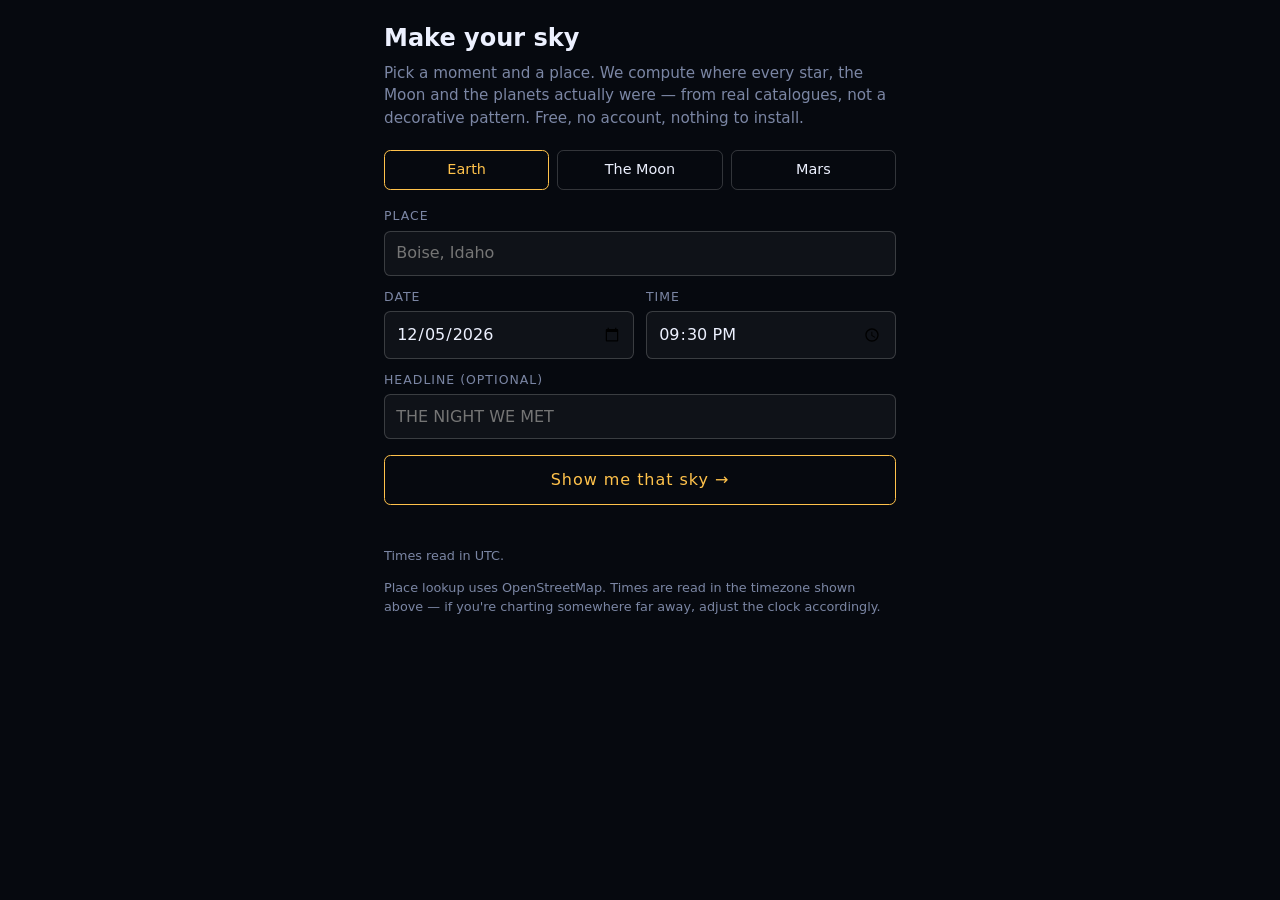
<file: make.html>
<!doctype html>
<html lang="en">
<head>
<meta charset="utf-8">
<meta name="viewport" content="width=device-width, initial-scale=1, viewport-fit=cover">
<title>Make your sky — Under This Sky</title>
<meta name="description" content="See the real night sky over any place on Earth, on any date. Astronomically accurate, interactive, free.">
<link rel="stylesheet" href="viewer/sky.css">
<style>
  .maker { max-width: 34rem; margin: 0 auto; padding: 1.25rem 1rem 2rem; }
  .maker h1 { font-size: 1.5rem; margin: 0 0 .35rem; }
  .maker .lede { color: var(--muted, #7B86A4); font-size: .95rem; line-height: 1.5;
                 margin: 0 0 1.25rem; }
  .fields { display: grid; gap: .75rem; }
  .row { display: grid; gap: .75rem; grid-template-columns: 1fr 1fr; }
  label { display: block; font-size: .78rem; letter-spacing: .08em;
          text-transform: uppercase; color: var(--muted, #7B86A4); margin-bottom: .3rem; }
  input[type=text], input[type=date], input[type=time] {
    width: 100%; box-sizing: border-box; font: inherit; font-size: 16px;
    padding: .6rem .7rem; border-radius: .4rem;
    border: 1px solid rgba(255,255,255,.18); background: rgba(255,255,255,.04);
    color: inherit;
  }
  .go { width: 100%; margin-top: 1rem; font: inherit; font-size: 1rem;
        padding: .75rem 1rem; border-radius: .4rem; cursor: pointer;
        border: 1px solid var(--accent, #FFC24B); background: transparent;
        color: var(--accent, #FFC24B); letter-spacing: .06em; }
  .go[disabled] { opacity: .55; cursor: progress; }
  .worlds { display: flex; gap: .5rem; margin: 0 0 1.1rem; }
  .wbtn { flex: 1; font: inherit; font-size: .9rem; padding: .5rem .4rem;
          border-radius: .4rem; cursor: pointer; color: inherit;
          border: 1px solid rgba(255,255,255,.18); background: transparent; }
  .wbtn.on { border-color: var(--accent, #FFC24B); color: var(--accent, #FFC24B); }
  select { width: 100%; box-sizing: border-box; font: inherit; font-size: 16px;
           padding: .6rem .7rem; border-radius: .4rem; color: inherit;
           border: 1px solid rgba(255,255,255,.18); background: rgba(20,24,40,.9); }
  .note { font-size: .8rem; color: var(--muted, #7B86A4); margin-top: .8rem;
          line-height: 1.5; }
  .err { color: #FF8A7A; font-size: .85rem; margin-top: .7rem; min-height: 1.2em; }
  #result { display: none; }
  .again { margin: 1.25rem auto 0; display: block; }
</style>
</head>
<body>

<div class="page maker" id="form">
  <h1>Make your sky</h1>
  <p class="lede">Pick a moment and a place. We compute where every star, the
  Moon and the planets actually were — from real catalogues, not a decorative
  pattern. Free, no account, nothing to install.</p>

  <div class="worlds" id="worlds">
    <button type="button" class="wbtn on" data-world="earth">Earth</button>
    <button type="button" class="wbtn" data-world="moon">The Moon</button>
    <button type="button" class="wbtn" data-world="mars">Mars</button>
  </div>

  <div class="fields">
    <div id="siteWrap" style="display:none">
      <label for="site">Landing site</label>
      <select id="site"></select>
    </div>
    <div id="placeWrap">
      <label for="place">Place</label>
      <input type="text" id="place" placeholder="Boise, Idaho" autocomplete="off">
    </div>
    <div class="row">
      <div>
        <label for="date">Date</label>
        <input type="date" id="date">
      </div>
      <div>
        <label for="tod">Time</label>
        <input type="time" id="tod" value="21:30">
      </div>
    </div>
    <div>
      <label for="title">Headline (optional)</label>
      <input type="text" id="title" placeholder="THE NIGHT WE MET" maxlength="40">
    </div>
  </div>

  <button class="go" id="go" type="button">Show me that sky →</button>
  <div class="err" id="err" role="status"></div>
  <p class="note" id="tznote"></p>
  <p class="note">Place lookup uses OpenStreetMap. Times are read in the
  timezone shown above — if you're charting somewhere far away, adjust the
  clock accordingly.</p>
</div>

<div class="page" id="result">
  <header class="keep">
    <div class="rule" aria-hidden="true"></div>
    <h1 id="rTitle">YOUR SKY</h1>
    <div class="occasion" id="rSub"></div>
    <div class="whereline">
      <span id="rPlace"></span>
      <span class="sep" aria-hidden="true">·</span>
      <span id="when"></span>
    </div>
  </header>

  <div class="stage">
    <div class="skywrap">
      <canvas id="sky" aria-label="Interactive star chart"></canvas>
      <div id="tip" role="status"></div>
    </div>
  </div>

  <div class="bar">
    <button id="labelsbtn" class="ctl" type="button" aria-pressed="false">Names</button>
    <input id="time" type="range" min="-360" max="360" step="5" value="0"
           aria-label="Time of night">
    <div class="clock" id="tlabel"></div>
  </div>
  <p class="hint">Drag to pan &middot; pinch to zoom &middot; tap a star</p>

  <section class="details">
    <h2 class="eyebrow">That night&rsquo;s sky</h2>
    <div id="strip" class="strip" aria-label="That night's sky"></div>
    <div id="stripnote" class="stripnote" role="status"></div>
  </section>

  <section class="plate">
    <div class="coords" id="rCoords"></div>
    <div class="events" id="rEvents"></div>
  </section>

  <footer>
    <button id="copybtn" class="ctl ghost" type="button">Copy link to this sky</button>
    <button class="ctl ghost again" id="again" type="button">Make another sky</button>
    <div class="prov">every star drawn from real catalogues &middot; positions
      computed in your browser</div>
    <div class="brand">want it on paper?
      <a href="https://nightshiftastroco.etsy.com" rel="noopener">Night Shift Astro Co.</a>
      prints this exact sky &middot; <a href="/">underthissky.net</a>
    </div>
  </footer>
</div>

<script src="viewer/ephem.js"></script>
<script src="viewer/worlds.js"></script>
<script src="viewer/make.js"></script>
</body>
</html>
</file>
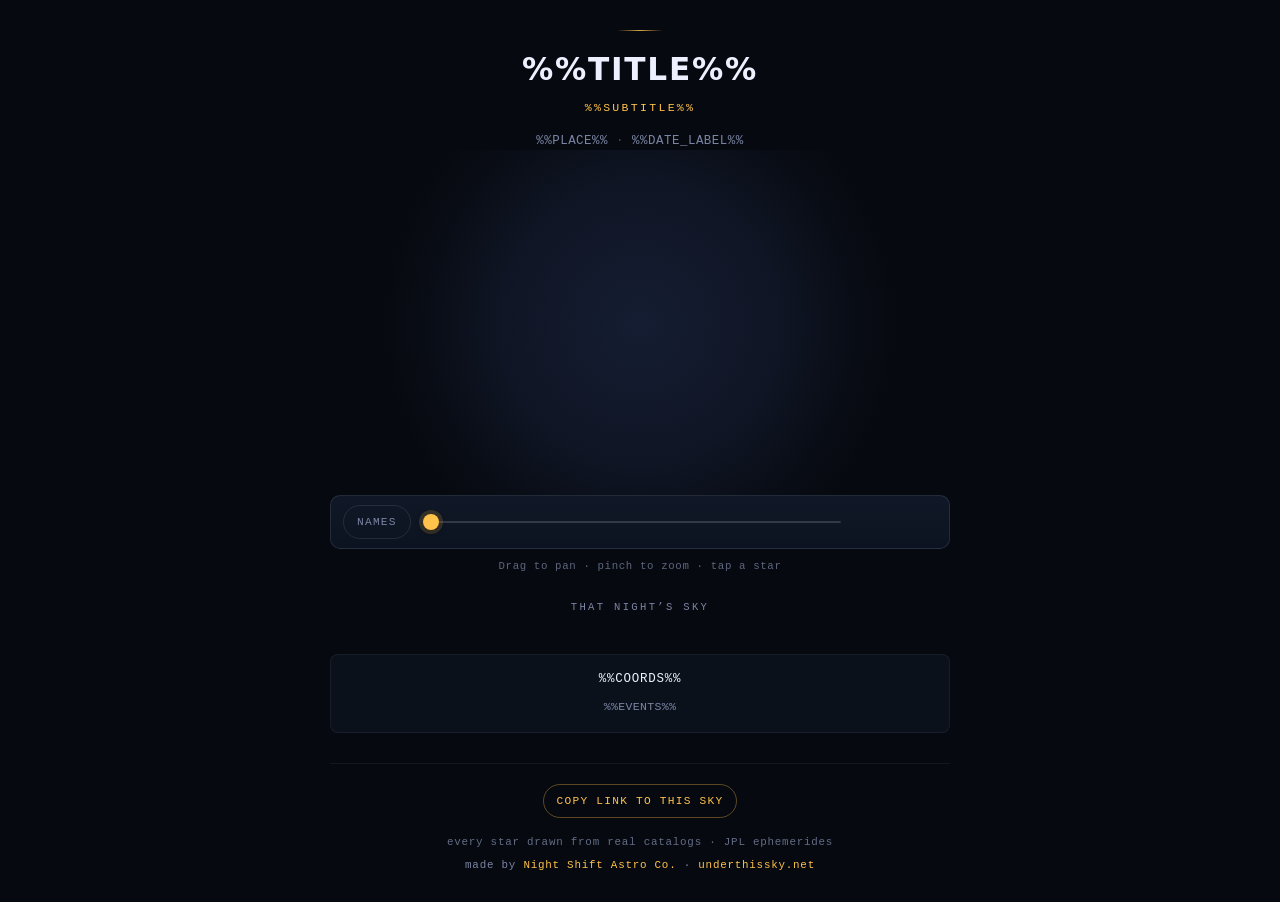
<file: viewer/template.html>
<!doctype html>
<html lang="en">
<head>
<meta charset="utf-8">
<meta name="viewport" content="width=device-width, initial-scale=1, viewport-fit=cover">
<title>%%TITLE%% — Under This Sky</title>
<meta name="description" content="The real night sky over %%PLACE%% — %%DATE_LABEL%%. Astronomically accurate, interactive.">
<meta name="robots" content="noindex">
<link rel="stylesheet" href="sky.css">
</head>
<body>
<div class="page">
  <header class="keep">
    <div class="rule" aria-hidden="true"></div>
    <h1>%%TITLE%%</h1>
    <div class="occasion">%%SUBTITLE%%</div>
    <div class="whereline">
      <span>%%PLACE%%</span>
      <span class="sep" aria-hidden="true">·</span>
      <span id="when">%%DATE_LABEL%%</span>
    </div>
  </header>

  <div class="stage">
    <div class="skywrap">
      <canvas id="sky" aria-label="Interactive star chart"></canvas>
      <div id="tip" role="status"></div>
    </div>
  </div>

  <div class="bar">
    <button id="labelsbtn" class="ctl" type="button" aria-pressed="false">Names</button>
    <input id="time" type="range" min="%%T_MIN%%" max="%%T_MAX%%" step="5" value="0"
           aria-label="Time of night">
    <div class="clock" id="tlabel"></div>
  </div>
  <p class="hint">Drag to pan &middot; pinch to zoom &middot; tap a star</p>

  <section class="details">
    <h2 class="eyebrow">That night&rsquo;s sky</h2>
    <div id="strip" class="strip" aria-label="That night's sky"></div>
    <div id="stripnote" class="stripnote" role="status"></div>
  </section>

  <section class="plate">
    <div class="coords">%%COORDS%%</div>
    <div class="events">%%EVENTS%%</div>
  </section>

  <footer>
    <button id="copybtn" class="ctl ghost" type="button">Copy link to this sky</button>
    <div class="prov">every star drawn from real catalogs &middot; JPL ephemerides</div>
    <div class="brand">made by
      <a href="https://nightshiftastroco.etsy.com" rel="noopener">Night Shift Astro Co.</a>
      &middot; <a href="https://underthissky.net">underthissky.net</a>
    </div>
  </footer>
</div>
<script>window.SKY = %%DATA%%;</script>
<script src="projection.js"></script>
<script src="sky.js"></script>
</body>
</html>
</file>
<file: s/obkqxfbf/sky.css>
/* Under This Sky — order page.
   One column on a ground deeper than the sky itself, so the chart reads as a
   lit porthole rather than a diagram: rim glow + horizon vignette do the work,
   gold is spent only on the occasion line, the cardinals and the controls.
   Same tokens and type stack as the landing page and the printed charts. */
:root {
  --abyss:  #06090F;   /* page ground — deeper than the sky disc */
  --void:   #0B1026;   /* the sky itself (matches print + landing) */
  --panel:  #101827;
  --panel2: #0C1320;
  --hair:   rgba(237, 241, 255, 0.10);
  --hair2:  rgba(237, 241, 255, 0.06);
  --dust:   #7B86A4;
  --star:   #EDF1FF;
  --gold:   #FFC24B;
  --sans: ui-sans-serif, system-ui, -apple-system, "Segoe UI", Roboto, sans-serif;
  --mono: ui-monospace, "SF Mono", Menlo, Consolas, monospace;
  --tap: 44px;
}
:root[data-theme="light"] {
  --abyss: #F4F5F8; --void: #FBFAF7; --panel: #FFFFFF; --panel2: #F7F7FA;
  --hair: rgba(32, 36, 46, 0.14); --hair2: rgba(32, 36, 46, 0.08);
  --dust: #6B7285; --star: #191D26; --gold: #9A6B10;
}

* { box-sizing: border-box; margin: 0; }
html { -webkit-text-size-adjust: 100%; }
body {
  min-height: 100dvh; background: var(--abyss); color: var(--star);
  font-family: var(--sans); font-size: 16px; line-height: 1.5;
  display: flex; flex-direction: column; align-items: center;
  padding: 0 16px calc(28px + env(safe-area-inset-bottom));
  overflow-x: hidden; touch-action: pan-y;
  -webkit-font-smoothing: antialiased;
}
.page { width: 100%; max-width: 620px; }

/* ---------------- keepsake header ---------------- */
.keep { text-align: center; padding: 30px 0 18px; }
.keep .rule {
  width: 46px; height: 1px; margin: 0 auto 20px;
  background: linear-gradient(90deg, transparent, var(--gold), transparent);
  opacity: 0.85;
}
.keep h1 {
  font-size: clamp(1.35rem, 5.6vw, 1.95rem); font-weight: 800;
  letter-spacing: 0.055em; text-transform: uppercase; text-wrap: balance;
  line-height: 1.18;
}
.keep .occasion {
  margin-top: 11px; color: var(--gold); font-family: var(--mono);
  font-size: 0.72rem; letter-spacing: 0.2em; text-transform: uppercase;
}
.keep .occasion:empty { display: none; }
.keep .whereline {
  margin-top: 16px; display: flex; justify-content: center; align-items: center;
  flex-wrap: wrap; gap: 8px;
  font-family: var(--mono); font-size: 0.78rem; color: var(--dust);
  letter-spacing: 0.04em; font-variant-numeric: tabular-nums;
}
.keep .whereline .sep { opacity: 0.5; }

/* ---------------- the sky stage ---------------- */
.stage { position: relative; }
.skywrap { position: relative; width: 100%; }
/* diffuse halo bleeding out from behind the disc (canvas is transparent
   outside the horizon circle, so this shows through) */
.skywrap::before {
  content: ""; position: absolute; inset: -6%; z-index: 0; pointer-events: none;
  background: radial-gradient(circle at 50% 50%,
    rgba(96, 128, 224, 0.17) 0%, rgba(96, 128, 224, 0.10) 36%,
    rgba(96, 128, 224, 0.03) 55%, rgba(6, 9, 15, 0) 68%);
}
:root[data-theme="light"] .skywrap::before {
  background: radial-gradient(circle at 50% 50%,
    rgba(32, 40, 70, 0.10) 0%, rgba(32, 40, 70, 0.04) 45%,
    rgba(32, 40, 70, 0) 66%);
}
#sky {
  position: relative; z-index: 1;
  display: block; width: 100%; height: auto; touch-action: none; cursor: grab;
}
#sky:active { cursor: grabbing; }
#tip {
  position: absolute; z-index: 3; display: none; pointer-events: none;
  background: color-mix(in srgb, var(--panel) 94%, transparent);
  border: 1px solid var(--hair); border-radius: 5px;
  padding: 7px 11px; font-size: 0.8rem; color: var(--star);
  font-family: var(--mono); white-space: nowrap;
  box-shadow: 0 6px 20px rgba(0, 0, 0, 0.45);
  transform: translate(-50%, -132%);
}
#tip .sub { color: var(--dust); font-size: 0.7rem; }

/* ---------------- control bar ---------------- */
.bar {
  margin-top: 16px; display: flex; align-items: center; gap: 12px;
  padding: 4px 12px; border: 1px solid var(--hair); border-radius: 10px;
  background: linear-gradient(180deg, var(--panel), var(--panel2));
}
.ctl {
  flex: none; min-height: 34px; padding: 0 13px; cursor: pointer;
  background: transparent; color: var(--dust);
  border: 1px solid var(--hair); border-radius: 999px;
  font-family: var(--mono); font-size: 0.7rem;
  letter-spacing: 0.11em; text-transform: uppercase;
}
.ctl:hover { color: var(--star); border-color: var(--hair); }
.ctl[aria-pressed="true"] {
  color: var(--gold); border-color: color-mix(in srgb, var(--gold) 46%, transparent);
  background: color-mix(in srgb, var(--gold) 9%, transparent);
}
.ctl:focus-visible, #sky:focus-visible { outline: 2px solid var(--gold); outline-offset: 2px; }
.bar .clock {
  flex: none; min-width: 84px; text-align: right;
  font-family: var(--mono); font-size: 0.86rem; color: var(--gold);
  font-variant-numeric: tabular-nums; letter-spacing: 0.02em;
}
.bar input[type="range"] {
  flex: 1; min-width: 0; height: var(--tap); margin: 0;
  -webkit-appearance: none; appearance: none; background: transparent;
}
.bar input[type="range"]::-webkit-slider-runnable-track {
  height: 2px; border-radius: 2px;
  background: color-mix(in srgb, var(--star) 16%, transparent);
}
.bar input[type="range"]::-webkit-slider-thumb {
  -webkit-appearance: none; width: 16px; height: 16px; margin-top: -7px;
  border: none; border-radius: 50%; background: var(--gold);
  box-shadow: 0 0 0 4px color-mix(in srgb, var(--gold) 16%, transparent),
              0 2px 6px rgba(0, 0, 0, 0.5);
}
.bar input[type="range"]::-moz-range-track {
  height: 2px; border-radius: 2px;
  background: color-mix(in srgb, var(--star) 16%, transparent);
}
.bar input[type="range"]::-moz-range-thumb {
  width: 16px; height: 16px; border: none; border-radius: 50%;
  background: var(--gold);
  box-shadow: 0 0 0 4px color-mix(in srgb, var(--gold) 16%, transparent);
}
.hint {
  margin-top: 9px; text-align: center; color: var(--dust);
  font-family: var(--mono); font-size: 0.67rem; letter-spacing: 0.06em;
  opacity: 0.75;
}

/* ---------------- detail cards ---------------- */
.details { margin-top: 26px; }
.eyebrow {
  text-align: center; color: var(--dust); font-family: var(--mono);
  font-size: 0.66rem; font-weight: 400; letter-spacing: 0.22em;
  text-transform: uppercase;
}
.strip {
  margin-top: 12px; display: flex; flex-wrap: wrap; justify-content: center;
  gap: 8px;
}
.card {
  flex: none; display: inline-flex; align-items: center; gap: 8px;
  min-height: 40px; padding: 8px 14px 8px 11px; cursor: pointer;
  border: 1px solid var(--hair); border-radius: 999px;
  background: linear-gradient(180deg, var(--panel), var(--panel2));
  color: var(--star); font-size: 0.79rem; font-family: var(--sans);
  letter-spacing: 0.005em; white-space: nowrap;
  transition: border-color 140ms ease, transform 140ms ease;
}
.card:hover { border-color: color-mix(in srgb, var(--gold) 34%, transparent); }
.card:active { transform: scale(0.975); }
.card .ico {
  flex: none; display: inline-flex; align-items: center; justify-content: center;
  width: 20px; height: 20px; color: var(--gold);
  font-size: 0.94rem; line-height: 1;
}
.card .ico svg { display: block; }
.stripnote {
  display: none; margin: 14px auto 0; max-width: 34rem;
  padding: 12px 14px; border: 1px solid var(--hair); border-radius: 8px;
  border-left: 2px solid var(--gold);
  background: linear-gradient(180deg, var(--panel), var(--panel2));
  color: var(--dust); font-size: 0.82rem; line-height: 1.55;
}
.stripnote b { color: var(--star); font-weight: 600; }

/* ---------------- provenance plate ---------------- */
.plate {
  margin-top: 26px; padding: 15px 16px; text-align: center;
  border: 1px solid var(--hair2); border-radius: 8px;
  background: color-mix(in srgb, var(--panel) 55%, transparent);
  font-family: var(--mono);
}
.plate .coords {
  color: var(--star); font-size: 0.78rem; letter-spacing: 0.06em;
  font-variant-numeric: tabular-nums;
}
.plate .events {
  margin-top: 9px; color: var(--dust); font-size: 0.72rem;
  letter-spacing: 0.03em; line-height: 1.7;
}

/* ---------------- footer ---------------- */
footer {
  margin-top: 30px; padding-top: 20px; border-top: 1px solid var(--hair2);
  text-align: center; color: var(--dust);
  font-family: var(--mono); font-size: 0.68rem; letter-spacing: 0.07em;
}
footer .ghost { color: var(--gold); border-color: color-mix(in srgb, var(--gold) 34%, transparent); }
footer .ghost:hover { background: color-mix(in srgb, var(--gold) 10%, transparent); color: var(--gold); }
footer .prov { margin-top: 16px; opacity: 0.8; }
footer .brand { margin-top: 7px; }
footer a { color: var(--gold); text-decoration: none; }
footer a:hover { text-decoration: underline; }

/* ---------------- load reveal (motion-gated) ---------------- */
@media (prefers-reduced-motion: no-preference) {
  @keyframes uts-rise { from { opacity: 0; transform: translateY(10px); } }
  @keyframes uts-bloom { from { opacity: 0; transform: scale(0.965); } }
  .stage   { animation: uts-bloom 820ms 40ms cubic-bezier(.2,.72,.2,1) both; }
  .keep    { animation: uts-rise 620ms 300ms cubic-bezier(.2,.72,.2,1) both; }
  .bar,
  .hint    { animation: uts-rise 560ms 440ms cubic-bezier(.2,.72,.2,1) both; }
  .details { animation: uts-rise 560ms 540ms cubic-bezier(.2,.72,.2,1) both; }
  .plate,
  footer   { animation: uts-rise 560ms 640ms cubic-bezier(.2,.72,.2,1) both; }
  #tip { transition: opacity 120ms ease; }
}
</file>
<file: s/ss4ahape/sky.css>
/* Under This Sky — order page.
   One column on a ground deeper than the sky itself, so the chart reads as a
   lit porthole rather than a diagram: rim glow + horizon vignette do the work,
   gold is spent only on the occasion line, the cardinals and the controls.
   Same tokens and type stack as the landing page and the printed charts. */
:root {
  --abyss:  #06090F;   /* page ground — deeper than the sky disc */
  --void:   #0B1026;   /* the sky itself (matches print + landing) */
  --panel:  #101827;
  --panel2: #0C1320;
  --hair:   rgba(237, 241, 255, 0.10);
  --hair2:  rgba(237, 241, 255, 0.06);
  --dust:   #7B86A4;
  --star:   #EDF1FF;
  --gold:   #FFC24B;
  --sans: ui-sans-serif, system-ui, -apple-system, "Segoe UI", Roboto, sans-serif;
  --mono: ui-monospace, "SF Mono", Menlo, Consolas, monospace;
  --tap: 44px;
}
:root[data-theme="light"] {
  --abyss: #F4F5F8; --void: #FBFAF7; --panel: #FFFFFF; --panel2: #F7F7FA;
  --hair: rgba(32, 36, 46, 0.14); --hair2: rgba(32, 36, 46, 0.08);
  --dust: #6B7285; --star: #191D26; --gold: #9A6B10;
}

* { box-sizing: border-box; margin: 0; }
html { -webkit-text-size-adjust: 100%; }
body {
  min-height: 100dvh; background: var(--abyss); color: var(--star);
  font-family: var(--sans); font-size: 16px; line-height: 1.5;
  display: flex; flex-direction: column; align-items: center;
  padding: 0 16px calc(28px + env(safe-area-inset-bottom));
  overflow-x: hidden; touch-action: pan-y;
  -webkit-font-smoothing: antialiased;
}
.page { width: 100%; max-width: 620px; }

/* ---------------- keepsake header ---------------- */
.keep { text-align: center; padding: 30px 0 18px; }
.keep .rule {
  width: 46px; height: 1px; margin: 0 auto 20px;
  background: linear-gradient(90deg, transparent, var(--gold), transparent);
  opacity: 0.85;
}
.keep h1 {
  font-size: clamp(1.35rem, 5.6vw, 1.95rem); font-weight: 800;
  letter-spacing: 0.055em; text-transform: uppercase; text-wrap: balance;
  line-height: 1.18;
}
.keep .occasion {
  margin-top: 11px; color: var(--gold); font-family: var(--mono);
  font-size: 0.72rem; letter-spacing: 0.2em; text-transform: uppercase;
}
.keep .occasion:empty { display: none; }
.keep .whereline {
  margin-top: 16px; display: flex; justify-content: center; align-items: center;
  flex-wrap: wrap; gap: 8px;
  font-family: var(--mono); font-size: 0.78rem; color: var(--dust);
  letter-spacing: 0.04em; font-variant-numeric: tabular-nums;
}
.keep .whereline .sep { opacity: 0.5; }

/* ---------------- the sky stage ---------------- */
.stage { position: relative; }
.skywrap { position: relative; width: 100%; }
/* diffuse halo bleeding out from behind the disc (canvas is transparent
   outside the horizon circle, so this shows through) */
.skywrap::before {
  content: ""; position: absolute; inset: -6%; z-index: 0; pointer-events: none;
  background: radial-gradient(circle at 50% 50%,
    rgba(96, 128, 224, 0.17) 0%, rgba(96, 128, 224, 0.10) 36%,
    rgba(96, 128, 224, 0.03) 55%, rgba(6, 9, 15, 0) 68%);
}
:root[data-theme="light"] .skywrap::before {
  background: radial-gradient(circle at 50% 50%,
    rgba(32, 40, 70, 0.10) 0%, rgba(32, 40, 70, 0.04) 45%,
    rgba(32, 40, 70, 0) 66%);
}
#sky {
  position: relative; z-index: 1;
  display: block; width: 100%; height: auto; touch-action: none; cursor: grab;
}
#sky:active { cursor: grabbing; }
#tip {
  position: absolute; z-index: 3; display: none; pointer-events: none;
  background: color-mix(in srgb, var(--panel) 94%, transparent);
  border: 1px solid var(--hair); border-radius: 5px;
  padding: 7px 11px; font-size: 0.8rem; color: var(--star);
  font-family: var(--mono); white-space: nowrap;
  box-shadow: 0 6px 20px rgba(0, 0, 0, 0.45);
  transform: translate(-50%, -132%);
}
#tip .sub { color: var(--dust); font-size: 0.7rem; }

/* ---------------- control bar ---------------- */
.bar {
  margin-top: 16px; display: flex; align-items: center; gap: 12px;
  padding: 4px 12px; border: 1px solid var(--hair); border-radius: 10px;
  background: linear-gradient(180deg, var(--panel), var(--panel2));
}
.ctl {
  flex: none; min-height: 34px; padding: 0 13px; cursor: pointer;
  background: transparent; color: var(--dust);
  border: 1px solid var(--hair); border-radius: 999px;
  font-family: var(--mono); font-size: 0.7rem;
  letter-spacing: 0.11em; text-transform: uppercase;
}
.ctl:hover { color: var(--star); border-color: var(--hair); }
.ctl[aria-pressed="true"] {
  color: var(--gold); border-color: color-mix(in srgb, var(--gold) 46%, transparent);
  background: color-mix(in srgb, var(--gold) 9%, transparent);
}
.ctl:focus-visible, #sky:focus-visible { outline: 2px solid var(--gold); outline-offset: 2px; }
.bar .clock {
  flex: none; min-width: 84px; text-align: right;
  font-family: var(--mono); font-size: 0.86rem; color: var(--gold);
  font-variant-numeric: tabular-nums; letter-spacing: 0.02em;
}
.bar input[type="range"] {
  flex: 1; min-width: 0; height: var(--tap); margin: 0;
  -webkit-appearance: none; appearance: none; background: transparent;
}
.bar input[type="range"]::-webkit-slider-runnable-track {
  height: 2px; border-radius: 2px;
  background: color-mix(in srgb, var(--star) 16%, transparent);
}
.bar input[type="range"]::-webkit-slider-thumb {
  -webkit-appearance: none; width: 16px; height: 16px; margin-top: -7px;
  border: none; border-radius: 50%; background: var(--gold);
  box-shadow: 0 0 0 4px color-mix(in srgb, var(--gold) 16%, transparent),
              0 2px 6px rgba(0, 0, 0, 0.5);
}
.bar input[type="range"]::-moz-range-track {
  height: 2px; border-radius: 2px;
  background: color-mix(in srgb, var(--star) 16%, transparent);
}
.bar input[type="range"]::-moz-range-thumb {
  width: 16px; height: 16px; border: none; border-radius: 50%;
  background: var(--gold);
  box-shadow: 0 0 0 4px color-mix(in srgb, var(--gold) 16%, transparent);
}
.hint {
  margin-top: 9px; text-align: center; color: var(--dust);
  font-family: var(--mono); font-size: 0.67rem; letter-spacing: 0.06em;
  opacity: 0.75;
}

/* ---------------- detail cards ---------------- */
.details { margin-top: 26px; }
.eyebrow {
  text-align: center; color: var(--dust); font-family: var(--mono);
  font-size: 0.66rem; font-weight: 400; letter-spacing: 0.22em;
  text-transform: uppercase;
}
.strip {
  margin-top: 12px; display: flex; flex-wrap: wrap; justify-content: center;
  gap: 8px;
}
.card {
  flex: none; display: inline-flex; align-items: center; gap: 8px;
  min-height: 40px; padding: 8px 14px 8px 11px; cursor: pointer;
  border: 1px solid var(--hair); border-radius: 999px;
  background: linear-gradient(180deg, var(--panel), var(--panel2));
  color: var(--star); font-size: 0.79rem; font-family: var(--sans);
  letter-spacing: 0.005em; white-space: nowrap;
  transition: border-color 140ms ease, transform 140ms ease;
}
.card:hover { border-color: color-mix(in srgb, var(--gold) 34%, transparent); }
.card:active { transform: scale(0.975); }
.card .ico {
  flex: none; display: inline-flex; align-items: center; justify-content: center;
  width: 20px; height: 20px; color: var(--gold);
  font-size: 0.94rem; line-height: 1;
}
.card .ico svg { display: block; }
.stripnote {
  display: none; margin: 14px auto 0; max-width: 34rem;
  padding: 12px 14px; border: 1px solid var(--hair); border-radius: 8px;
  border-left: 2px solid var(--gold);
  background: linear-gradient(180deg, var(--panel), var(--panel2));
  color: var(--dust); font-size: 0.82rem; line-height: 1.55;
}
.stripnote b { color: var(--star); font-weight: 600; }

/* ---------------- provenance plate ---------------- */
.plate {
  margin-top: 26px; padding: 15px 16px; text-align: center;
  border: 1px solid var(--hair2); border-radius: 8px;
  background: color-mix(in srgb, var(--panel) 55%, transparent);
  font-family: var(--mono);
}
.plate .coords {
  color: var(--star); font-size: 0.78rem; letter-spacing: 0.06em;
  font-variant-numeric: tabular-nums;
}
.plate .events {
  margin-top: 9px; color: var(--dust); font-size: 0.72rem;
  letter-spacing: 0.03em; line-height: 1.7;
}

/* ---------------- footer ---------------- */
footer {
  margin-top: 30px; padding-top: 20px; border-top: 1px solid var(--hair2);
  text-align: center; color: var(--dust);
  font-family: var(--mono); font-size: 0.68rem; letter-spacing: 0.07em;
}
footer .ghost { color: var(--gold); border-color: color-mix(in srgb, var(--gold) 34%, transparent); }
footer .ghost:hover { background: color-mix(in srgb, var(--gold) 10%, transparent); color: var(--gold); }
footer .prov { margin-top: 16px; opacity: 0.8; }
footer .brand { margin-top: 7px; }
footer a { color: var(--gold); text-decoration: none; }
footer a:hover { text-decoration: underline; }

/* ---------------- load reveal (motion-gated) ---------------- */
@media (prefers-reduced-motion: no-preference) {
  @keyframes uts-rise { from { opacity: 0; transform: translateY(10px); } }
  @keyframes uts-bloom { from { opacity: 0; transform: scale(0.965); } }
  .stage   { animation: uts-bloom 820ms 40ms cubic-bezier(.2,.72,.2,1) both; }
  .keep    { animation: uts-rise 620ms 300ms cubic-bezier(.2,.72,.2,1) both; }
  .bar,
  .hint    { animation: uts-rise 560ms 440ms cubic-bezier(.2,.72,.2,1) both; }
  .details { animation: uts-rise 560ms 540ms cubic-bezier(.2,.72,.2,1) both; }
  .plate,
  footer   { animation: uts-rise 560ms 640ms cubic-bezier(.2,.72,.2,1) both; }
  #tip { transition: opacity 120ms ease; }
}
</file>
<file: viewer/sky.css>
/* Under This Sky — order page.
   One column on a ground deeper than the sky itself, so the chart reads as a
   lit porthole rather than a diagram: rim glow + horizon vignette do the work,
   gold is spent only on the occasion line, the cardinals and the controls.
   Same tokens and type stack as the landing page and the printed charts. */
:root {
  --abyss:  #06090F;   /* page ground — deeper than the sky disc */
  --void:   #0B1026;   /* the sky itself (matches print + landing) */
  --panel:  #101827;
  --panel2: #0C1320;
  --hair:   rgba(237, 241, 255, 0.10);
  --hair2:  rgba(237, 241, 255, 0.06);
  --dust:   #7B86A4;
  --star:   #EDF1FF;
  --gold:   #FFC24B;
  --sans: ui-sans-serif, system-ui, -apple-system, "Segoe UI", Roboto, sans-serif;
  --mono: ui-monospace, "SF Mono", Menlo, Consolas, monospace;
  --tap: 44px;
}
:root[data-theme="light"] {
  --abyss: #F4F5F8; --void: #FBFAF7; --panel: #FFFFFF; --panel2: #F7F7FA;
  --hair: rgba(32, 36, 46, 0.14); --hair2: rgba(32, 36, 46, 0.08);
  --dust: #6B7285; --star: #191D26; --gold: #9A6B10;
}

* { box-sizing: border-box; margin: 0; }
html { -webkit-text-size-adjust: 100%; }
body {
  min-height: 100dvh; background: var(--abyss); color: var(--star);
  font-family: var(--sans); font-size: 16px; line-height: 1.5;
  display: flex; flex-direction: column; align-items: center;
  padding: 0 16px calc(28px + env(safe-area-inset-bottom));
  overflow-x: hidden; touch-action: pan-y;
  -webkit-font-smoothing: antialiased;
}
.page { width: 100%; max-width: 620px; }

/* ---------------- keepsake header ---------------- */
.keep { text-align: center; padding: 30px 0 18px; }
.keep .rule {
  width: 46px; height: 1px; margin: 0 auto 20px;
  background: linear-gradient(90deg, transparent, var(--gold), transparent);
  opacity: 0.85;
}
.keep h1 {
  font-size: clamp(1.35rem, 5.6vw, 1.95rem); font-weight: 800;
  letter-spacing: 0.055em; text-transform: uppercase; text-wrap: balance;
  line-height: 1.18;
}
.keep .occasion {
  margin-top: 11px; color: var(--gold); font-family: var(--mono);
  font-size: 0.72rem; letter-spacing: 0.2em; text-transform: uppercase;
}
.keep .occasion:empty { display: none; }
.keep .whereline {
  margin-top: 16px; display: flex; justify-content: center; align-items: center;
  flex-wrap: wrap; gap: 8px;
  font-family: var(--mono); font-size: 0.78rem; color: var(--dust);
  letter-spacing: 0.04em; font-variant-numeric: tabular-nums;
}
.keep .whereline .sep { opacity: 0.5; }

/* ---------------- the sky stage ---------------- */
.stage { position: relative; }
.skywrap { position: relative; width: 100%; }
/* diffuse halo bleeding out from behind the disc (canvas is transparent
   outside the horizon circle, so this shows through) */
.skywrap::before {
  content: ""; position: absolute; inset: -6%; z-index: 0; pointer-events: none;
  background: radial-gradient(circle at 50% 50%,
    rgba(96, 128, 224, 0.17) 0%, rgba(96, 128, 224, 0.10) 36%,
    rgba(96, 128, 224, 0.03) 55%, rgba(6, 9, 15, 0) 68%);
}
:root[data-theme="light"] .skywrap::before {
  background: radial-gradient(circle at 50% 50%,
    rgba(32, 40, 70, 0.10) 0%, rgba(32, 40, 70, 0.04) 45%,
    rgba(32, 40, 70, 0) 66%);
}
#sky {
  position: relative; z-index: 1;
  display: block; width: 100%; height: auto; touch-action: none; cursor: grab;
}
#sky:active { cursor: grabbing; }
#tip {
  position: absolute; z-index: 3; display: none; pointer-events: none;
  background: color-mix(in srgb, var(--panel) 94%, transparent);
  border: 1px solid var(--hair); border-radius: 5px;
  padding: 7px 11px; font-size: 0.8rem; color: var(--star);
  font-family: var(--mono); white-space: nowrap;
  box-shadow: 0 6px 20px rgba(0, 0, 0, 0.45);
  transform: translate(-50%, -132%);
}
#tip .sub { color: var(--dust); font-size: 0.7rem; }

/* ---------------- control bar ---------------- */
.bar {
  margin-top: 16px; display: flex; align-items: center; gap: 12px;
  padding: 4px 12px; border: 1px solid var(--hair); border-radius: 10px;
  background: linear-gradient(180deg, var(--panel), var(--panel2));
}
.ctl {
  flex: none; min-height: 34px; padding: 0 13px; cursor: pointer;
  background: transparent; color: var(--dust);
  border: 1px solid var(--hair); border-radius: 999px;
  font-family: var(--mono); font-size: 0.7rem;
  letter-spacing: 0.11em; text-transform: uppercase;
}
.ctl:hover { color: var(--star); border-color: var(--hair); }
.ctl[aria-pressed="true"] {
  color: var(--gold); border-color: color-mix(in srgb, var(--gold) 46%, transparent);
  background: color-mix(in srgb, var(--gold) 9%, transparent);
}
.ctl:focus-visible, #sky:focus-visible { outline: 2px solid var(--gold); outline-offset: 2px; }
.bar .clock {
  flex: none; min-width: 84px; text-align: right;
  font-family: var(--mono); font-size: 0.86rem; color: var(--gold);
  font-variant-numeric: tabular-nums; letter-spacing: 0.02em;
}
.bar input[type="range"] {
  flex: 1; min-width: 0; height: var(--tap); margin: 0;
  -webkit-appearance: none; appearance: none; background: transparent;
}
.bar input[type="range"]::-webkit-slider-runnable-track {
  height: 2px; border-radius: 2px;
  background: color-mix(in srgb, var(--star) 16%, transparent);
}
.bar input[type="range"]::-webkit-slider-thumb {
  -webkit-appearance: none; width: 16px; height: 16px; margin-top: -7px;
  border: none; border-radius: 50%; background: var(--gold);
  box-shadow: 0 0 0 4px color-mix(in srgb, var(--gold) 16%, transparent),
              0 2px 6px rgba(0, 0, 0, 0.5);
}
.bar input[type="range"]::-moz-range-track {
  height: 2px; border-radius: 2px;
  background: color-mix(in srgb, var(--star) 16%, transparent);
}
.bar input[type="range"]::-moz-range-thumb {
  width: 16px; height: 16px; border: none; border-radius: 50%;
  background: var(--gold);
  box-shadow: 0 0 0 4px color-mix(in srgb, var(--gold) 16%, transparent);
}
.hint {
  margin-top: 9px; text-align: center; color: var(--dust);
  font-family: var(--mono); font-size: 0.67rem; letter-spacing: 0.06em;
  opacity: 0.75;
}

/* ---------------- detail cards ---------------- */
.details { margin-top: 26px; }
.eyebrow {
  text-align: center; color: var(--dust); font-family: var(--mono);
  font-size: 0.66rem; font-weight: 400; letter-spacing: 0.22em;
  text-transform: uppercase;
}
.strip {
  margin-top: 12px; display: flex; flex-wrap: wrap; justify-content: center;
  gap: 8px;
}
.card {
  flex: none; display: inline-flex; align-items: center; gap: 8px;
  min-height: 40px; padding: 8px 14px 8px 11px; cursor: pointer;
  border: 1px solid var(--hair); border-radius: 999px;
  background: linear-gradient(180deg, var(--panel), var(--panel2));
  color: var(--star); font-size: 0.79rem; font-family: var(--sans);
  letter-spacing: 0.005em; white-space: nowrap;
  transition: border-color 140ms ease, transform 140ms ease;
}
.card:hover { border-color: color-mix(in srgb, var(--gold) 34%, transparent); }
.card:active { transform: scale(0.975); }
.card .ico {
  flex: none; display: inline-flex; align-items: center; justify-content: center;
  width: 20px; height: 20px; color: var(--gold);
  font-size: 0.94rem; line-height: 1;
}
.card .ico svg { display: block; }
.stripnote {
  display: none; margin: 14px auto 0; max-width: 34rem;
  padding: 12px 14px; border: 1px solid var(--hair); border-radius: 8px;
  border-left: 2px solid var(--gold);
  background: linear-gradient(180deg, var(--panel), var(--panel2));
  color: var(--dust); font-size: 0.82rem; line-height: 1.55;
}
.stripnote b { color: var(--star); font-weight: 600; }

/* ---------------- provenance plate ---------------- */
.plate {
  margin-top: 26px; padding: 15px 16px; text-align: center;
  border: 1px solid var(--hair2); border-radius: 8px;
  background: color-mix(in srgb, var(--panel) 55%, transparent);
  font-family: var(--mono);
}
.plate .coords {
  color: var(--star); font-size: 0.78rem; letter-spacing: 0.06em;
  font-variant-numeric: tabular-nums;
}
.plate .events {
  margin-top: 9px; color: var(--dust); font-size: 0.72rem;
  letter-spacing: 0.03em; line-height: 1.7;
}

/* ---------------- footer ---------------- */
footer {
  margin-top: 30px; padding-top: 20px; border-top: 1px solid var(--hair2);
  text-align: center; color: var(--dust);
  font-family: var(--mono); font-size: 0.68rem; letter-spacing: 0.07em;
}
footer .ghost { color: var(--gold); border-color: color-mix(in srgb, var(--gold) 34%, transparent); }
footer .ghost:hover { background: color-mix(in srgb, var(--gold) 10%, transparent); color: var(--gold); }
footer .prov { margin-top: 16px; opacity: 0.8; }
footer .brand { margin-top: 7px; }
footer a { color: var(--gold); text-decoration: none; }
footer a:hover { text-decoration: underline; }

/* ---------------- load reveal (motion-gated) ---------------- */
@media (prefers-reduced-motion: no-preference) {
  @keyframes uts-rise { from { opacity: 0; transform: translateY(10px); } }
  @keyframes uts-bloom { from { opacity: 0; transform: scale(0.965); } }
  .stage   { animation: uts-bloom 820ms 40ms cubic-bezier(.2,.72,.2,1) both; }
  .keep    { animation: uts-rise 620ms 300ms cubic-bezier(.2,.72,.2,1) both; }
  .bar,
  .hint    { animation: uts-rise 560ms 440ms cubic-bezier(.2,.72,.2,1) both; }
  .details { animation: uts-rise 560ms 540ms cubic-bezier(.2,.72,.2,1) both; }
  .plate,
  footer   { animation: uts-rise 560ms 640ms cubic-bezier(.2,.72,.2,1) both; }
  #tip { transition: opacity 120ms ease; }
}
</file>
